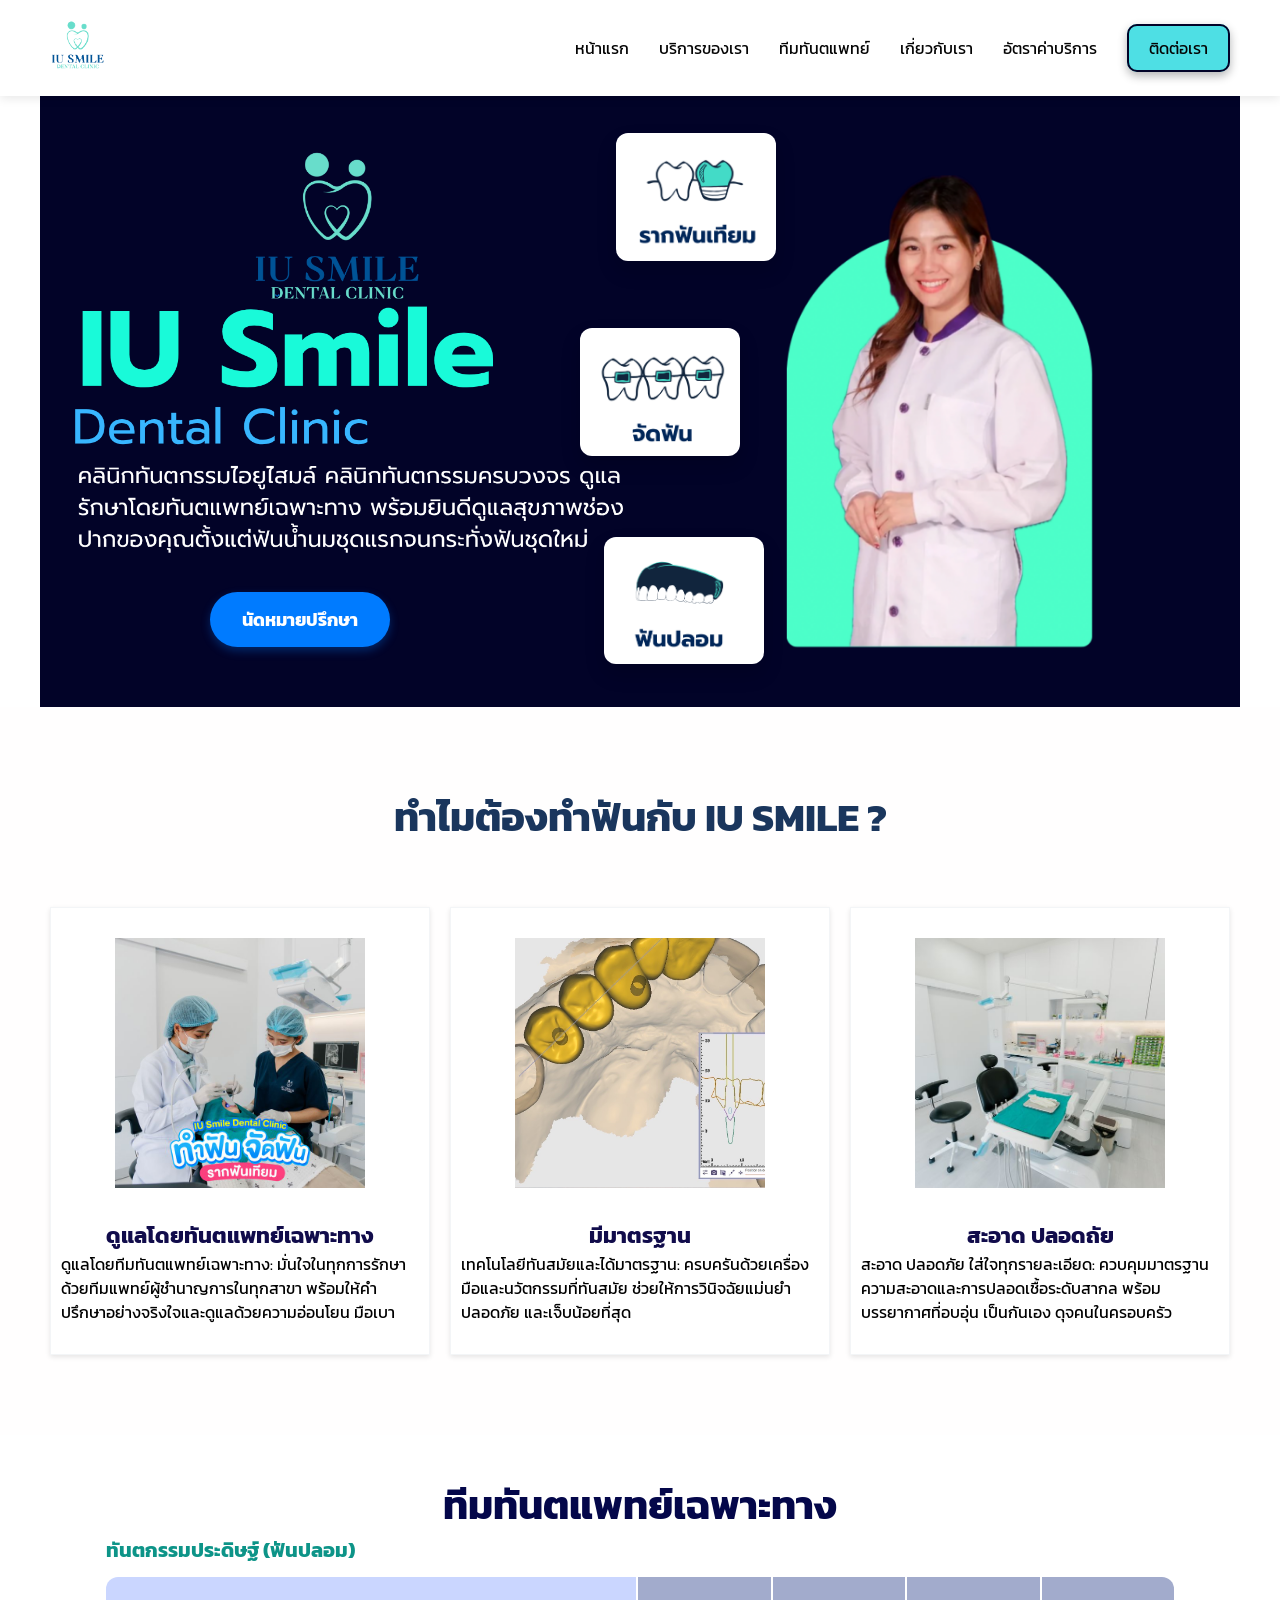
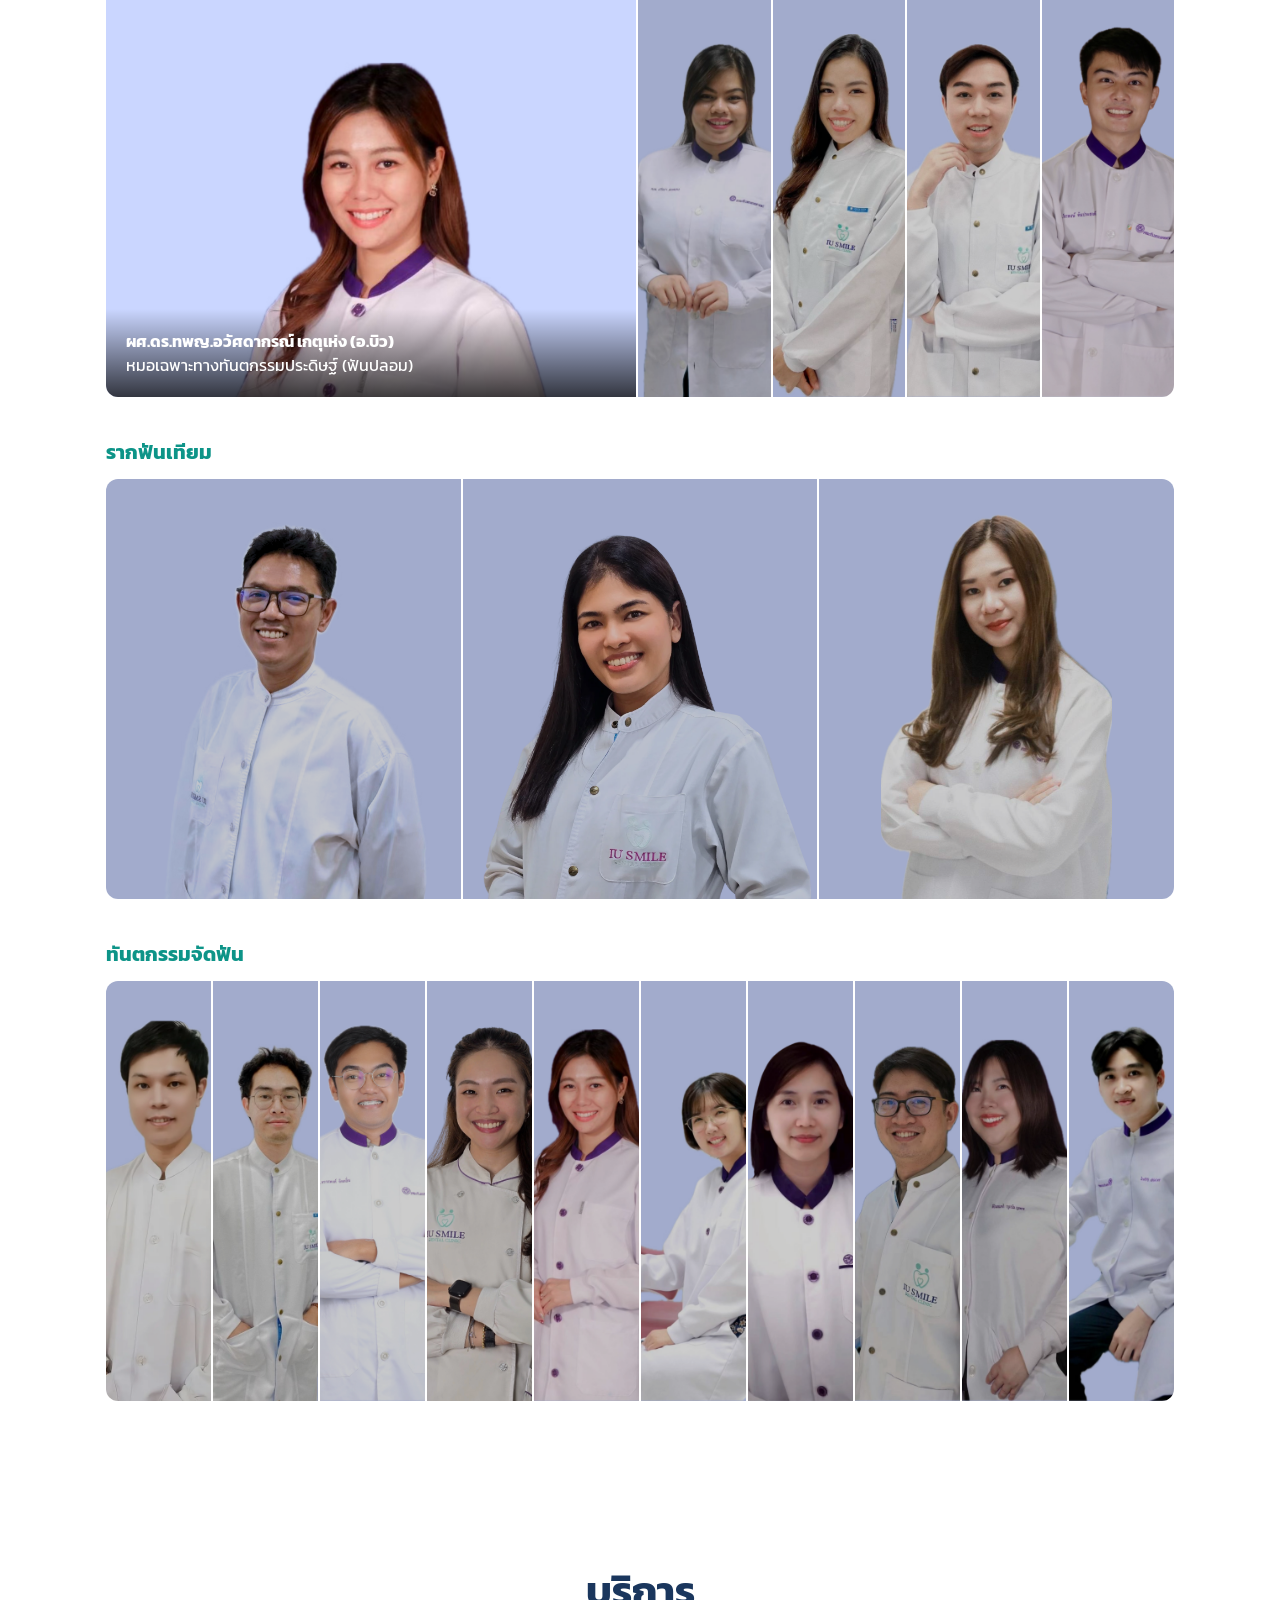
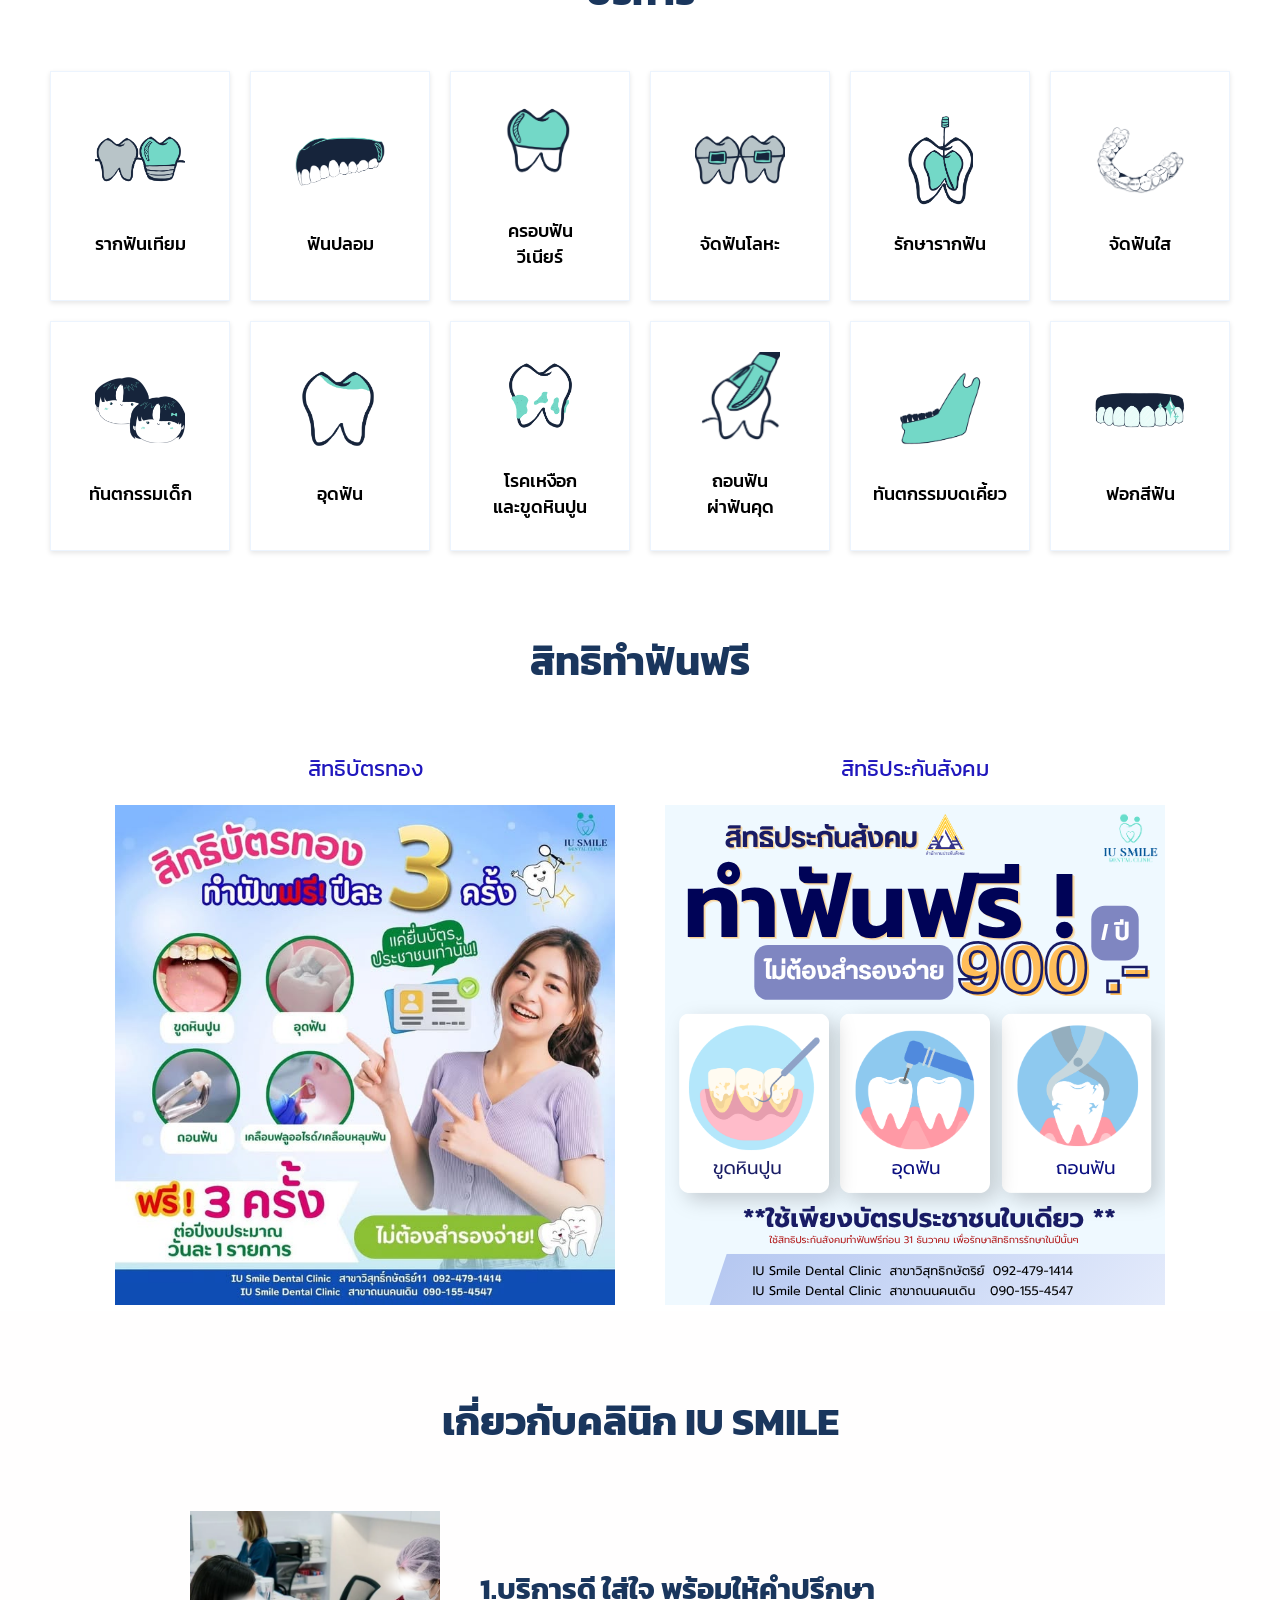
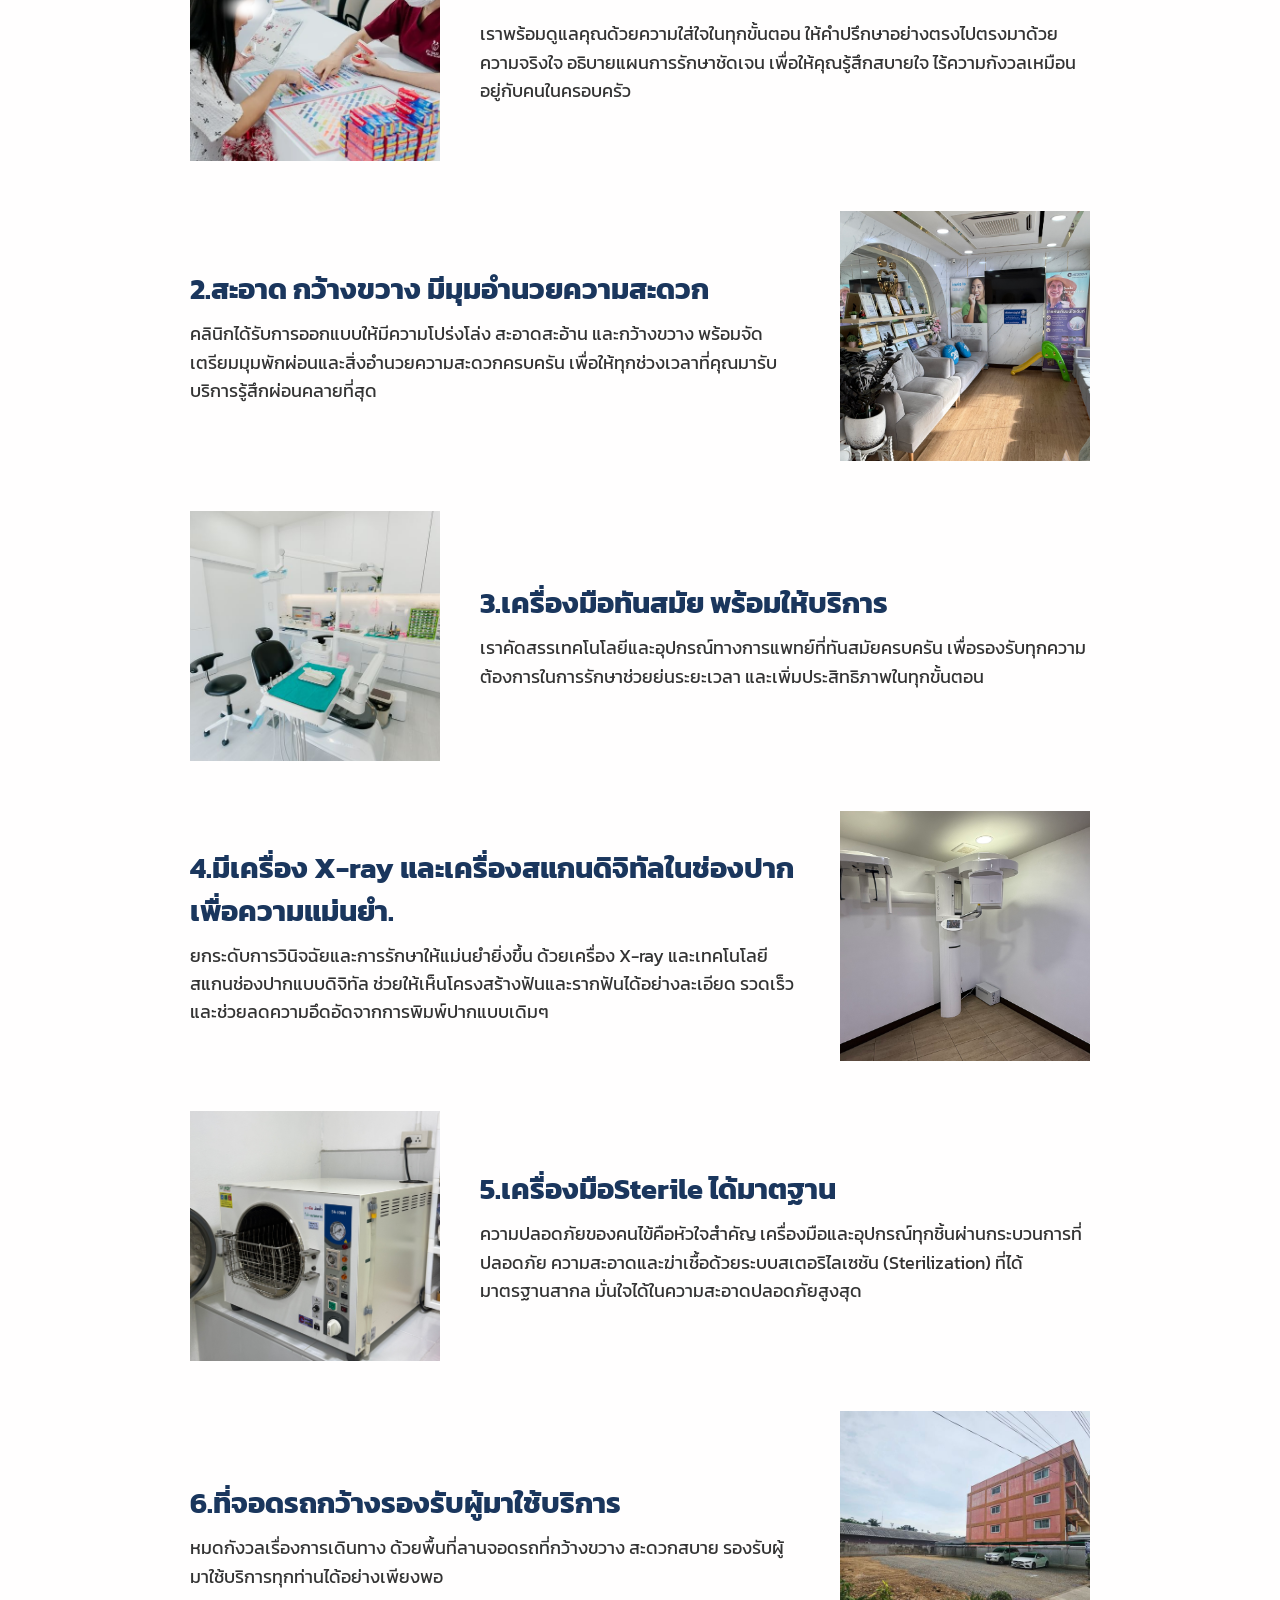
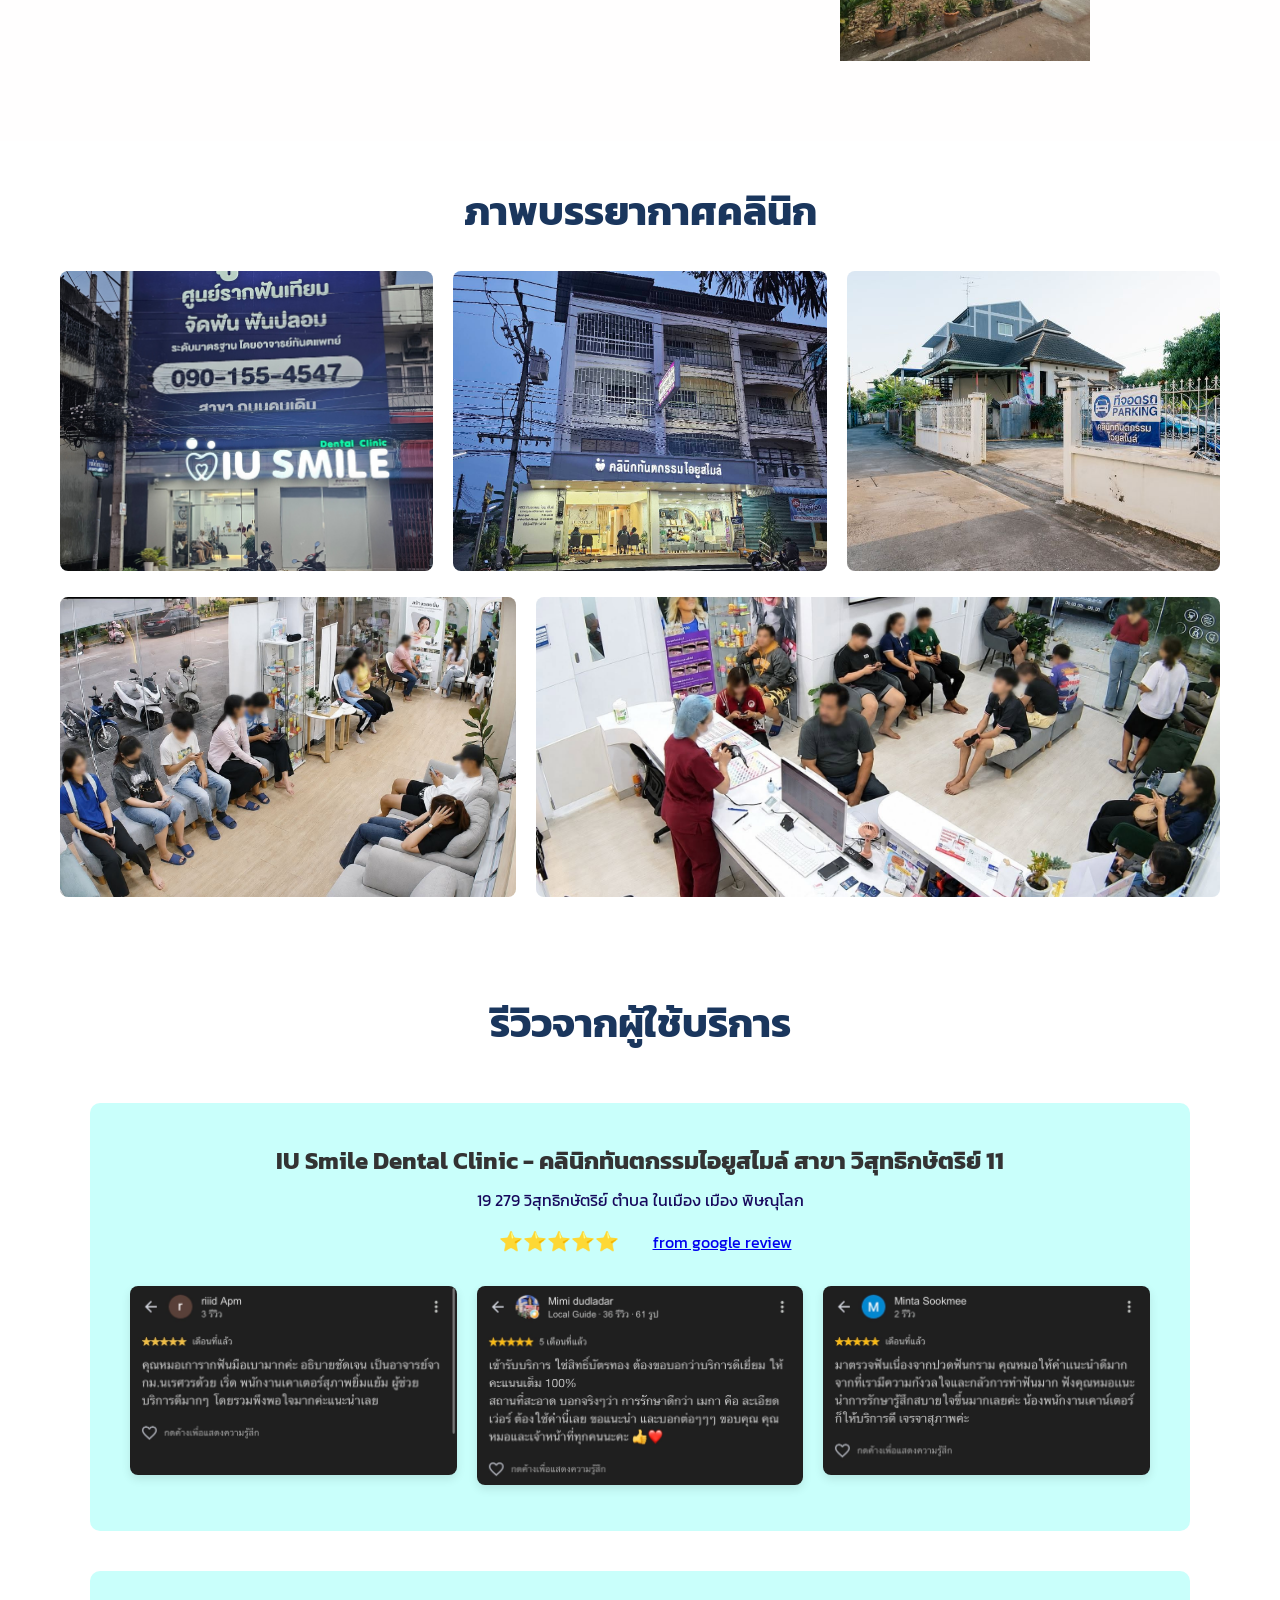
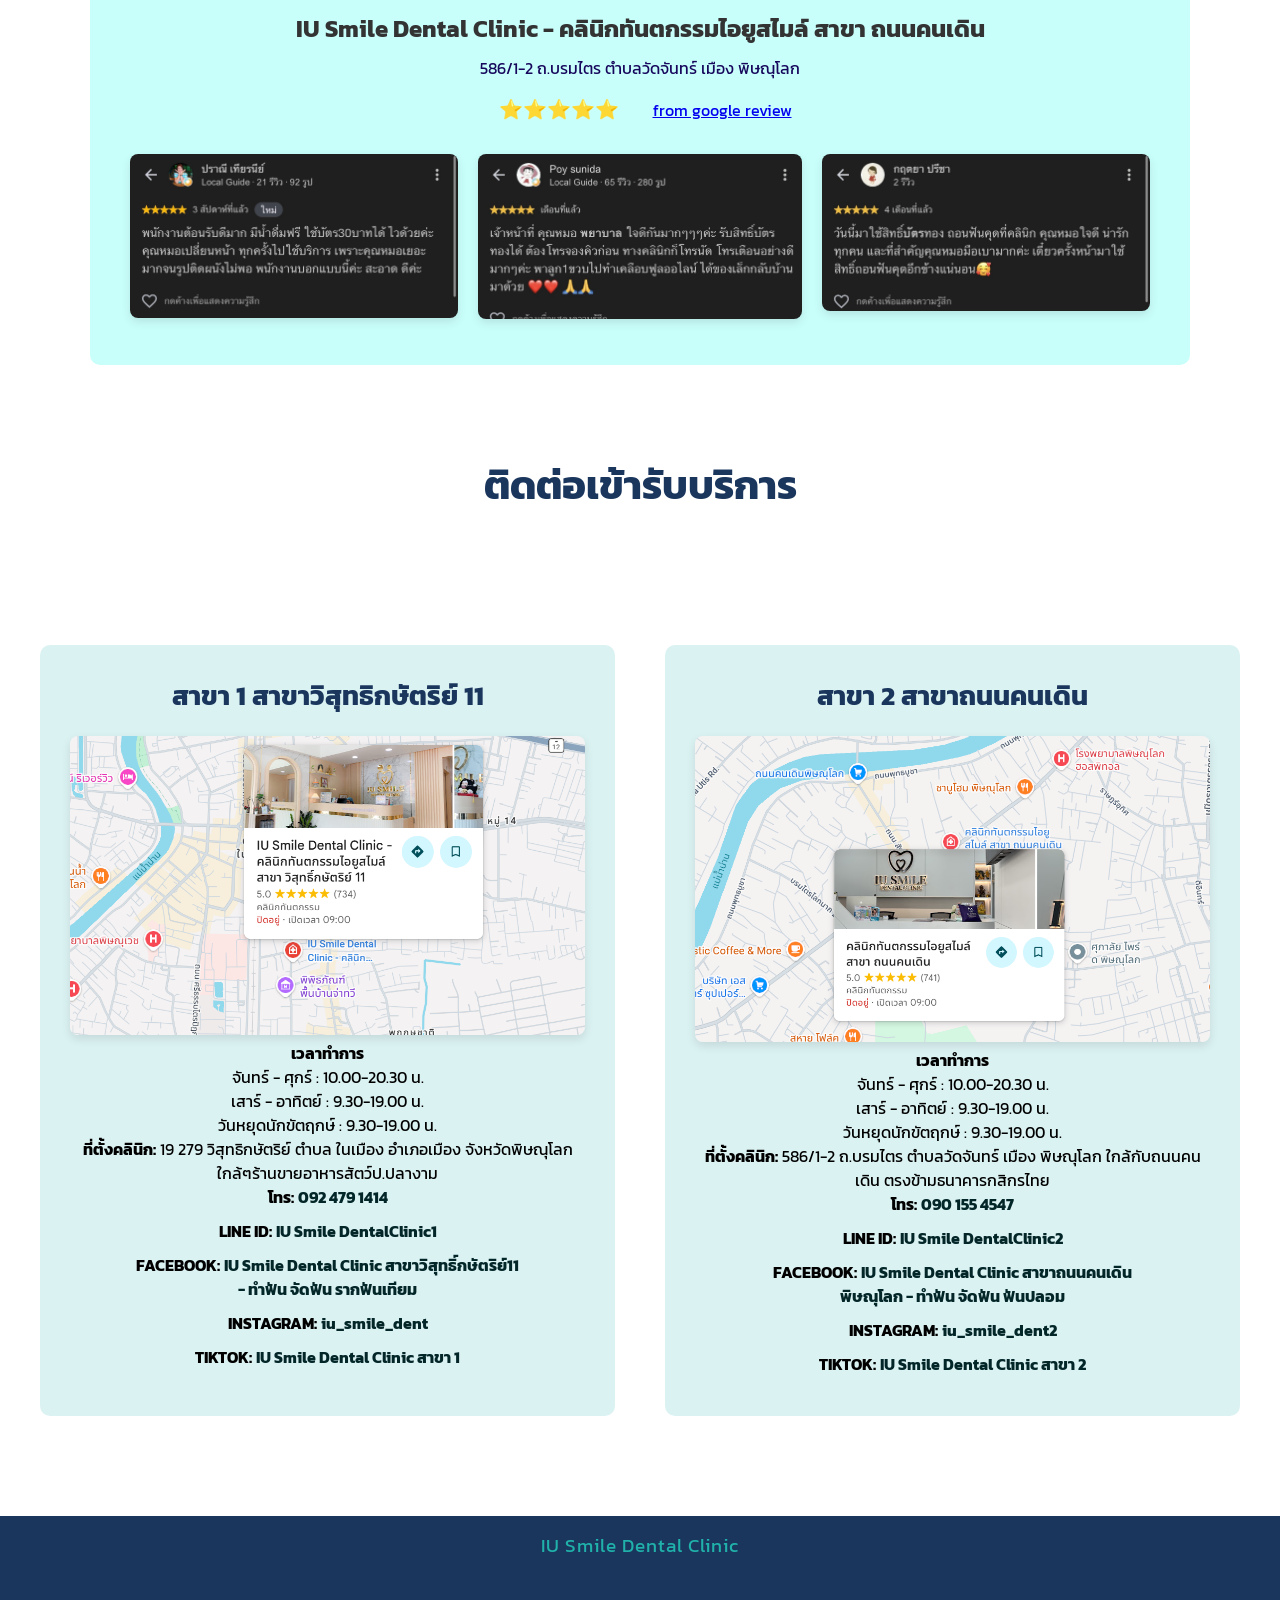
<file: index.html>
<!DOCTYPE html>
<html lang="th">

<head>
    <meta charset="UTF-8">
    <meta name="viewport" content="width=device-width, initial-scale=1.0">
    <title>IU Smile Dental Clinic</title>
    <link rel="preconnect" href="https://fonts.googleapis.com">
    <link rel="preconnect" href="https://fonts.gstatic.com" crossorigin>
    <link href="https://fonts.googleapis.com/css2?family=Kanit:wght@300;400;500;600;700&display=swap" rel="stylesheet">
    <link rel="stylesheet" href="css/style.css">
</head>

<body>
    <header>
        <div class="logo">
            <img src="images/logo.png" alt="โลโก้ IU Smile">
        </div>
        <div class="menu-toggle" id="mobile-menu">
            <span class="bar"></span>
            <span class="bar"></span>
            <span class="bar"></span>
        </div>
        <nav>
            <ul class="nav-list">
                <li><a href="index.html">หน้าแรก</a></li>
                <li class="dropdown">
                    <a href="index.html#services">บริการของเรา</a>
                    <ul class="dropdown-menu">
                        <li><a href="service-implant.html">รากฟันเทียม</a></li>
                        <li><a href="service-denture.html">ฟันปลอม</a></li>
                        <li><a href="service-crown.html">ครอบฟันและวีเนียร์</a></li>
                        <li><a href="service-braces.html">จัดฟันโลหะ</a></li>
                        <li><a href="service-endo.html">รักษารากฟัน</a></li>
                        <li><a href="service-invisalign.html">จัดฟันใส</a></li>
                        <li><a href="service-pedo.html">ทันตกรรมเด็ก</a></li>
                        <li><a href="service-filling.html">อุดฟัน</a></li>
                        <li><a href="service-scaling.html">ขูดหินปูน</a></li>
                        <li><a href="service-sur.html">ถอนฟันผ่าฟันคุด</a></li>
                        <li><a href="service-occ.html">ทันตกรรมบดเคี้ยว</a></li>
                        <li><a href="service-white.html">ฟอกสีฟัน</a></li>

                    </ul>
                </li>

                <li><a href="iu dentist.html">ทีมทันตแพทย์</a></li>
                <li><a href="index.html#about">เกี่ยวกับเรา</a></li>
                <li><a href="iu price.html">อัตราค่าบริการ</a></li>
                <li><a href="index.html#contact" class="contact-btn">ติดต่อเรา</a></li>
            </ul>
        </nav>
    </header>
    <section class="hero-section">
        <div class="hero-left">
            <img src="images/banner.png" alt="IU Smile Banner" class="banner-img">
            <a href="index.html#contact" class="cta-booking-btn">นัดหมายปรึกษา</a>

            <div class="hero-cards-group">
                <img src="images/imp-ele.png" alt="รากฟันเทียม" class="floating-card card-1">
                <img src="images/braces-ele.png" alt="จัดฟัน" class="floating-card card-2">
                <img src="images/denture-ele.png" alt="ฟันปลอม" class="floating-card card-3">
            </div>
        </div>

        <div class="hero-right">
            <img src="images/dr.beau-ele.png" alt="Doctor" class="doctor-img">
        </div>
    </section>

    <section class="function-section">
        <h2>ทำไมต้องทำฟันกับ IU SMILE ?</h2>
        <div grid class="function-grid">
            <div class="function-card">
                <img src="images/dentist.care.jpeg" alt="รูปชั่วคราว 1">
                <div class="function-text">
                    <h3>ดูแลโดยทันตแพทย์เฉพาะทาง</h3>
                    <p>ดูแลโดยทีมทันตแพทย์เฉพาะทาง: มั่นใจในทุกการรักษาด้วยทีมแพทย์ผู้ชำนาญการในทุกสาขา
                        พร้อมให้คำปรึกษาอย่างจริงใจและดูแลด้วยความอ่อนโยน มือเบา</p>
                </div>
            </div>

            <div class="function-card">
                <img src="images/techiu.jpg" alt="รูปชั่วคราว 2">
                <div class="function-text">
                    <h3>มีมาตรฐาน</h3>
                    <p>เทคโนโลยีทันสมัยและได้มาตรฐาน: ครบครันด้วยเครื่องมือและนวัตกรรมที่ทันสมัย
                        ช่วยให้การวินิจฉัยแม่นยำ ปลอดภัย และเจ็บน้อยที่สุด</p>
                </div>
            </div>

            <div class="function-card">
                <img src="images/unit.jpeg" alt="รูปชั่วคราว 3">
                <div class="function-text">
                    <h3>สะอาด ปลอดถัย</h3>
                    <p>สะอาด ปลอดภัย ใส่ใจทุกรายละเอียด: ควบคุมมาตรฐานความสะอาดและการปลอดเชื้อระดับสากล
                        พร้อมบรรยากาศที่อบอุ่น เป็นกันเอง ดุจคนในครอบครัว</p>
                </div>
            </div>
        </div>
    </section>
    <section class="dentist-team-section">
        <h2>ทีมทันตแพทย์เฉพาะทาง</h2>
        <div class="specialty-group">
            <h3 class="specialty-title">ทันตกรรมประดิษฐ์ (ฟันปลอม)</h3>
            <div class="accordion-gallery">
                <div class="doctor-card active">
                    <img src="images/dr.beau.png" alt="ทพ. ชื่อ-นามสกุล">
                    <div class="doctor-info">
                        <h4>ผศ.ดร.ทพญ.อวัศดากรณ์ เกตุเห่ง (อ.บิว)</h4>
                        <p>หมอเฉพาะทางทันตกรรมประดิษฐ์ (ฟันปลอม)</p>
                    </div>
                </div>
                <div class="doctor-card">
                    <img src="images/dr.off.png" alt="ทพญ. ชื่อ-นามสกุล">
                    <div class="doctor-info">
                        <h4>อ.ทพญ.ดร.ปวีนา คงคอน (อ.ออฟ)</h4>
                        <p>หมอเฉพาะทางทันตกรรมประดิษฐ์ (ฟันปลอม)</p>
                    </div>
                </div>

                <div class="doctor-card">
                    <img src="images/dr.ploy.png" alt="ทพญ. ชื่อ-นามสกุล">
                    <div class="doctor-info">
                        <h4>อ.ทพญ.ดร.เพียงขวัญ สายประเสริฐ (อ.พลอย)</h4>
                        <p>หมอเฉพาะทางทันตกรรมประดิษฐ์ (ฟันปลอม)</p>
                    </div>
                </div>
                <div class="doctor-card">
                    <img src="images/dr.prem.png" alt="ทพญ. ชื่อ-นามสกุล">
                    <div class="doctor-info">
                        <h4>อ.ทพ.ดร.สันติภาพ เก่งธัญกิจ (อ.เปรม)</h4>
                        <p>หมอเฉพาะทางทันตกรรมประดิษฐ์ (ฟันปลอม)</p>
                    </div>
                </div>
                <div class="doctor-card">
                    <img src="images/dr.mix.png" alt="ทพญ. ชื่อ-นามสกุล">
                    <div class="doctor-info">
                        <h4>อ.ทพ.ดร.อังกูร เขาเหิน (อ.มิก)</h4>
                        <p>หมอเฉพาะทางทันตกรรมประดิษฐ์ (ฟันปลอม)</p>
                    </div>
                </div>
            </div>
        </div>

        <div class="specialty-group">
            <h3 class="specialty-title">รากฟันเทียม</h3>
            <div class="accordion-gallery">
                <div class="doctor-card">
                    <img src="images/dr.mint.png" alt="ทพญ. ชื่อ-นามสกุล">
                    <div class="doctor-info">
                        <h4>ผศ.ดร.ทพ.ธีรวัฒน์ สุขไผ่ตา (อ.มิ้น)</h4>
                        <p>หมอเฉพาะทางรากฟันเทียม และ ศัลยศาสตร์ช่องปาก</p>
                    </div>
                </div>
                <div class="doctor-card">
                    <img src="images/dr.pum.png" alt="ทพญ. ชื่อ-นามสกุล">
                    <div class="doctor-info">
                        <h4>อ.ทพญ. ชัญญรัช เกียรติตั้ง (อ.ปุ้ม)</h4>
                        <p>หมอเฉพาะทางรากฟันเทียม และ ศัลยศาสตร์ช่องปาก</p>
                    </div>
                </div>
                <div class="doctor-card">
                    <img src="images/dr.feang.png" alt="ทพญ. ชื่อ-นามสกุล">
                    <div class="doctor-info">
                        <h4>อ.ทพญ.กรรณิกา รุ่งแสง (อ.แฟง)</h4>
                        <p>หมอเฉพาะทางรากฟันเทียม และ ศัลยศาสตร์ช่องปาก</p>
                    </div>
                </div>
            </div>
        </div>


        <div class="specialty-group">
            <h3 class="specialty-title">ทันตกรรมจัดฟัน</h3>
            <div class="accordion-gallery">
                <div class="doctor-card">
                    <img src="images/dr.sun.png" alt="ทพญ. ชื่อ-นามสกุล">
                    <div class="doctor-info">
                        <h4>ทพ.อุดม ศศิกรวงศ์ (อ.ซัน)</h4>
                        <p>หมอเฉพาะทางจัดฟัน</p>
                    </div>
                </div>
                 <div class="doctor-card">
                    <img src="images/dr.bank.png" alt="ทพญ. ชื่อ-นามสกุล">
                    <div class="doctor-info">
                        <h4>อ.ทพ.ดร.ชัชชน เสนาวิน (อ.แบงค์)</h4>
                        <p>หมอเฉพาะทางจัดฟัน</p>
                    </div>
                </div>
                 <div class="doctor-card">
                    <img src="images/dr.jake.png" alt="ทพญ. ชื่อ-นามสกุล">
                    <div class="doctor-info">
                        <h4>อ.ทพ.ดร.อรรถพงษ์ ดีดกลิ่น (อ.แจ็ค)</h4>
                        <p>หมอเฉพาะทางจัดฟัน</p>
                    </div>
                </div>
                 <div class="doctor-card">
                    <img src="images/dr.jai.png" alt="ทพญ. ชื่อ-นามสกุล">
                    <div class="doctor-info">
                        <h4>ดร.ทพญ.สิริกร เตชะฤดีวรรณ (อ.จ๋าย)</h4>
                        <p>หมอเฉพาะทางจัดฟัน</p>
                    </div>
                </div>
                 <div class="doctor-card">
                    <img src="images/dr.beau.png" alt="ทพญ. ชื่อ-นามสกุล">
                    <div class="doctor-info">
                        <h4>ผศ.ดร.ทพญ.อวัศดากรณ์ เกตุเห่ง (อ.บิว )</h4>
                        <p>หมอเฉพาะทางจัดฟัน</p>
                    </div>
                </div>
                 <div class="doctor-card">
                    <img src="images/dr.dare.png" alt="ทพญ. ชื่อ-นามสกุล">
                    <div class="doctor-info">
                        <h4>อ.ทพญ.ดร.ชัญญานุช ธรีวงศ์ (อ.แด้)</h4>
                        <p>หมอเฉพาะทางจัดฟัน</p>
                    </div>
                </div>
                 <div class="doctor-card">
                    <img src="images/dr.koi.png" alt="ทพญ. ชื่อ-นามสกุล">
                    <div class="doctor-info">
                        <h4>ผศ.ดร.ทพญ.จุฑามาศ ดีโพธิ์ (อ.ก้อย)</h4>
                        <p>หมอเฉพาะทางจัดฟัน</p>
                    </div>
                </div>
                 <div class="doctor-card">
                    <img src="images/dr.tam.png" alt="ทพญ. ชื่อ-นามสกุล">
                    <div class="doctor-info">
                        <h4>ผศ.ดร.ทพ.อริยะ จันทรมณี (อ.แต๋ม)</h4>
                        <p>หมอเฉพาะทางจัดฟัน</p>
                    </div>
                </div>
                 <div class="doctor-card">
                    <img src="images/dr.jah.png" alt="ทพญ. ชื่อ-นามสกุล">
                    <div class="doctor-info">
                        <h4>อ.ทพญ.ดร.ณิรญา ก้อนสมบัติ (อ.จ้า)</h4>
                        <p>หมอเฉพาะทางจัดฟัน</p>
                    </div>
                </div>
                 <div class="doctor-card">
                    <img src="images/dr.kit.png" alt="ทพญ. ชื่อ-นามสกุล">
                    <div class="doctor-info">
                        <h4>อ.ทพ.ดร.กิตติชัย สิรีรัตน์ (อ.กิต)</h4>
                        <p>หมอเฉพาะทางจัดฟัน</p>
                    </div>
                </div>
            </div>
        </div>
    </section>
    <section id="services" class="services-section">
        <h2>บริการ</h2>
        <div class="services-grid">
            <div class="service-card">
                <a href="service-implant.html">
                    <img src="images/s.imp.png" alt="รากฟันเทียม">
                    <h3>รากฟันเทียม</h3>
                </a>
            </div>
            <div class="service-card">
                <a href="service-denture.html">
                    <img src="images/s.dent.png" alt="ฟันปลอม">
                    <h3>ฟันปลอม</h3>
                </a>
            </div>
            <div class="service-card">
                <a href="service-crown.html">
                    <img src="images/s.crown.png" alt="ครอบฟัน วีเนียร์">
                    <h3>ครอบฟัน<br>วีเนียร์</h3>
                </a>
            </div>
            <div class="service-card">
                <a href="service-braces.html">
                    <img src="images/s.braces.png" alt="จัดฟันโลหะ">
                    <h3>จัดฟันโลหะ</h3>
                </a>
            </div>
            <div class="service-card">
                <a href="service-endo.html">
                    <img src="images/s.endo.png" alt="รักษารากฟัน">
                    <h3>รักษารากฟัน</h3>
                </a>
            </div>
            <div class="service-card">
                <a href="service-invisalign.html">
                    <img src="images/s.invis.png" alt="จัดฟันใส">
                    <h3>จัดฟันใส</h3>
                </a>
            </div>
            <div class="service-card">
                <a href="service-pedo.html">
                    <img src="images/s.kid.png" alt="ทันตกรรมเด็ก">
                    <h3>ทันตกรรมเด็ก</h3>
                </a>
            </div>
            <div class="service-card">
                <a href="service-filling.html">
                    <img src="images/s.fill.png" alt="อุดฟัน">
                    <h3>อุดฟัน</h3>
                </a>
            </div>
            <div class="service-card">
                <a href="service-scaling.html">
                    <img src="images/s.sc.png" alt="โรคเหงือกและขูดหินปูน">
                    <h3>โรคเหงือก<br>และขูดหินปูน</h3>
                </a>
            </div>
            <div class="service-card">
                <a href="service-sur.html">
                    <img src="images/s.sur.png" alt="ถอนฟันและผ่าฟันคุด">
                    <h3>ถอนฟัน <br>ผ่าฟันคุด</h3>
                </a>
            </div>

            <div class="service-card">
                <a href="service-occ.html">
                    <img src="images/s.occ.png" alt="ทันตกรรมบดเคี้ยว">
                    <h3>ทันตกรรมบดเคี้ยว</h3>
                </a>
            </div>

            <div class="service-card">
                <a href="service-white.html">
                    <img src="images/s.white.png" alt="ฟอกสีฟัน">
                    <h3>ฟอกสีฟัน</h3>
                </a>
            </div>
        </div>

        </div>
    </section>

    <section class="free-dental">
        <h2>สิทธิทำฟันฟรี</h2>
        <div class="free-dental-grid">
            <div class="free-dental-card">
                <p>สิทธิบัตรทอง</p>
                <img src="images/nsso.jpg" alt="สิทธิบัตรทอง">
            </div>

            <div class="free-dental-card">
                <p>สิทธิประกันสังคม</p>
                <img src="images/sos.png" alt="สิทธิประกันสังคม">
            </div>

        </div>
    </section>

    <section id="about" class="about-section">
        <h2>เกี่ยวกับคลินิก IU SMILE</h2>
        <div class="about-container">
            <div class="about-card">
                <img src="images/goodservice.png" alt="รูปชั่วคราว 1">
                <div class="about-text">
                    <h3>1.บริการดี ใส่ใจ พร้อมให้คำปรึกษา</h3>
                    <p>เราพร้อมดูแลคุณด้วยความใส่ใจในทุกขั้นตอน ให้คำปรึกษาอย่างตรงไปตรงมาด้วยความจริงใจ
                        อธิบายแผนการรักษาชัดเจน เพื่อให้คุณรู้สึกสบายใจ ไร้ความกังวลเหมือนอยู่กับคนในครอบครัว</p>
                </div>
            </div>
            <div class="about-card">
                <img src="images/clinic.jpg" alt="รูปชั่วคราว 1">
                <div class="about-text">
                    <h3>2.สะอาด กว้างขวาง มีมุมอำนวยความสะดวก</h3>
                    <p> คลินิกได้รับการออกแบบให้มีความโปร่งโล่ง สะอาดสะอ้าน และกว้างขวาง
                        พร้อมจัดเตรียมมุมพักผ่อนและสิ่งอำนวยความสะดวกครบครัน
                        เพื่อให้ทุกช่วงเวลาที่คุณมารับบริการรู้สึกผ่อนคลายที่สุด</p>
                </div>
            </div>
            <div class="about-card">
                <img src="images/unit.jpeg" alt="รูปชั่วคราว 1">
                <div class="about-text">
                    <h3>3.เครื่องมือทันสมัย พร้อมให้บริการ</h3>
                    <p>เราคัดสรรเทคโนโลยีและอุปกรณ์ทางการแพทย์ที่ทันสมัยครบครัน
                        เพื่อรองรับทุกความต้องการในการรักษาช่วยย่นระยะเวลา และเพิ่มประสิทธิภาพในทุกขั้นตอน </p>
                </div>
            </div>
            <div class="about-card">
                <img src="images/x-ray.jpg" alt="รูปชั่วคราว 1">
                <div class="about-text">
                    <h3>4.มีเครื่อง X-ray และเครื่องสแกนดิจิทัลในช่องปากเพื่อความแม่นยำ.</h3>
                    <p>ยกระดับการวินิจฉัยและการรักษาให้แม่นยำยิ่งขึ้น ด้วยเครื่อง X-ray
                        และเทคโนโลยีสแกนช่องปากแบบดิจิทัล ช่วยให้เห็นโครงสร้างฟันและรากฟันได้อย่างละเอียด รวดเร็ว
                        และช่วยลดความอึดอัดจากการพิมพ์ปากแบบเดิมๆ</p>
                </div>
            </div>
            <div class="about-card">
                <img src="images/aurtocave.jpg" alt="รูปชั่วคราว 1">
                <div class="about-text">
                    <h3>5.เครื่องมือSterile ได้มาตฐาน</h3>
                    <p>ความปลอดภัยของคนไข้คือหัวใจสำคัญ เครื่องมือและอุปกรณ์ทุกชิ้นผ่านกระบวนการที่ปลอดภัย
                        ความสะอาดและฆ่าเชื้อด้วยระบบสเตอริไลเซชัน (Sterilization) ที่ได้มาตรฐานสากล
                        มั่นใจได้ในความสะอาดปลอดภัยสูงสุด</p>
                </div>
            </div>
            <div class="about-card">
                <img src="images/carpark.jpeg" alt="รูปชั่วคราว 1">
                <div class="about-text">
                    <h3>6.ที่จอดรถกว้างรองรับผู้มาใช้บริการ</h3>
                    <p>หมดกังวลเรื่องการเดินทาง ด้วยพื้นที่ลานจอดรถที่กว้างขวาง สะดวกสบาย
                        รองรับผู้มาใช้บริการทุกท่านได้อย่างเพียงพอ</p>
                </div>
            </div>
        </div>
    </section>
    <section class="about-gallery">
        <h2>ภาพบรรยากาศคลินิก</h2>
        <div class="gallery-row top-row">
            <div class="gallery-item"><img src="images/font.iu2.jpeg" alt="รูปที่ 1"></div>
            <div class="gallery-item"><img src="images/iuf.jpg" alt="รูปที่ 2"></div>
            <div class="gallery-item"><img src="images/iu2park.jpeg" alt="รูปที่ 3"></div>
        </div>
        <div class="gallery-row bottom-row">
            <div class="gallery-item"><img src="images/patainiu1.jpg" alt="รูปที่ 4"></div>
            <div class="gallery-item"><img src="images/patainiu2.jpg" alt="รูปที่ 5"></div>
        </div>
    </section>

    <section id="reviews" class="reviews-section">
        <h2>รีวิวจากผู้ใช้บริการ</h2>
        <div class="branch-review-container">
            <div class="branch-header">
                <h3>IU Smile Dental Clinic - คลินิกทันตกรรมไอยูสไมล์ สาขา วิสุทธิกษัตริย์ 11</h3>
                <p>19 279 วิสุทธิกษัตริย์ ตำบล ในเมือง เมือง พิษณุโลก</p>
                <div class="rating-info">
                    <span class="rating-stars">⭐⭐⭐⭐⭐</span>
                    <span class="rating-source"><a href="https://maps.app.goo.gl/tGJxSrmq51fggQEE8" target="_blank"
                            title="ดูแผนที่บน Google Maps">from google review</a></span>
                </div>
            </div>

            <div class="review-images">
                <a href="https://maps.app.goo.gl/tGJxSrmq51fggQEE8" target="_blank"><img src="images/review1.jpg"
                        alt="รีวิวสาขา 1 รูป 1"></a>
                <a href="https://maps.app.goo.gl/tGJxSrmq51fggQEE8" target="_blank"><img src="images/review2.jpg"
                        alt="รีวิวสาขา 1 รูป 2"></a>
                <a href="https://maps.app.goo.gl/tGJxSrmq51fggQEE8" target="_blank"><img src="images/review3.jpg"
                        alt="รีวิวสาขา 1 รูป 3"></a>
            </div>
        </div>
        <div class="branch-review-container">
            <div class="branch-header">
                <h3>IU Smile Dental Clinic - คลินิกทันตกรรมไอยูสไมล์ สาขา ถนนคนเดิน</h3>
                <p>586/1-2 ถ.บรมไตร ตำบลวัดจันทร์ เมือง พิษณุโลก</p>
                <div class="rating-info">
                    <span class="rating-stars">⭐⭐⭐⭐⭐</span>
                    <span class="rating-source"><a href="https://maps.app.goo.gl/4VQQU7dG1U3MeZ7V7" target="_blank"
                            title="ดูแผนที่บน Google Maps">from google review</a></span>
                </div>
            </div>

            <div class="review-images">
                <a href="https://maps.app.goo.gl/4VQQU7dG1U3MeZ7V7" target="_blank"><img src="images/review4.jpg"
                        alt="รีวิวสาขา 2 รูป 1"></a>
                <a href="https://maps.app.goo.gl/4VQQU7dG1U3MeZ7V7" target="_blank"><img src="images/review5.jpg"
                        alt="รีวิวสาขา 2 รูป 2"></a>
                <a href="https://maps.app.goo.gl/4VQQU7dG1U3MeZ7V7" target="_blank"><img src="images/review6.jpg"
                        alt="รีวิวสาขา 2 รูป 3"></a>
            </div>
        </div>


    </section>

    <section id="contact" class="contact-section">
        <h2>ติดต่อเข้ารับบริการ</h2>

        <div class="contact-grid">
            <div class="contact-branch">
                <h3>สาขา 1 สาขาวิสุทธิกษัตริย์ 11</h3>
                <a href="https://maps.app.goo.gl/tGJxSrmq51fggQEE8" target="_blank" title="ดูแผนที่บน Google Maps">
                    <img src="images/map.iu1.png" alt="แผนที่สาขาวิสุทธิกษัตริย์ 11" class="map-image">
                </a>

                <div class="contact-info">
                    <p><strong>เวลาทำการ</strong></p>
                    <p>จันทร์ - ศุกร์ : 10.00-20.30 น.</p>
                    <p>เสาร์ - อาทิตย์ : 9.30-19.00 น.</p>
                    <p>วันหยุดนักขัตฤกษ์ : 9.30-19.00 น.</p>

                    <p><strong>ที่ตั้งคลินิก:</strong> 19 279 วิสุทธิกษัตริย์ ตำบล ในเมือง อำเภอเมือง จังหวัดพิษณุโลก
                        ใกล้ๆร้านขายอาหารสัตว์ป.ปลางาม</p>

                    <ul>
                        <li><strong>โทร:</strong> <a href="tel:0924791414">092 479 1414</a></li>
                        <li><strong>LINE ID:</strong> <a href="https://line.me/R/ti/p/@611upybg" target="_blank">IU
                                Smile DentalClinic1</a></li>
                        <li><strong>FACEBOOK:</strong> <a
                                href="Https://www.facebook.com/share/1KWT6v6W7K/?mibextid=wwXIfr" target="_blank">IU
                                Smile Dental Clinic สาขาวิสุทธิ์กษัตริย์11<br> - ทำฟัน จัดฟัน รากฟันเทียม </a></li>
                        <li><strong>INSTAGRAM:</strong> <a
                                href="https://www.instagram.com/iu_smile_dent?psln=djVyOTd5OGhqYjdt"
                                target="_blank">iu_smile_dent</a></li>
                        <li><strong>TIKTOK:</strong> <a
                                href="https://www.tiktok.com/@iu_smile_dent?_r=1&_t=ZS-9BIKVMe1IcK" target="_blank">IU
                                Smile Dental Clinic สาขา 1</a></li>
                    </ul>
                </div>
            </div>
            <div class="contact-branch">
                <h3>สาขา 2 สาขาถนนคนเดิน</h3>

                <a href="https://maps.app.goo.gl/4VQQU7dG1U3MeZ7V7" target="_blank" title="ดูแผนที่บน Google Maps">
                    <img src="images/map.iu2.png" alt="แผนที่สาขาถนนคนเดิน" class="map-image">
                </a>

                <div class="contact-info">
                    <p><strong>เวลาทำการ</strong></p>
                    <p>จันทร์ - ศุกร์ : 10.00-20.30 น.</p>
                    <p>เสาร์ - อาทิตย์ : 9.30-19.00 น.</p>
                    <p>วันหยุดนักขัตฤกษ์ : 9.30-19.00 น.</p>

                    <p><strong>ที่ตั้งคลินิก:</strong> 586/1-2 ถ.บรมไตร ตำบลวัดจันทร์ เมือง พิษณุโลก ใกล้กับถนนคนเดิน
                        ตรงข้ามธนาคารกสิกรไทย</p>

                    <ul>
                        <li><strong>โทร:</strong> <a href="tel:0901554547">090 155 4547</a></li>
                        <li><strong>LINE ID:</strong> <a href="https://line.me/R/ti/p/@156kwmnh" target="_blank">IU
                                Smile DentalClinic2</a></li>
                        <li><strong>FACEBOOK:</strong> <a
                                href="Https://www.facebook.com/share/1M3TLSRSfN/?mibextid=wwXIfr" target="_blank">IU
                                Smile Dental Clinic สาขาถนนคนเดิน<br> พิษณุโลก - ทำฟัน จัดฟัน ฟันปลอม </a></li>
                        <li><strong>INSTAGRAM:</strong> <a
                                href="https://www.instagram.com/iu_smile_dent2?mdxt=YWJmOWs1YjBqNGZn"
                                target="_blank">iu_smile_dent2</a></li>
                        <li><strong>TIKTOK:</strong> <a
                                href="https://www.tiktok.com/@iusmiledent2?_r=1&_t=ZS-9BIKVcyVvUY" target="_blank">IU
                                Smile Dental Clinic สาขา 2</a></li>
                    </ul>
                </div>
            </div>

        </div>
    </section>
    <section class="site-footer">
        <footer class="site-footer">
            <p>IU Smile Dental Clinic</p>
        </footer>
    </section>
    <script src="script.js"></script>
</body>

</html>
</file>
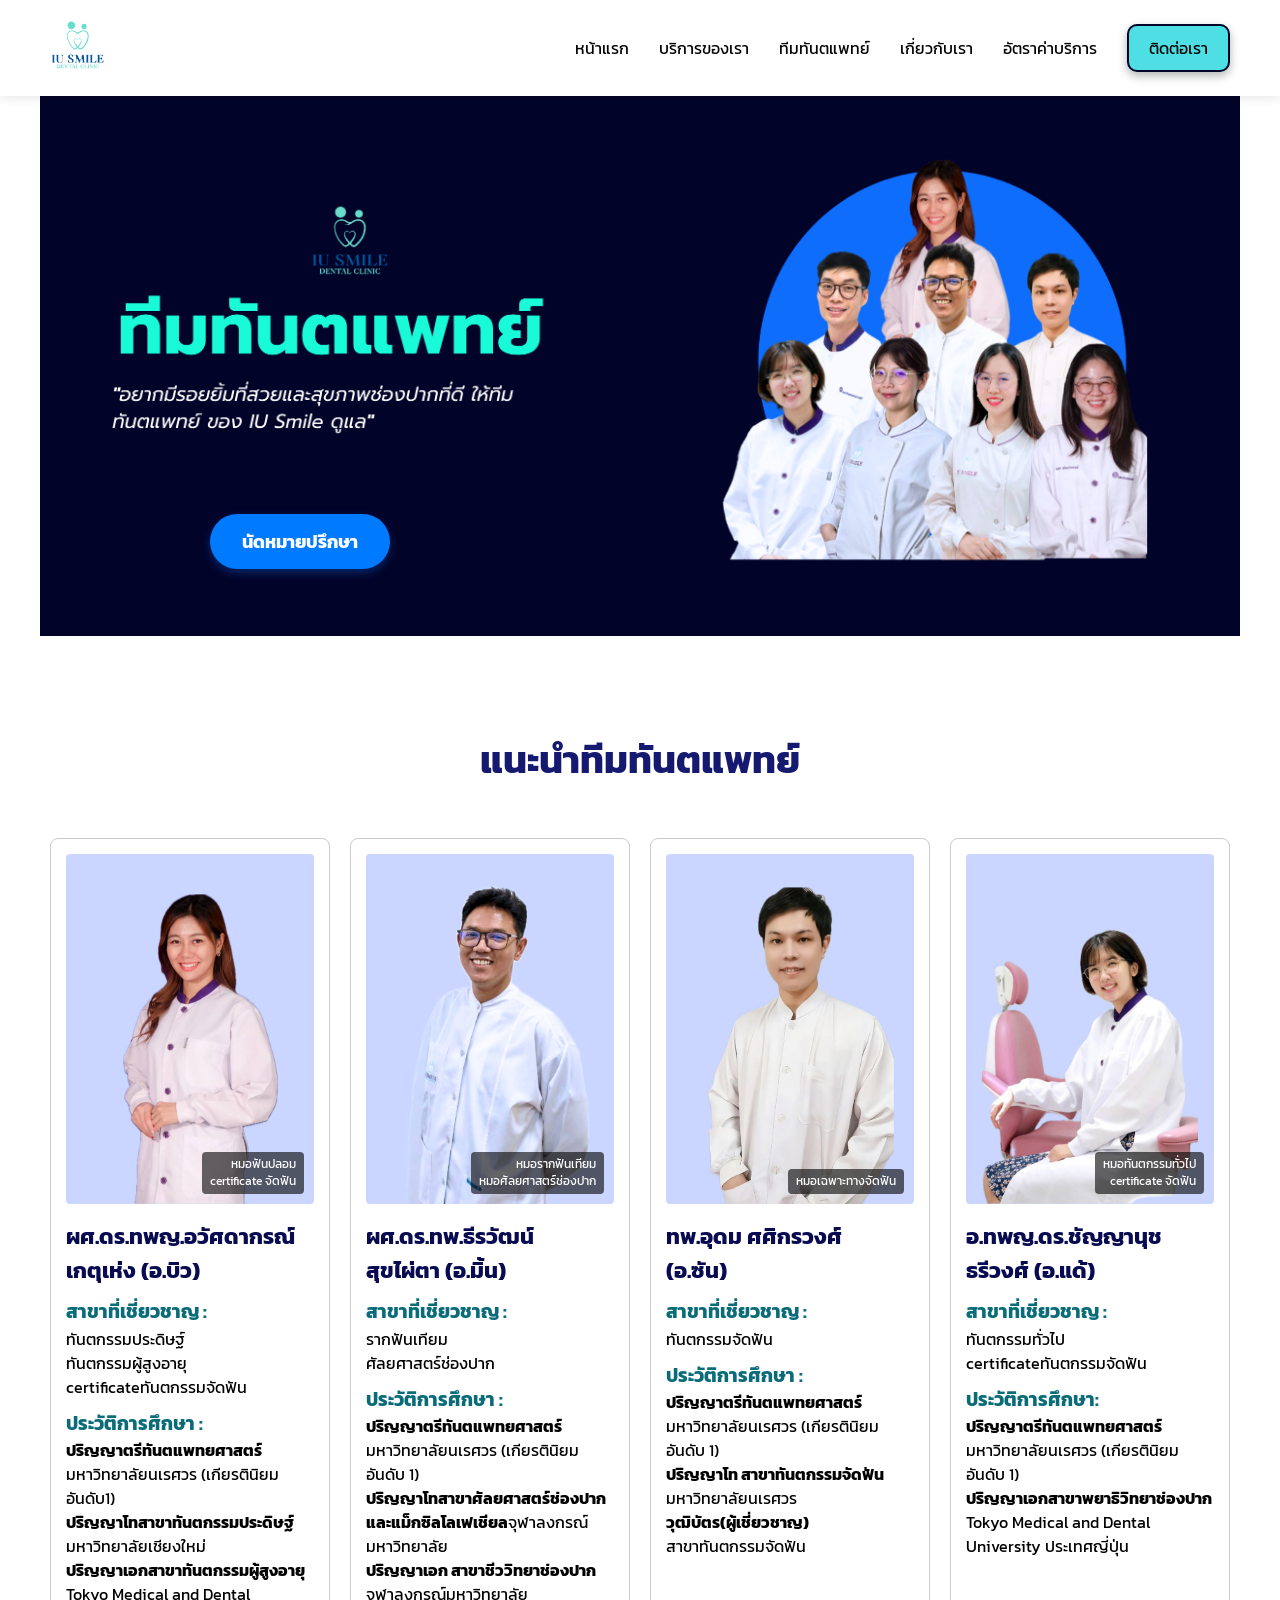
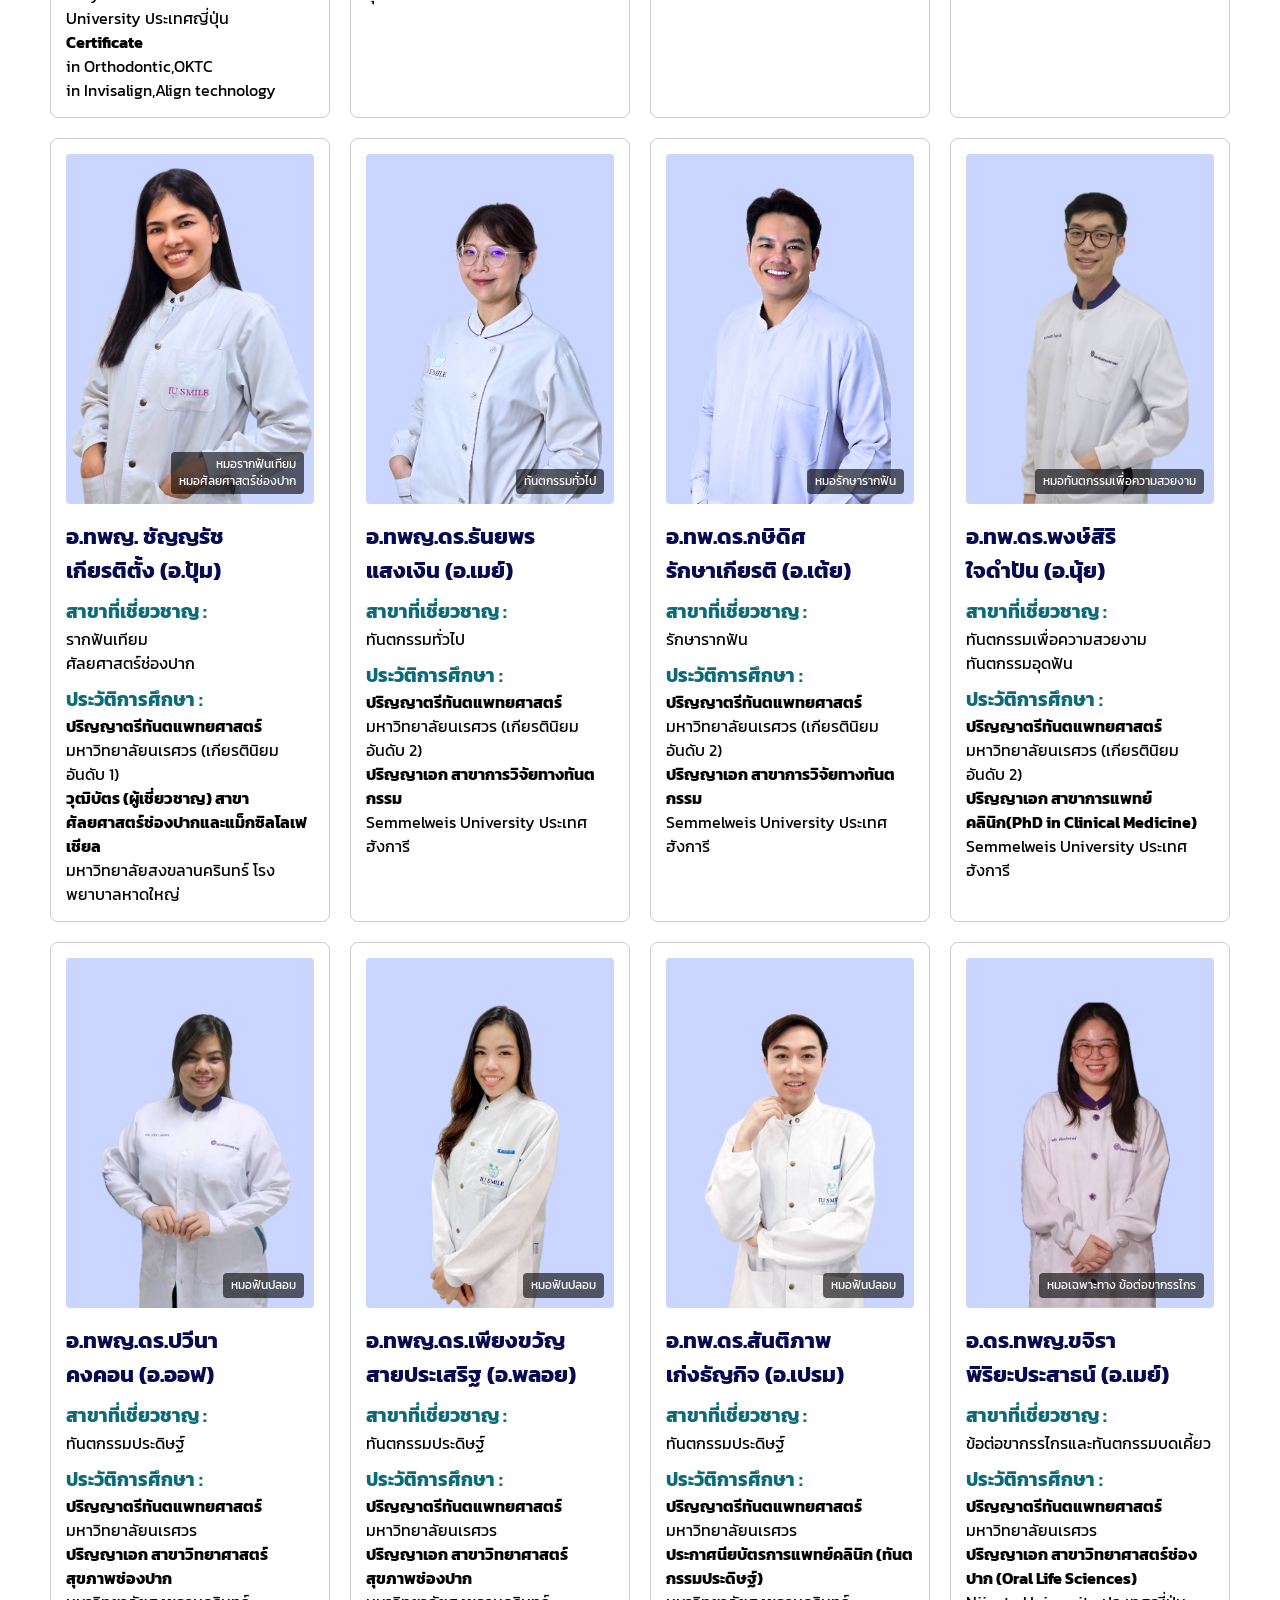
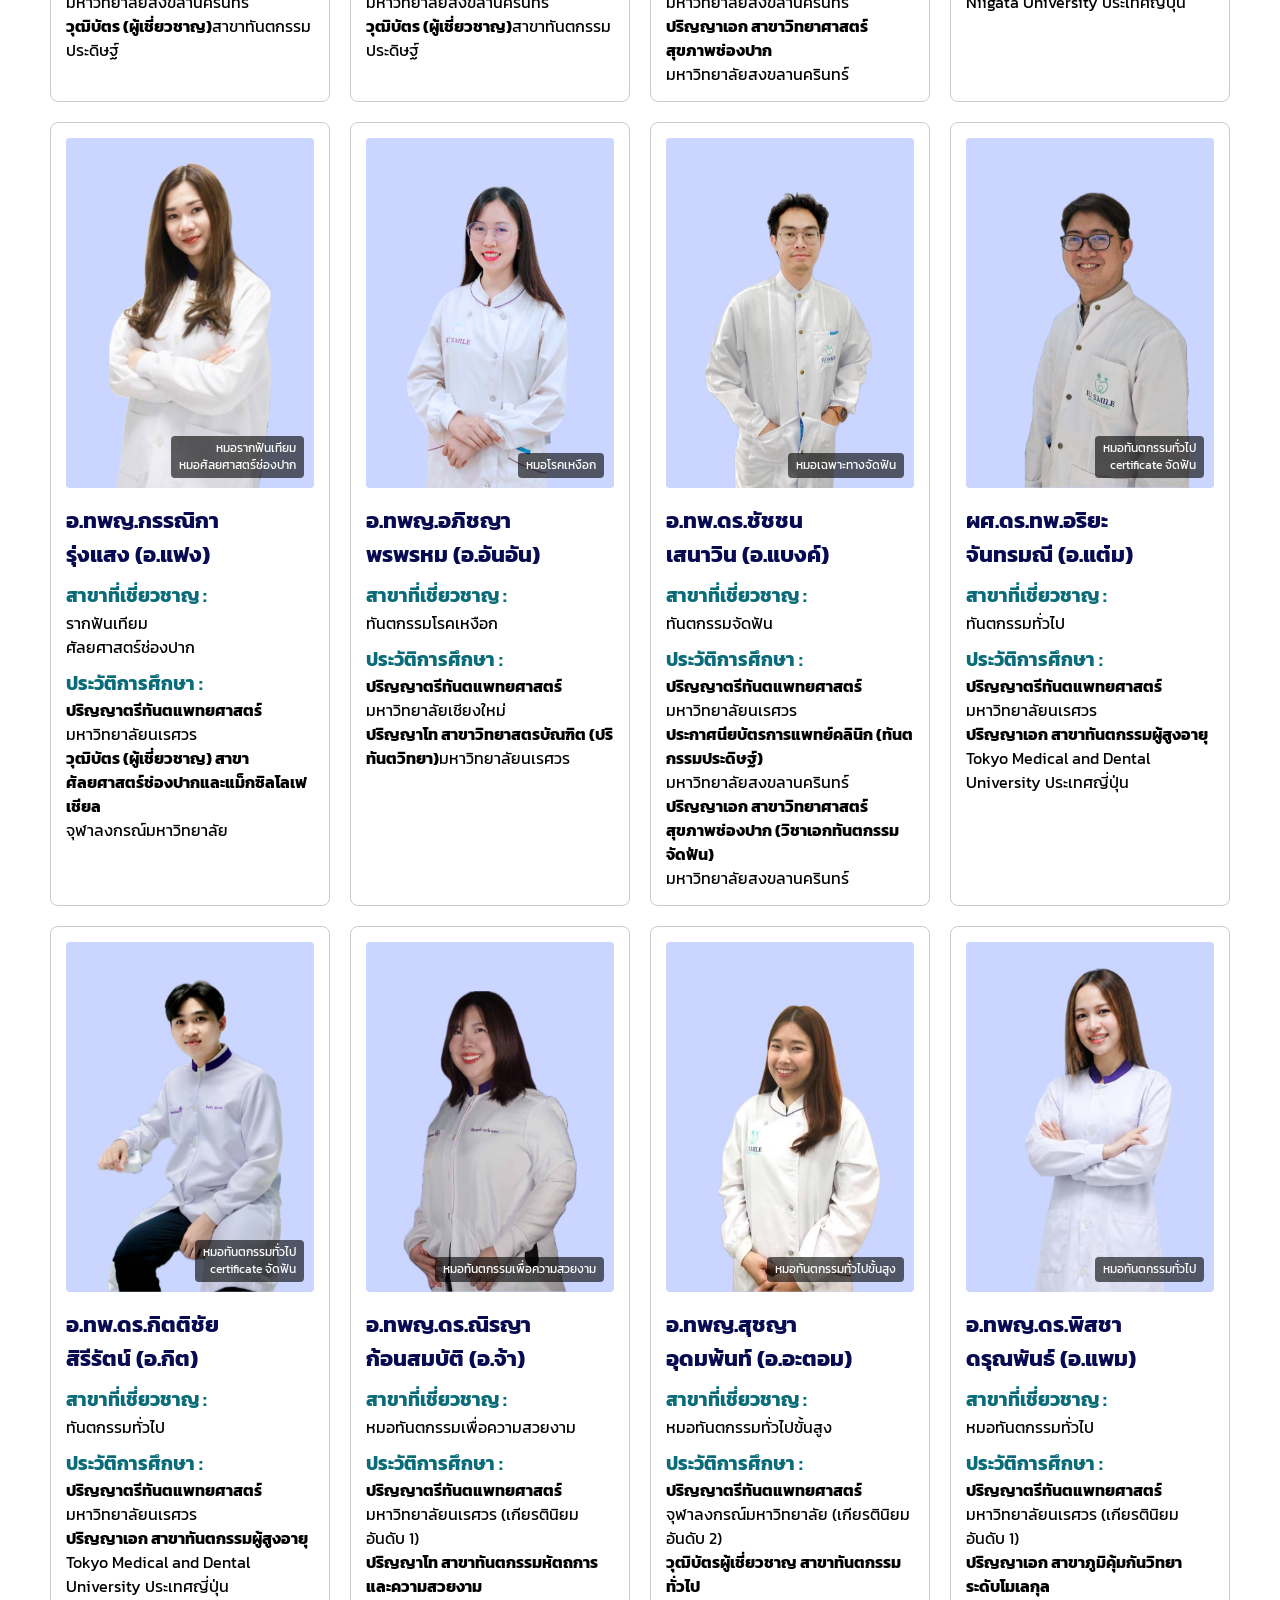
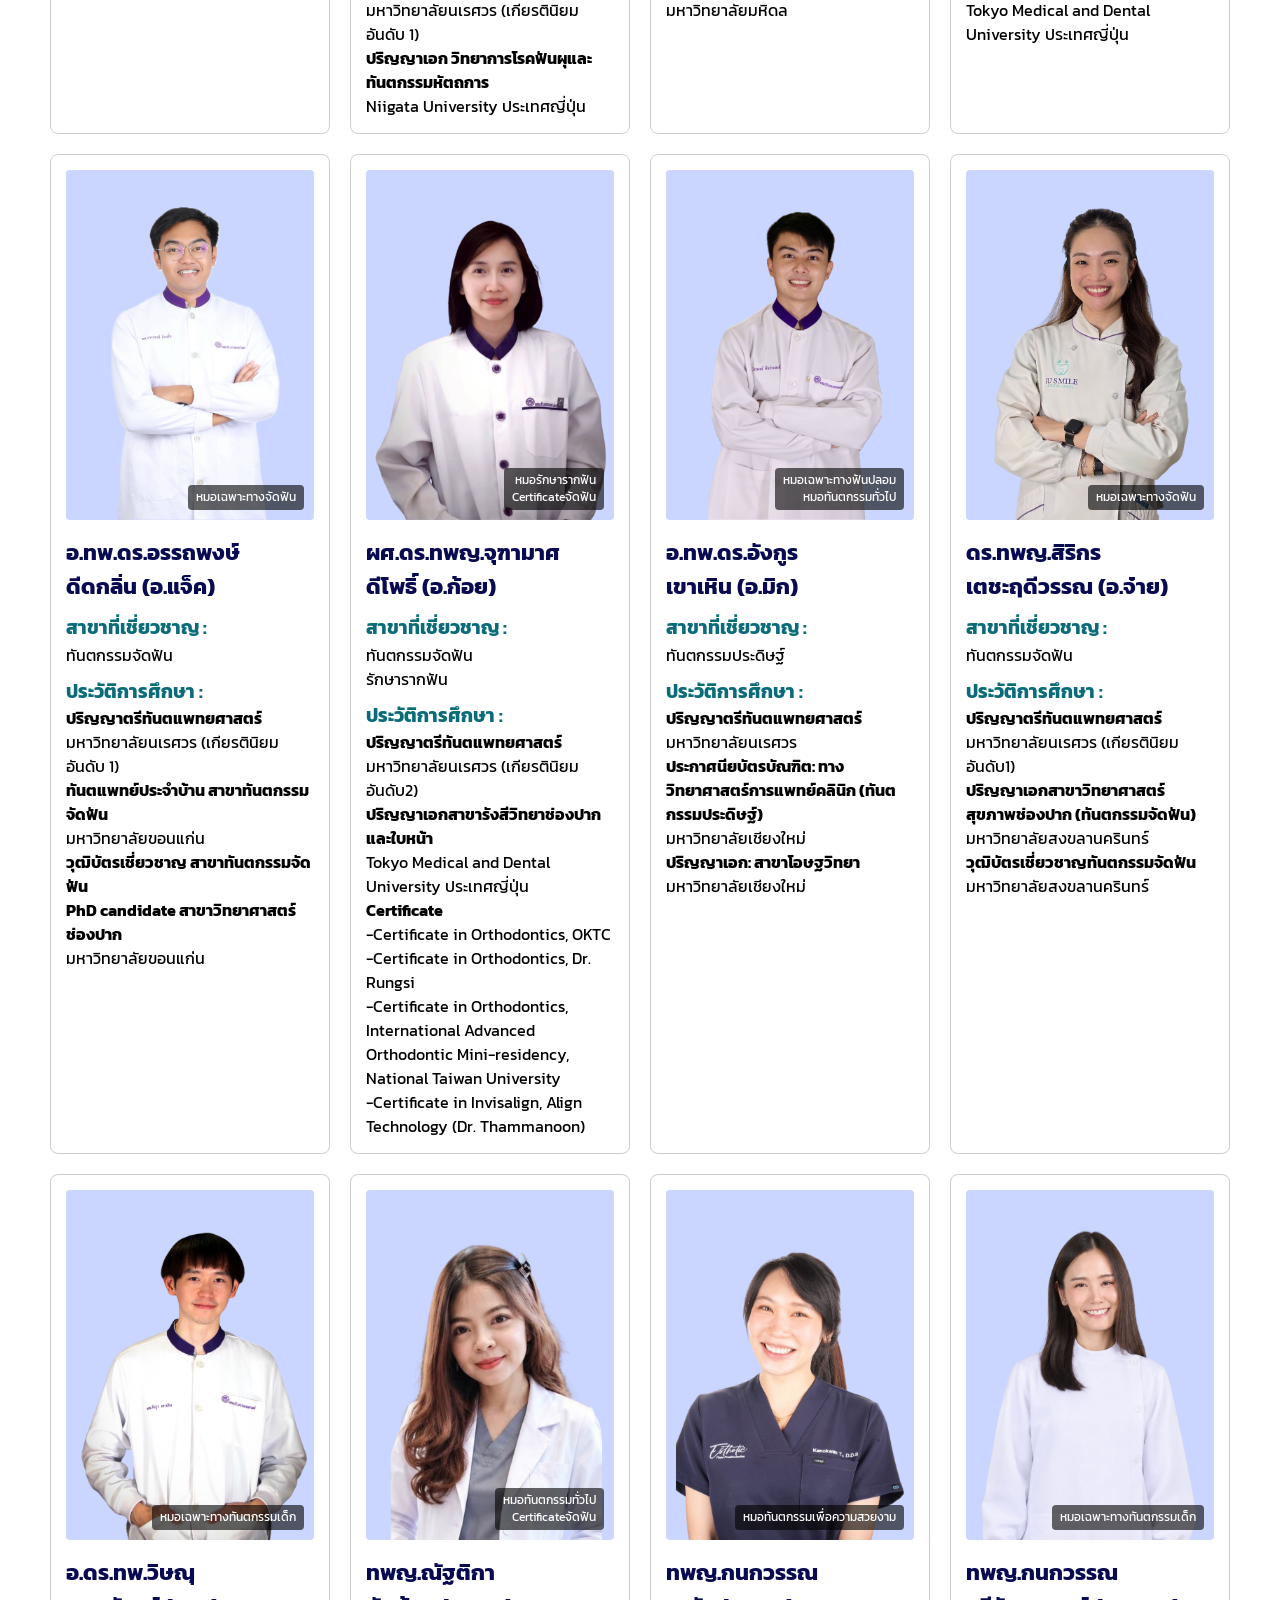
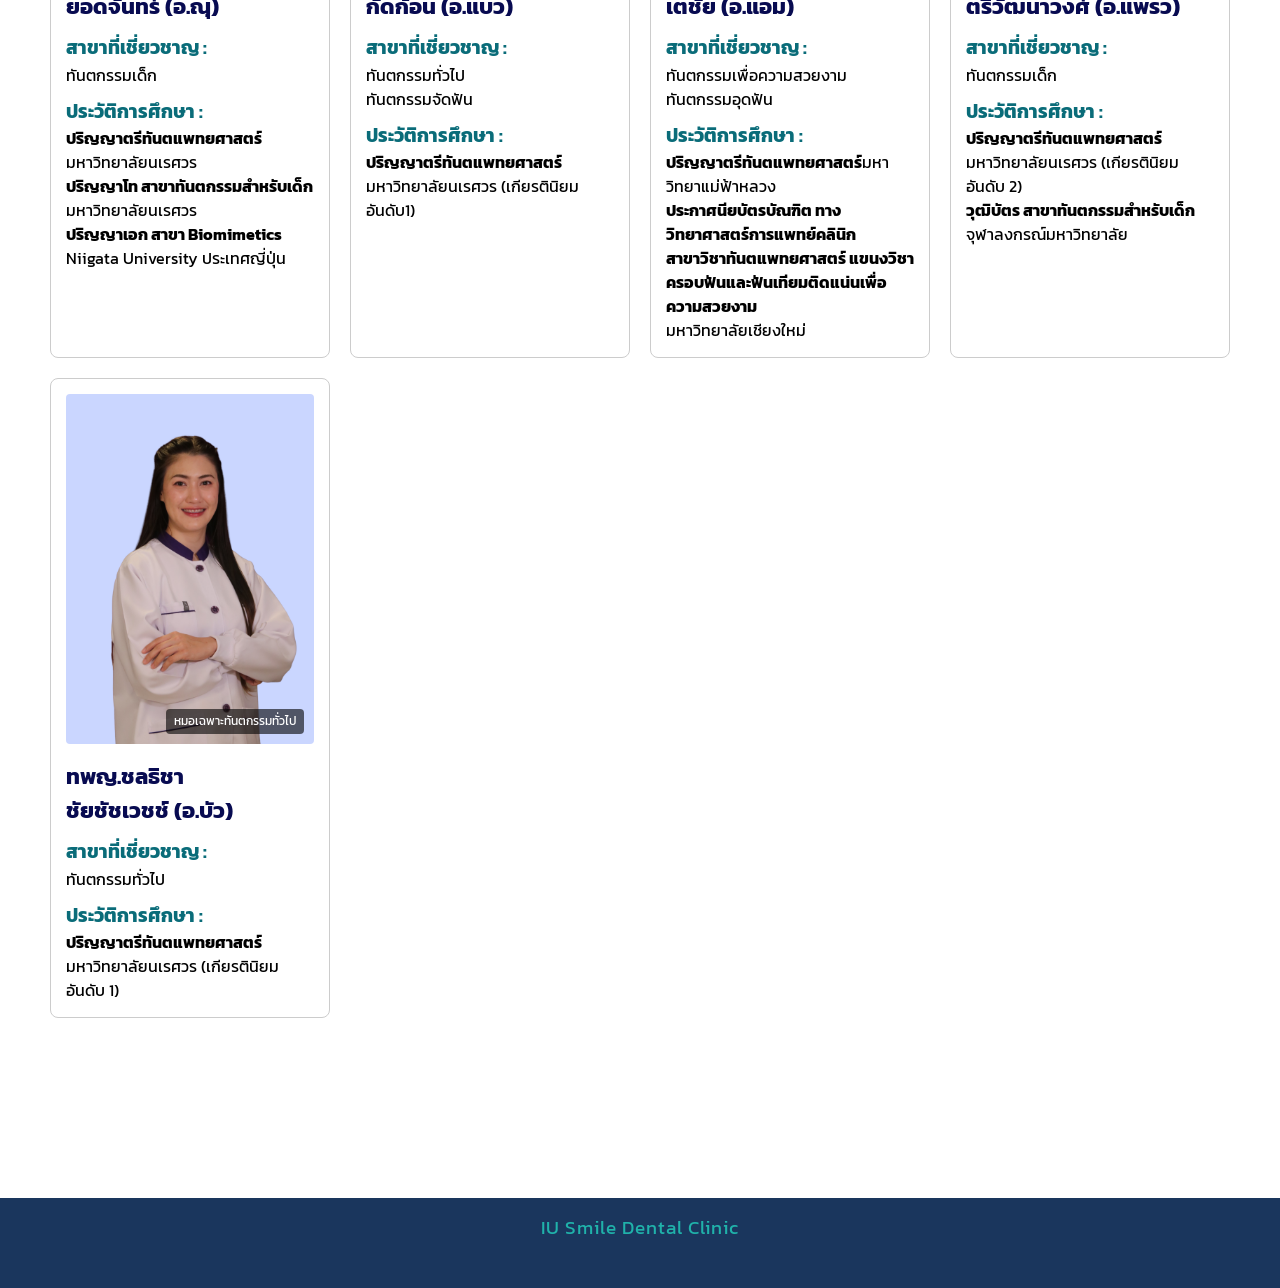
<file: iu dentist.html>
<!DOCTYPE html>
<html lang="th">

<head>
    <meta charset="UTF-8">
    <meta name="viewport" content="width=device-width, initial-scale=1.0">
    <title>ทีมทันตแพทย์</title>
    <link rel="preconnect" href="https://fonts.googleapis.com">
    <link rel="preconnect" href="https://fonts.gstatic.com" crossorigin>
    <link href="https://fonts.googleapis.com/css2?family=Kanit:wght@300;400;500;600;700&display=swap" rel="stylesheet">
    <link rel="stylesheet" href="css/style.css">
</head>

<body>
    <header>
        <div class="logo">
            <img src="images/logo.png" alt="โลโก้ IU Smile">
        </div>
        <div class="menu-toggle" id="mobile-menu">
            <span class="bar"></span>
            <span class="bar"></span>
            <span class="bar"></span>
        </div>
        <nav>
            <ul class="nav-list">
                <li><a href="index.html">หน้าแรก</a></li>
                <li class="dropdown">
                    <a href="index.html#services">บริการของเรา</a>
                    <ul class="dropdown-menu">
                        <li><a href="service-implant.html">รากฟันเทียม</a></li>
                        <li><a href="service-denture.html">ฟันปลอม</a></li>
                        <li><a href="service-crown.html">ครอบฟันและวีเนียร์</a></li>
                        <li><a href="service-braces.html">จัดฟันโลหะ</a></li>
                        <li><a href="service-endo.html">รักษารากฟัน</a></li>
                        <li><a href="service-invisalign.html">จัดฟันใส</a></li>
                        <li><a href="service-pedo.html">ทันตกรรมเด็ก</a></li>
                        <li><a href="service-filling.html">อุดฟัน</a></li>
                        <li><a href="service-scaling.html">ขูดหินปูน</a></li>
                        <li><a href="service-sur.html">ถอนฟันผ่าฟันคุด</a></li>
                        <li><a href="service-occ.html">ทันตกรรมบดเคี้ยว</a></li>
                        <li><a href="service-white.html">ฟอกสีฟัน</a></li>

                    </ul>
                </li>
                <li><a href="iu dentist.html#dentist">ทีมทันตแพทย์</a></li>
                <li><a href="index.html#about">เกี่ยวกับเรา</a></li>
                <li><a href="iu price.html">อัตราค่าบริการ</a></li>
                <li><a href="index.html#contact" class="contact-btn">ติดต่อเรา</a></li>
            </ul>
        </nav>
    </header>
    <section class="hero-section">
        <div class="hero-left">
            <img src="images/banner.dentist.png" alt="IU Smile Banner" class="banner-img">
            <a href="index.html#contact" class="cta-booking-btn"> นัดหมายปรึกษา</a>
        </div>
        <div class="hero-right">
            <img src="images/hero.dentist.png" alt="Doctor" class="doctor-img">
        </div>
    </section>
    <section class="dentist-section">
        <h2>แนะนำทีมทันตแพทย์</h2>
        <div class="dentist-grid">
            <div class="dentist-card">
                <div class="dentist-image">
                    <img src="images/dr.beau.png" alt="หมอบิว">
                    <span class="image-label">หมอฟันปลอม<br>certificate จัดฟัน</span>
                </div>
                <div class="dentist-info">
                    <h3 class="dentist-name">ผศ.ดร.ทพญ.อวัศดากรณ์<br>เกตุเห่ง (อ.บิว)</h3>
                    <div class="dentist-details">
                        <h4 class="dentist-in"><strong>สาขาที่เชี่ยวชาญ :</strong></h4>
                        <p class="dent-in">ทันตกรรมประดิษฐ์<br>ทันตกรรมผู้สูงอายุ<br>certificateทันตกรรมจัดฟัน</p>
                        <h4 class="dentist-in">ประวัติการศึกษา :</h4>
                        <p class="dent-in"><strong>ปริญญาตรีทันตแพทยศาสตร์</strong>มหาวิทยาลัยนเรศวร
                            (เกียรตินิยมอันดับ1)
                            <br><strong>ปริญญาโทสาขาทันตกรรมประดิษฐ์</strong> มหาวิทยาลัยเชียงใหม่
                            <br><strong>ปริญญาเอกสาขาทันตกรรมผู้สูงอายุ</strong><br>Tokyo Medical and Dental University
                            ประเทศญี่ปุ่น
                            <br><strong>Certificate</strong><br>in Orthodontic,OKTC
                            <br>in Invisalign,Align technology
                        </p>
                    </div>
                </div>
                <button type="button" class="toggle-dentist-btn"
                    onclick="toggleDentistInfo(this)">ดูประวัติเพิ่มเติม</button>
            </div>
            <div class="dentist-card">
                <div class="dentist-image">
                    <img src="images/dr.mint.png" alt="หมอมิ้น">
                    <span class="image-label">หมอรากฟันเทียม<br>หมอศัลยศาสตร์ช่องปาก</span>
                </div>
                <div class="dentist-info">
                    <h3 class="dentist-name">ผศ.ดร.ทพ.ธีรวัฒน์ <br>สุขไผ่ตา (อ.มิ้น)</h3>
                    <div class="dentist-details">
                        <h4 class="dentist-in"><strong>สาขาที่เชี่ยวชาญ :</strong></h4>
                        <p class="dent-in">รากฟันเทียม<br>ศัลยศาสตร์ช่องปาก</p>
                        <h4 class="dentist-in">ประวัติการศึกษา :</h4>
                        <p class="dent-in"><strong>ปริญญาตรีทันตแพทยศาสตร์</strong>มหาวิทยาลัยนเรศวร (เกียรตินิยมอันดับ
                            1)
                            <br><strong>ปริญญาโทสาขาศัลยศาสตร์ช่องปากและแม็กซิลโลเฟเชียล</strong>จุฬาลงกรณ์มหาวิทยาลัย
                            <br><strong>ปริญญาเอก สาขาชีววิทยาช่องปาก</strong><br>จุฬาลงกรณ์มหาวิทยาลัย
                        </p>
                    </div>
                </div>
                <button type="button" class="toggle-dentist-btn"
                    onclick="toggleDentistInfo(this)">ดูประวัติเพิ่มเติม</button>
            </div>
            <div class="dentist-card">
                <div class="dentist-image">
                    <img src="images/dr.sun.png" alt="หมอซัน">
                    <span class="image-label">หมอเฉพาะทางจัดฟัน</span>
                </div>
                <div class="dentist-info">
                    <h3 class="dentist-name">ทพ.อุดม ศศิกรวงศ์<br>(อ.ซัน)</h3>
                    <div class="dentist-details">
                        <h4 class="dentist-in"><strong>สาขาที่เชี่ยวชาญ :</strong></h4>
                        <p class="dent-in">ทันตกรรมจัดฟัน</p>
                        <h4 class="dentist-in">ประวัติการศึกษา :</h4>
                        <p class="dent-in"><strong>ปริญญาตรีทันตแพทยศาสตร์</strong>มหาวิทยาลัยนเรศวร (เกียรตินิยมอันดับ
                            1)
                            <br><strong>ปริญญาโท สาขาทันตกรรมจัดฟัน</strong> มหาวิทยาลัยนเรศวร
                            <br><strong>วุฒิบัตร(ผู้เชี่ยวชาญ)</strong><br> สาขาทันตกรรมจัดฟัน
                        </p>
                    </div>
                </div>
                <button type="button" class="toggle-dentist-btn"
                    onclick="toggleDentistInfo(this)">ดูประวัติเพิ่มเติม</button>
            </div>
            <div class="dentist-card">
                <div class="dentist-image">
                    <img src="images/dr.dare.png" alt="หมอแด้">
                    <span class="image-label">หมอทันตกรรมทั่วไป<br>certificate จัดฟัน</span>
                </div>
                <div class="dentist-info">
                    <h3 class="dentist-name">อ.ทพญ.ดร.ชัญญานุช <br>ธรีวงศ์ (อ.แด้)</h3>
                    <div class="dentist-details">
                        <h4 class="dentist-in"><strong>สาขาที่เชี่ยวชาญ :</strong></h4>
                        <p class="dent-in">ทันตกรรมทั่วไป<br>certificateทันตกรรมจัดฟัน</p>
                        <h4 class="dentist-in">ประวัติการศึกษา:</h4>
                        <p class="dent-in"><strong>ปริญญาตรีทันตแพทยศาสตร์</strong>มหาวิทยาลัยนเรศวร (เกียรตินิยมอันดับ
                            1)
                            <br><strong>ปริญญาเอกสาขาพยาธิวิทยาช่องปาก</strong><br>Tokyo Medical and Dental University
                            ประเทศญี่ปุ่น
                        </p>
                    </div>
                </div>
                <button type="button" class="toggle-dentist-btn"
                    onclick="toggleDentistInfo(this)">ดูประวัติเพิ่มเติม</button>
            </div>
            <div class="dentist-card">
                <div class="dentist-image">
                    <img src="images/dr.pum.png" alt="หมอปุ้ม">
                    <span class="image-label">หมอรากฟันเทียม<br>หมอศัลยศาสตร์ช่องปาก</span>
                </div>
                <div class="dentist-info">
                    <h3 class="dentist-name">อ.ทพญ. ชัญญรัช <br>เกียรติตั้ง (อ.ปุ้ม)</h3>
                    <div class="dentist-details">
                        <h4 class="dentist-in"><strong>สาขาที่เชี่ยวชาญ :</strong></h4>
                        <p class="dent-in">รากฟันเทียม<br>ศัลยศาสตร์ช่องปาก</p>
                        <h4 class="dentist-in">ประวัติการศึกษา :</h4>
                        <p class="dent-in"><strong>ปริญญาตรีทันตแพทยศาสตร์</strong>มหาวิทยาลัยนเรศวร (เกียรตินิยมอันดับ
                            1)
                            <br><strong>วุฒิบัตร (ผู้เชี่ยวชาญ)
                                สาขาศัลยศาสตร์ช่องปากและแม็กซิลโลเฟเชียล</strong><br>มหาวิทยาลัยสงขลานครินทร์
                            โรงพยาบาลหาดใหญ่
                        </p>
                    </div>
                </div>
                <button type="button" class="toggle-dentist-btn"
                    onclick="toggleDentistInfo(this)">ดูประวัติเพิ่มเติม</button>
            </div>
            <div class="dentist-card">
                <div class="dentist-image">
                    <img src="images/dr.may.png" alt="หมอเมย์">
                    <span class="image-label">ทันตกรรมทั่วไป</span>
                </div>
                <div class="dentist-info">
                    <h3 class="dentist-name">อ.ทพญ.ดร.ธันยพร<br>แสงเงิน (อ.เมย์)</h3>
                    <div class="dentist-details">
                        <h4 class="dentist-in"><strong>สาขาที่เชี่ยวชาญ :</strong></h4>
                        <p class="dent-in">ทันตกรรมทั่วไป</p>
                        <h4 class="dentist-in">ประวัติการศึกษา :</h4>
                        <p class="dent-in"><strong>ปริญญาตรีทันตแพทยศาสตร์</strong>มหาวิทยาลัยนเรศวร (เกียรตินิยมอันดับ
                            2)
                            <br><strong>ปริญญาเอก สาขาการวิจัยทางทันตกรรม</strong><br>Semmelweis University
                            ประเทศฮังการี
                        </p>
                    </div>
                </div>
                <button type="button" class="toggle-dentist-btn"
                    onclick="toggleDentistInfo(this)">ดูประวัติเพิ่มเติม</button>
            </div>
            <div class="dentist-card">
                <div class="dentist-image">
                    <img src="images/dr.toey.png" alt="หมอเต้ย">
                    <span class="image-label">หมอรักษารากฟัน</span>
                </div>
                <div class="dentist-info">
                    <h3 class="dentist-name">อ.ทพ.ดร.กษิดิศ<br>รักษาเกียรติ (อ.เต้ย)</h3>
                    <div class="dentist-details">
                        <h4 class="dentist-in"><strong>สาขาที่เชี่ยวชาญ :</strong></h4>
                        <p class="dent-in">รักษารากฟัน</p>
                        <h4 class="dentist-in">ประวัติการศึกษา :</h4>
                        <p class="dent-in"><strong>ปริญญาตรีทันตแพทยศาสตร์</strong>มหาวิทยาลัยนเรศวร (เกียรตินิยมอันดับ
                            2)
                            <br><strong>ปริญญาเอก สาขาการวิจัยทางทันตกรรม</strong><br>Semmelweis University
                            ประเทศฮังการี
                        </p>
                    </div>
                </div>
                <button type="button" class="toggle-dentist-btn"
                    onclick="toggleDentistInfo(this)">ดูประวัติเพิ่มเติม</button>
            </div>
            <div class="dentist-card">
                <div class="dentist-image">
                    <img src="images/dr.nui.png" alt="หมอนุ้ย">
                    <span class="image-label">หมอทันตกรรมเพื่อความสวยงาม</span>
                </div>
                <div class="dentist-info">
                    <h3 class="dentist-name">อ.ทพ.ดร.พงษ์สิริ<br>ใจดำปัน (อ.นุ้ย)</h3>
                    <div class="dentist-details">
                        <h4 class="dentist-in"><strong>สาขาที่เชี่ยวชาญ :</strong></h4>
                        <p class="dent-in">ทันตกรรมเพื่อความสวยงาม<br>ทันตกรรมอุดฟัน</p>
                        <h4 class="dentist-in">ประวัติการศึกษา :</h4>
                        <p class="dent-in"><strong>ปริญญาตรีทันตแพทยศาสตร์</strong>มหาวิทยาลัยนเรศวร (เกียรตินิยมอันดับ
                            2)
                            <br><strong>ปริญญาเอก สาขาการแพทย์คลินิก(PhD in Clinical Medicine)</strong><br>Semmelweis
                            University ประเทศฮังการี
                        </p>
                    </div>
                </div>
                <button type="button" class="toggle-dentist-btn"
                    onclick="toggleDentistInfo(this)">ดูประวัติเพิ่มเติม</button>
            </div>
            <div class="dentist-card">
                <div class="dentist-image">
                    <img src="images/dr.off.png" alt="หมอออฟ">
                    <span class="image-label">หมอฟันปลอม</span>
                </div>
                <div class="dentist-info">
                    <h3 class="dentist-name">อ.ทพญ.ดร.ปวีนา<br>คงคอน (อ.ออฟ)</h3>
                    <div class="dentist-details">
                        <h4 class="dentist-in"><strong>สาขาที่เชี่ยวชาญ :</strong></h4>
                        <p class="dent-in">ทันตกรรมประดิษฐ์</p>
                        <h4 class="dentist-in">ประวัติการศึกษา :</h4>
                        <p class="dent-in"><strong>ปริญญาตรีทันตแพทยศาสตร์</strong>มหาวิทยาลัยนเรศวร
                            <br><strong>ปริญญาเอก สาขาวิทยาศาสตร์สุขภาพช่องปาก</strong><br>มหาวิทยาลัยสงขลานครินทร์
                            <br><strong>วุฒิบัตร (ผู้เชี่ยวชาญ)</strong>สาขาทันตกรรมประดิษฐ์
                        </p>
                    </div>
                </div>
                <button type="button" class="toggle-dentist-btn"
                    onclick="toggleDentistInfo(this)">ดูประวัติเพิ่มเติม</button>
            </div>
            <div class="dentist-card">
                <div class="dentist-image">
                    <img src="images/dr.ploy.png" alt="หมอพลอย">
                    <span class="image-label">หมอฟันปลอม</span>
                </div>
                <div class="dentist-info">
                    <h3 class="dentist-name">อ.ทพญ.ดร.เพียงขวัญ<br>สายประเสริฐ (อ.พลอย)</h3>
                    <div class="dentist-details">
                        <h4 class="dentist-in"><strong>สาขาที่เชี่ยวชาญ :</strong></h4>
                        <p class="dent-in">ทันตกรรมประดิษฐ์</p>
                        <h4 class="dentist-in">ประวัติการศึกษา :</h4>
                        <p class="dent-in"><strong>ปริญญาตรีทันตแพทยศาสตร์</strong>มหาวิทยาลัยนเรศวร
                            <br><strong>ปริญญาเอก สาขาวิทยาศาสตร์สุขภาพช่องปาก</strong><br>มหาวิทยาลัยสงขลานครินทร์
                            <br><strong>วุฒิบัตร (ผู้เชี่ยวชาญ)</strong>สาขาทันตกรรมประดิษฐ์
                        </p>
                    </div>
                </div>
                <button type="button" class="toggle-dentist-btn"
                    onclick="toggleDentistInfo(this)">ดูประวัติเพิ่มเติม</button>
            </div>
            <div class="dentist-card">
                <div class="dentist-image">
                    <img src="images/dr.prem.png" alt="หมอเปรม">
                    <span class="image-label">หมอฟันปลอม</span>
                </div>
                <div class="dentist-info">
                    <h3 class="dentist-name">อ.ทพ.ดร.สันติภาพ<br>เก่งธัญกิจ (อ.เปรม)</h3>
                    <div class="dentist-details">
                        <h4 class="dentist-in"><strong>สาขาที่เชี่ยวชาญ :</strong></h4>
                        <p class="dent-in">ทันตกรรมประดิษฐ์</p>
                        <h4 class="dentist-in">ประวัติการศึกษา :</h4>
                        <p class="dent-in"><strong>ปริญญาตรีทันตแพทยศาสตร์</strong>มหาวิทยาลัยนเรศวร
                            <br><strong>ประกาศนียบัตรการแพทย์คลินิก
                                (ทันตกรรมประดิษฐ์)</strong><br>มหาวิทยาลัยสงขลานครินทร์
                            <br><strong>ปริญญาเอก สาขาวิทยาศาสตร์สุขภาพช่องปาก</strong><br>มหาวิทยาลัยสงขลานครินทร์
                        </p>
                    </div>
                </div>
                <button type="button" class="toggle-dentist-btn"
                    onclick="toggleDentistInfo(this)">ดูประวัติเพิ่มเติม</button>
            </div>

            <div class="dentist-card">
                <div class="dentist-image">
                    <img src="images/dr.yam.png" alt="หมอแยม">
                    <span class="image-label">หมอเฉพาะทาง ข้อต่อขากรรไกร</span>
                </div>
                <div class="dentist-info">
                    <h3 class="dentist-name">อ.ดร.ทพญ.ขจิรา<br>พิริยะประสาธน์ (อ.เมย์)</h3>
                    <div class="dentist-details">
                        <h4 class="dentist-in"><strong>สาขาที่เชี่ยวชาญ :</strong></h4>
                        <p class="dent-in">ข้อต่อขากรรไกรและทันตกรรมบดเคี้ยว</p>
                        <h4 class="dentist-in">ประวัติการศึกษา :</h4>
                        <p class="dent-in"><strong>ปริญญาตรีทันตแพทยศาสตร์</strong>มหาวิทยาลัยนเรศวร
                            <br><strong>ปริญญาเอก สาขาวิทยาศาสตร์ช่องปาก (Oral Life Sciences)</strong><br>Niigata
                            University
                            ประเทศญี่ปุ่น
                        </p>
                    </div>
                </div>
                <button type="button" class="toggle-dentist-btn"
                    onclick="toggleDentistInfo(this)">ดูประวัติเพิ่มเติม</button>
            </div>
            <div class="dentist-card">
                <div class="dentist-image">
                    <img src="images/dr.feang.png" alt="หมอแฟง">
                    <span class="image-label">หมอรากฟันเทียม<br>หมอศัลยศาสตร์ช่องปาก</span>
                </div>
                <div class="dentist-info">
                    <h3 class="dentist-name">อ.ทพญ.กรรณิกา<br>รุ่งแสง (อ.แฟง)</h3>
                    <div class="dentist-details">
                        <h4 class="dentist-in"><strong>สาขาที่เชี่ยวชาญ :</strong></h4>
                        <p class="dent-in">รากฟันเทียม<br>ศัลยศาสตร์ช่องปาก</p>
                        <h4 class="dentist-in">ประวัติการศึกษา :</h4>
                        <p class="dent-in"><strong>ปริญญาตรีทันตแพทยศาสตร์</strong>มหาวิทยาลัยนเรศวร
                            <br><strong>วุฒิบัตร (ผู้เชี่ยวชาญ)
                                สาขาศัลยศาสตร์ช่องปากและแม็กซิลโลเฟเชียล</strong><br>จุฬาลงกรณ์มหาวิทยาลัย
                        </p>
                    </div>
                </div>
                <button type="button" class="toggle-dentist-btn"
                    onclick="toggleDentistInfo(this)">ดูประวัติเพิ่มเติม</button>
            </div>
            <div class="dentist-card">
                <div class="dentist-image">
                    <img src="images/dr.aunaun.png" alt="หมออันอัน">
                    <span class="image-label">หมอโรคเหงือก</span>
                </div>
                <div class="dentist-info">
                    <h3 class="dentist-name">อ.ทพญ.อภิชญา<br>พรพรหม (อ.อันอัน)</h3>
                    <div class="dentist-details">
                        <h4 class="dentist-in"><strong>สาขาที่เชี่ยวชาญ :</strong></h4>
                        <p class="dent-in">ทันตกรรมโรคเหงือก</p>
                        <h4 class="dentist-in">ประวัติการศึกษา :</h4>
                        <p class="dent-in"><strong>ปริญญาตรีทันตแพทยศาสตร์</strong>มหาวิทยาลัยเชียงใหม่
                            <br><strong>ปริญญาโท สาขาวิทยาสตรบัณฑิต (ปริทันตวิทยา)</strong>มหาวิทยาลัยนเรศวร
                        </p>
                    </div>
                </div>
                <button type="button" class="toggle-dentist-btn"
                    onclick="toggleDentistInfo(this)">ดูประวัติเพิ่มเติม</button>
            </div>
            <div class="dentist-card">
                <div class="dentist-image">
                    <img src="images/dr.bank.png" alt="หมอแบงค์">
                    <span class="image-label">หมอเฉพาะทางจัดฟัน</span>
                </div>
                <div class="dentist-info">
                    <h3 class="dentist-name">อ.ทพ.ดร.ชัชชน<br>เสนาวิน (อ.แบงค์)</h3>
                    <div class="dentist-details">
                        <h4 class="dentist-in"><strong>สาขาที่เชี่ยวชาญ :</strong></h4>
                        <p class="dent-in">ทันตกรรมจัดฟัน</p>
                        <h4 class="dentist-in">ประวัติการศึกษา :</h4>
                        <p class="dent-in"><strong>ปริญญาตรีทันตแพทยศาสตร์</strong>มหาวิทยาลัยนเรศวร
                            <br><strong>ประกาศนียบัตรการแพทย์คลินิก
                                (ทันตกรรมประดิษฐ์)</strong><br>มหาวิทยาลัยสงขลานครินทร์
                            <br><strong>ปริญญาเอก สาขาวิทยาศาสตร์สุขภาพช่องปาก
                                (วิชาเอกทันตกรรมจัดฟัน)</strong><br>มหาวิทยาลัยสงขลานครินทร์
                        </p>
                    </div>
                </div>
                <button type="button" class="toggle-dentist-btn"
                    onclick="toggleDentistInfo(this)">ดูประวัติเพิ่มเติม</button>
            </div>
            <div class="dentist-card">
                <div class="dentist-image">
                    <img src="images/dr.tam.png" alt="หมอแต๋ม">
                    <span class="image-label">หมอทันตกรรมทั่วไป <br>certificate จัดฟัน</span>
                </div>
                <div class="dentist-info">
                    <h3 class="dentist-name">ผศ.ดร.ทพ.อริยะ<br>จันทรมณี (อ.แต๋ม)</h3>
                    <div class="dentist-details">
                        <h4 class="dentist-in"><strong>สาขาที่เชี่ยวชาญ :</strong></h4>
                        <p class="dent-in">ทันตกรรมทั่วไป</p>
                        <h4 class="dentist-in">ประวัติการศึกษา :</h4>
                        <p class="dent-in"><strong>ปริญญาตรีทันตแพทยศาสตร์</strong>มหาวิทยาลัยนเรศวร
                            <br><strong>ปริญญาเอก สาขาทันตกรรมผู้สูงอายุ</strong><br>Tokyo Medical and Dental University
                            ประเทศญี่ปุ่น
                        </p>
                    </div>
                </div>
                <button type="button" class="toggle-dentist-btn"
                    onclick="toggleDentistInfo(this)">ดูประวัติเพิ่มเติม</button>
            </div>
            <div class="dentist-card">
                <div class="dentist-image">
                    <img src="images/dr.kit.png" alt="หมอกิต">
                    <span class="image-label">หมอทันตกรรมทั่วไป<br>certificate จัดฟัน</span>
                </div>
                <div class="dentist-info">
                    <h3 class="dentist-name">อ.ทพ.ดร.กิตติชัย<br>สิรีรัตน์ (อ.กิต)</h3>
                    <div class="dentist-details">
                        <h4 class="dentist-in"><strong>สาขาที่เชี่ยวชาญ :</strong></h4>
                        <p class="dent-in">ทันตกรรมทั่วไป</p>
                        <h4 class="dentist-in">ประวัติการศึกษา :</h4>
                        <p class="dent-in"><strong>ปริญญาตรีทันตแพทยศาสตร์</strong>มหาวิทยาลัยนเรศวร
                            <br><strong>ปริญญาเอก สาขาทันตกรรมผู้สูงอายุ</strong><br>Tokyo Medical and Dental University
                            ประเทศญี่ปุ่น
                        </p>
                    </div>
                </div>
                <button type="button" class="toggle-dentist-btn"
                    onclick="toggleDentistInfo(this)">ดูประวัติเพิ่มเติม</button>
            </div>
            <div class="dentist-card">
                <div class="dentist-image">
                    <img src="images/dr.jah.png" alt="หมอจ้า">
                    <span class="image-label">หมอทันตกรรมเพื่อความสวยงาม</span>
                </div>
                <div class="dentist-info">
                    <h3 class="dentist-name">อ.ทพญ.ดร.ณิรญา<br>ก้อนสมบัติ (อ.จ้า)</h3>
                    <div class="dentist-details">
                        <h4 class="dentist-in"><strong>สาขาที่เชี่ยวชาญ :</strong></h4>
                        <p class="dent-in">หมอทันตกรรมเพื่อความสวยงาม</p>
                        <h4 class="dentist-in">ประวัติการศึกษา :</h4>
                        <p class="dent-in"><strong>ปริญญาตรีทันตแพทยศาสตร์</strong>มหาวิทยาลัยนเรศวร (เกียรตินิยมอันดับ
                            1)
                            <br><strong>ปริญญาโท สาขาทันตกรรมหัตถการและความสวยงาม</strong><br>มหาวิทยาลัยนเรศวร
                            (เกียรตินิยมอันดับ 1)
                            <br><strong>ปริญญาเอก วิทยาการโรคฟันผุและทันตกรรมหัตถการ</strong><br>Niigata University
                            ประเทศญี่ปุ่น
                        </p>
                    </div>
                </div>
                <button type="button" class="toggle-dentist-btn"
                    onclick="toggleDentistInfo(this)">ดูประวัติเพิ่มเติม</button>
            </div>
            <div class="dentist-card">
                <div class="dentist-image">
                    <img src="images/dr.atom.png" alt="หมออะตอม">
                    <span class="image-label">หมอทันตกรรมทั่วไปขั้นสูง</span>
                </div>
                <div class="dentist-info">
                    <h3 class="dentist-name">อ.ทพญ.สุชญา<br>อุดมพ้นท์ (อ.อะตอม)</h3>
                    <div class="dentist-details">
                        <h4 class="dentist-in"><strong>สาขาที่เชี่ยวชาญ :</strong></h4>
                        <p class="dent-in">หมอทันตกรรมทั่วไปขั้นสูง</p>
                        <h4 class="dentist-in">ประวัติการศึกษา :</h4>
                        <p class="dent-in"><strong>ปริญญาตรีทันตแพทยศาสตร์</strong>จุฬาลงกรณ์มหาวิทยาลัย
                            (เกียรตินิยมอันดับ
                            2)
                            <br><strong>วุฒิบัตรผู้เชี่ยวชาญ สาขาทันตกรรมทั่วไป</strong><br>มหาวิทยาลัยมหิดล
                        </p>
                    </div>
                </div>
                <button type="button" class="toggle-dentist-btn"
                    onclick="toggleDentistInfo(this)">ดูประวัติเพิ่มเติม</button>
            </div>
            <div class="dentist-card">
                <div class="dentist-image">
                    <img src="images/dr.pam.png" alt="หมอแพม">
                    <span class="image-label">หมอทันตกรรมทั่วไป</span>
                </div>
                <div class="dentist-info">
                    <h3 class="dentist-name">อ.ทพญ.ดร.พิสชา<br>ดรุณพันธ์ (อ.แพม)</h3>
                    <div class="dentist-details">
                        <h4 class="dentist-in"><strong>สาขาที่เชี่ยวชาญ :</strong></h4>
                        <p class="dent-in">หมอทันตกรรมทั่วไป</p>
                        <h4 class="dentist-in">ประวัติการศึกษา :</h4>
                        <p class="dent-in"><strong>ปริญญาตรีทันตแพทยศาสตร์</strong>มหาวิทยาลัยนเรศวร (เกียรตินิยมอันดับ
                            1)
                            <br><strong>ปริญญาเอก สาขาภูมิคุ้มกันวิทยาระดับโมเลกุล</strong><br>Tokyo Medical and Dental
                            University ประเทศญี่ปุ่น
                        </p>
                    </div>
                </div>
                <button type="button" class="toggle-dentist-btn"
                    onclick="toggleDentistInfo(this)">ดูประวัติเพิ่มเติม</button>
            </div>
            <div class="dentist-card">
                <div class="dentist-image">
                    <img src="images/dr.jake.png" alt="หมอแจ็ค">
                    <span class="image-label">หมอเฉพาะทางจัดฟัน</span>
                </div>
                <div class="dentist-info">
                    <h3 class="dentist-name">อ.ทพ.ดร.อรรถพงษ์<br>ดีดกลิ่น (อ.แจ็ค)</h3>
                    <div class="dentist-details">
                        <h4 class="dentist-in"><strong>สาขาที่เชี่ยวชาญ :</strong></h4>
                        <p class="dent-in">ทันตกรรมจัดฟัน</p>
                        <h4 class="dentist-in">ประวัติการศึกษา :</h4>
                        <p class="dent-in"><strong>ปริญญาตรีทันตแพทยศาสตร์</strong>มหาวิทยาลัยนเรศวร (เกียรตินิยมอันดับ
                            1)
                            <br><strong>ทันตแพทย์ประจำบ้าน สาขาทันตกรรมจัดฟัน</strong><br>มหาวิทยาลัยขอนแก่น
                            <br><strong>วุฒิบัตรเชี่ยวชาญ สาขาทันตกรรมจัดฟัน</strong>
                            <br><strong>PhD candidate สาขาวิทยาศาสตร์ช่องปาก</strong><br>มหาวิทยาลัยขอนแก่น
                        </p>
                    </div>
                </div>
                <button type="button" class="toggle-dentist-btn"
                    onclick="toggleDentistInfo(this)">ดูประวัติเพิ่มเติม</button>
            </div>
            <div class="dentist-card">
                <div class="dentist-image">
                    <img src="images/dr.koi.png" alt="อ.ก้อย">
                    <span class="image-label">หมอรักษารากฟัน<br>Certificateจัดฟัน</span>
                </div>
                <div class="dentist-info">
                    <h3 class="dentist-name">ผศ.ดร.ทพญ.จุฑามาศ<br>ดีโพธิ์ (อ.ก้อย)</h3>
                    <div class="dentist-details">
                        <h4 class="dentist-in"><strong>สาขาที่เชี่ยวชาญ :</strong></h4>
                        <p class="dent-in">ทันตกรรมจัดฟัน<br>รักษารากฟัน</p>
                        <h4 class="dentist-in">ประวัติการศึกษา :</h4>
                        <p class="dent-in"><strong>ปริญญาตรีทันตแพทยศาสตร์</strong>มหาวิทยาลัยนเรศวร (เกียรตินิยมอันดับ2)
                            <br><strong>ปริญญาเอกสาขารังสีวิทยาช่องปากและใบหน้า</strong><br>Tokyo Medical and Dental University ประเทศญี่ปุ่น
                            <br><strong>Certificate</strong><br>-Certificate in Orthodontics, OKTC<br>-Certificate in Orthodontics, Dr. Rungsi
                            <br>-Certificate in Orthodontics, International Advanced Orthodontic Mini-residency, National Taiwan University
                            <br>-Certificate in Invisalign, Align Technology (Dr. Thammanoon)
                        </p>
                    </div>
                </div>
                <button type="button" class="toggle-dentist-btn"
                    onclick="toggleDentistInfo(this)">ดูประวัติเพิ่มเติม</button>
            </div>
            <div class="dentist-card">
                <div class="dentist-image">
                    <img src="images/dr.mix.png" alt="อ.มิก">
                    <span class="image-label">หมอเฉพาะทางฟันปลอม<br>หมอทันตกรรมทั่วไป</span>
                </div>
                <div class="dentist-info">
                    <h3 class="dentist-name">อ.ทพ.ดร.อังกูร<br>เขาเหิน (อ.มิก)</h3>
                    <div class="dentist-details">
                        <h4 class="dentist-in"><strong>สาขาที่เชี่ยวชาญ :</strong></h4>
                        <p class="dent-in">ทันตกรรมประดิษฐ์</p>
                        <h4 class="dentist-in">ประวัติการศึกษา :</h4>
                        <p class="dent-in"><strong>ปริญญาตรีทันตแพทยศาสตร์</strong>มหาวิทยาลัยนเรศวร 
                            <br><strong>ประกาศนียบัตรบัณฑิต: ทางวิทยาศาสตร์การแพทย์คลินิก (ทันตกรรมประดิษฐ์)</strong><br>มหาวิทยาลัยเชียงใหม่
                            <br><strong>ปริญญาเอก: สาขาโอษฐวิทยา</strong>มหาวิทยาลัยเชียงใหม่
                        </p>
                    </div>
                </div>
                <button type="button" class="toggle-dentist-btn"
                    onclick="toggleDentistInfo(this)">ดูประวัติเพิ่มเติม</button>
            </div>
            <div class="dentist-card">
                <div class="dentist-image">
                    <img src="images/dr.jai.png" alt="อ.จ๋าย">
                    <span class="image-label">หมอเฉพาะทางจัดฟัน</span>
                </div>
                <div class="dentist-info">
                    <h3 class="dentist-name">ดร.ทพญ.สิริกร<br> เตชะฤดีวรรณ (อ.จ๋าย)</h3>
                    <div class="dentist-details">
                        <h4 class="dentist-in"><strong>สาขาที่เชี่ยวชาญ :</strong></h4>
                        <p class="dent-in">ทันตกรรมจัดฟัน</p>
                        <h4 class="dentist-in">ประวัติการศึกษา :</h4>
                        <p class="dent-in"><strong>ปริญญาตรีทันตแพทยศาสตร์</strong>มหาวิทยาลัยนเรศวร (เกียรตินิยมอันดับ1)
                            <br><strong>ปริญญาเอกสาขาวิทยาศาสตร์สุขภาพช่องปาก (ทันตกรรมจัดฟัน)</strong><br>มหาวิทยาลัยสงขลานครินทร์
                            <br><strong>วุฒิบัตรเชี่ยวชาญทันตกรรมจัดฟัน</strong><br>มหาวิทยาลัยสงขลานครินทร์
                        </p>
                    </div>
                </div>
                <button type="button" class="toggle-dentist-btn"
                    onclick="toggleDentistInfo(this)">ดูประวัติเพิ่มเติม</button>
            </div>
            <div class="dentist-card">
                <div class="dentist-image">
                    <img src="images/dr.nu.png" alt="อ.นุ">
                    <span class="image-label">หมอเฉพาะทางทันตกรรมเด็ก</span>
                </div>
                <div class="dentist-info">
                    <h3 class="dentist-name">อ.ดร.ทพ.วิษณุ<br>ยอดจันทร์ (อ.ณุ)</h3>
                    <div class="dentist-details">
                        <h4 class="dentist-in"><strong>สาขาที่เชี่ยวชาญ :</strong></h4>
                        <p class="dent-in">ทันตกรรมเด็ก</p>
                        <h4 class="dentist-in">ประวัติการศึกษา :</h4>
                        <p class="dent-in"><strong>ปริญญาตรีทันตแพทยศาสตร์</strong>มหาวิทยาลัยนเรศวร 
                            <br><strong>ปริญญาโท สาขาทันตกรรมสำหรับเด็ก</strong><br>มหาวิทยาลัยนเรศวร
                            <br><strong>ปริญญาเอก สาขา Biomimetics</strong><br>Niigata University ประเทศญี่ปุ่น
                        </p>
                    </div>
                </div>
                <button type="button" class="toggle-dentist-btn"
                    onclick="toggleDentistInfo(this)">ดูประวัติเพิ่มเติม</button>
            </div>
            <div class="dentist-card">
                <div class="dentist-image">
                    <img src="images/dr.balle.png" alt="อ.แบว">
                    <span class="image-label">หมอทันตกรรมทั่วไป<br>Certificateจัดฟัน</span>
                </div>
                <div class="dentist-info">
                    <h3 class="dentist-name">ทพญ.ณัฐติกา<br>กัดก้อน (อ.แบว)</h3>
                    <div class="dentist-details">
                        <h4 class="dentist-in"><strong>สาขาที่เชี่ยวชาญ :</strong></h4>
                        <p class="dent-in">ทันตกรรมทั่วไป<br>ทันตกรรมจัดฟัน</p>
                        <h4 class="dentist-in">ประวัติการศึกษา :</h4>
                        <p class="dent-in"><strong>ปริญญาตรีทันตแพทยศาสตร์</strong>มหาวิทยาลัยนเรศวร (เกียรตินิยมอันดับ1)
                        </p>
                    </div>
                </div>
                <button type="button" class="toggle-dentist-btn"
                    onclick="toggleDentistInfo(this)">ดูประวัติเพิ่มเติม</button>
            </div>
            <div class="dentist-card">
                <div class="dentist-image">
                    <img src="images/dr.amm.png" alt="อ.แอม">
                    <span class="image-label">หมอทันตกรรมเพื่อความสวยงาม</span>
                </div>
                <div class="dentist-info">
                    <h3 class="dentist-name">ทพญ.กนกวรรณ<br>เตชัย (อ.แอม)</h3>
                    <div class="dentist-details">
                        <h4 class="dentist-in"><strong>สาขาที่เชี่ยวชาญ :</strong></h4>
                        <p class="dent-in">ทันตกรรมเพื่อความสวยงาม<br>ทันตกรรมอุดฟัน</p>
                        <h4 class="dentist-in">ประวัติการศึกษา :</h4>
                        <p class="dent-in"><strong>ปริญญาตรีทันตแพทยศาสตร์</strong>มหาวิทยาแม่ฟ้าหลวง
                            <br><strong>ประกาศนียบัตรบัณฑิต ทางวิทยาศาสตร์การแพทย์คลินิก 
                            <br>สาขาวิชาทันตแพทยศาสตร์ แขนงวิชาครอบฟันและฟันเทียมติดแน่นเพื่อความสวยงาม</strong><br>มหาวิทยาลัยเชียงใหม่
                        </p>
                    </div>
                </div>
                <button type="button" class="toggle-dentist-btn"
                    onclick="toggleDentistInfo(this)">ดูประวัติเพิ่มเติม</button>
            </div>
            <div class="dentist-card">
                <div class="dentist-image">
                    <img src="images/dr.preaw.png" alt="อ.แพรว">
                    <span class="image-label">หมอเฉพาะทางทันตกรรมเด็ก</span>
                </div>
                <div class="dentist-info">
                    <h3 class="dentist-name">ทพญ.กนกวรรณ<br>ตรีวัฒนาวงศ์ (อ.แพรว)</h3>
                    <div class="dentist-details">
                        <h4 class="dentist-in"><strong>สาขาที่เชี่ยวชาญ :</strong></h4>
                        <p class="dent-in">ทันตกรรมเด็ก</p>
                        <h4 class="dentist-in">ประวัติการศึกษา :</h4>
                        <p class="dent-in"><strong>ปริญญาตรีทันตแพทยศาสตร์</strong>มหาวิทยาลัยนเรศวร (เกียรตินิยมอันดับ 2)
                            <br><strong>วุฒิบัตร สาขาทันตกรรมสำหรับเด็ก</strong><br>จุฬาลงกรณ์มหาวิทยาลัย
                        </p>
                    </div>
                </div>
                <button type="button" class="toggle-dentist-btn"
                    onclick="toggleDentistInfo(this)">ดูประวัติเพิ่มเติม</button>
            </div> 
             <div class="dentist-card">
                <div class="dentist-image">
                    <img src="images/dr.bua.png" alt="อ.บัว">
                    <span class="image-label">หมอเฉพาะทันตกรรมทั่วไป</span>
                </div>
                <div class="dentist-info">
                    <h3 class="dentist-name">ทพญ.ชลธิชา<br>ชัยชัชเวชช์ (อ.บัว)</h3>
                    <div class="dentist-details">
                        <h4 class="dentist-in"><strong>สาขาที่เชี่ยวชาญ :</strong></h4>
                        <p class="dent-in">ทันตกรรมทั่วไป</p>
                        <h4 class="dentist-in">ประวัติการศึกษา :</h4>
                        <p class="dent-in"><strong>ปริญญาตรีทันตแพทยศาสตร์</strong>มหาวิทยาลัยนเรศวร (เกียรตินิยมอันดับ 1)

                        </p>
                    </div>
                </div>
                <button type="button" class="toggle-dentist-btn"
                    onclick="toggleDentistInfo(this)">ดูประวัติเพิ่มเติม</button>
            </div>   
        </div>
    </section>
    <section class="site-footer">
        <footer class="site-footer">
            <p>IU Smile Dental Clinic</p>
        </footer>
    </section>
    <script src="script.js"></script>
</body>

</html>
</file>
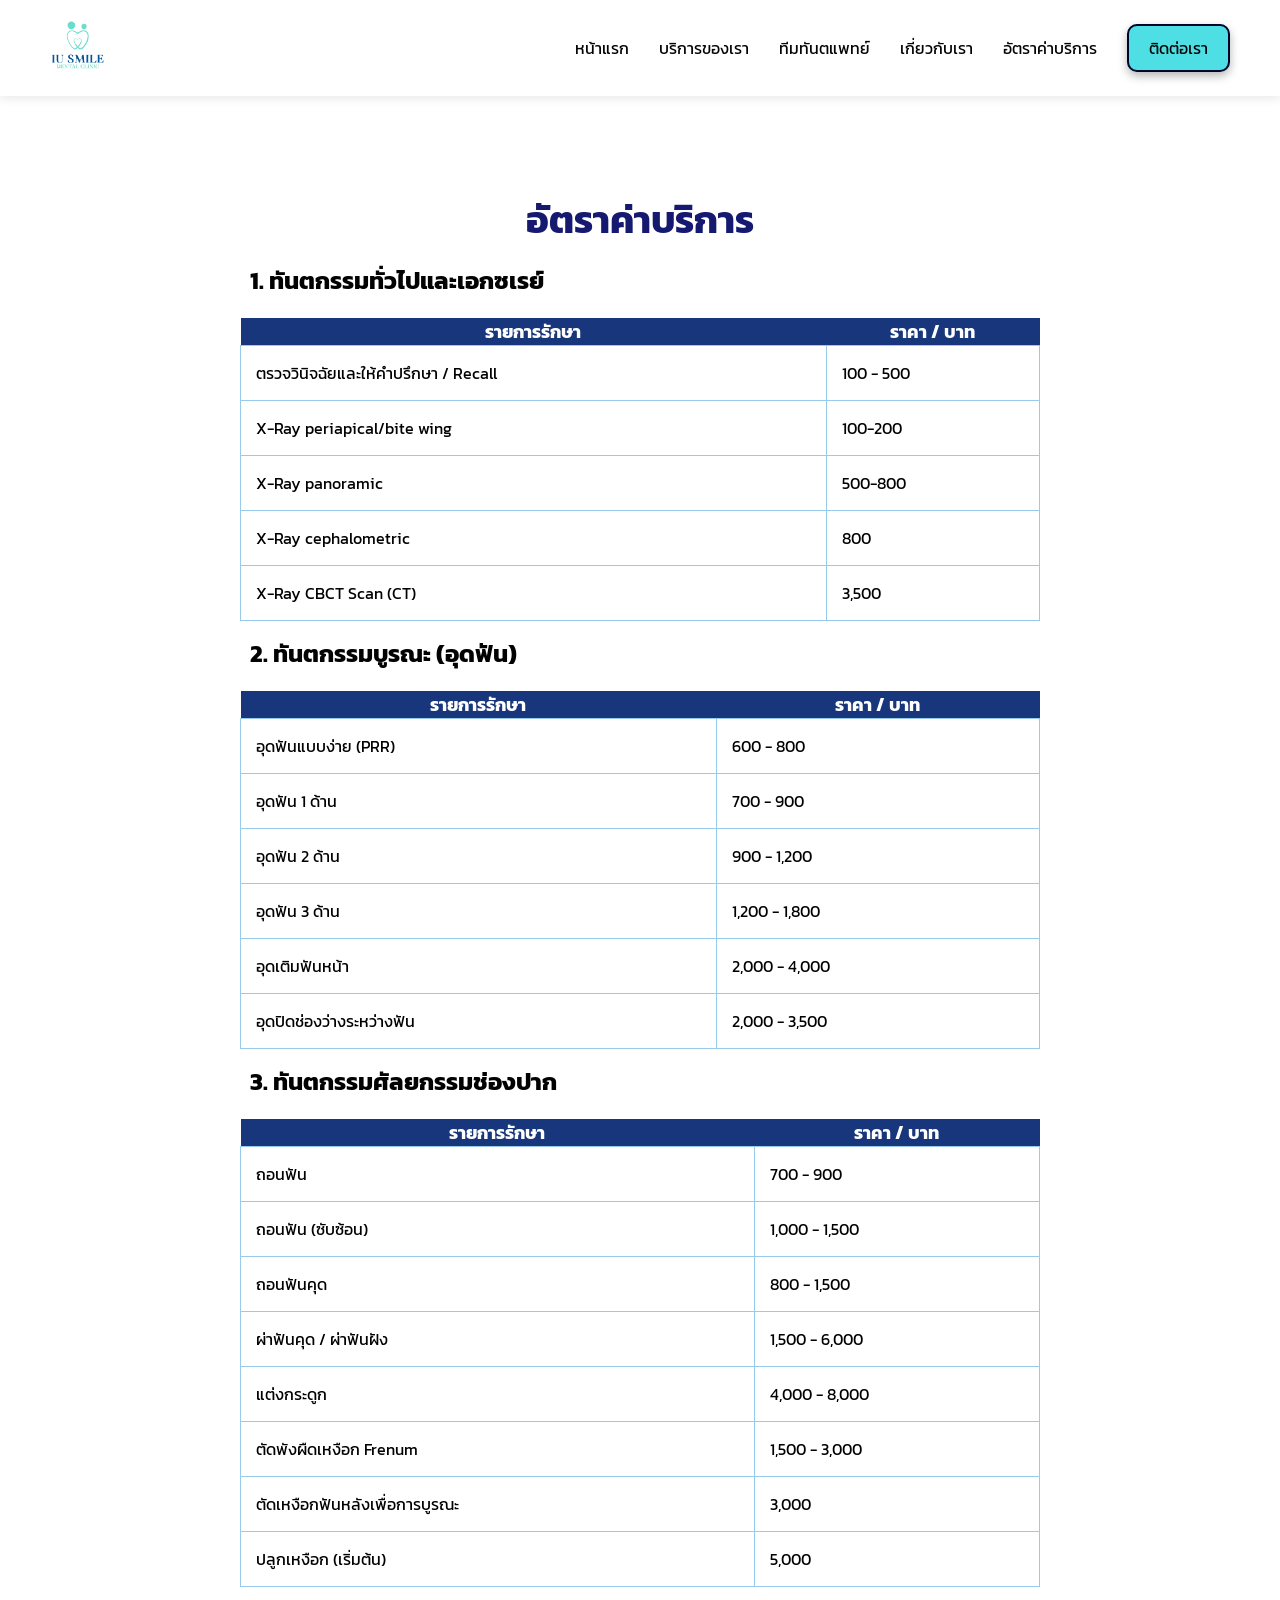
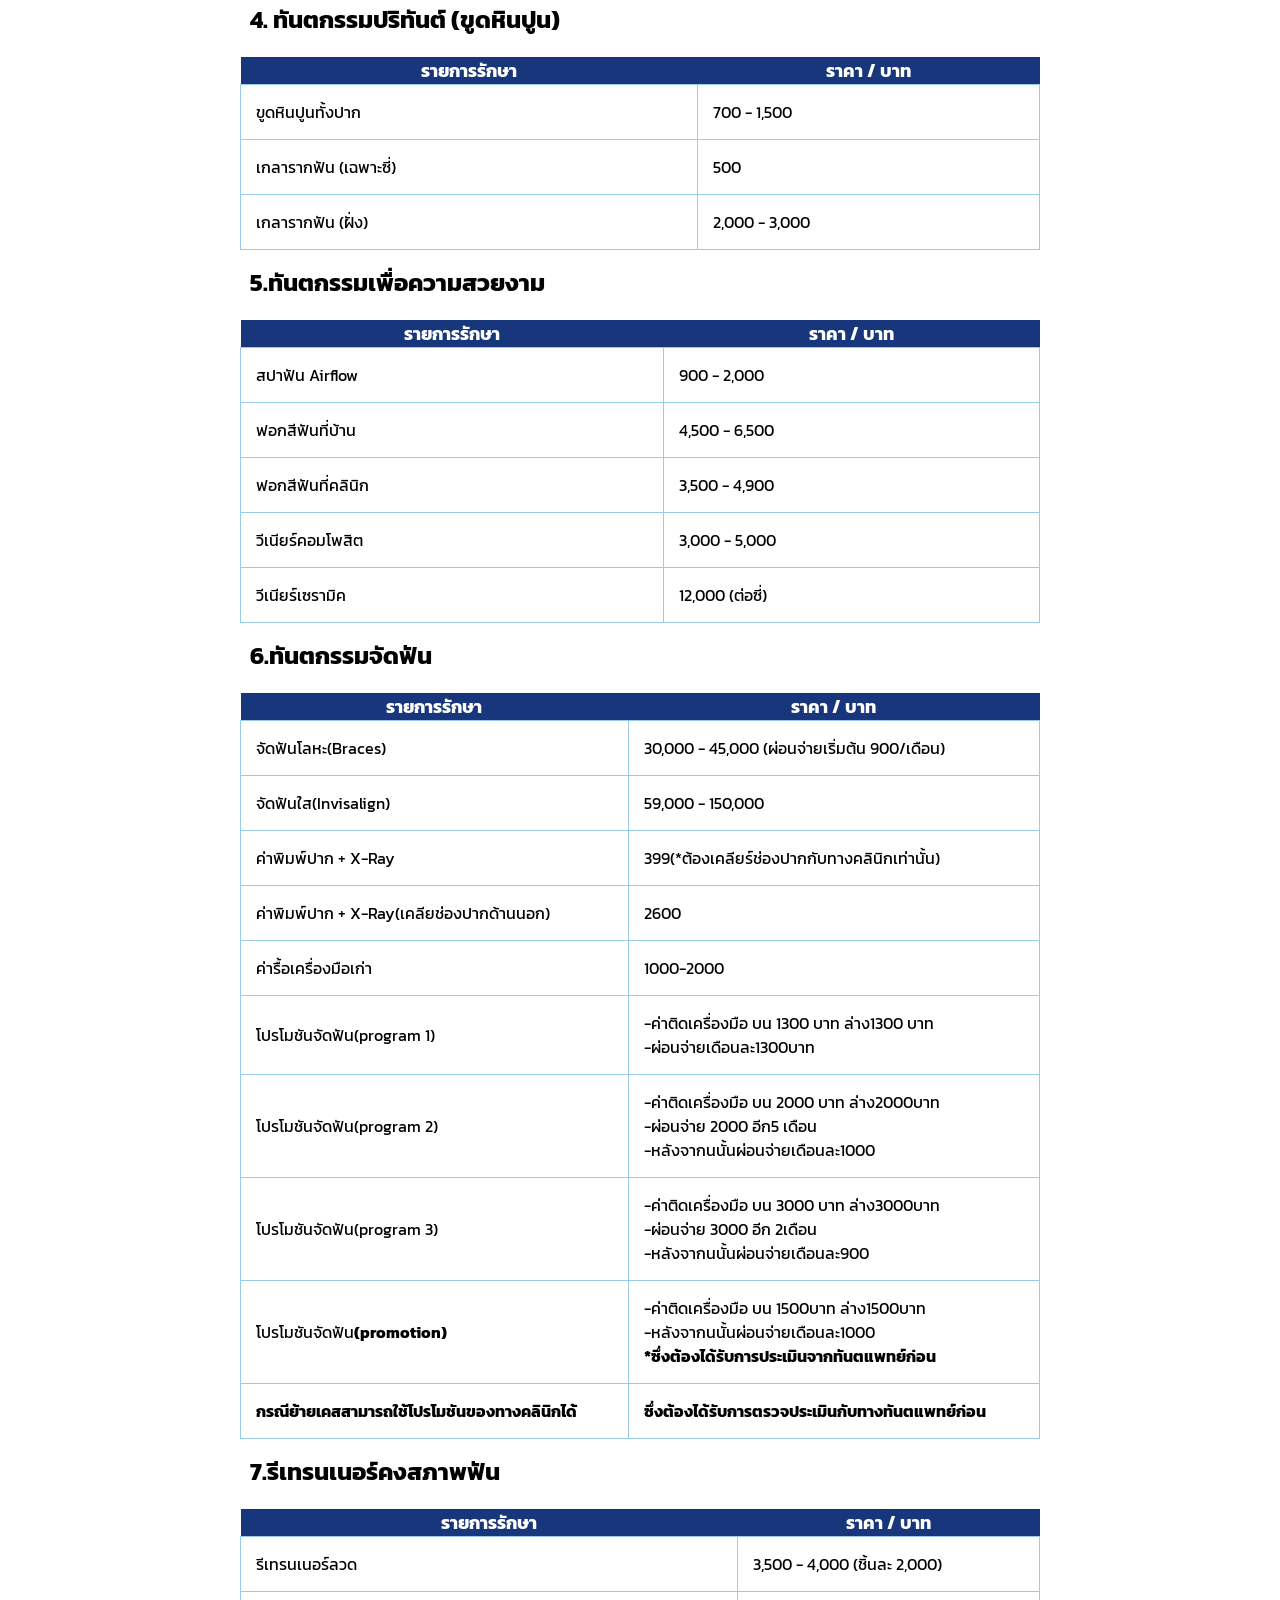
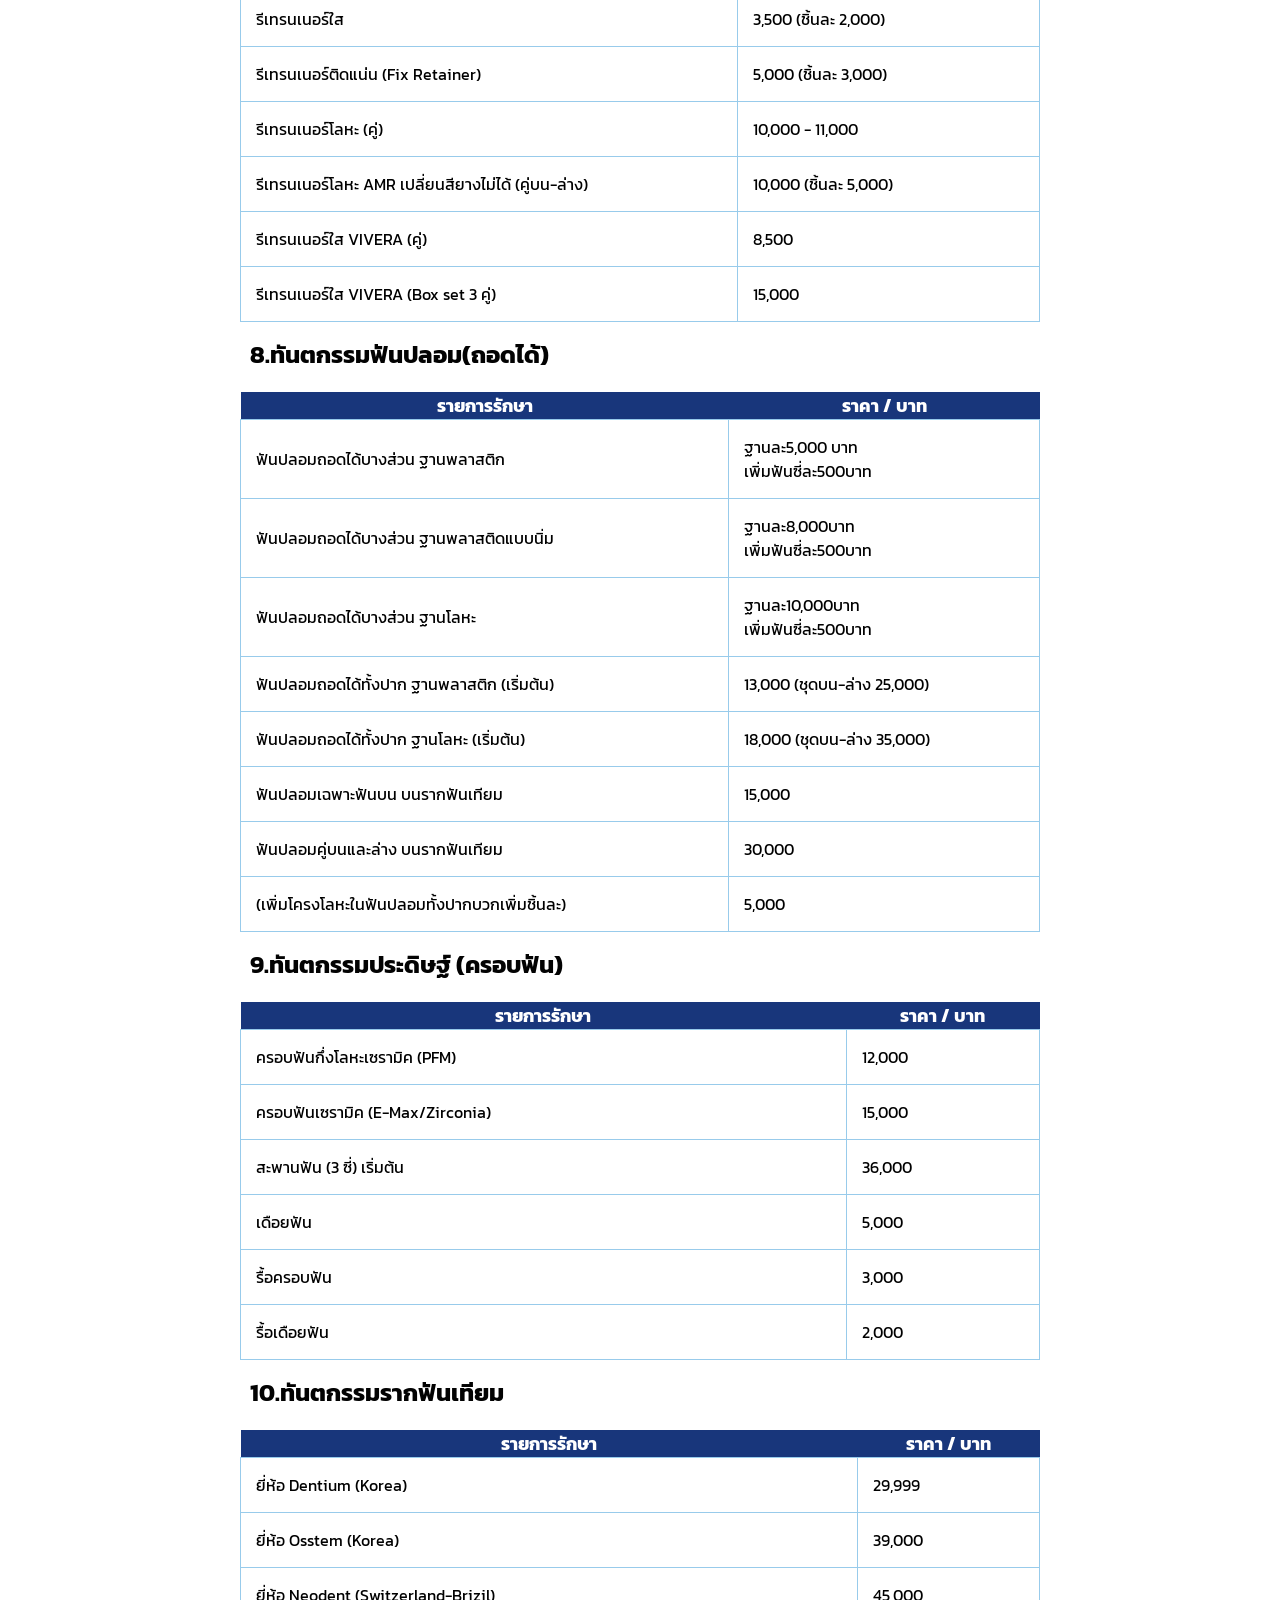
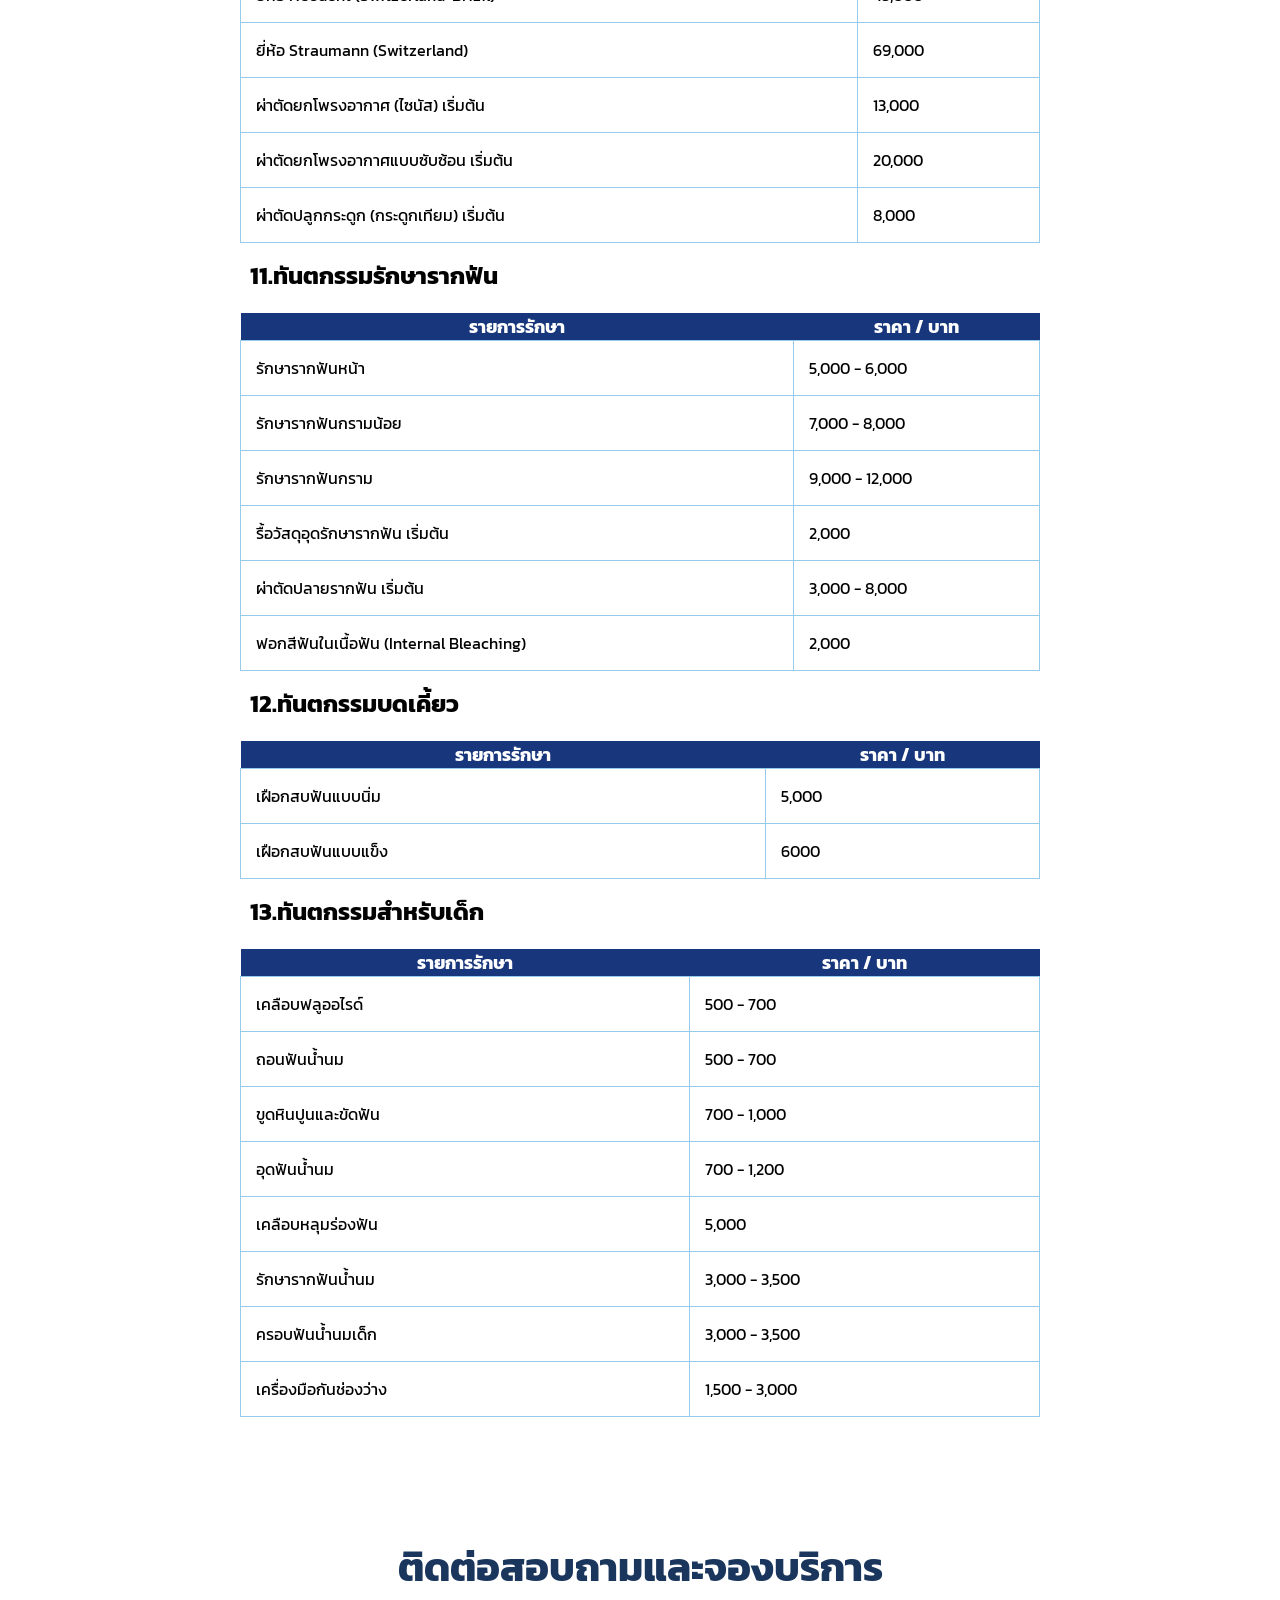
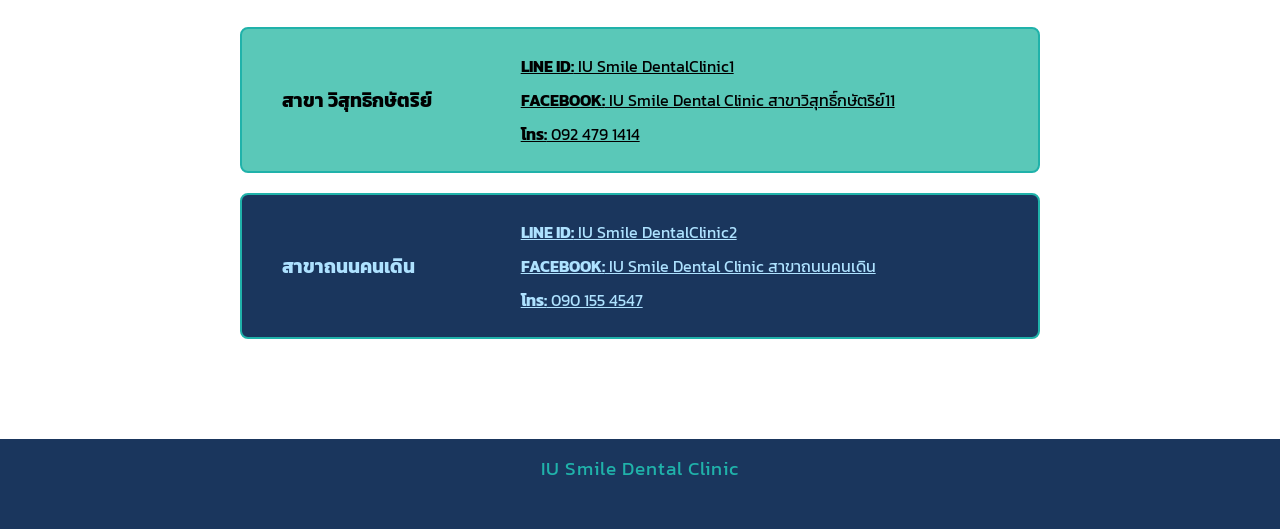
<file: iu price.html>
<!DOCTYPE html>
<html lang="th">

<head>
   <meta charset="UTF-8">
   <meta name="viewport" content="width=device-width, initial-scale=1.0">
   <title>อัตราค่าบริการ</title>
   <link rel="preconnect" href="https://fonts.googleapis.com">
   <link rel="preconnect" href="https://fonts.gstatic.com" crossorigin>
   <link href="https://fonts.googleapis.com/css2?family=Kanit:wght@300;400;500;600;700&display=swap" rel="stylesheet">
   <link rel="stylesheet" href="css/style.css">
</head>

<body>
   <header>
      <div class="logo">
         <img src="images/logo.png" alt="โลโก้ IU Smile">
      </div>
      <div class="menu-toggle" id="mobile-menu">
         <span class="bar"></span>
         <span class="bar"></span>
         <span class="bar"></span>
      </div>
      <nav>
         <ul class="nav-list">
            <li><a href="index.html">หน้าแรก</a></li>
            <li class="dropdown">
               <a href="index.html#services">บริการของเรา</a>
               <ul class="dropdown-menu">
                  <li><a href="service-implant.html">รากฟันเทียม</a></li>
                  <li><a href="service-denture.html">ฟันปลอม</a></li>
                  <li><a href="service-crown.html">ครอบฟันและวีเนียร์</a></li>
                  <li><a href="service-braces.html">จัดฟันโลหะ</a></li>
                  <li><a href="service-endo.html">รักษารากฟัน</a></li>
                  <li><a href="service-invisalign.html">จัดฟันใส</a></li>
                  <li><a href="service-pedo.html">ทันตกรรมเด็ก</a></li>
                  <li><a href="service-filling.html">อุดฟัน</a></li>
                  <li><a href="service-scaling.html">ขูดหินปูน</a></li>
                  <li><a href="service-sur.html">ถอนฟันผ่าฟันคุด</a></li>
                  <li><a href="service-occ.html">ทันตกรรมบดเคี้ยว</a></li>
                  <li><a href="service-white.html">ฟอกสีฟัน</a></li>
               </ul>
            </li>
            <li><a href="iu dentist.html#dentist">ทีมทันตแพทย์</a></li>
            <li><a href="index.html#about">เกี่ยวกับเรา</a></li>
            <li><a href="iu price.html">อัตราค่าบริการ</a></li>
            <li><a href="index.html#contact" class="contact-btn">ติดต่อเรา</a></li>
         </ul>
      </nav>
   </header>
   <section class="price-table-section">
      <h2 class="price-h2">อัตราค่าบริการ</h2>
      <h3 class="price-h3">1. ทันตกรรมทั่วไปและเอกซเรย์</h3>
      <table class="price-table">
         <thead>
            <tr>
               <th>รายการรักษา</th>
               <th>ราคา / บาท </th>
            </tr>
         </thead>
         <tbody>
            <tr>
               <td>ตรวจวินิจฉัยและให้คำปรึกษา / Recall</td>
               <td>100 - 500</td>
            </tr>
            <tr>
               <td>X-Ray periapical/bite wing</td>
               <td>100-200</td>
            </tr>
            <tr>
               <td>X-Ray panoramic</td>
               <td>500-800</td>
            </tr>
            <tr>
               <td>X-Ray cephalometric</td>
               <td>800</td>
            </tr>
            <tr>
               <td>X-Ray CBCT Scan (CT)</td>
               <td>3,500</td>
            </tr>
         </tbody>
      </table>
      <h3 class="price-h3">2. ทันตกรรมบูรณะ (อุดฟัน)</h3>
      <table class="price-table">
         <thead>
            <tr>
               <th>รายการรักษา</th>
               <th>ราคา / บาท </th>
            </tr>
         </thead>
         <tbody>
            <tr>
               <td>อุดฟันแบบง่าย (PRR)</td>
               <td>600 - 800</td>
            </tr>
            <tr>
               <td>อุดฟัน 1 ด้าน</td>
               <td>700 - 900</td>
            </tr>
            <tr>
               <td>อุดฟัน 2 ด้าน </td>
               <td>900 - 1,200</td>
            </tr>
            <tr>
               <td>อุดฟัน 3 ด้าน</td>
               <td>1,200 - 1,800</td>
            </tr>
            <tr>
               <td>อุดเติมฟันหน้า</td>
               <td>2,000 - 4,000</td>
            </tr>
            <tr>
               <td>อุดปิดช่องว่างระหว่างฟัน</td>
               <td>2,000 - 3,500</td>
            </tr>
         </tbody>
      </table>
      <h3 class="price-h3">3. ทันตกรรมศัลยกรรมช่องปาก</h3>
      <table class="price-table">
         <thead>
            <tr>
               <th>รายการรักษา</th>
               <th>ราคา / บาท </th>
            </tr>
         </thead>
         <tbody>
            <tr>
               <td>ถอนฟัน</td>
               <td>700 - 900</td>
            </tr>
            <tr>
               <td>ถอนฟัน (ซับซ้อน)</td>
               <td>1,000 - 1,500</td>
            </tr>
            <tr>
               <td>ถอนฟันคุด </td>
               <td>800 - 1,500</td>
            </tr>
            <tr>
               <td>ผ่าฟันคุด / ผ่าฟันฝัง</td>
               <td>1,500 - 6,000</td>
            </tr>
            <tr>
               <td>แต่งกระดูก</td>
               <td>4,000 - 8,000</td>
            </tr>
            <tr>
               <td>ตัดพังผืดเหงือก Frenum</td>
               <td>1,500 - 3,000</td>
            </tr>
            <tr>
               <td>ตัดเหงือกฟันหลังเพื่อการบูรณะ</td>
               <td>3,000</td>
            </tr>
            <tr>
               <td>ปลูกเหงือก (เริ่มต้น)</td>
               <td>5,000</td>
            </tr>
         </tbody>
      </table>
      <h3 class="price-h3">4. ทันตกรรมปริทันต์ (ขูดหินปูน)</h3>
      <table class="price-table">
         <thead>
            <tr>
               <th>รายการรักษา</th>
               <th>ราคา / บาท </th>
            </tr>
         </thead>
         <tbody>
            <tr>
               <td>ขูดหินปูนทั้งปาก</td>
               <td>700 - 1,500</td>
            </tr>
            <tr>
               <td>เกลารากฟัน (เฉพาะซี่)</td>
               <td>500</td>
            </tr>
            <tr>
               <td>เกลารากฟัน (ฝั่ง)</td>
               <td>2,000 - 3,000</td>
            </tr>
         </tbody>
      </table>
      <h3 class="price-h3">5.ทันตกรรมเพื่อความสวยงาม</h3>
      <table class="price-table">
         <thead>
            <tr>
               <th>รายการรักษา</th>
               <th>ราคา / บาท </th>
            </tr>
         </thead>
         <tbody>
            <tr>
               <td>สปาฟัน Airflow </td>
               <td>900 - 2,000</td>
            </tr>
            <tr>
               <td>ฟอกสีฟันที่บ้าน</td>
               <td>4,500 - 6,500</td>
            </tr>
            <tr>
               <td>ฟอกสีฟันที่คลินิก</td>
               <td>3,500 - 4,900</td>
            </tr>
            <tr>
               <td>วีเนียร์คอมโพสิต</td>
               <td>3,000 - 5,000</td>
            </tr>
            <tr>
               <td>วีเนียร์เซรามิค</td>
               <td>12,000 (ต่อซี่)</td>
            </tr>
         </tbody>
      </table>
      <h3 class="price-h3">6.ทันตกรรมจัดฟัน</h3>
      <table class="price-table">
         <thead>
            <tr>
               <th>รายการรักษา</th>
               <th>ราคา / บาท </th>
            </tr>
         </thead>
         <tbody>
            <tr>
               <td>จัดฟันโลหะ(Braces)</td>
               <td>30,000 - 45,000 (ผ่อนจ่ายเริ่มต้น 900/เดือน)</td>
            </tr>
            <tr>
               <td>จัดฟันใส(Invisalign)</td>
               <td>59,000 - 150,000</td>
            </tr>
            <tr>
               <td>ค่าพิมพ์ปาก + X-Ray</td>
               <td>399(*ต้องเคลียร์ช่องปากกับทางคลินิกเท่านั้น)</td>
            </tr>
            <tr>
               <td>ค่าพิมพ์ปาก + X-Ray(เคลียช่องปากด้านนอก)</td>
               <td>2600</td>
            </tr>
            <tr>
               <td>ค่ารื้อเครื่องมือเก่า</td>
               <td>1000-2000</td>
            </tr>
            <tr>
               <td>โปรโมชันจัดฟัน(program 1)</td>
               <td>-ค่าติดเครื่องมือ บน 1300 บาท ล่าง1300 บาท<br>-ผ่อนจ่ายเดือนละ1300บาท</td>
            </tr>
            <tr>
               <td>โปรโมชันจัดฟัน(program 2)</td>
               <td>-ค่าติดเครื่องมือ บน 2000 บาท ล่าง2000บาท<br>-ผ่อนจ่าย 2000 อีก5
                  เดือน<br>-หลังจากนนั้นผ่อนจ่ายเดือนละ1000</td>
            </tr>
            <tr>
               <td>โปรโมชันจัดฟัน(program 3)</td>
               <td>-ค่าติดเครื่องมือ บน 3000 บาท ล่าง3000บาท<br>-ผ่อนจ่าย 3000 อีก
                  2เดือน<br>-หลังจากนนั้นผ่อนจ่ายเดือนละ900</td>
            </tr>
            <tr>
               <td>โปรโมชันจัดฟัน<strong>(promotion)</strong></td>
               <td>-ค่าติดเครื่องมือ บน 1500บาท
                  ล่าง1500บาท<br>-หลังจากนนั้นผ่อนจ่ายเดือนละ1000<br><strong>*ซึ่งต้องได้รับการประเมินจากทันตแพทย์ก่อน</strong>
               </td>
            </tr>
            <tr>
               <td><strong>กรณีย้ายเคสสามารถใช้โปรโมชันของทางคลินิกได้</strong></td>
               <td><strong>ซึ่งต้องได้รับการตรวจประเมินกับทางทันตแพทย์ก่อน</strong></td>
         </tbody>
      </table>
      <h3 class="price-h3">7.รีเทรนเนอร์คงสภาพฟัน</h3>
      <table class="price-table">
         <thead>
            <tr>
               <th>รายการรักษา</th>
               <th>ราคา / บาท </th>
            </tr>
         </thead>
         <tbody>
            <tr>
               <td>รีเทรนเนอร์ลวด </td>
               <td>3,500 - 4,000 (ชิ้นละ 2,000)</td>
            </tr>
            <tr>
               <td>รีเทรนเนอร์ใส</td>
               <td>3,500 (ชิ้นละ 2,000)</td>
            </tr>
            <tr>
               <td>รีเทรนเนอร์ติดแน่น (Fix Retainer)</td>
               <td>5,000 (ชิ้นละ 3,000) </td>
            </tr>
            <tr>
               <td>รีเทรนเนอร์โลหะ (คู่)</td>
               <td>10,000 - 11,000 </td>
            </tr>
            <tr>
               <td>รีเทรนเนอร์โลหะ AMR เปลี่ยนสียางไม่ได้ (คู่บน-ล่าง)</td>
               <td>10,000 (ชิ้นละ 5,000)</td>
            </tr>
            <tr>
               <td>รีเทรนเนอร์ใส VIVERA (คู่)</td>
               <td>8,500 </td>
            </tr>
            <tr>
               <td>รีเทรนเนอร์ใส VIVERA (Box set 3 คู่)</td>
               <td>15,000 </td>
            </tr>
         </tbody>
      </table>
      <h3 class="price-h3">8.ทันตกรรมฟันปลอม(ถอดได้)</h3>
      <table class="price-table">
         <thead>
            <tr>
               <th>รายการรักษา</th>
               <th>ราคา / บาท </th>
            </tr>
         </thead>
         <tbody>
            <tr>
               <td>ฟันปลอมถอดได้บางส่วน ฐานพลาสติก</td>
               <td>ฐานละ5,000 บาท<br>เพิ่มฟันซี่ละ500บาท</td>
            </tr>
            <tr>
               <td>ฟันปลอมถอดได้บางส่วน ฐานพลาสติดแบบนิ่ม </td>
               <td>ฐานละ8,000บาท<br>เพิ่มฟันซี่ละ500บาท</td>

            </tr>
            <tr>
               <td>ฟันปลอมถอดได้บางส่วน ฐานโลหะ</td>
               <td>ฐานละ10,000บาท<br>เพิ่มฟันซี่ละ500บาท</td>
            </tr>
            <tr>
               <td>ฟันปลอมถอดได้ทั้งปาก ฐานพลาสติก (เริ่มต้น)</td>
               <td>13,000 (ชุดบน-ล่าง 25,000)</td>
            </tr>
            <tr>
               <td>ฟันปลอมถอดได้ทั้งปาก ฐานโลหะ (เริ่มต้น)</td>
               <td>18,000 (ชุดบน-ล่าง 35,000)</td>
            </tr>
            <tr>
               <td>ฟันปลอมเฉพาะฟันบน บนรากฟันเทียม</td>
               <td>15,000</td>
            </tr>
            <tr>
               <td>ฟันปลอมคู่บนและล่าง บนรากฟันเทียม</td>
               <td>30,000</td>
            </tr>
            <tr>
               <td>(เพิ่มโครงโลหะในฟันปลอมทั้งปากบวกเพิ่มชิ้นละ)</td>
               <td>5,000 </td>
            </tr>
         </tbody>
      </table>

      <h3 class="price-h3">9.ทันตกรรมประดิษฐ์ (ครอบฟัน)</h3>
      <table class="price-table">
         <thead>
            <tr>
               <th>รายการรักษา</th>
               <th>ราคา / บาท </th>
            </tr>
         </thead>
         <tbody>
            <tr>
               <td>ครอบฟันกึ่งโลหะเซรามิค (PFM)</td>
               <td>12,000 </td>
            </tr>
            <tr>
               <td>ครอบฟันเซรามิค (E-Max/Zirconia)</td>
               <td>15,000</td>
            </tr>
            <tr>
               <td>สะพานฟัน (3 ซี่) เริ่มต้น</td>
               <td>36,000</td>
            </tr>
            <tr>
               <td>เดือยฟัน</td>
               <td>5,000</td>
            </tr>
            <tr>
               <td>รื้อครอบฟัน</td>
               <td>3,000</td>
            </tr>
            <tr>
               <td>รื้อเดือยฟัน</td>
               <td>2,000</td>
            </tr>
         </tbody>
      </table>
      <h3 class="price-h3">10.ทันตกรรมรากฟันเทียม</h3>
      <table class="price-table">
         <thead>
            <tr>
               <th>รายการรักษา</th>
               <th>ราคา / บาท </th>
            </tr>
         </thead>
         <tbody>
            <tr>
               <td>ยี่ห้อ Dentium (Korea)</td>
               <td>29,999</td>
            </tr>
            <tr>
               <td>ยี่ห้อ Osstem (Korea)</td>
               <td>39,000 </td>

            </tr>
            <tr>
               <td>ยี่ห้อ Neodent (Switzerland-Brizil)</td>
               <td>45,000 </td>
            </tr>
            <tr>
               <td>ยี่ห้อ Straumann (Switzerland) </td>
               <td>69,000</td>
            </tr>
            <tr>
               <td>ผ่าตัดยกโพรงอากาศ (ไซนัส) เริ่มต้น </td>
               <td>13,000</td>
            </tr>
            <tr>
               <td>ผ่าตัดยกโพรงอากาศแบบซับซ้อน เริ่มต้น</td>
               <td>20,000</td>
            </tr>
            <tr>
               <td>ผ่าตัดปลูกกระดูก (กระดูกเทียม) เริ่มต้น</td>
               <td>8,000</td>
            </tr>
         </tbody>
      </table>
      </table>
      <h3 class="price-h3">11.ทันตกรรมรักษารากฟัน</h3>
      <table class="price-table">
         <thead>
            <tr>
               <th>รายการรักษา</th>
               <th>ราคา / บาท </th>
            </tr>
         </thead>
         <tbody>
            <tr>
               <td>รักษารากฟันหน้า</td>
               <td>5,000 - 6,000</td>
            </tr>
            <tr>
               <td>รักษารากฟันกรามน้อย</td>
               <td>7,000 - 8,000</td>
            </tr>
            <tr>
               <td>รักษารากฟันกราม</td>
               <td>9,000 - 12,000</td>
            </tr>
            <tr>
               <td>รื้อวัสดุอุดรักษารากฟัน เริ่มต้น</td>
               <td>2,000</td>
            </tr>
            <tr>
               <td>ผ่าตัดปลายรากฟัน เริ่มต้น</td>
               <td>3,000 - 8,000</td>
            </tr>
            <tr>
               <td>ฟอกสีฟันในเนื้อฟัน (Internal Bleaching)</td>
               <td>2,000 </td>
            </tr>
         </tbody>
      </table>
      <h3 class="price-h3">12.ทันตกรรมบดเคี้ยว</h3>
      <table class="price-table">
         <thead>
            <tr>
               <th>รายการรักษา</th>
               <th>ราคา / บาท </th>
            </tr>
         </thead>
         <tbody>
            <tr>
               <td>เฝือกสบฟันแบบนิ่ม</td>
               <td>5,000</td>
            </tr>
            <tr>
               <td>เฝือกสบฟันแบบแข็ง</td>
               <td>6000</td>
            </tr>
         </tbody>
      </table>
      <h3 class="price-h3">13.ทันตกรรมสำหรับเด็ก</h3>
      <table class="price-table">
         <thead>
            <tr>
               <th>รายการรักษา</th>
               <th>ราคา / บาท </th>
            </tr>
         </thead>
         <tbody>
            <tr>
               <td>เคลือบฟลูออไรด์</td>
               <td>500 - 700</td>
            </tr>
            <tr>
               <td>ถอนฟันน้ำนม</td>
               <td>500 - 700</td>
            </tr>
            <tr>
               <td>ขูดหินปูนและขัดฟัน</td>
               <td>700 - 1,000</td>
            </tr>
            <tr>
               <td>อุดฟันน้ำนม</td>
               <td>700 - 1,200 </td>
            </tr>
            <tr>
               <td>เคลือบหลุมร่องฟัน</td>
               <td>5,000</td>
            </tr>
            <tr>
               <td>รักษารากฟันน้ำนม</td>
               <td>3,000 - 3,500 </td>
            </tr>
            <tr>
               <td>ครอบฟันน้ำนมเด็ก</td>
               <td>3,000 - 3,500</td>
            </tr>
            <tr>
               <td>เครื่องมือกันช่องว่าง</td>
               <td>1,500 - 3,000 </td>
            </tr>
         </tbody>
      </table>
   </section>
   <section class="booking-section">
      <h2>ติดต่อสอบถามและจองบริการ</h2>
      <div class="branch-card branch-light">
         <div class="branch-name">
            <h3>สาขา วิสุทธิกษัตริย์</h3>
         </div>
         <div class="branch-contact">
            <p><a href="https://line.me/R/ti/p/@611upybg" target="_blank"><strong>LINE ID:</strong> IU Smile
                  DentalClinic1</a></p>
            <p><a href="https://www.facebook.com/share/18nAfB6ELZ/?mibextid=wwXIfr"
                  target="_blank"><strong>FACEBOOK:</strong> IU Smile Dental Clinic สาขาวิสุทธิ์กษัตริย์11</a></p>
            <p><a href="tel:0924791414"><strong>โทร:</strong> 092 479 1414</a></p>
         </div>
      </div>

      <div class="branch-card branch-dark">
         <div class="branch-name">
            <h3>สาขาถนนคนเดิน</h3>
         </div>
         <div class="branch-contact">
            <p><a href="https://line.me/R/ti/p/@156kwmnh" target="_blank"><strong>LINE ID:</strong> IU Smile
                  DentalClinic2</a></p>
            <p><a href="https://www.facebook.com/share/1AUFNBjcYp/?mibextid=wwXIfr"
                  target="_blank"><strong>FACEBOOK:</strong> IU Smile Dental Clinic สาขาถนนคนเดิน</a></p>
            <p><a href="tel:0901554547"><strong>โทร:</strong> 090 155 4547</a></p>
         </div>
      </div>
      </div>
   </section>
   <section class="site-footer">
      <footer class="site-footer">
         <p>IU Smile Dental Clinic</p>
      </footer>
   </section>
   <script src="script.js"></script>
</body>

</html>
</file>
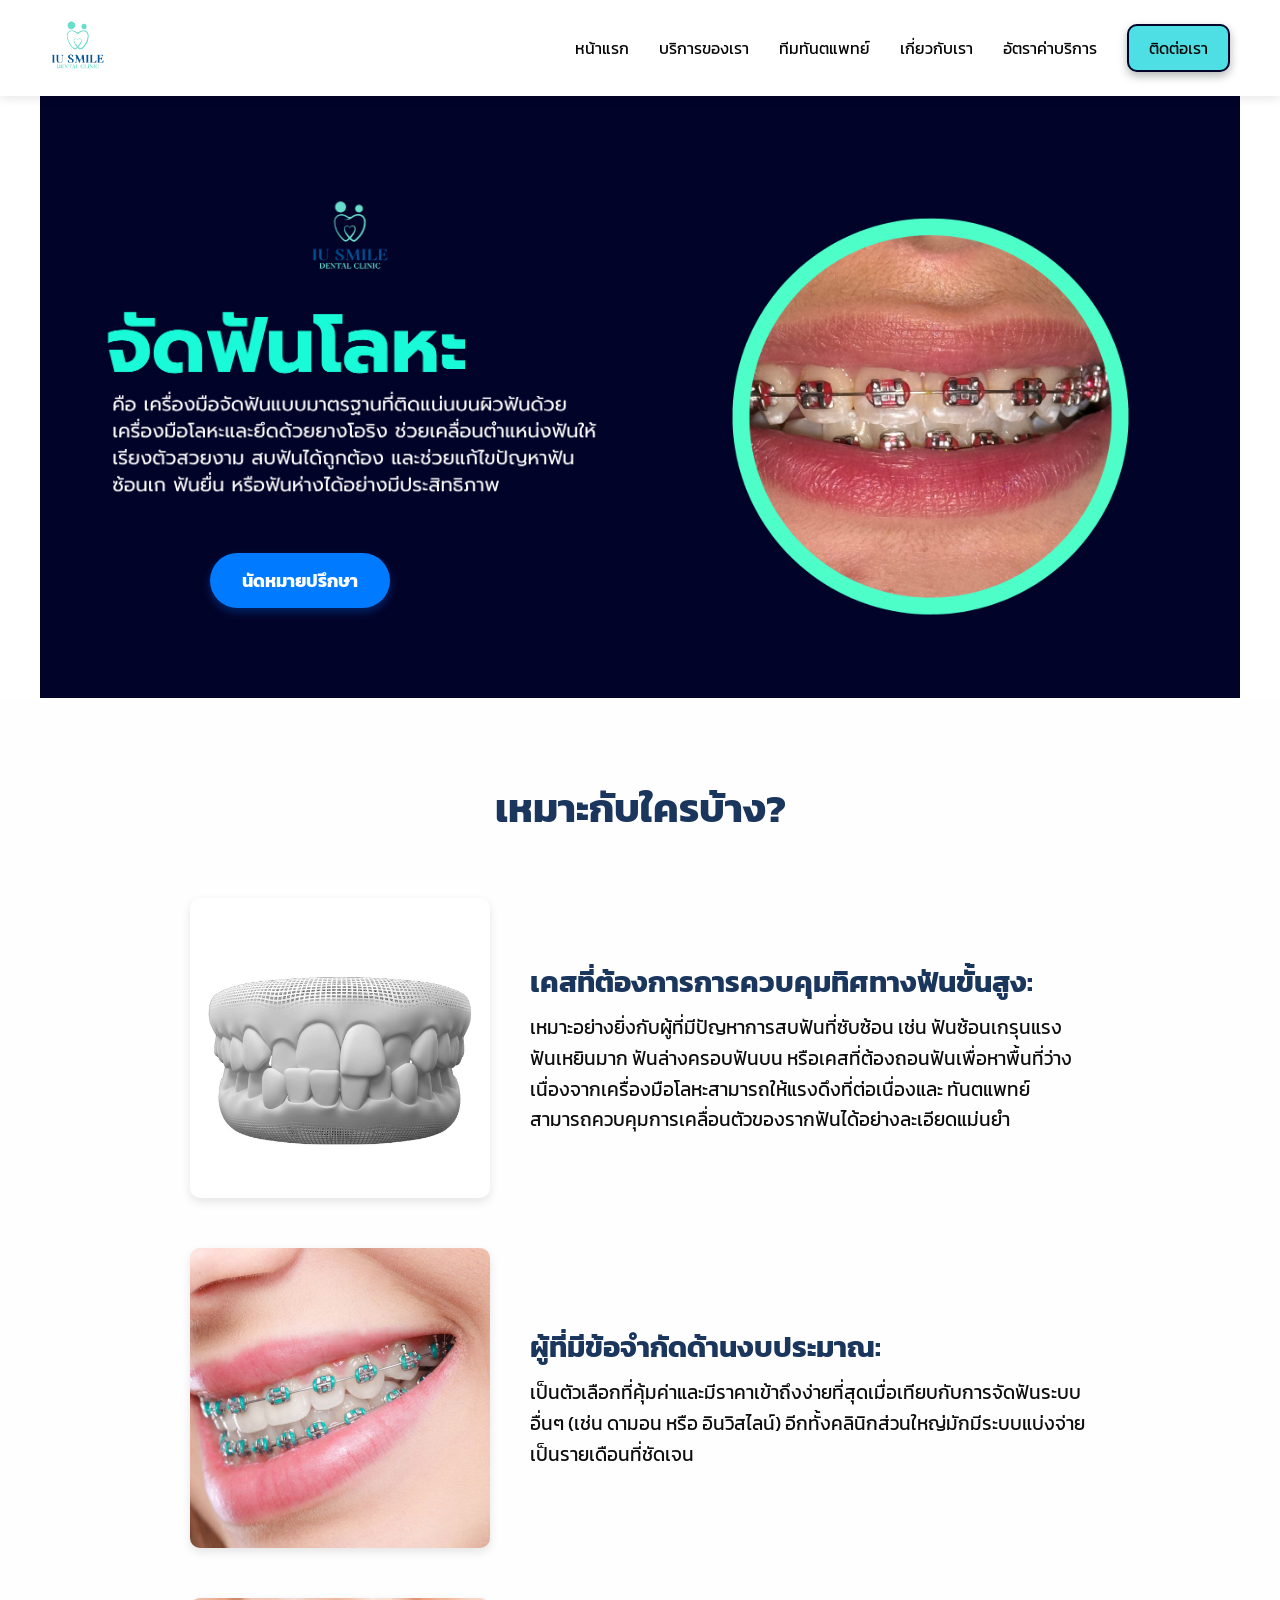
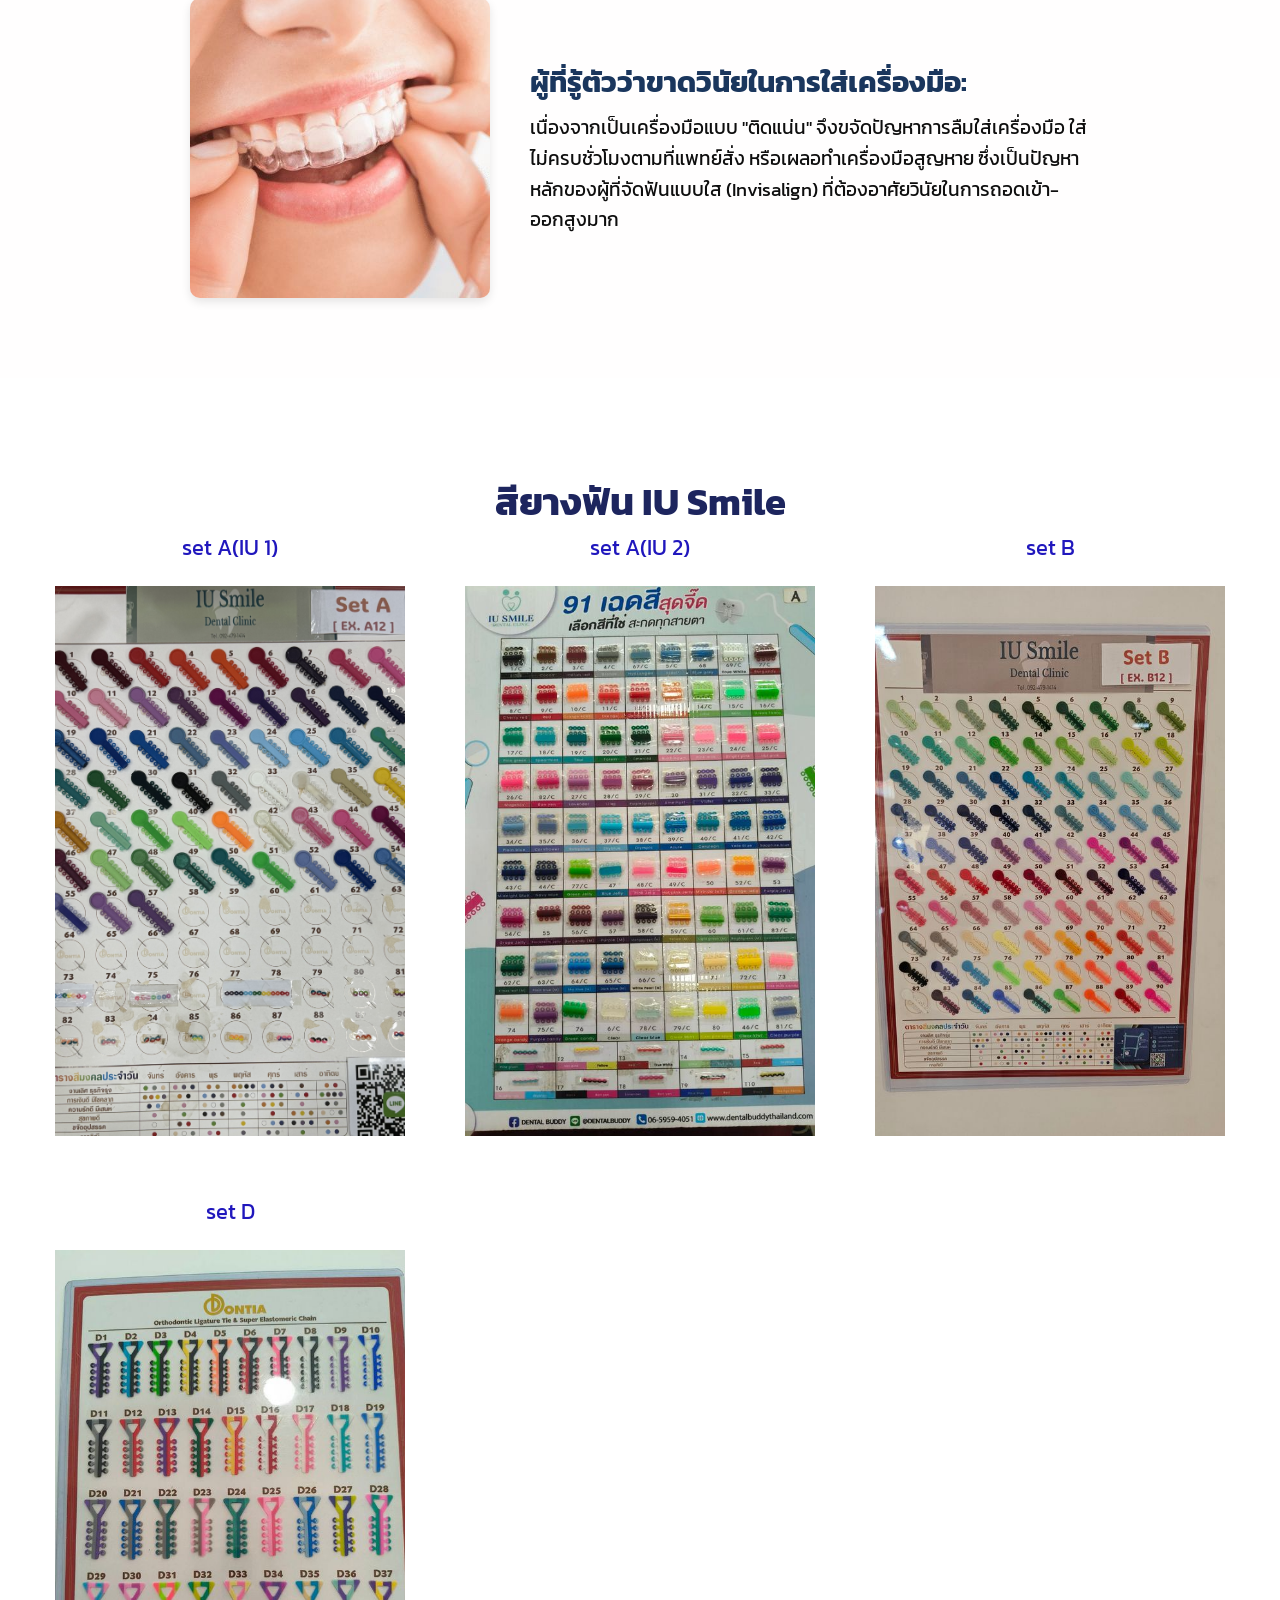
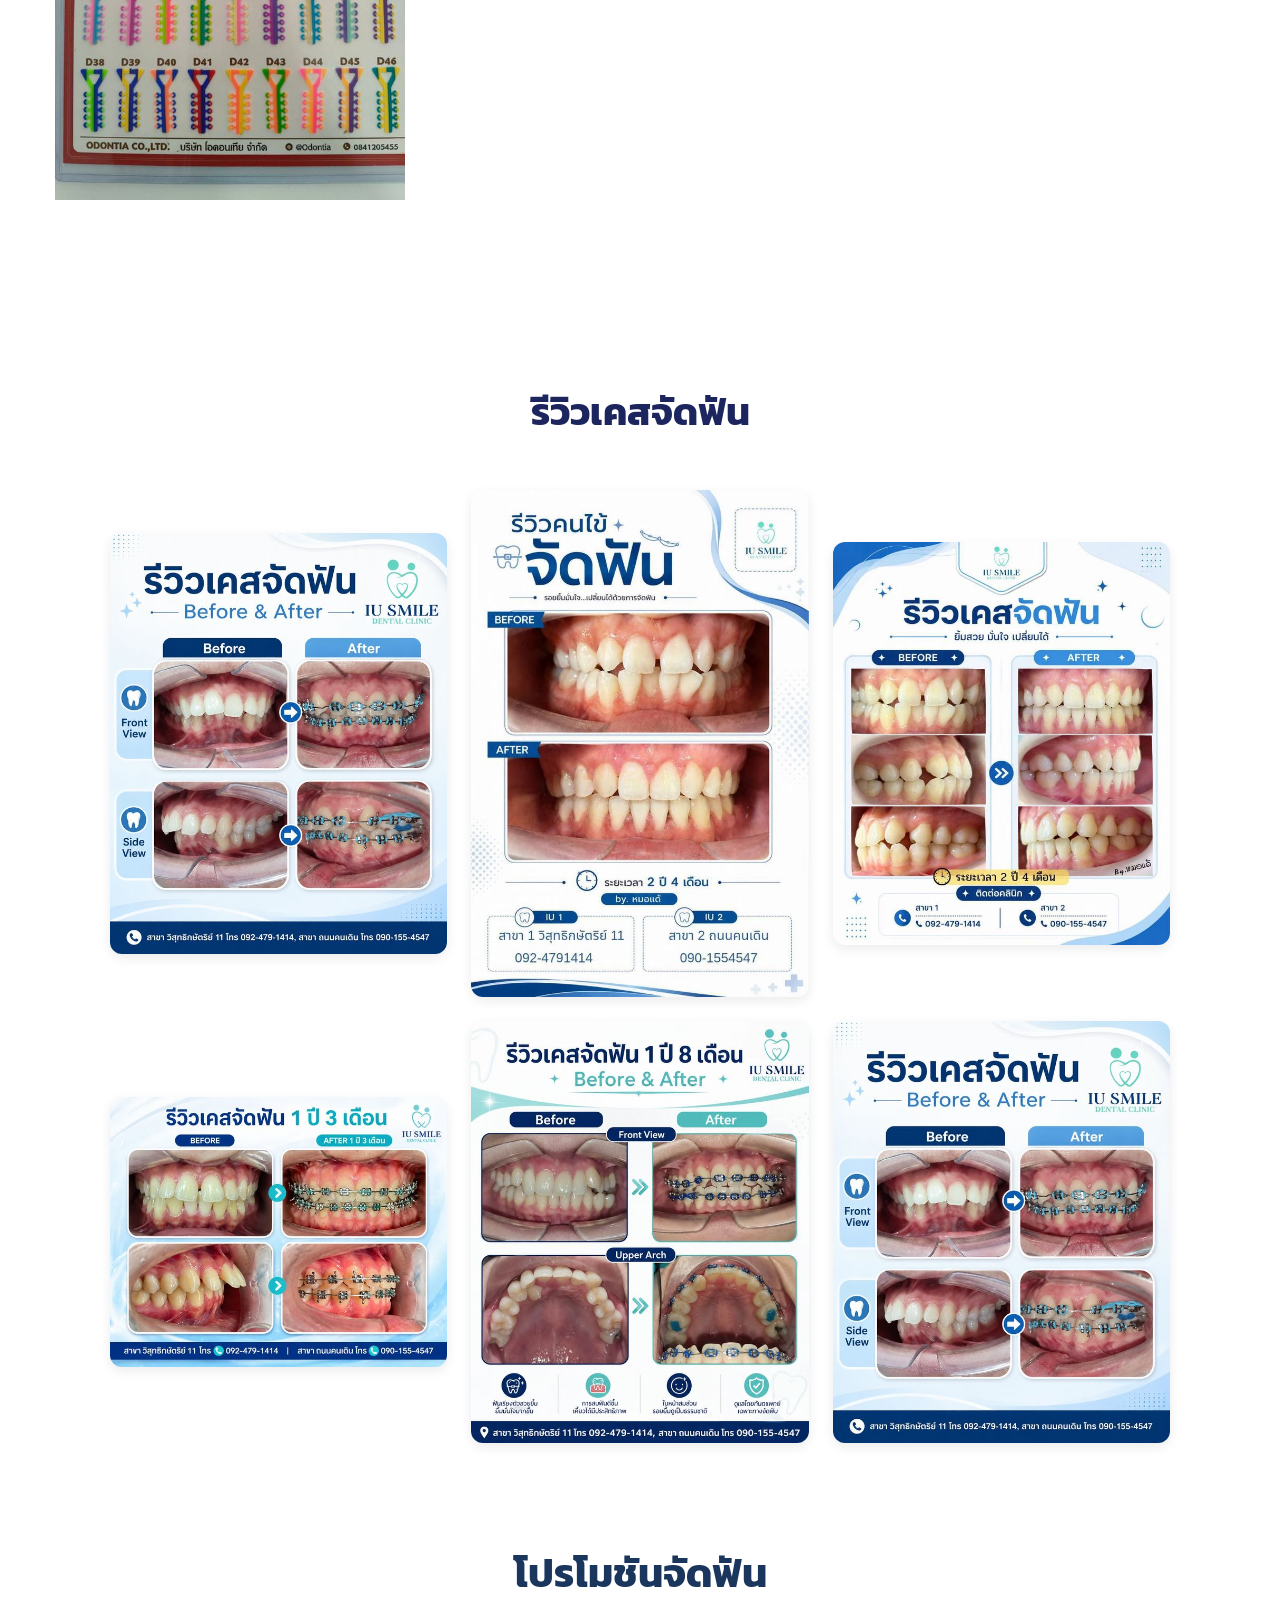
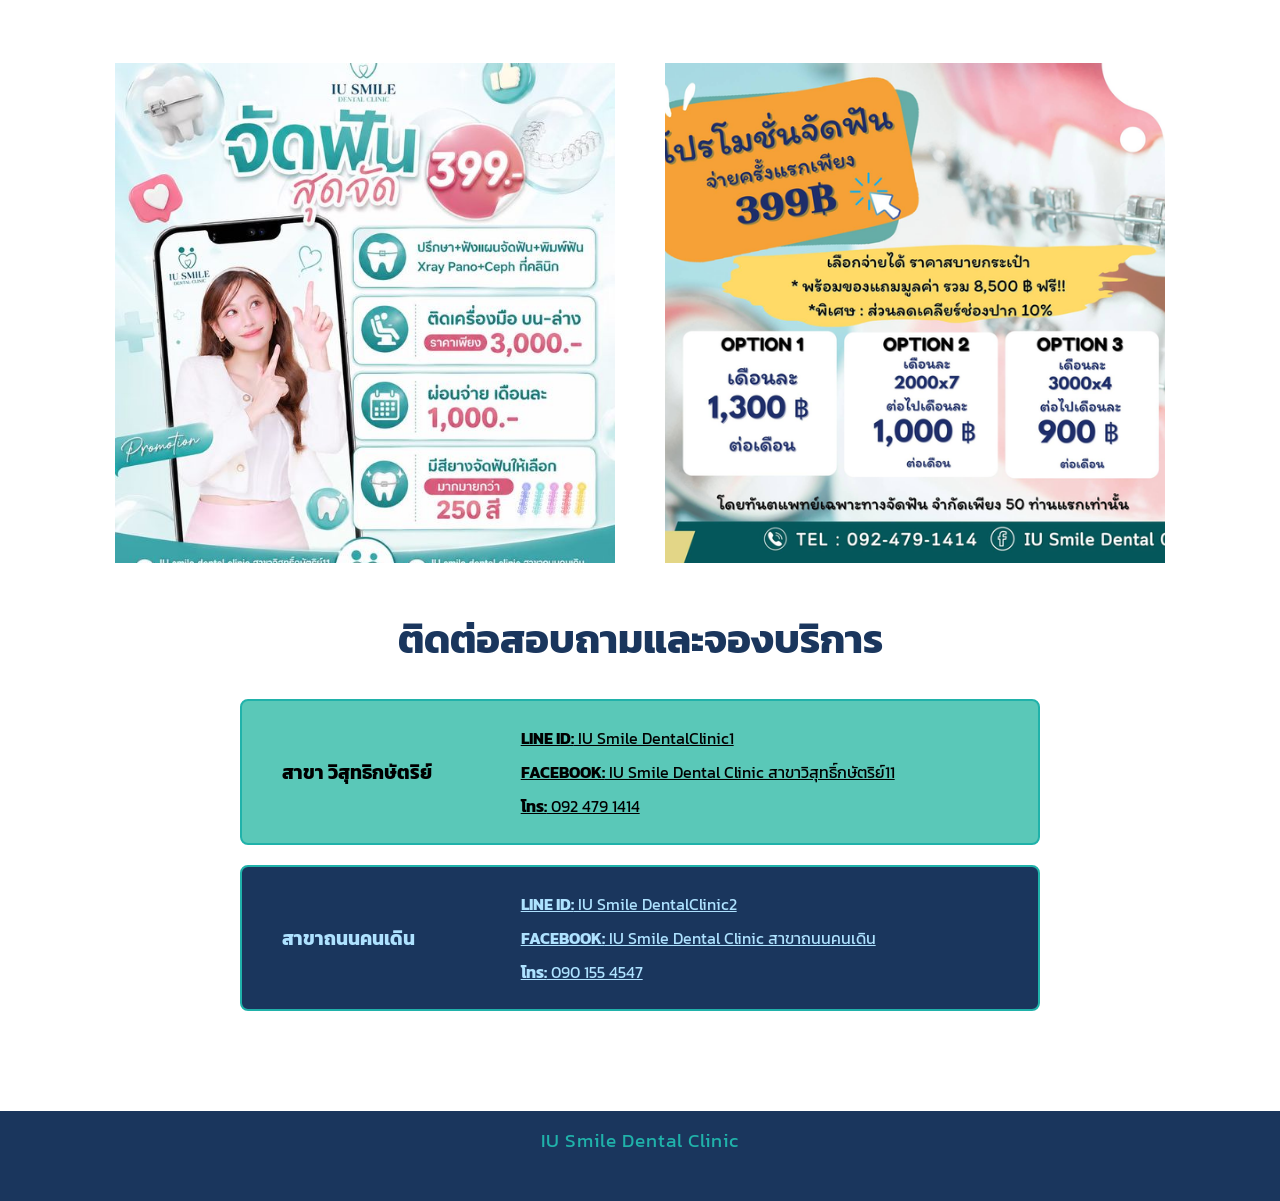
<file: service-braces.html>
<!DOCTYPE html>
<html lang="th">

<head>
    <meta charset="UTF-8">
    <meta name="viewport" content="width=device-width, initial-scale=1.0">
    <title>จัดฟันโลหะ</title>
    <link rel="preconnect" href="https://fonts.googleapis.com">
    <link rel="preconnect" href="https://fonts.gstatic.com" crossorigin>
    <link href="https://fonts.googleapis.com/css2?family=Kanit:wght@300;400;500;600;700&display=swap" rel="stylesheet">
    <link rel="stylesheet" href="css/style.css">
</head>

<body>
    <header>
        <div class="logo">
            <img src="images/logo.png" alt="โลโก้ IU Smile">
        </div>
         <div class="menu-toggle" id="mobile-menu">
            <span class="bar"></span>
            <span class="bar"></span>
            <span class="bar"></span>
        </div>
        <nav>
            <ul class="nav-list">
                <li><a href="index.html">หน้าแรก</a></li>
                <li class="dropdown">
                    <a href="index.html#services">บริการของเรา</a>
                    <ul class="dropdown-menu">
                        <li><a href="service-implant.html">รากฟันเทียม</a></li>
                        <li><a href="service-denture.html">ฟันปลอม</a></li>
                        <li><a href="service-crown.html">ครอบฟันและวีเนียร์</a></li>
                        <li><a href="service-braces.html">จัดฟันโลหะ</a></li>
                        <li><a href="service-endo.html">รักษารากฟัน</a></li>
                        <li><a href="service-invisalign.html">จัดฟันใส</a></li>
                        <li><a href="service-pedo.html">ทันตกรรมเด็ก</a></li>
                        <li><a href="service-filling.html">อุดฟัน</a></li>
                        <li><a href="service-scaling.html">ขูดหินปูน</a></li>
                        <li><a href="service-sur.html">ถอนฟันผ่าฟันคุด</a></li>
                        <li><a href="service-occ.html">ทันตกรรมบดเคี้ยว</a></li>
                        <li><a href="service-white.html">ฟอกสีฟัน</a></li>
                    </ul>
                </li>
                <li><a href="iu dentist.html">ทีมทันตแพทย์</a></li>
                <li><a href="index.html#about">เกี่ยวกับเรา</a></li>
                <li><a href="iu price.html">อัตราค่าบริการ</a></li>
                <li><a href="index.html#contact" class="contact-btn">ติดต่อเรา</a></li>
            </ul>
        </nav>
    </header>
    <section class="hero-section">
        <div class="hero-left">
            <img src="images/banner.braces.png" alt="IU Smile Banner" class="banner-img">
            <a href="index.html#contact" class="cta-booking-btn"> นัดหมายปรึกษา</a>
        </div>
        <div class="hero-right">
            <img src="images/hero.brk.png" alt="Doctor" class="doctor-img">
        </div>
    </section>
    <section class="feature-section">
        <h2>เหมาะกับใครบ้าง?</h2>
        <div class="feature-container">
            <div class="feature-card">
                <img src="images/brk.case1.jpg" alt="รูปชั่วคราว 1">
                <div class="feature-text">
                    <h3>เคสที่ต้องการการควบคุมทิศทางฟันขั้นสูง:</h3>
                    <p>เหมาะอย่างยิ่งกับผู้ที่มีปัญหาการสบฟันที่ซับซ้อน เช่น ฟันซ้อนเกรุนแรง ฟันเหยินมาก
                        ฟันล่างครอบฟันบน หรือเคสที่ต้องถอนฟันเพื่อหาพื้นที่ว่าง
                        เนื่องจากเครื่องมือโลหะสามารถให้แรงดึงที่ต่อเนื่องและ
                        ทันตแพทย์สามารถควบคุมการเคลื่อนตัวของรากฟันได้อย่างละเอียดแม่นยำ</p>
                </div>
            </div>
            <div class="feature-card">
                <img src="images/brk.case2.jpg" alt="รูปชั่วคราว 1">
                <div class="feature-text">
                    <h3>ผู้ที่มีข้อจำกัดด้านงบประมาณ:</h3>
                    <p>เป็นตัวเลือกที่คุ้มค่าและมีราคาเข้าถึงง่ายที่สุดเมื่อเทียบกับการจัดฟันระบบอื่นๆ
                        (เช่น ดามอน หรือ อินวิสไลน์) อีกทั้งคลินิกส่วนใหญ่มักมีระบบแบ่งจ่ายเป็นรายเดือนที่ชัดเจน</p>
                </div>
            </div>
            <div class="feature-card">
                <img src="images/invis.care.jpg" alt="รูปชั่วคราว 1">
                <div class="feature-text">
                    <h3>ผู้ที่รู้ตัวว่าขาดวินัยในการใส่เครื่องมือ:</h3>
                    <p>เนื่องจากเป็นเครื่องมือแบบ "ติดแน่น" จึงขจัดปัญหาการลืมใส่เครื่องมือ
                        ใส่ไม่ครบชั่วโมงตามที่แพทย์สั่ง หรือเผลอทำเครื่องมือสูญหาย
                        ซึ่งเป็นปัญหาหลักของผู้ที่จัดฟันแบบใส (Invisalign)
                        ที่ต้องอาศัยวินัยในการถอดเข้า-ออกสูงมาก </p>
                </div>
            </div>
        </div>
    </section>
    <section class="o-ring-section">
        <h2>สียางฟัน IU Smile</h2>
        <div class="o-ring-grid">
            <div class="o-ring-crad">
                <p>set A(IU 1)</p>
                <img src="images/o-ring a.jpg" alt="สิทธิบัตรทอง">
            </div>
            <div class="o-ring-crad">
                <p>set A(IU 2)</p>
                <img src="images/o-ring.iu2.jpeg" alt="สิทธิประกันสังคม">
            </div>
            <div class="o-ring-crad">
                <p>set B</p>
                <img src="images/o-ring.setb.jpeg" alt="สิทธิประกันสังคม">
            </div>
            <div class="o-ring-crad">
                <p>set D</p>
                <img src="images/o-ring.setd.jpeg" alt="สิทธิประกันสังคม">
            </div>
        </div>
    </section>
    <section class="review2-section">
        <h2>รีวิวเคสจัดฟัน</h2>
        <div class="review2-grid">
            <div class="review2-crad">
                <img src="images/braces.re.jpeg" alt="สิทธิบัตรทอง">
            </div>
            <div class="review2-crad">
                <img src="images/braces.re2.jpeg" alt="สิทธิประกันสังคม">
            </div>
            <div class="review2-crad">
                <img src="images/braces.re3.jpeg" alt="สิทธิประกันสังคม">
            </div>
            <div class="review2-crad">
                <img src="images/braces.re4.jpeg" alt="สิทธิประกันสังคม">
            </div>
            <div class="review2-crad">
                <img src="images/braces.re5.jpeg" alt="สิทธิประกันสังคม">
            </div>
            <div class="review2-crad">
                <img src="images/braces.re6.jpeg" alt="สิทธิประกันสังคม">
            </div>
        </div>
    </section>
    <section class="free-dental">
        <h2>โปรโมชันจัดฟัน</h2>
        <div class="free-dental-grid">
            <div class="free-dental-card">
                <img src="images/probraces.jpeg" alt="สิทธิบัตรทอง">
            </div>
            <div class="free-dental-card">
                <img src="images/probraces2.png" alt="สิทธิประกันสังคม">
            </div>
        </div>
    </section>

    <section class="booking-section">
        <h2>ติดต่อสอบถามและจองบริการ</h2>
        <div class="branch-card branch-light">
            <div class="branch-name">
                <h3>สาขา วิสุทธิกษัตริย์</h3>
            </div>
            <div class="branch-contact">
                <p><a href="https://line.me/R/ti/p/@611upybg" target="_blank"><strong>LINE ID:</strong> IU Smile DentalClinic1</a></p>
                <p><a href="https://www.facebook.com/share/18nAfB6ELZ/?mibextid=wwXIfr" target="_blank"><strong>FACEBOOK:</strong> IU Smile Dental Clinic สาขาวิสุทธิ์กษัตริย์11</a></p>
                <p><a href="tel:0924791414"><strong>โทร:</strong> 092 479 1414</a></p>
            </div>
        </div>

        <div class="branch-card branch-dark">
            <div class="branch-name">
                <h3>สาขาถนนคนเดิน</h3>
            </div>
            <div class="branch-contact">
                <p><a href="https://line.me/R/ti/p/@156kwmnh" target="_blank"><strong>LINE ID:</strong> IU Smile DentalClinic2</a></p>
                <p><a href="https://www.facebook.com/share/1AUFNBjcYp/?mibextid=wwXIfr" target="_blank"><strong>FACEBOOK:</strong> IU Smile Dental Clinic สาขาถนนคนเดิน</a></p>
                <p><a href="tel:0901554547"><strong>โทร:</strong> 090 155 4547</a></p>
            </div>
        </div>
        </div>
    </section>

    <section class="site-footer">
        <footer class="site-footer">
            <p>IU Smile Dental Clinic</p>
        </footer>
    </section>
    <script src="script.js"></script>
</body>

</html>
</file>
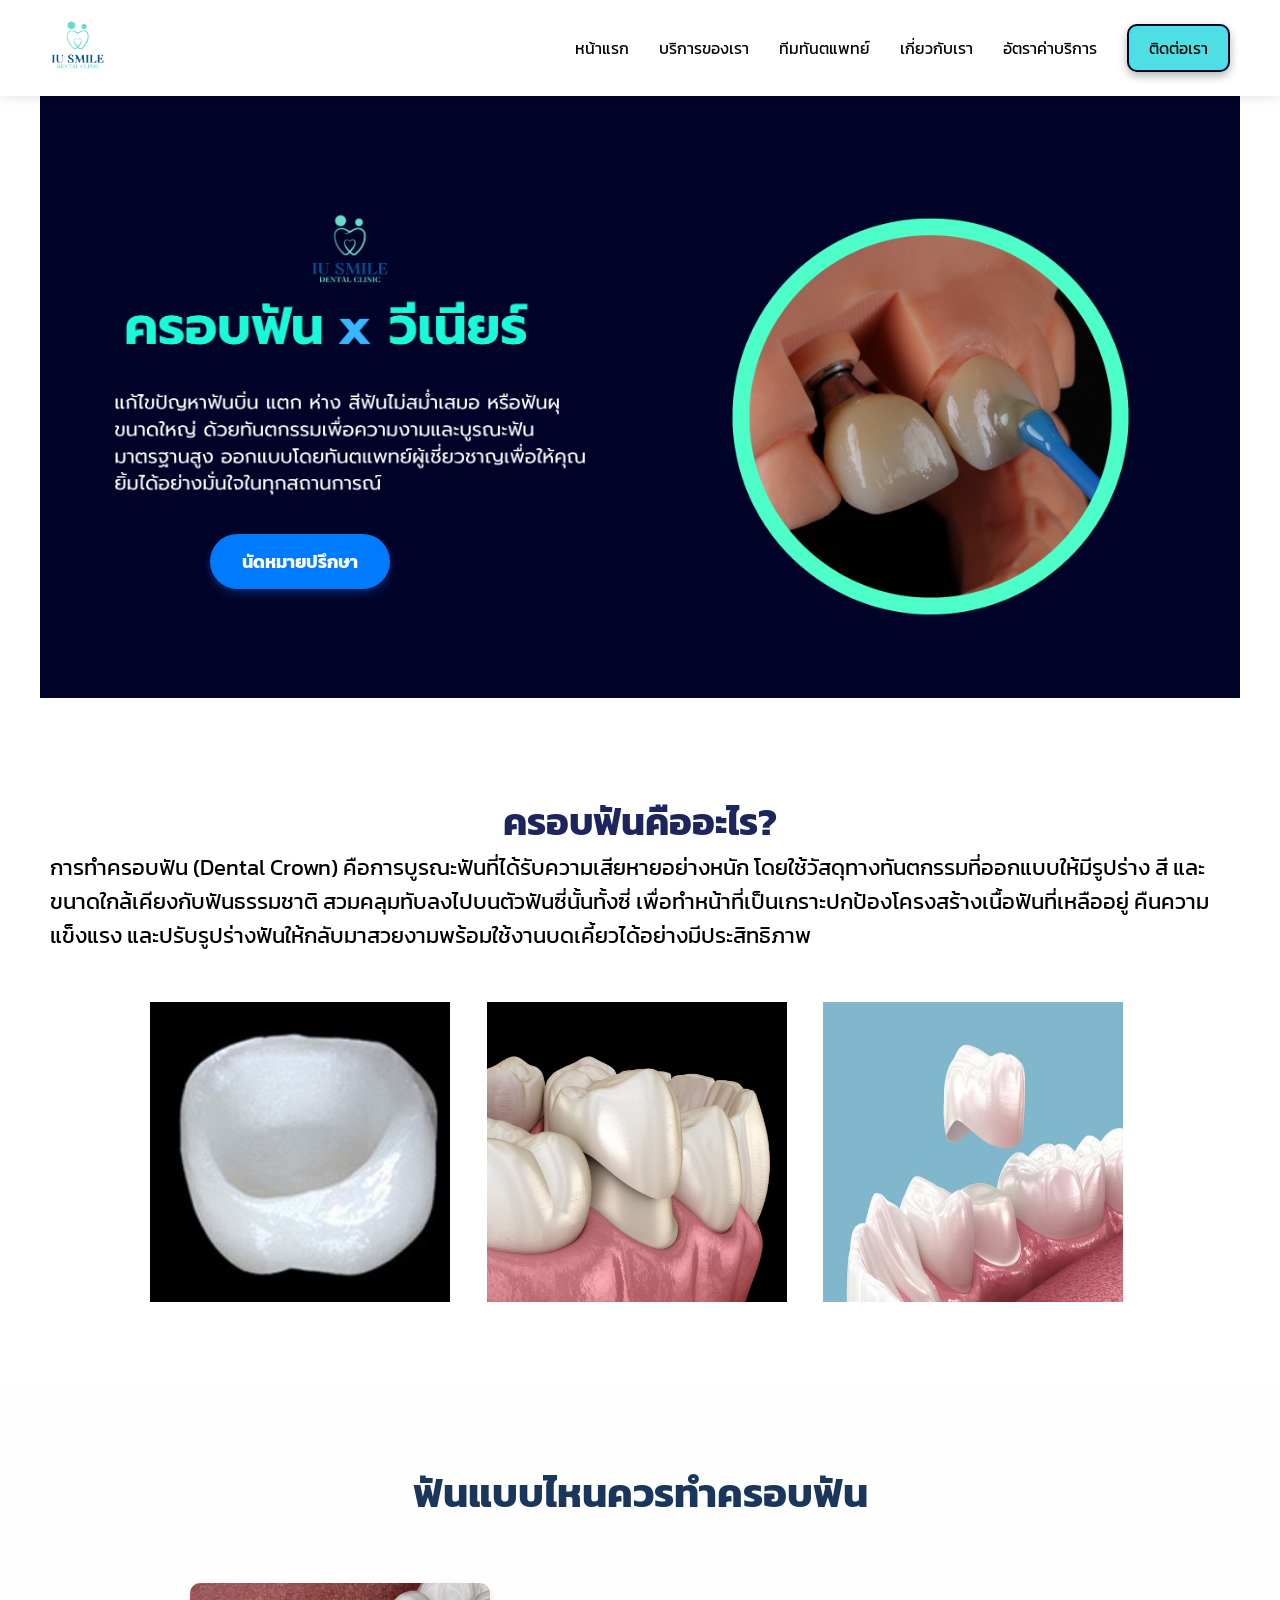
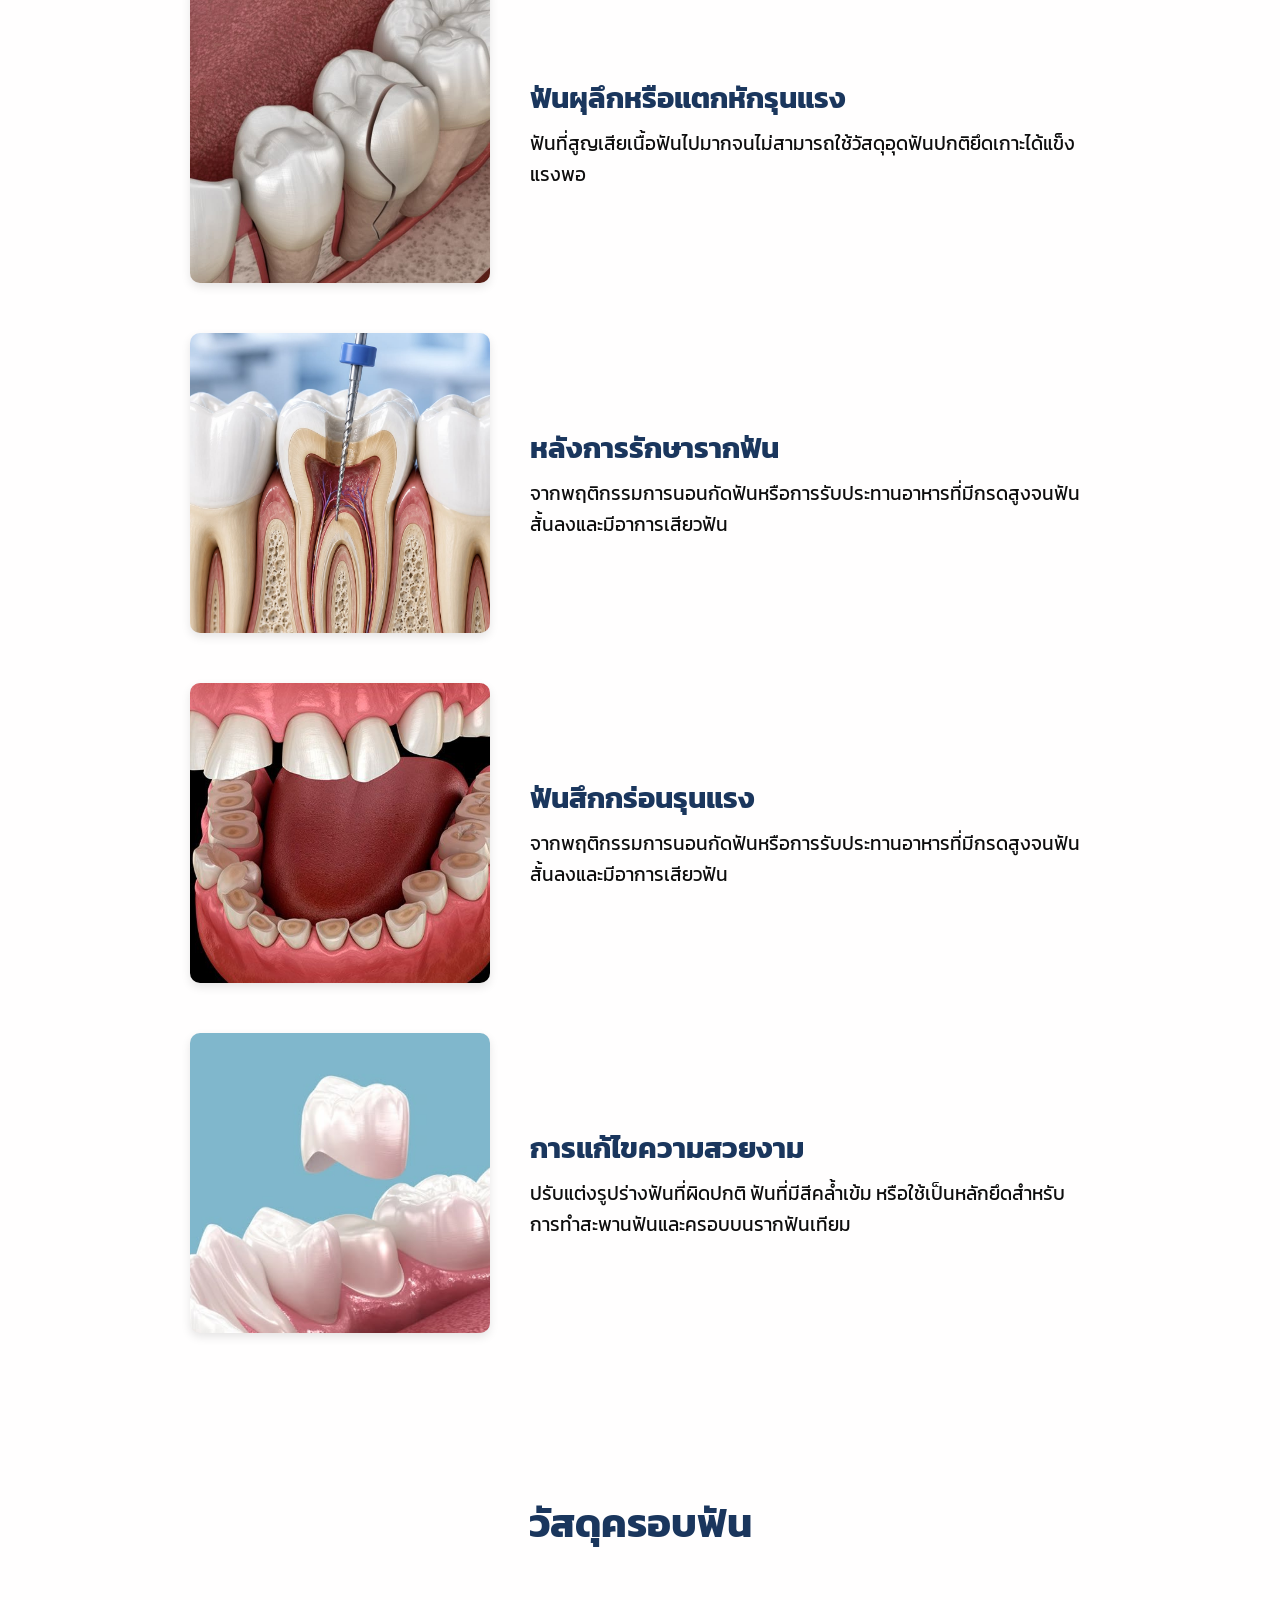
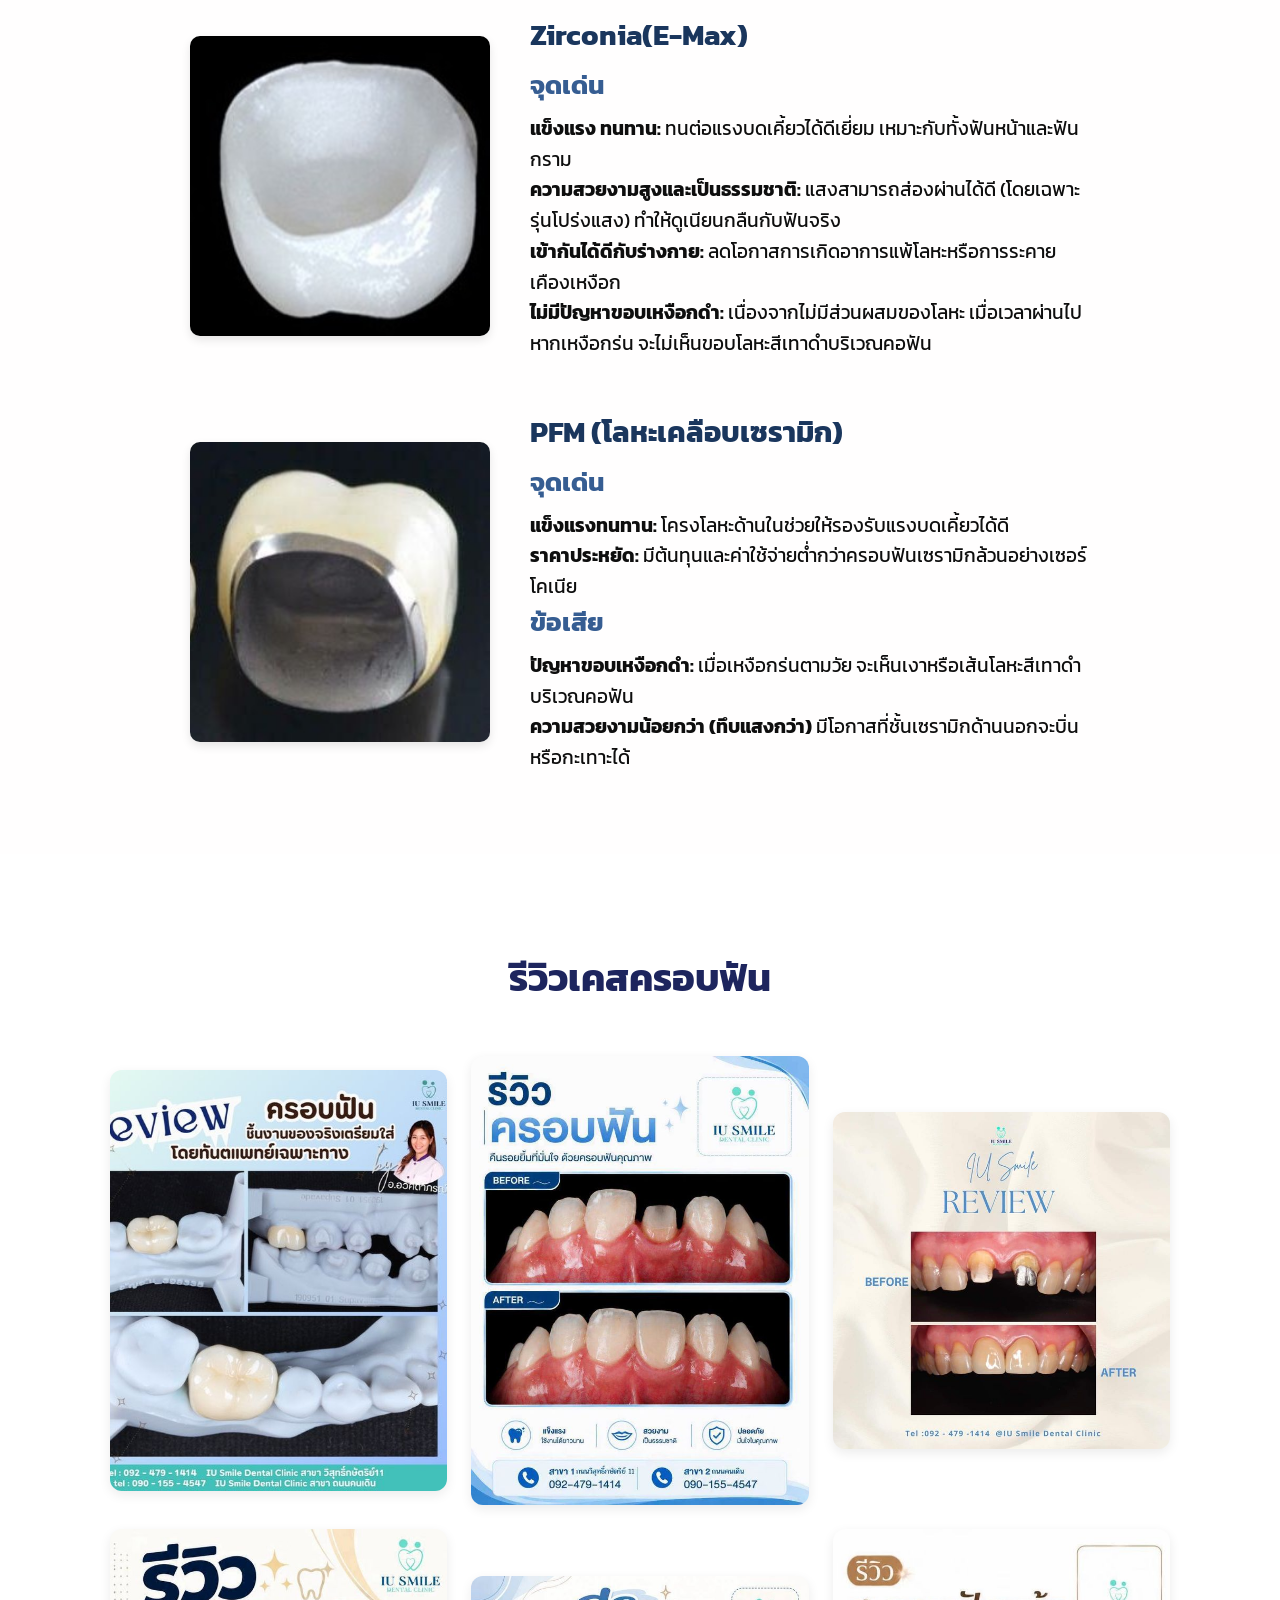
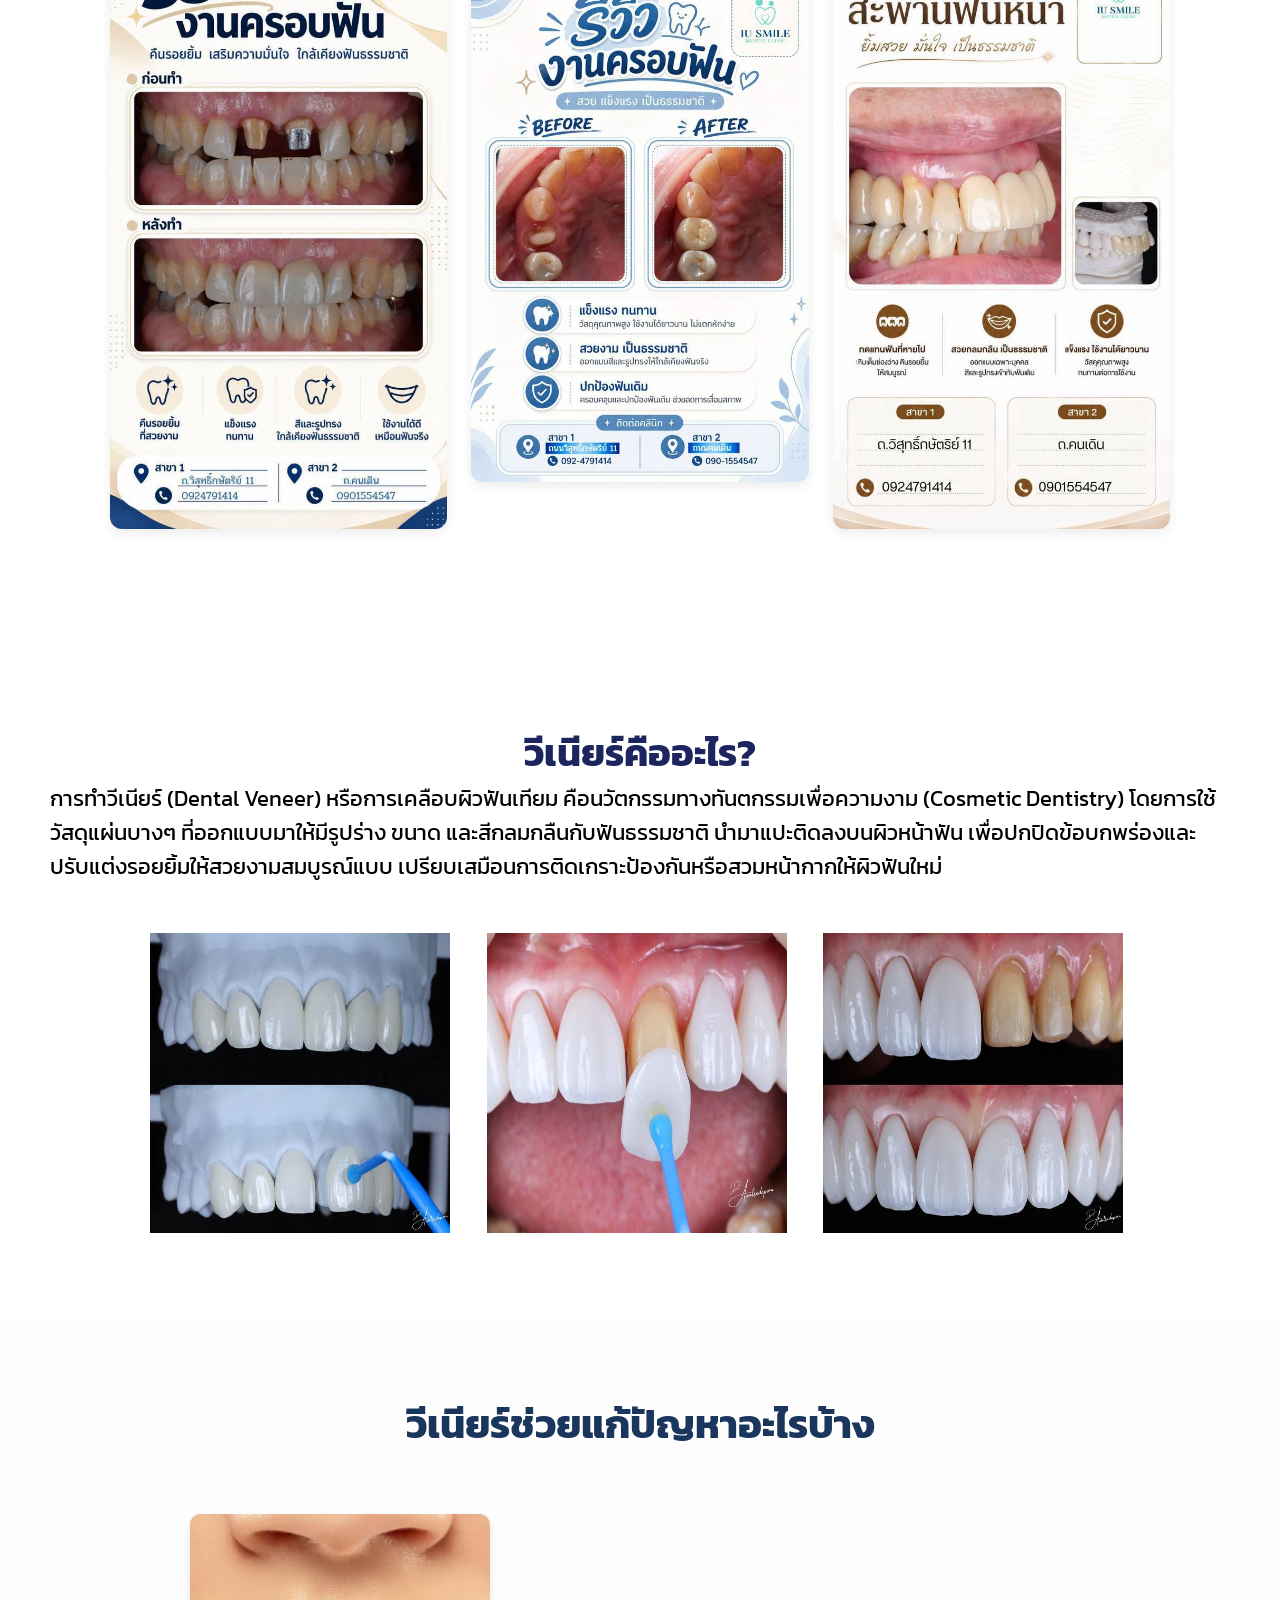
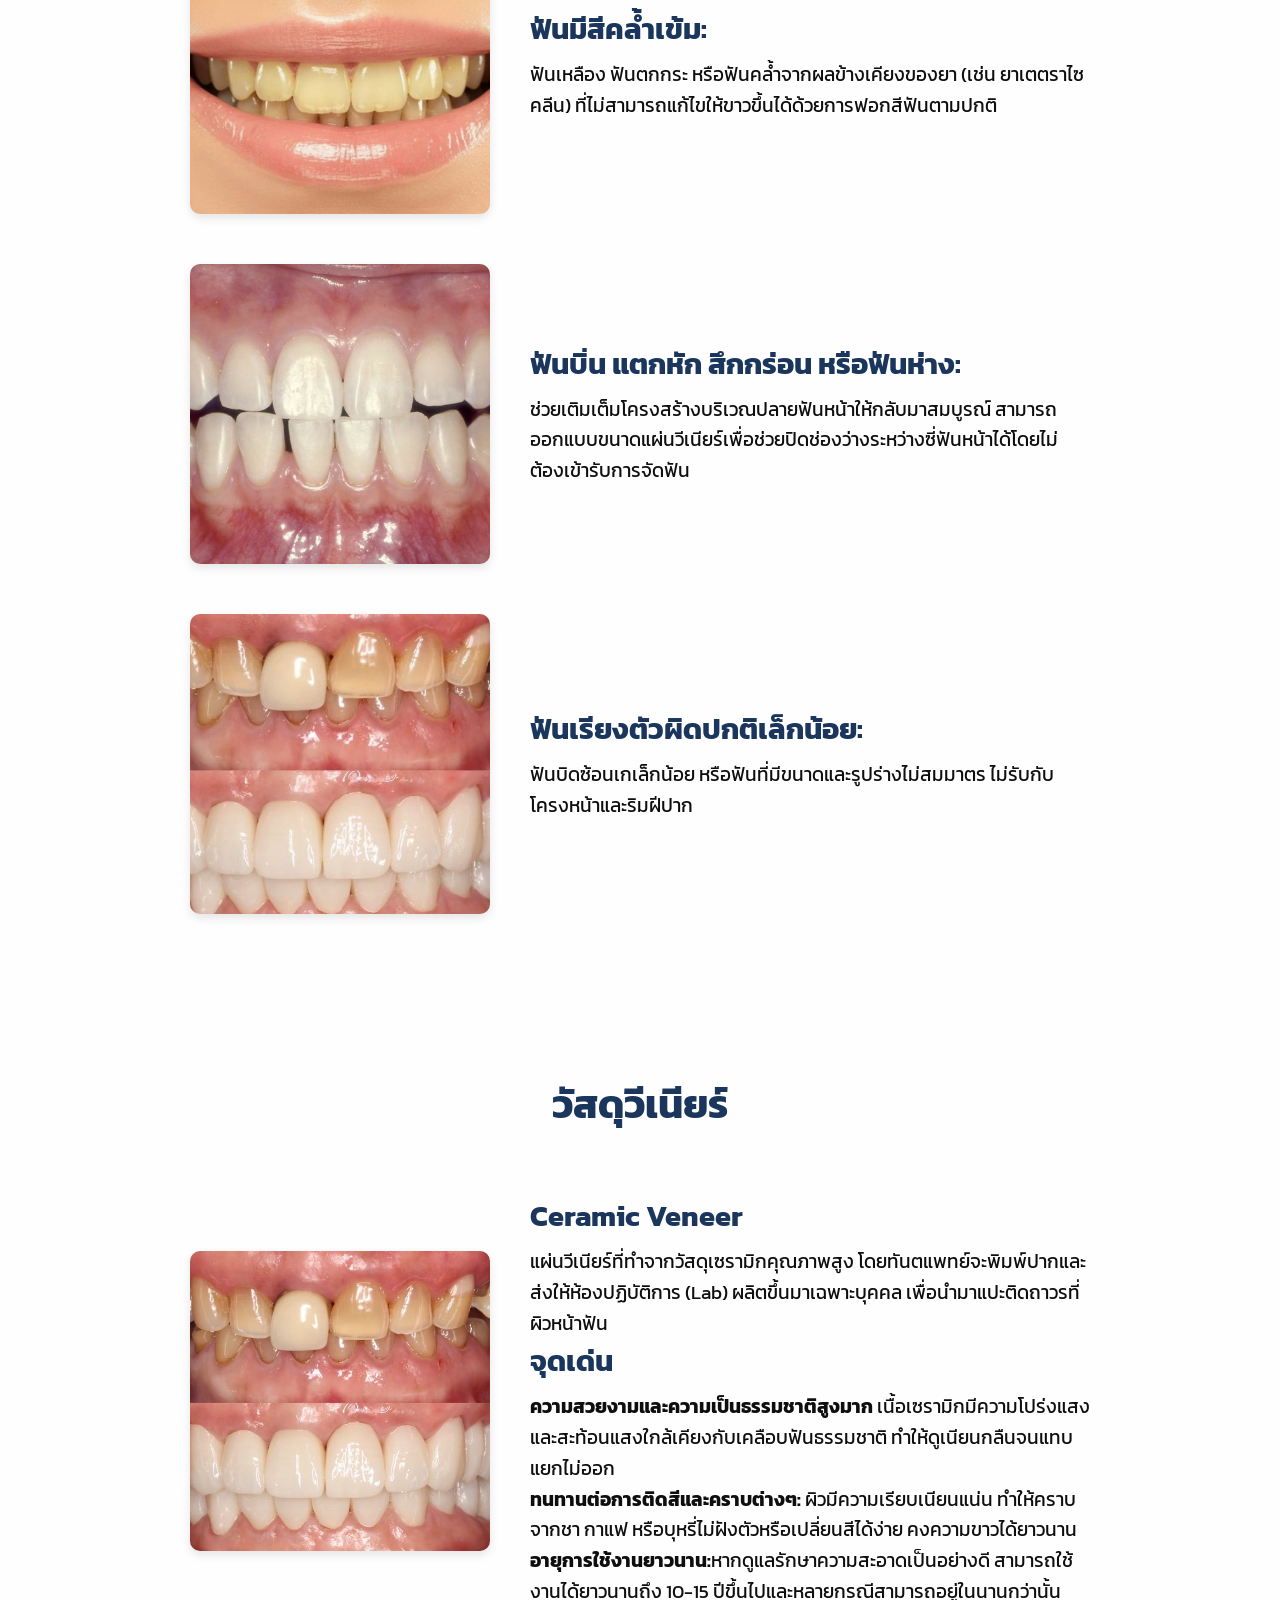
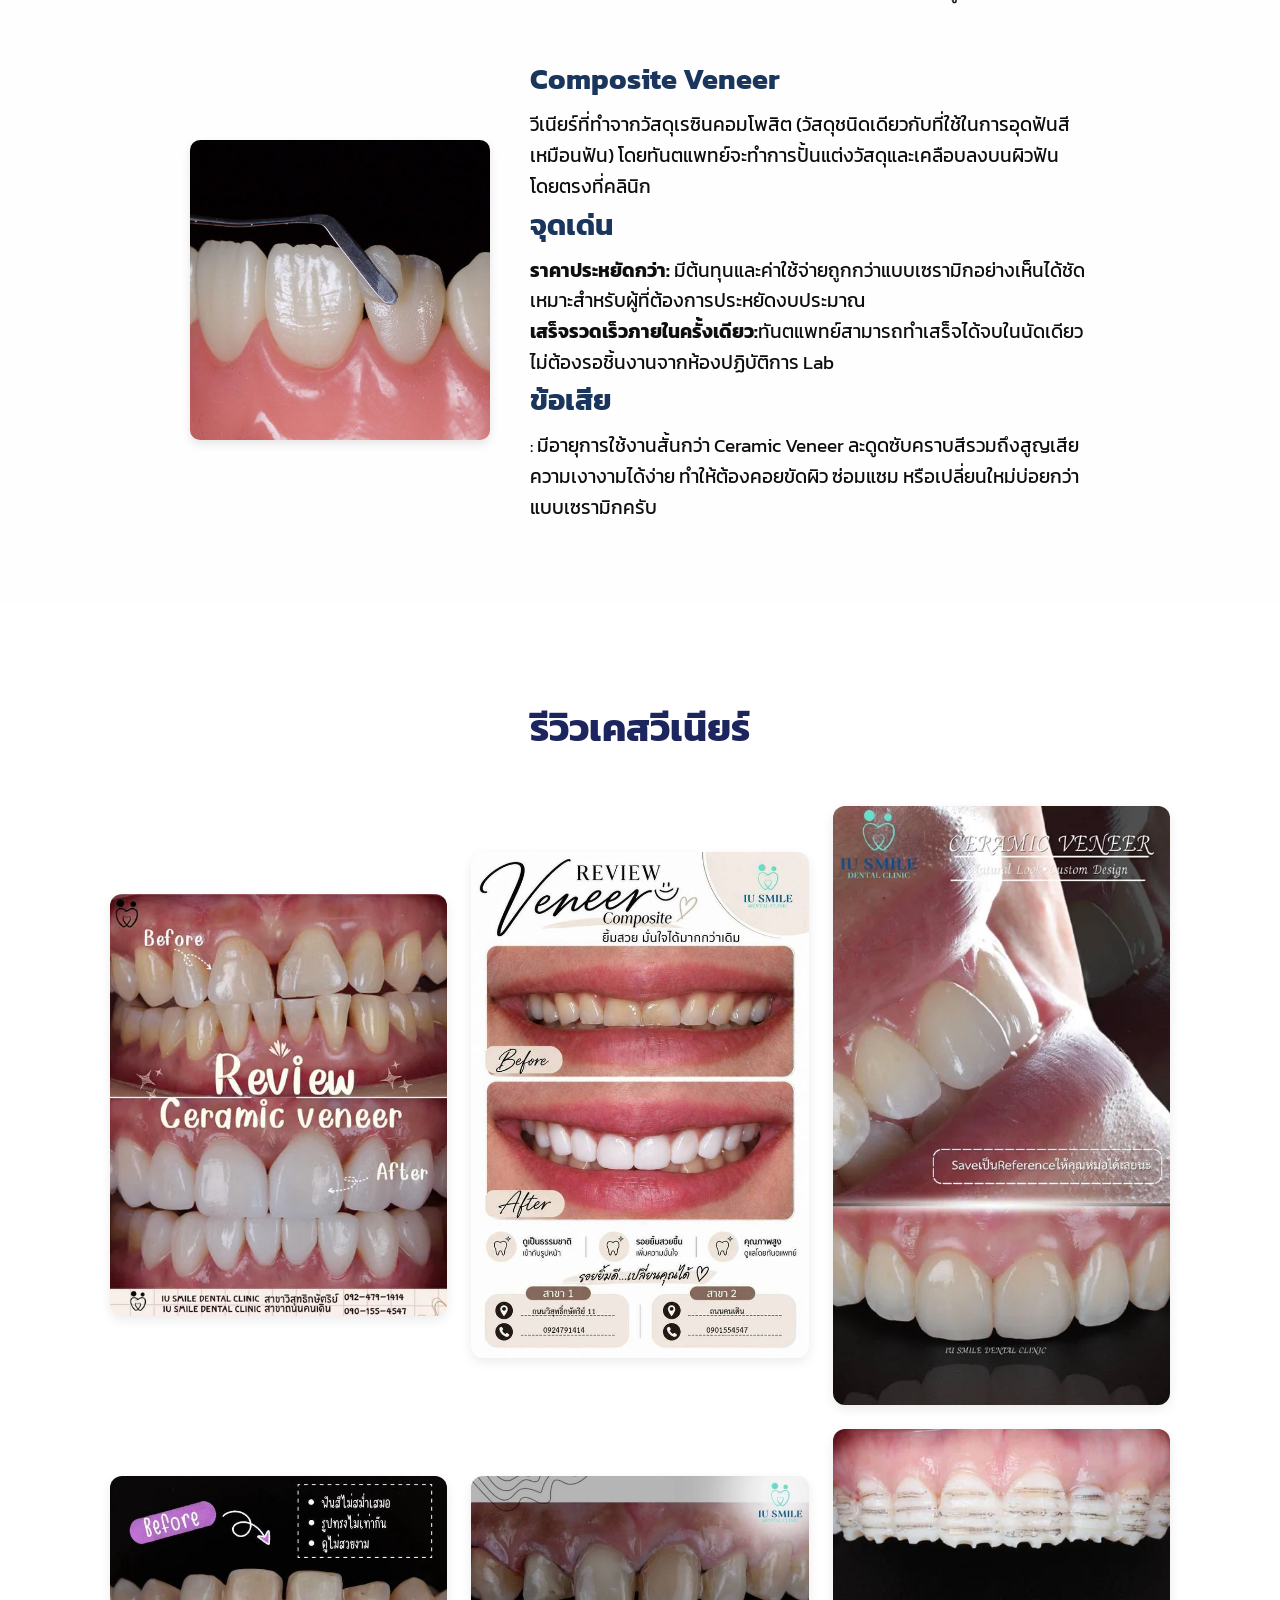
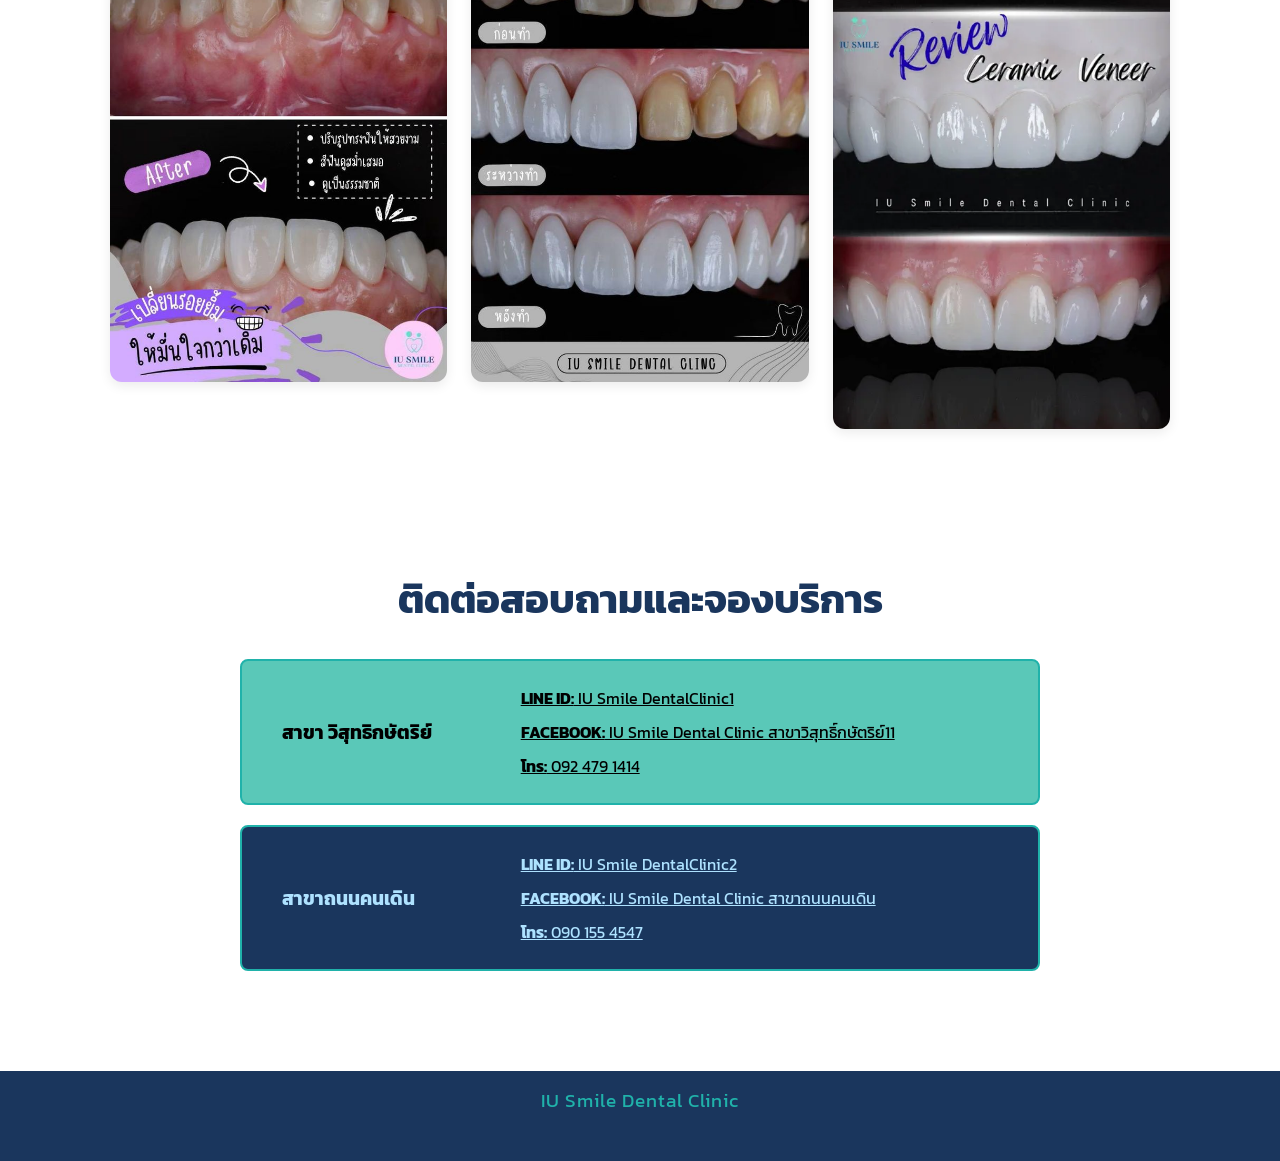
<file: service-crown.html>
<!DOCTYPE html>
<html lang="th">

<head>
    <meta charset="UTF-8">
    <meta name="viewport" content="width=device-width, initial-scale=1.0">
    <title>ครอบฟันและวีเนียร์</title>
    <meta charset="UTF-8">
    <meta name="viewport" content="width=device-width, initial-scale=1.0">
    <link rel="preconnect" href="https://fonts.googleapis.com">
    <link rel="preconnect" href="https://fonts.gstatic.com" crossorigin>
    <link href="https://fonts.googleapis.com/css2?family=Kanit:wght@300;400;500;600;700&display=swap" rel="stylesheet">
    <link rel="stylesheet" href="css/style.css">
</head>

<header>
    <div class="logo">
        <img src="images/logo.png" alt="โลโก้ IU Smile">
    </div>
     <div class="menu-toggle" id="mobile-menu">
            <span class="bar"></span>
            <span class="bar"></span>
            <span class="bar"></span>
        </div>
    <nav>
        <ul class="nav-list">
            <li><a href="index.html">หน้าแรก</a></li>
            <li class="dropdown">
                <a href="index.html#services">บริการของเรา</a>
                <ul class="dropdown-menu">
                    <li><a href="service-implant.html">รากฟันเทียม</a></li>
                    <li><a href="service-denture.html">ฟันปลอม</a></li>
                    <li><a href="service-crown.html">ครอบฟันและวีเนียร์</a></li>
                    <li><a href="service-braces.html">จัดฟันโลหะ</a></li>
                    <li><a href="service-endo.html">รักษารากฟัน</a></li>
                    <li><a href="service-invisalign.html">จัดฟันใส</a></li>
                    <li><a href="service-pedo.html">ทันตกรรมเด็ก</a></li>
                    <li><a href="service-filling.html">อุดฟัน</a></li>
                    <li><a href="service-scaling.html">ขูดหินปูน</a></li>
                    <li><a href="service-sur.html">ถอนฟันผ่าฟันคุด</a></li>
                    <li><a href="service-occ.html">ทันตกรรมบดเคี้ยว</a></li>
                    <li><a href="service-white.html">ฟอกสีฟัน</a></li>
                </ul>
            </li>
            <li><a href="iu dentist.html">ทีมทันตแพทย์</a></li>
            <li><a href="index.html#about">เกี่ยวกับเรา</a></li>
            <li><a href="iu price.html">อัตราค่าบริการ</a></li>
            <li><a href="index.html#contact" class="contact-btn">ติดต่อเรา</a></li>
        </ul>
    </nav>
</header>
<section class="hero-section">
    <div class="hero-left">
        <img src="images/banner.crown.png" alt="IU Smile Banner" class="banner-img">
        <a href="index.html#contact" class="cta-booking-btn"> นัดหมายปรึกษา</a>
    </div>
    <div class="hero-right">
        <img src="images/hero.crown.png" alt="Doctor" class="doctor-img">
    </div>
</section>
<section class="crown-section">
    <h2>ครอบฟันคืออะไร?</h2>
    <p>การทำครอบฟัน (Dental Crown) คือการบูรณะฟันที่ได้รับความเสียหายอย่างหนัก
        โดยใช้วัสดุทางทันตกรรมที่ออกแบบให้มีรูปร่าง สี และขนาดใกล้เคียงกับฟันธรรมชาติ
        สวมคลุมทับลงไปบนตัวฟันซี่นั้นทั้งซี่ เพื่อทำหน้าที่เป็นเกราะปกป้องโครงสร้างเนื้อฟันที่เหลืออยู่
        คืนความแข็งแรง และปรับรูปร่างฟันให้กลับมาสวยงามพร้อมใช้งานบดเคี้ยวได้อย่างมีประสิทธิภาพ</p>
    <div class="crown-grid">
        <img src="images/zirconia.jpg" alt="รูปชั่วคราว 1">
        <img src="images/crown2.jpg" alt="รูปชั่วคราว 1">
        <img src="images/crown5.jpg" alt="รูปชั่วคราว 1">
    </div>
</section>
<section class="feature-section">
    <h2>ฟันแบบไหนควรทำครอบฟัน</h2>
    <div class="feature-container">
        <div class="feature-card">
            <img src="images/crown1.jpg " alt="รูปชั่วคราว 1">
            <div class="feature-text">
                <h3>ฟันผุลึกหรือแตกหักรุนแรง</h3>
                <p>ฟันที่สูญเสียเนื้อฟันไปมากจนไม่สามารถใช้วัสดุอุดฟันปกติยึดเกาะได้แข็งแรงพอ</p>
            </div>
        </div>
        <div class="feature-card">
            <img src="images/crown3.jpg" alt="รูปชั่วคราว 1">
            <div class="feature-text">
                <h3>หลังการรักษารากฟัน</h3>
                <p>จากพฤติกรรมการนอนกัดฟันหรือการรับประทานอาหารที่มีกรดสูงจนฟันสั้นลงและมีอาการเสียวฟัน</p>
            </div>
        </div>
        <div class="feature-card">
            <img src="images/crown4.jpg" alt="รูปชั่วคราว 1">
            <div class="feature-text">
                <h3>ฟันสึกกร่อนรุนแรง</h3>
                <p>จากพฤติกรรมการนอนกัดฟันหรือการรับประทานอาหารที่มีกรดสูงจนฟันสั้นลงและมีอาการเสียวฟัน</p>
            </div>
        </div>
        <div class="feature-card">
            <img src="images/crown5.jpg" alt="รูปชั่วคราว 1">
            <div class="feature-text">
                <h3>การแก้ไขความสวยงาม</h3>
                <p>ปรับแต่งรูปร่างฟันที่ผิดปกติ ฟันที่มีสีคล้ำเข้ม
                    หรือใช้เป็นหลักยึดสำหรับการทำสะพานฟันและครอบบนรากฟันเทียม</p>
            </div>
        </div>
    </div>
</section>
<section class="feature-section">
    <h2>วัสดุครอบฟัน</h2>
    <div class="feature-container">
        <div class="feature-card">
            <img src="images/zirconia.jpg" alt="รูปชั่วคราว 1">
            <div class="feature-text">
                <h3>Zirconia(E-Max)</h3>
                <h4>จุดเด่น</h4>
                <p><strong>แข็งแรง ทนทาน:</strong> ทนต่อแรงบดเคี้ยวได้ดีเยี่ยม เหมาะกับทั้งฟันหน้าและฟันกราม</p>
                <p><strong>ความสวยงามสูงและเป็นธรรมชาติ:</strong> แสงสามารถส่องผ่านได้ดี (โดยเฉพาะรุ่นโปร่งแสง)
                    ทำให้ดูเนียนกลืนกับฟันจริง</p>
                <p><strong>เข้ากันได้ดีกับร่างกาย:</strong> ลดโอกาสการเกิดอาการแพ้โลหะหรือการระคายเคืองเหงือก</p>
                <p><strong>ไม่มีปัญหาขอบเหงือกดำ:</strong> เนื่องจากไม่มีส่วนผสมของโลหะ เมื่อเวลาผ่านไปหากเหงือกร่น
                    จะไม่เห็นขอบโลหะสีเทาดำบริเวณคอฟัน</p>
            </div>
        </div>

        <div class="feature-card">
            <img src="images/pfm.jpg" alt="รูปชั่วคราว 2">
            <div class="feature-text">
                <h3>PFM (โลหะเคลือบเซรามิก)</h3>
                <h4>จุดเด่น</h4>
                <p><strong>แข็งแรงทนทาน:</strong> โครงโลหะด้านในช่วยให้รองรับแรงบดเคี้ยวได้ดี</p>
                <p><strong>ราคาประหยัด:</strong> มีต้นทุนและค่าใช้จ่ายต่ำกว่าครอบฟันเซรามิกล้วนอย่างเซอร์โคเนีย</p>
                <h4>ข้อเสีย</h4>
                <p><strong>ปัญหาขอบเหงือกดำ:</strong> เมื่อเหงือกร่นตามวัย จะเห็นเงาหรือเส้นโลหะสีเทาดำบริเวณคอฟัน</p>
                <p><strong>ความสวยงามน้อยกว่า (ทึบแสงกว่า)</strong> มีโอกาสที่ชั้นเซรามิกด้านนอกจะบิ่นหรือกะเทาะได้</p>
            </div>
        </div>
</section>

<section class="review2-section">
    <h2>รีวิวเคสครอบฟัน</h2>
    <div class="review2-grid">
        <div class="review2-crad">
            <img src="images/crown.re5.jpeg">
        </div>
        <div class="review2-crad">
            <img src="images/crown.re.jpeg" alt="รีวิว">
        </div>
        <div class="review2-crad">
            <img src="images/crown.re2.jpeg" alt="รีวิว">
        </div>
        <div class="review2-crad">
            <img src="images/crown.re3.jpeg" alt="รีวิว">
        </div>
        <div class="review2-crad">
            <img src="images/crown.re4.jpeg" alt="รีวิว">
        </div>
        <div class="review2-crad">
            <img src="images/crown.re6.jpeg" alt="รีวิว">
        </div>
    </div>
</section>
<section class="crown-section">
    <h2>วีเนียร์คืออะไร?</h2>
    <p>การทำวีเนียร์ (Dental Veneer) หรือการเคลือบผิวฟันเทียม คือนวัตกรรมทางทันตกรรมเพื่อความงาม
        (Cosmetic Dentistry) โดยการใช้วัสดุแผ่นบางๆ ที่ออกแบบมาให้มีรูปร่าง ขนาด และสีกลมกลืนกับฟันธรรมชาติ
        นำมาแปะติดลงบนผิวหน้าฟัน เพื่อปกปิดข้อบกพร่องและปรับแต่งรอยยิ้มให้สวยงามสมบูรณ์แบบ
        เปรียบเสมือนการติดเกราะป้องกันหรือสวมหน้ากากให้ผิวฟันใหม่</p>
    <div class="crown-grid">
        <img src="images/veneer1.jpeg" alt="รูปชั่วคราว 1">
        <img src="images/veneer2.jpeg" alt="รูปชั่วคราว 1">
        <img src="images/veneer3.jpeg" alt="รูปชั่วคราว 1">
    </div>
</section>
<section class="feature-section">
    <h2>วีเนียร์ช่วยแก้ปัญหาอะไรบ้าง</h2>
    <div class="feature-container">
        <div class="feature-card">
            <img src="images/yellowtheet.jpg" alt="รูปชั่วคราว 1">
            <div class="feature-text">
                <h3>ฟันมีสีคล้ำเข้ม:</h3>
                <p>ฟันเหลือง ฟันตกกระ หรือฟันคล้ำจากผลข้างเคียงของยา (เช่น ยาเตตราไซคลีน)
                    ที่ไม่สามารถแก้ไขให้ขาวขึ้นได้ด้วยการฟอกสีฟันตามปกติ</p>
            </div>
        </div>
        <div class="feature-card">
            <img src="images/vn3.jpg" alt="รูปชั่วคราว 1">
            <div class="feature-text">
                <h3>ฟันบิ่น แตกหัก สึกกร่อน หรือฟันห่าง:</h3>
                <p>ช่วยเติมเต็มโครงสร้างบริเวณปลายฟันหน้าให้กลับมาสมบูรณ์
                    สามารถออกแบบขนาดแผ่นวีเนียร์เพื่อช่วยปิดช่องว่างระหว่างซี่ฟันหน้าได้โดยไม่ต้องเข้ารับการจัดฟัน</p>
            </div>
        </div>
        <div class="feature-card">
            <img src="images/vn67.jpeg" alt="รูปชั่วคราว 1">
            <div class="feature-text">
                <h3>ฟันเรียงตัวผิดปกติเล็กน้อย:</h3>
                <p>ฟันบิดซ้อนเกเล็กน้อย หรือฟันที่มีขนาดและรูปร่างไม่สมมาตร ไม่รับกับโครงหน้าและริมฝีปาก</p>
            </div>
        </div>
    </div>
</section>
<section class="feature-section">
    <h2>วัสดุวีเนียร์</h2>
    <div class="feature-container">
        <div class="feature-card">
            <img src="images/ceramic.vn.jpeg" alt="รูปชั่วคราว 1">
            <div class="feature-text">
                <h3>Ceramic Veneer</h3>
                <p>แผ่นวีเนียร์ที่ทำจากวัสดุเซรามิกคุณภาพสูง โดยทันตแพทย์จะพิมพ์ปากและส่งให้ห้องปฏิบัติการ (Lab)
                    ผลิตขึ้นมาเฉพาะบุคคล เพื่อนำมาแปะติดถาวรที่ผิวหน้าฟัน</p>
                <h3>จุดเด่น</h3>
                <p><strong>ความสวยงามและความเป็นธรรมชาติสูงมาก</strong>
                    เนื้อเซรามิกมีความโปร่งแสงและสะท้อนแสงใกล้เคียงกับเคลือบฟันธรรมชาติ ทำให้ดูเนียนกลืนจนแทบแยกไม่ออก
                </p>
                <p><strong>ทนทานต่อการติดสีและคราบต่างๆ:</strong> ผิวมีความเรียบเนียนแน่น ทำให้คราบจากชา กาแฟ
                    หรือบุหรี่ไม่ฝังตัวหรือเปลี่ยนสีได้ง่าย คงความขาวได้ยาวนาน</p>
                <p><strong>อายุการใช้งานยาวนาน:</strong>หากดูแลรักษาความสะอาดเป็นอย่างดี สามารถใช้งานได้ยาวนานถึง 10-15
                    ปีขึ้นไปและหลายกรณีสามารถอยู่ในนานกว่านั้น</p>

            </div>
        </div>

        <div class="feature-card">
            <img src="images/fill7.jpg" alt="รูปชั่วคราว 2">
            <div class="feature-text">
                <h3>Composite Veneer</h3>
                <p>วีเนียร์ที่ทำจากวัสดุเรซินคอมโพสิต (วัสดุชนิดเดียวกับที่ใช้ในการอุดฟันสีเหมือนฟัน)
                    โดยทันตแพทย์จะทำการปั้นแต่งวัสดุและเคลือบลงบนผิวฟันโดยตรงที่คลินิก</p>
                <h3>จุดเด่น</h3>
                <p><strong>ราคาประหยัดกว่า:</strong> มีต้นทุนและค่าใช้จ่ายถูกกว่าแบบเซรามิกอย่างเห็นได้ชัด
                    เหมาะสำหรับผู้ที่ต้องการประหยัดงบประมาณ</p>
                <p><strong>เสร็จรวดเร็วภายในครั้งเดียว:</strong>ทันตแพทย์สามารถทำเสร็จได้จบในนัดเดียว
                    ไม่ต้องรอชิ้นงานจากห้องปฏิบัติการ Lab</p>
                <h3>ข้อเสีย</h3>
                <p>: มีอายุการใช้งานสั้นกว่า Ceramic Veneer ละดูดซับคราบสีรวมถึงสูญเสียความเงางามได้ง่าย
                    ทำให้ต้องคอยขัดผิว ซ่อมแซม หรือเปลี่ยนใหม่บ่อยกว่าแบบเซรามิกครับ</p>
            </div>
        </div>
</section>

<section class="review2-section">
    <h2>รีวิวเคสวีเนียร์</h2>
    <div class="review2-grid">
        <div class="review2-crad">
            <img src="images/veneer.re.png" alt="สิทธิบัตรทอง">
        </div>
        <div class="review2-crad">
            <img src="images/veneer.re2.jpeg" alt="สิทธิประกันสังคม">
        </div>
        <div class="review2-crad">
            <img src="images/veneer.re3.png" alt="สิทธิประกันสังคม">
        </div>
        <div class="review2-crad">
            <img src="images/veneer.re4.jpeg" alt="สิทธิประกันสังคม">
        </div>
        <div class="review2-crad">
            <img src="images/veneer.re5.jpeg" alt="สิทธิประกันสังคม">
        </div>
        <div class="review2-crad">
            <img src="images/veneer.re6.png" alt="สิทธิประกันสังคม">
        </div>
    </div>
</section>
<section class="booking-section">
        <h2>ติดต่อสอบถามและจองบริการ</h2>
        <div class="branch-card branch-light">
            <div class="branch-name">
                <h3>สาขา วิสุทธิกษัตริย์</h3>
            </div>
            <div class="branch-contact">
                <p><a href="https://line.me/R/ti/p/@611upybg" target="_blank"><strong>LINE ID:</strong> IU Smile DentalClinic1</a></p>
                <p><a href="https://www.facebook.com/share/18nAfB6ELZ/?mibextid=wwXIfr" target="_blank"><strong>FACEBOOK:</strong> IU Smile Dental Clinic สาขาวิสุทธิ์กษัตริย์11</a></p>
                <p><a href="tel:0924791414"><strong>โทร:</strong> 092 479 1414</a></p>
            </div>
        </div>

        <div class="branch-card branch-dark">
            <div class="branch-name">
                <h3>สาขาถนนคนเดิน</h3>
            </div>
            <div class="branch-contact">
                <p><a href="https://line.me/R/ti/p/@156kwmnh" target="_blank"><strong>LINE ID:</strong> IU Smile DentalClinic2</a></p>
                <p><a href="https://www.facebook.com/share/1AUFNBjcYp/?mibextid=wwXIfr" target="_blank"><strong>FACEBOOK:</strong> IU Smile Dental Clinic สาขาถนนคนเดิน</a></p>
                <p><a href="tel:0901554547"><strong>โทร:</strong> 090 155 4547</a></p>
            </div>
        </div>
        </div>
    </section>
<section class="site-footer">
    <footer class="site-footer">
        <p>IU Smile Dental Clinic</p>
    </footer>
</section>
<script src="script.js"></script>
</body>

</html>
</file>
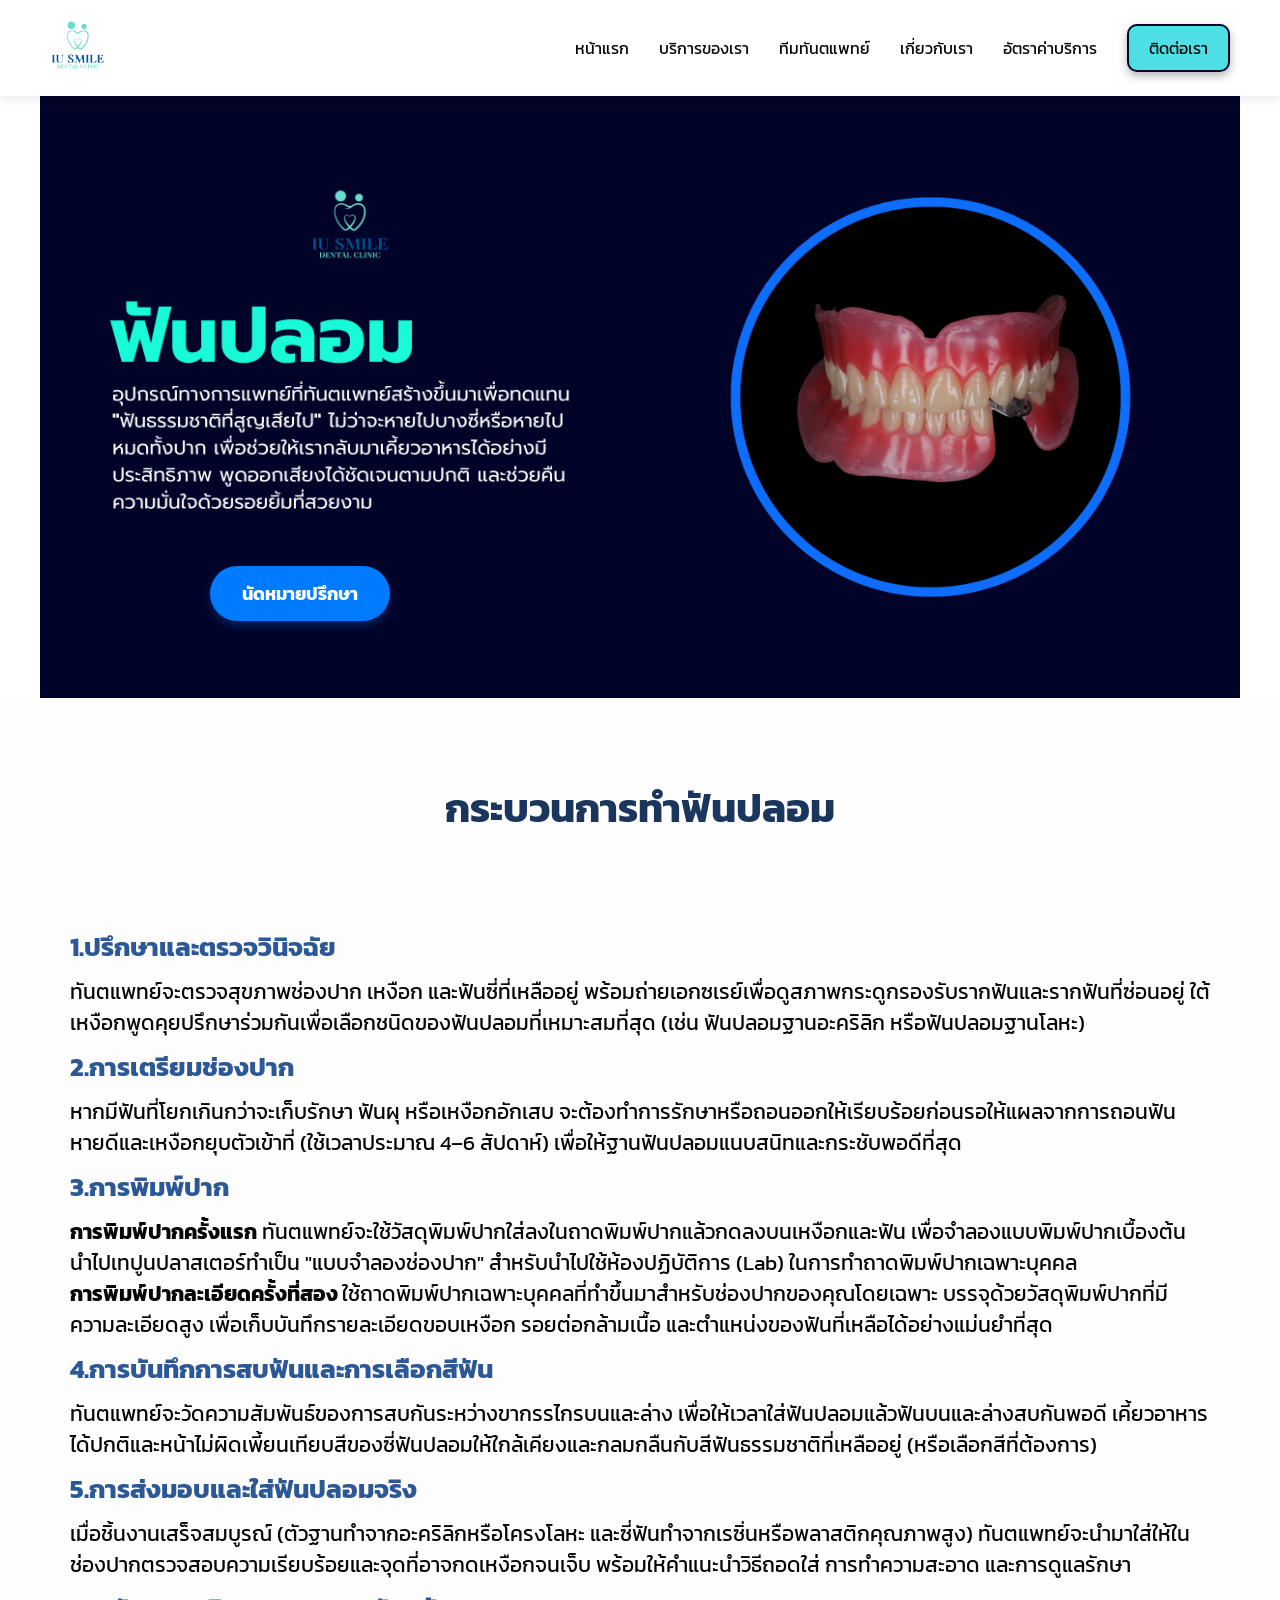
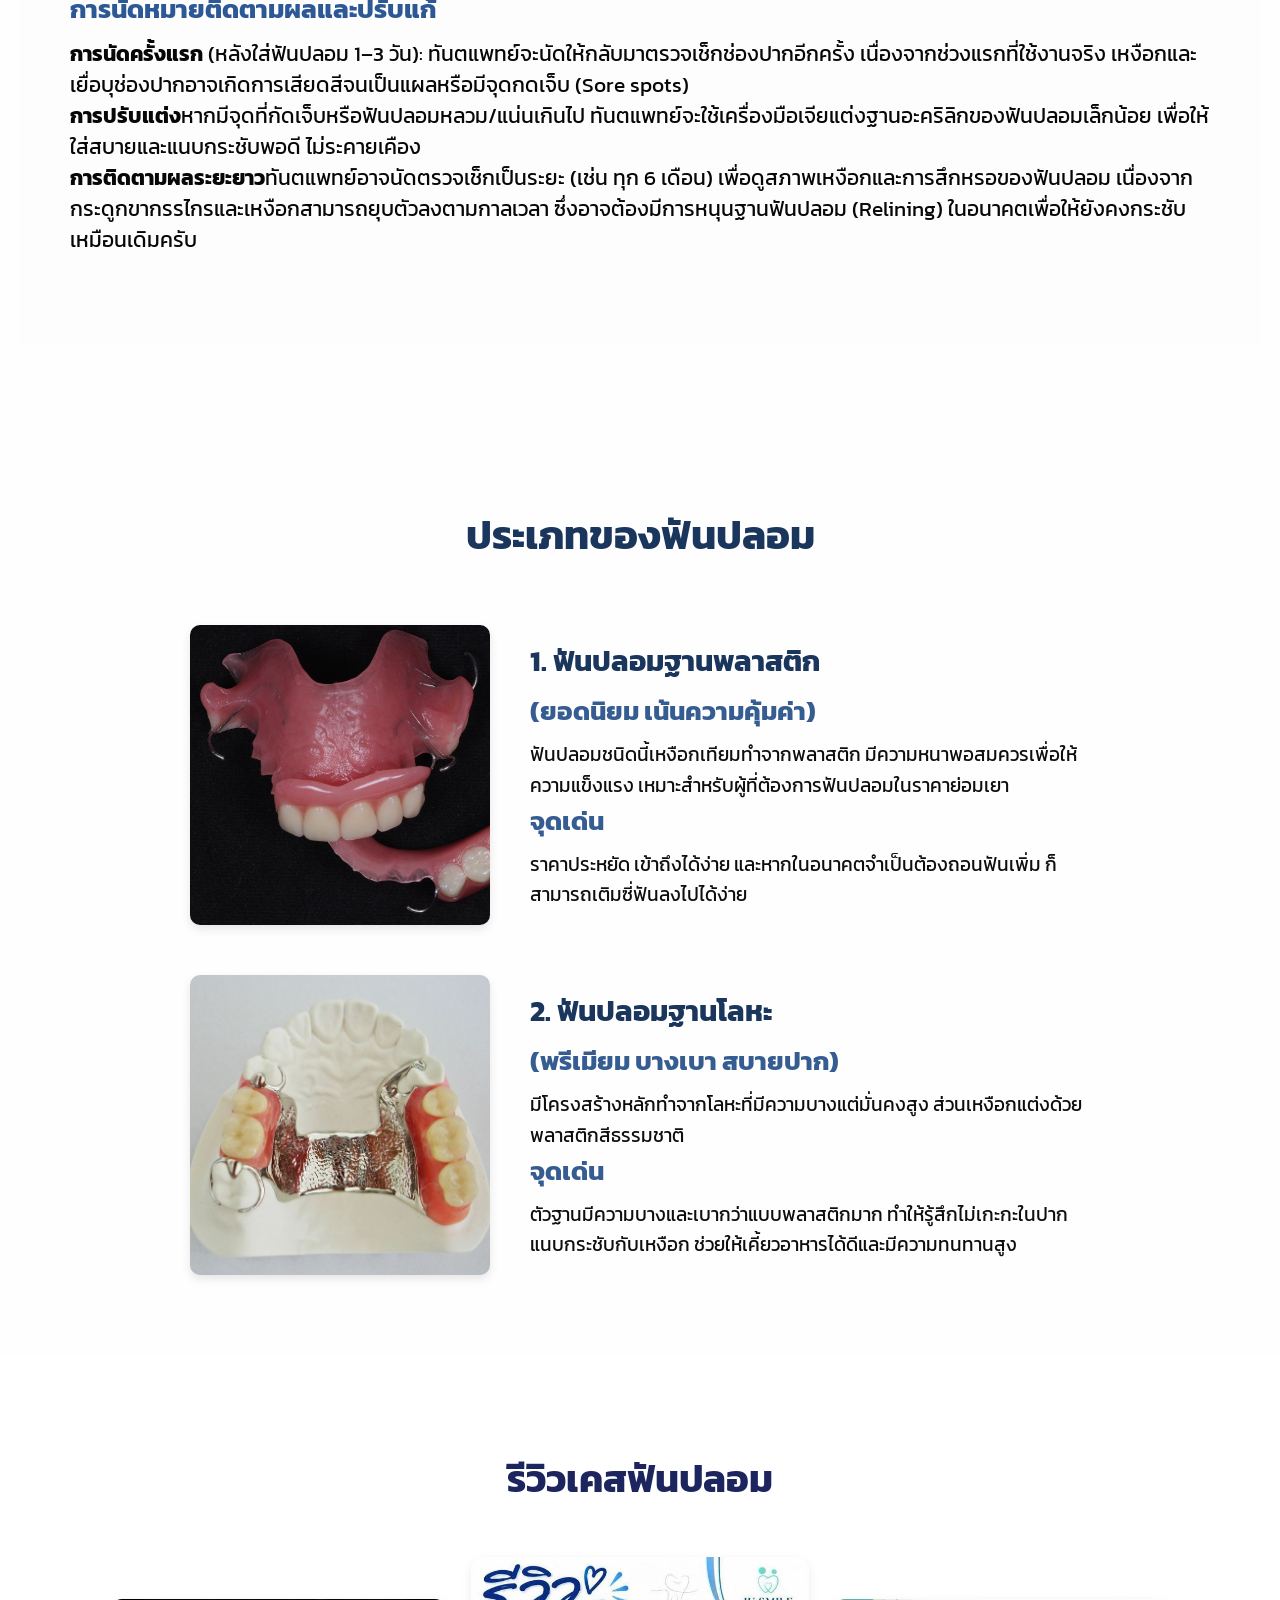
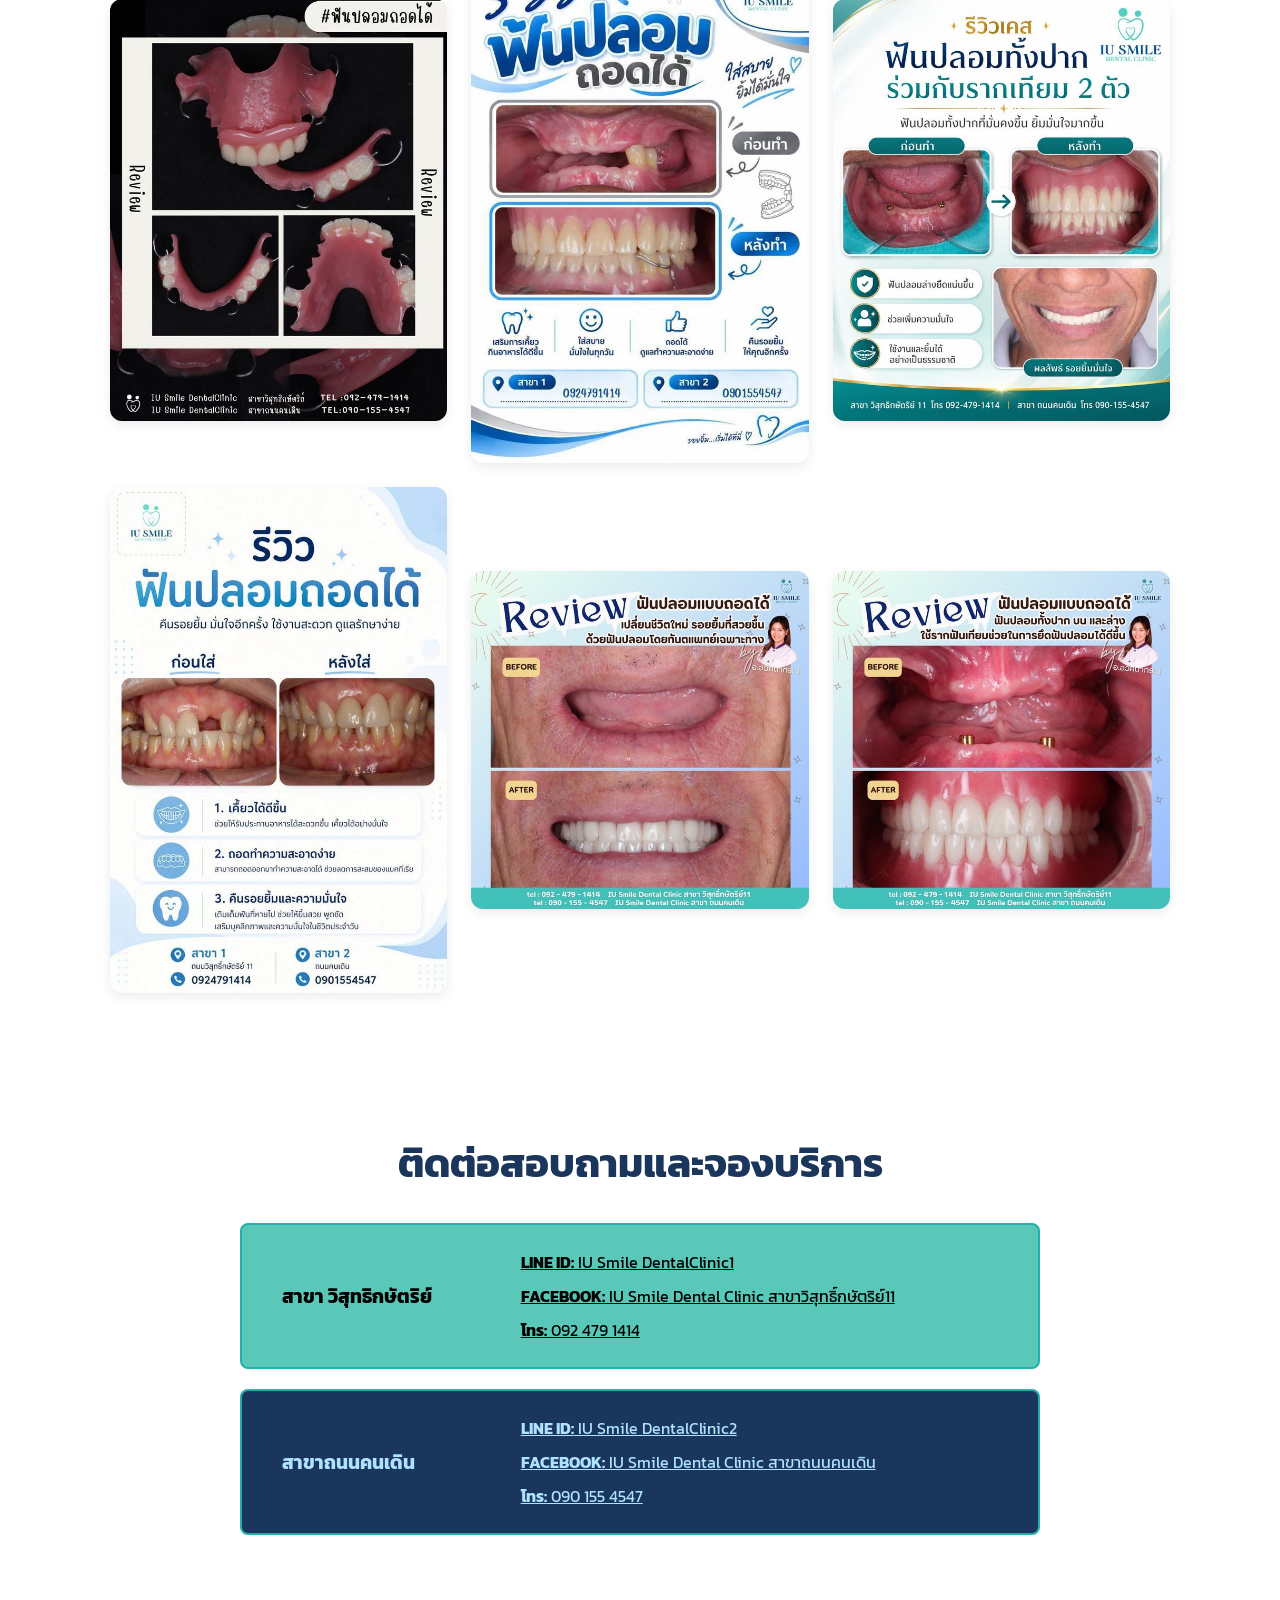
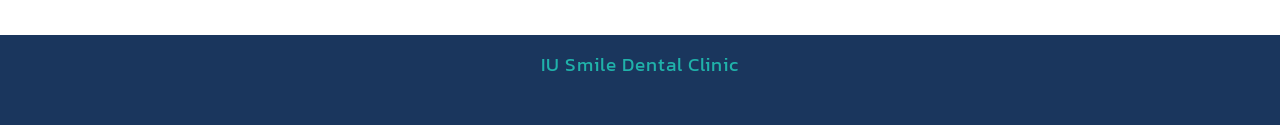
<file: service-denture.html>
<!DOCTYPE html>
<html lang="th">

<head>
    <meta charset="UTF-8">
    <meta name="viewport" content="width=device-width, initial-scale=1.0">
    <title>ฟันปลอม</title>
    <link rel="preconnect" href="https://fonts.googleapis.com">
    <link rel="preconnect" href="https://fonts.gstatic.com" crossorigin>
    <link href="https://fonts.googleapis.com/css2?family=Kanit:wght@300;400;500;600;700&display=swap" rel="stylesheet">
    <link rel="stylesheet" href="css/style.css">
</head>

<body>


    <header>
        <div class="logo">
            <img src="images/logo.png" alt="โลโก้ IU Smile">
        </div>
         <div class="menu-toggle" id="mobile-menu">
            <span class="bar"></span>
            <span class="bar"></span>
            <span class="bar"></span>
        </div>
        <nav>
            <ul class="nav-list">
                <li><a href="index.html">หน้าแรก</a></li>
                <li class="dropdown">
                    <a href="index.html#services">บริการของเรา</a>
                    <ul class="dropdown-menu">
                        <li><a href="service-implant.html">รากฟันเทียม</a></li>
                        <li><a href="service-denture.html">ฟันปลอม</a></li>
                        <li><a href="service-crown.html">ครอบฟันและวีเนียร์</a></li>
                        <li><a href="service-braces.html">จัดฟันโลหะ</a></li>
                        <li><a href="service-endo.html">รักษารากฟัน</a></li>
                        <li><a href="service-invisalign.html">จัดฟันใส</a></li>
                        <li><a href="service-pedo.html">ทันตกรรมเด็ก</a></li>
                        <li><a href="service-filling.html">อุดฟัน</a></li>
                        <li><a href="service-scaling.html">ขูดหินปูน</a></li>
                        <li><a href="service-sur.html">ถอนฟันผ่าฟันคุด</a></li>
                        <li><a href="service-occ.html">ทันตกรรมบดเคี้ยว</a></li>
                        <li><a href="service-white.html">ฟอกสีฟัน</a></li>
                    </ul>
                </li>
                <li><a href="iu dentist.html#">ทีมทันตแพทย์</a></li>
                <li><a href="index.html#about">เกี่ยวกับเรา</a></li>
                <li><a href="iu price.html">อัตราค่าบริการ</a></li>
                <li><a href="index.html#contact" class="contact-btn">ติดต่อเรา</a></li>
            </ul>
        </nav>
    </header>
    <section class="hero-section">
        <div class="hero-left">
            <img src="images/banner.denture.png" alt="IU Smile Banner" class="banner-img">
            <a href="index.html#contact" class="cta-booking-btn"> นัดหมายปรึกษา</a>
        </div>
        <div class="hero-right">
            <img src="images/hero.denture.png" alt="Doctor" class="doctor-img">
        </div>
    </section>
    <section class="pocess-imp-section">
        <h2>กระบวนการทำฟันปลอม</h2>
        <div class="pocess-imp-container">
            <div class="pocess-imp-text">
                <h3>1.ปรึกษาและตรวจวินิจฉัย</h3>
                <p>ทันตแพทย์จะตรวจสุขภาพช่องปาก เหงือก และฟันซี่ที่เหลืออยู่
                    พร้อมถ่ายเอกซเรย์เพื่อดูสภาพกระดูกรองรับรากฟันและรากฟันที่ซ่อนอยู่
                    ใต้เหงือกพูดคุยปรึกษาร่วมกันเพื่อเลือกชนิดของฟันปลอมที่เหมาะสมที่สุด
                    (เช่น ฟันปลอมฐานอะคริลิก หรือฟันปลอมฐานโลหะ)</p>
            </div>

            <div class="pocess-imp-text">
                <h3>2.การเตรียมช่องปาก </h3>
                <p>หากมีฟันที่โยกเกินกว่าจะเก็บรักษา ฟันผุ หรือเหงือกอักเสบ
                    จะต้องทำการรักษาหรือถอนออกให้เรียบร้อยก่อนรอให้แผลจากการถอนฟันหายดีและเหงือกยุบตัวเข้าที่
                    (ใช้เวลาประมาณ 4–6 สัปดาห์) เพื่อให้ฐานฟันปลอมแนบสนิทและกระชับพอดีที่สุด</p>
            </div>

            <div class="pocess-imp-text">
                <h3>3.การพิมพ์ปาก </h3>
                <p><strong>การพิมพ์ปากครั้งแรก</strong>
                    ทันตแพทย์จะใช้วัสดุพิมพ์ปากใส่ลงในถาดพิมพ์ปากแล้วกดลงบนเหงือกและฟัน
                    เพื่อจำลองแบบพิมพ์ปากเบื้องต้น นำไปเทปูนปลาสเตอร์ทำเป็น "แบบจำลองช่องปาก"
                    สำหรับนำไปใช้ห้องปฏิบัติการ (Lab) ในการทำถาดพิมพ์ปากเฉพาะบุคคล
                    <br><strong>การพิมพ์ปากละเอียดครั้งที่สอง </strong>
                    ใช้ถาดพิมพ์ปากเฉพาะบุคคลที่ทำขึ้นมาสำหรับช่องปากของคุณโดยเฉพาะ
                    บรรจุด้วยวัสดุพิมพ์ปากที่มีความละเอียดสูง
                    เพื่อเก็บบันทึกรายละเอียดขอบเหงือก รอยต่อกล้ามเนื้อ และตำแหน่งของฟันที่เหลือได้อย่างแม่นยำที่สุด
                </p>
            </div>

            <div class="pocess-imp-text">
                <h3>4.การบันทึกการสบฟันและการเลือกสีฟัน </h3>
                <p>ทันตแพทย์จะวัดความสัมพันธ์ของการสบกันระหว่างขากรรไกรบนและล่าง
                    เพื่อให้เวลาใส่ฟันปลอมแล้วฟันบนและล่างสบกันพอดี
                    เคี้ยวอาหารได้ปกติและหน้าไม่ผิดเพี้ยนเทียบสีของซี่ฟันปลอมให้ใกล้เคียงและกลมกลืนกับสีฟันธรรมชาติที่เหลืออยู่
                    (หรือเลือกสีที่ต้องการ)</p>
            </div>
            <div class="pocess-imp-text">
                <h3>5.การส่งมอบและใส่ฟันปลอมจริง </h3>
                <p>เมื่อชิ้นงานเสร็จสมบูรณ์ (ตัวฐานทำจากอะคริลิกหรือโครงโลหะ และซี่ฟันทำจากเรซิ่นหรือพลาสติกคุณภาพสูง)
                    ทันตแพทย์จะนำมาใส่ให้ในช่องปากตรวจสอบความเรียบร้อยและจุดที่อาจกดเหงือกจนเจ็บ
                    พร้อมให้คำแนะนำวิธีถอดใส่ การทำความสะอาด และการดูแลรักษา</p>
            </div>
            <div class="pocess-imp-text">
                <h3>การนัดหมายติดตามผลและปรับแก้</h3>
                <p><strong>การนัดครั้งแรก</strong> (หลังใส่ฟันปลอม 1–3 วัน):
                    ทันตแพทย์จะนัดให้กลับมาตรวจเช็กช่องปากอีกครั้ง
                    เนื่องจากช่วงแรกที่ใช้งานจริง เหงือกและเยื่อบุช่องปากอาจเกิดการเสียดสีจนเป็นแผลหรือมีจุดกดเจ็บ (Sore
                    spots)
                    <br><strong>การปรับแต่ง</strong>หากมีจุดที่กัดเจ็บหรือฟันปลอมหลวม/แน่นเกินไป
                    ทันตแพทย์จะใช้เครื่องมือเจียแต่งฐานอะคริลิกของฟันปลอมเล็กน้อย เพื่อให้ใส่สบายและแนบกระชับพอดี
                    ไม่ระคายเคือง
                    <br><strong>การติดตามผลระยะยาว</strong>ทันตแพทย์อาจนัดตรวจเช็กเป็นระยะ (เช่น ทุก 6 เดือน)
                    เพื่อดูสภาพเหงือกและการสึกหรอของฟันปลอม
                    เนื่องจากกระดูกขากรรไกรและเหงือกสามารถยุบตัวลงตามกาลเวลา
                    ซึ่งอาจต้องมีการหนุนฐานฟันปลอม (Relining) ในอนาคตเพื่อให้ยังคงกระชับเหมือนเดิมครับ
                </p>
            </div>
        </div>
    </section>
    <section class="feature-section">
        <h2>ประเภทของฟันปลอม</h2>
        <div class="feature-container">
            <div class="feature-card">
                <img src="images/arpd.JPG" alt="รูปชั่วคราว 1">
                <div class="feature-text">
                    <h3>1. ฟันปลอมฐานพลาสติก</h3>
                    <h4> (ยอดนิยม เน้นความคุ้มค่า)</h4>
                    <p> ฟันปลอมชนิดนี้เหงือกเทียมทำจากพลาสติก มีความหนาพอสมควรเพื่อให้ความแข็งแรง
                        เหมาะสำหรับผู้ที่ต้องการฟันปลอมในราคาย่อมเยา</p>
                    <h4>จุดเด่น</h4>
                    <p>ราคาประหยัด เข้าถึงได้ง่าย และหากในอนาคตจำเป็นต้องถอนฟันเพิ่ม ก็สามารถเติมซี่ฟันลงไปได้ง่าย</p>
                </div>
            </div>
            <div class="feature-card">
                <img src="images/rpd1.jpg" alt="รูปชั่วคราว 2">
                <div class="feature-text">
                    <h3>2. ฟันปลอมฐานโลหะ</h3>
                    <h4> (พรีเมียม บางเบา สบายปาก)</h4>
                    <p> มีโครงสร้างหลักทำจากโลหะที่มีความบางแต่มั่นคงสูง ส่วนเหงือกแต่งด้วยพลาสติกสีธรรมชาติ</p>
                    <h4>จุดเด่น</h4>
                    <p>ตัวฐานมีความบางและเบากว่าแบบพลาสติกมาก ทำให้รู้สึกไม่เกะกะในปาก แนบกระชับกับเหงือก
                        ช่วยให้เคี้ยวอาหารได้ดีและมีความทนทานสูง</p>

                </div>
            </div>
        </div>
    </section>
    <section class="review2-section">
        <h2>รีวิวเคสฟันปลอม</h2>
        <div class="review2-grid">
            <div class="review2-crad">
                <img src="images/denture.re.jpeg" alt="สิทธิบัตรทอง">
            </div>
            <div class="review2-crad">
                <img src="images/denture.re2.jpeg" alt="สิทธิประกันสังคม">
            </div>
            <div class="review2-crad">
                <img src="images/denture.re3.jpeg" alt="สิทธิประกันสังคม">
            </div>
            <div class="review2-crad">
                <img src="images/denture.re4.jpeg" alt="สิทธิประกันสังคม">
            </div>
            <div class="review2-crad">
                <img src="images/denture.re5.jpeg" alt="สิทธิประกันสังคม">
            </div>
            <div class="review2-crad">
                <img src="images/denture.re6.jpeg" alt="สิทธิประกันสังคม">
            </div>
        </div>
    </section>
      <section class="booking-section">
        <h2>ติดต่อสอบถามและจองบริการ</h2>
        <div class="branch-card branch-light">
            <div class="branch-name">
                <h3>สาขา วิสุทธิกษัตริย์</h3>
            </div>
            <div class="branch-contact">
                <p><a href="https://line.me/R/ti/p/@611upybg" target="_blank"><strong>LINE ID:</strong> IU Smile DentalClinic1</a></p>
                <p><a href="https://www.facebook.com/share/18nAfB6ELZ/?mibextid=wwXIfr" target="_blank"><strong>FACEBOOK:</strong> IU Smile Dental Clinic สาขาวิสุทธิ์กษัตริย์11</a></p>
                <p><a href="tel:0924791414"><strong>โทร:</strong> 092 479 1414</a></p>
            </div>
        </div>

        <div class="branch-card branch-dark">
            <div class="branch-name">
                <h3>สาขาถนนคนเดิน</h3>
            </div>
            <div class="branch-contact">
                <p><a href="https://line.me/R/ti/p/@156kwmnh" target="_blank"><strong>LINE ID:</strong> IU Smile DentalClinic2</a></p>
                <p><a href="https://www.facebook.com/share/1AUFNBjcYp/?mibextid=wwXIfr" target="_blank"><strong>FACEBOOK:</strong> IU Smile Dental Clinic สาขาถนนคนเดิน</a></p>
                <p><a href="tel:0901554547"><strong>โทร:</strong> 090 155 4547</a></p>
            </div>
        </div>
        </div>
    </section>
    <section class="site-footer">
        <footer class="site-footer">
            <p>IU Smile Dental Clinic</p>
        </footer>
    </section>
    <script src="script.js"></script>
</body>

</html>
</file>
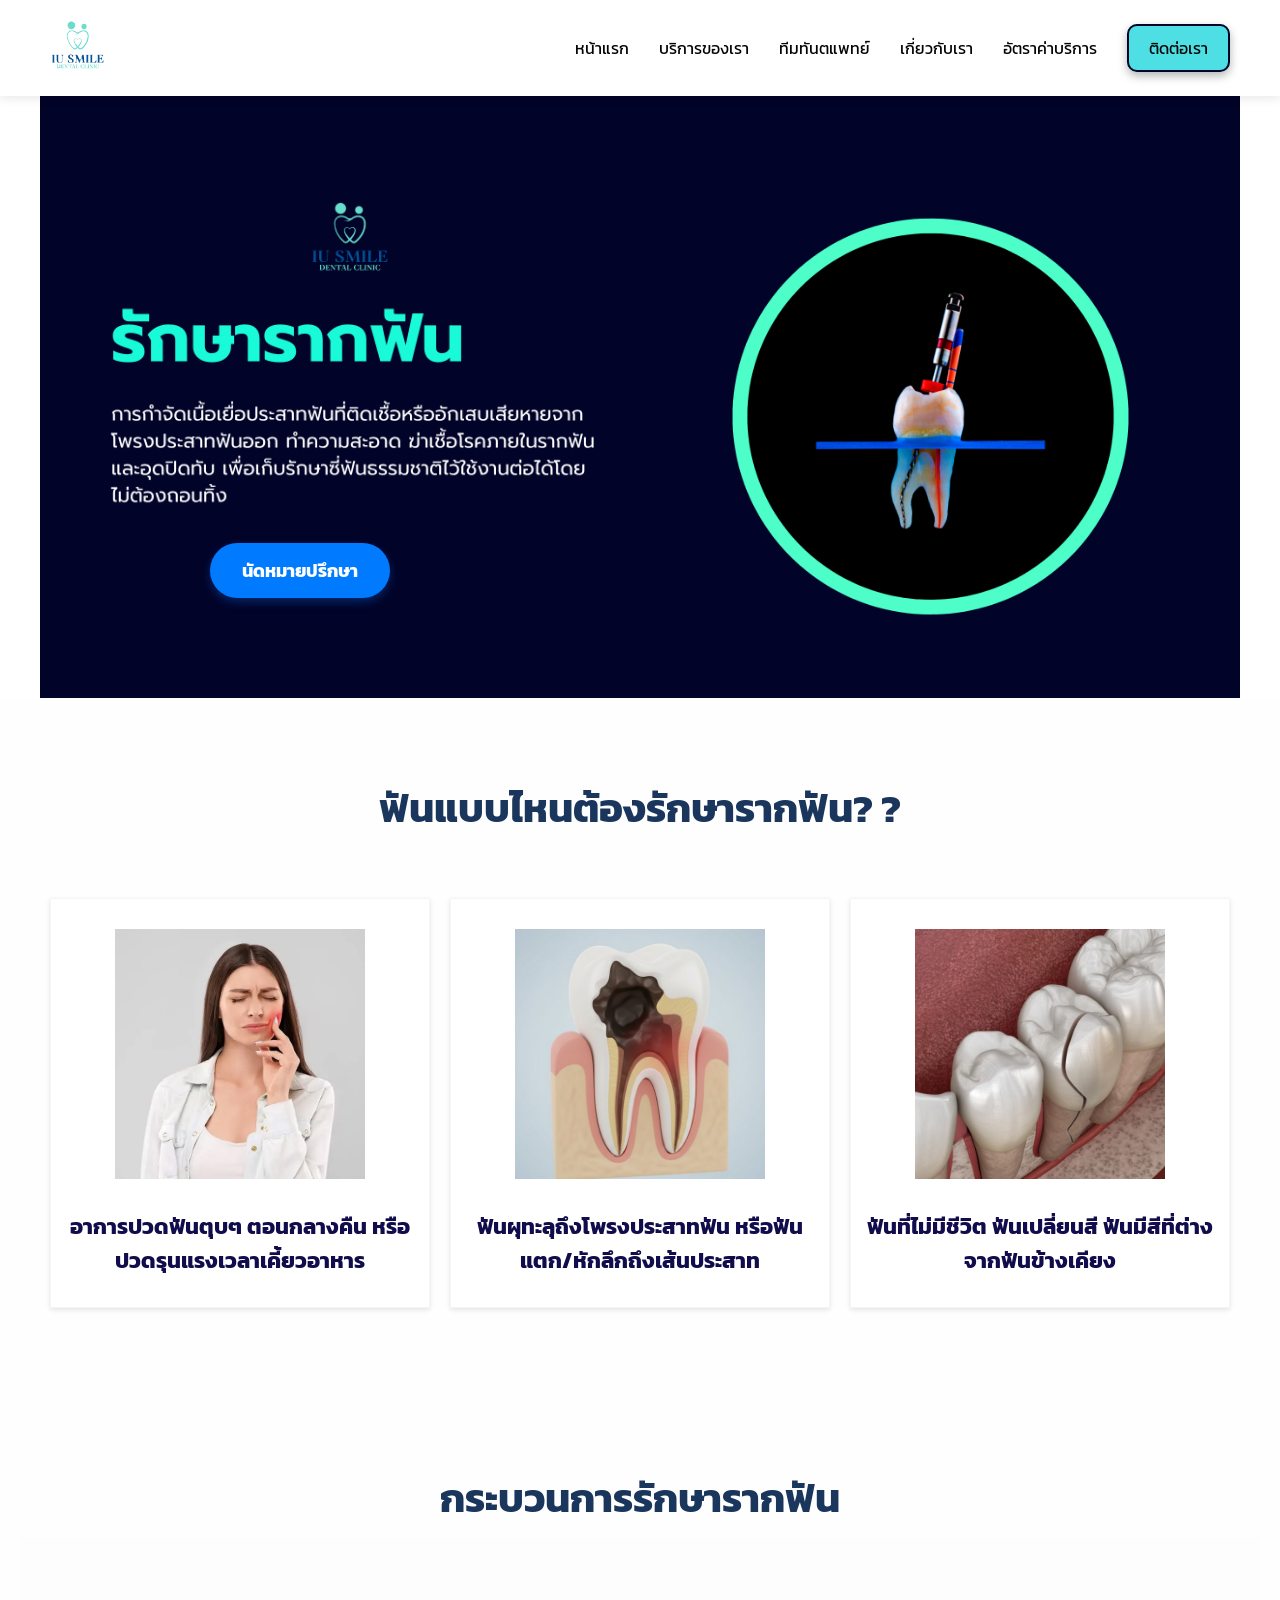
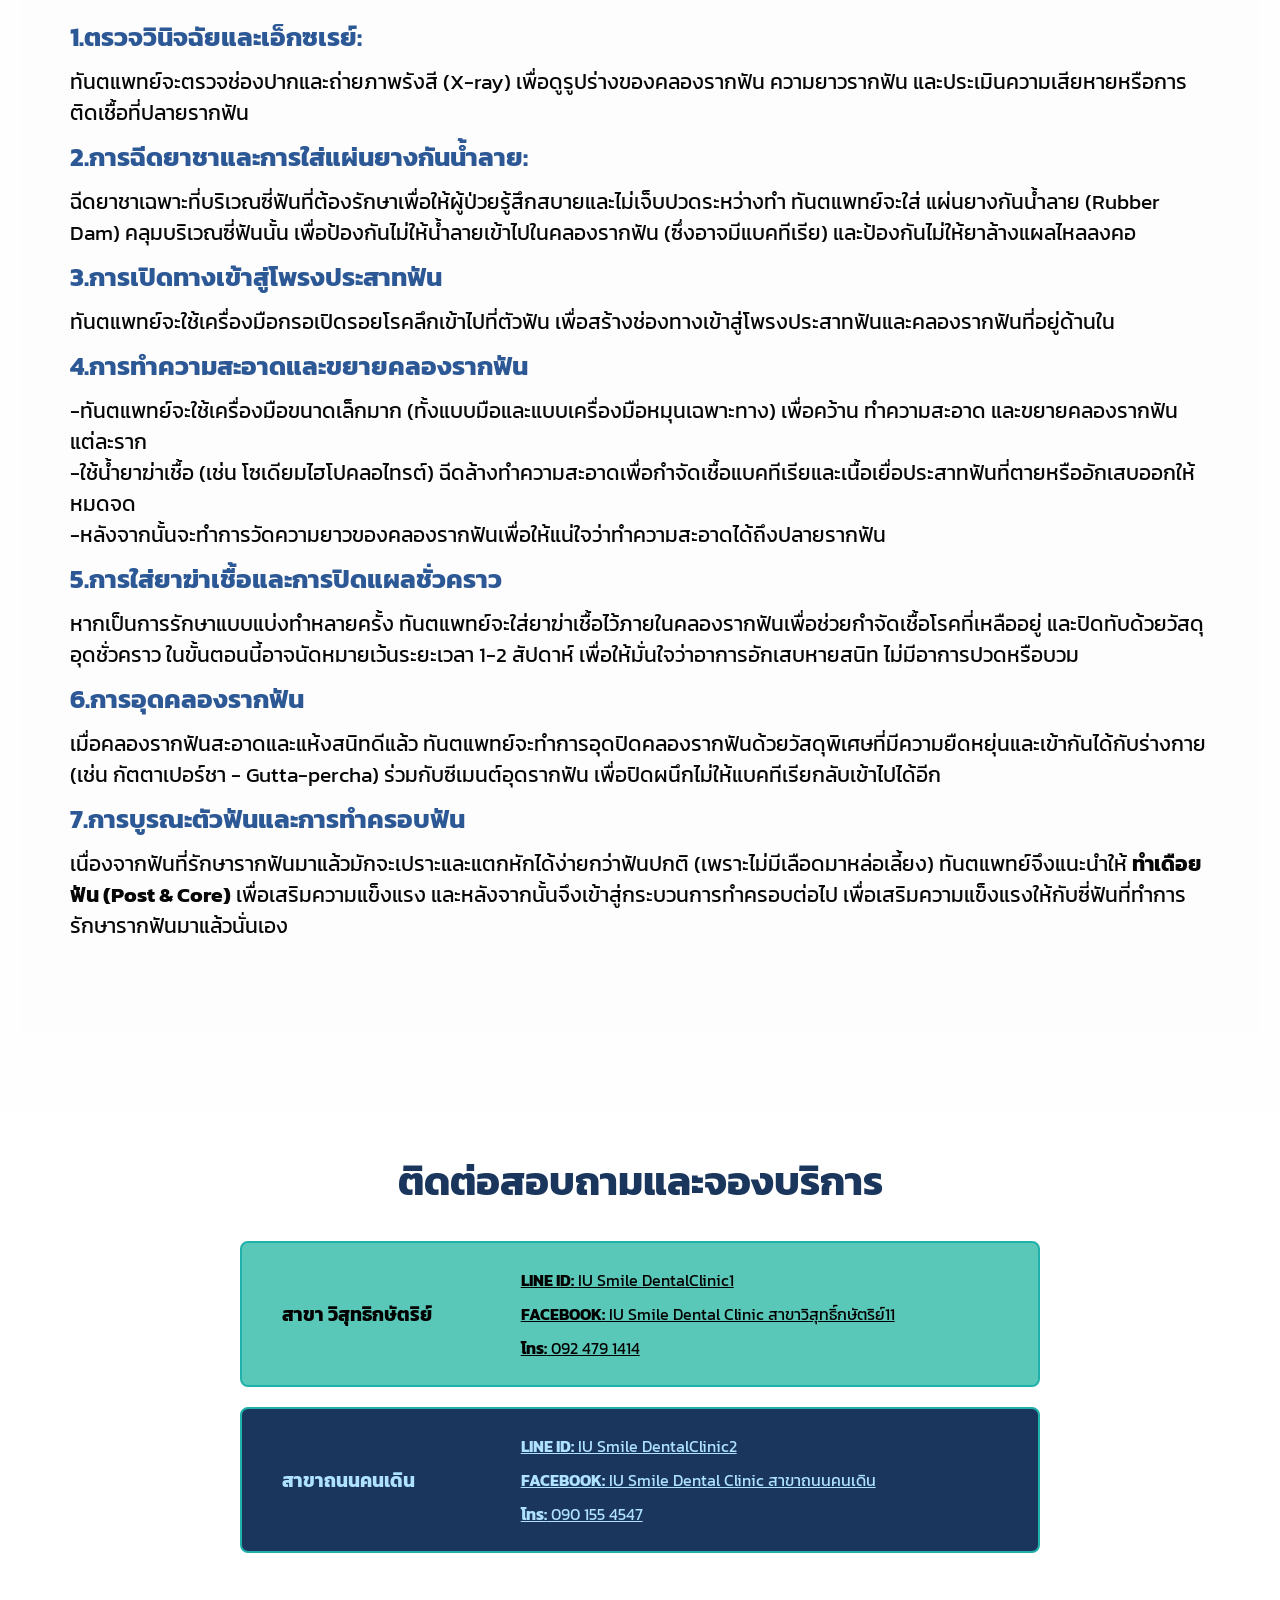
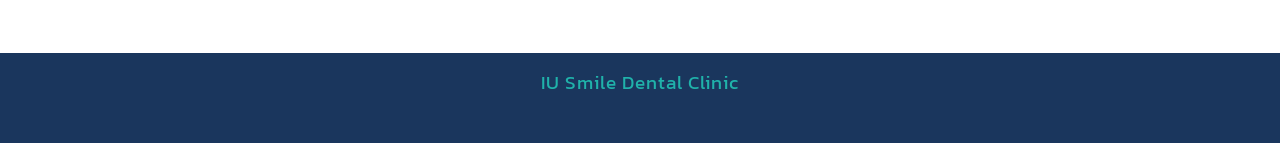
<file: service-endo.html>
<!DOCTYPE html>
<html lang="th">

<head>
    <meta charset="UTF-8">
    <meta name="viewport" content="width=device-width, initial-scale=1.0">
    <title>รักษารากฟัน</title>
    <link rel="preconnect" href="https://fonts.googleapis.com">
    <link rel="preconnect" href="https://fonts.gstatic.com" crossorigin>
    <link href="https://fonts.googleapis.com/css2?family=Kanit:wght@300;400;500;600;700&display=swap" rel="stylesheet">
    <link rel="stylesheet" href="css/style.css">
</head>

<body>
    <header>
        <div class="logo">
            <img src="images/logo.png" alt="โลโก้ IU Smile">
        </div>
         <div class="menu-toggle" id="mobile-menu">
            <span class="bar"></span>
            <span class="bar"></span>
            <span class="bar"></span>
        </div>
        <nav>
            <ul class="nav-list">
                <li><a href="index.html">หน้าแรก</a></li>
                <li class="dropdown">
                    <a href="index.html#services">บริการของเรา</a>
                    <ul class="dropdown-menu">
                        <li><a href="service-implant.html">รากฟันเทียม</a></li>
                        <li><a href="service-denture.html">ฟันปลอม</a></li>
                        <li><a href="service-crown.html">ครอบฟันและวีเนียร์</a></li>
                        <li><a href="service-braces.html">จัดฟันโลหะ</a></li>
                        <li><a href="service-endo.html">รักษารากฟัน</a></li>
                        <li><a href="service-invisalign.html">จัดฟันใส</a></li>
                        <li><a href="service-pedo.html">ทันตกรรมเด็ก</a></li>
                        <li><a href="service-filling.html">อุดฟัน</a></li>
                        <li><a href="service-scaling.html">ขูดหินปูน</a></li>
                        <li><a href="service-sur.html">ถอนฟันผ่าฟันคุด</a></li>
                        <li><a href="service-occ.html">ทันตกรรมบดเคี้ยว</a></li>
                        <li><a href="service-white.html">ฟอกสีฟัน</a></li>
                    </ul>
                </li>
                <li><a href="iu dentist.html#">ทีมทันตแพทย์</a></li>
                <li><a href="index.html#about">เกี่ยวกับเรา</a></li>
                <li><a href="iu price.html">อัตราค่าบริการ</a></li>
                <li><a href="index.html#contact" class="contact-btn">ติดต่อเรา</a></li>
            </ul>
        </nav>
    </header>
    <section class="hero-section">
        <div class="hero-left">
            <img src="images/banner.endo.png" alt="IU Smile Banner" class="banner-img">
            <a href="index.html#contact" class="cta-booking-btn"> นัดหมายปรึกษา</a>
        </div>
        <div class="hero-right">
            <img src="images/hero.endo.png" alt="Doctor" class="doctor-img">

        </div>
    </section>
    <section class="function-section">
        <h2>ฟันแบบไหนต้องรักษารากฟัน? ?</h2>
        <div grid class="function-grid">
            <div class="function-card">
                <img src="images/endo1.jpg" alt="รูปชั่วคราว 1">
                <div class="function-text">
                    <h3>อาการปวดฟันตุบๆ ตอนกลางคืน หรือปวดรุนแรงเวลาเคี้ยวอาหาร</h3>
                </div>
            </div>

            <div class="function-card">
                <img src="images/dentalcaries.jpg" alt="รูปชั่วคราว 2">
                <div class="function-text">
                    <h3>ฟันผุทะลุถึงโพรงประสาทฟัน หรือฟันแตก/หักลึกถึงเส้นประสาท</h3>
                </div>
            </div>
            <div class="function-card">
                <img src="images/endo3.jpg" alt="รูปชั่วคราว 3">
                <div class="function-text">
                    <h3>ฟันที่ไม่มีชีวิต ฟันเปลี่ยนสี ฟันมีสีที่ต่างจากฟันข้างเคียง</h3>
                </div>
            </div>
        </div>
    </section>
    <section class="pocess-imp-section">
        <h2>กระบวนการรักษารากฟัน</h2>
        <div class="pocess-imp-container">
            <div class="pocess-imp-text">
                <h3>1.ตรวจวินิจฉัยและเอ็กซเรย์:</h3>
                <p> ทันตแพทย์จะตรวจช่องปากและถ่ายภาพรังสี (X-ray) เพื่อดูรูปร่างของคลองรากฟัน
                    ความยาวรากฟัน และประเมินความเสียหายหรือการติดเชื้อที่ปลายรากฟัน</p>
            </div>

            <div class="pocess-imp-text">
                <h3>2.การฉีดยาชาและการใส่แผ่นยางกันน้ำลาย:</h3>
                <p>ฉีดยาชาเฉพาะที่บริเวณซี่ฟันที่ต้องรักษาเพื่อให้ผู้ป่วยรู้สึกสบายและไม่เจ็บปวดระหว่างทำ
                    ทันตแพทย์จะใส่ แผ่นยางกันน้ำลาย (Rubber Dam) คลุมบริเวณซี่ฟันนั้น
                    เพื่อป้องกันไม่ให้น้ำลายเข้าไปในคลองรากฟัน (ซึ่งอาจมีแบคทีเรีย)
                    และป้องกันไม่ให้ยาล้างแผลไหลลงคอ
                </p>
            </div>

            <div class="pocess-imp-text">
                <h3>3.การเปิดทางเข้าสู่โพรงประสาทฟัน </h3>
                <p> ทันตแพทย์จะใช้เครื่องมือกรอเปิดรอยโรคลึกเข้าไปที่ตัวฟัน
                    เพื่อสร้างช่องทางเข้าสู่โพรงประสาทฟันและคลองรากฟันที่อยู่ด้านใน</p>
            </div>
            <div class="pocess-imp-text">
                <h3>4.การทำความสะอาดและขยายคลองรากฟัน </h3>
                <p> -ทันตแพทย์จะใช้เครื่องมือขนาดเล็กมาก (ทั้งแบบมือและแบบเครื่องมือหมุนเฉพาะทาง)
                    เพื่อคว้าน ทำความสะอาด และขยายคลองรากฟันแต่ละราก
                    <br>-ใช้น้ำยาฆ่าเชื้อ (เช่น โซเดียมไฮโปคลอไทรต์) ฉีดล้างทำความสะอาดเพื่อกำจัดเชื้อแบคทีเรียและเนื้อเยื่อประสาทฟันที่ตายหรืออักเสบออกให้หมดจด
                    <br>-หลังจากนั้นจะทำการวัดความยาวของคลองรากฟันเพื่อให้แน่ใจว่าทำความสะอาดได้ถึงปลายรากฟัน</p>
            </div>

            <div class="pocess-imp-text">
                <h3>5.การใส่ยาฆ่าเชื้อและการปิดแผลชั่วคราว</h3>
                <p>หากเป็นการรักษาแบบแบ่งทำหลายครั้ง ทันตแพทย์จะใส่ยาฆ่าเชื้อไว้ภายในคลองรากฟันเพื่อช่วยกำจัดเชื้อโรคที่เหลืออยู่ 
                    และปิดทับด้วยวัสดุอุดชั่วคราว ในขั้นตอนนี้อาจนัดหมายเว้นระยะเวลา 1-2 สัปดาห์ เพื่อให้มั่นใจว่าอาการอักเสบหายสนิท ไม่มีอาการปวดหรือบวม</p>
            </div>
            <div class="pocess-imp-text">
                <h3>6.การอุดคลองรากฟัน</h3>
                <p>เมื่อคลองรากฟันสะอาดและแห้งสนิทดีแล้ว ทันตแพทย์จะทำการอุดปิดคลองรากฟันด้วยวัสดุพิเศษที่มีความยืดหยุ่นและเข้ากันได้กับร่างกาย
                     (เช่น กัตตาเปอร์ชา - Gutta-percha) ร่วมกับซีเมนต์อุดรากฟัน เพื่อปิดผนึกไม่ให้แบคทีเรียกลับเข้าไปได้อีก</p>
            </div>
             <div class="pocess-imp-text">
                <h3>7.การบูรณะตัวฟันและการทำครอบฟัน</h3>
                <p>เนื่องจากฟันที่รักษารากฟันมาแล้วมักจะเปราะและแตกหักได้ง่ายกว่าฟันปกติ
                     (เพราะไม่มีเลือดมาหล่อเลี้ยง) ทันตแพทย์จึงแนะนำให้ <strong>ทำเดือยฟัน
                      (Post & Core)</strong> เพื่อเสริมความแข็งแรง และหลังจากนั้นจึงเข้าสู่กระบวนการทำครอบต่อไป
                       เพื่อเสริมความแข็งแรงให้กับซี่ฟันที่ทำการรักษารากฟันมาแล้วนั่นเอง</p>
            </div>
        </div>
    </section>
    <section class="booking-section">
        <h2>ติดต่อสอบถามและจองบริการ</h2>
        <div class="branch-card branch-light">
            <div class="branch-name">
                <h3>สาขา วิสุทธิกษัตริย์</h3>
            </div>
            <div class="branch-contact">
                <p><a href="https://line.me/R/ti/p/@611upybg" target="_blank"><strong>LINE ID:</strong> IU Smile
                        DentalClinic1</a></p>
                <p><a href="https://www.facebook.com/share/18nAfB6ELZ/?mibextid=wwXIfr"
                        target="_blank"><strong>FACEBOOK:</strong> IU Smile Dental Clinic สาขาวิสุทธิ์กษัตริย์11</a></p>
                <p><a href="tel:0924791414"><strong>โทร:</strong> 092 479 1414</a></p>
            </div>
        </div>

        <div class="branch-card branch-dark">
            <div class="branch-name">
                <h3>สาขาถนนคนเดิน</h3>
            </div>
            <div class="branch-contact">
                <p><a href="https://line.me/R/ti/p/@156kwmnh" target="_blank"><strong>LINE ID:</strong> IU Smile
                        DentalClinic2</a></p>
                <p><a href="https://www.facebook.com/share/1AUFNBjcYp/?mibextid=wwXIfr"
                        target="_blank"><strong>FACEBOOK:</strong> IU Smile Dental Clinic สาขาถนนคนเดิน</a></p>
                <p><a href="tel:0901554547"><strong>โทร:</strong> 090 155 4547</a></p>
            </div>
        </div>
        </div>
    </section>
    <section class="site-footer">
        <footer class="site-footer">
            <p>IU Smile Dental Clinic</p>
        </footer>
    </section>
    <script src="script.js"></script>
</body>

</html>
</file>
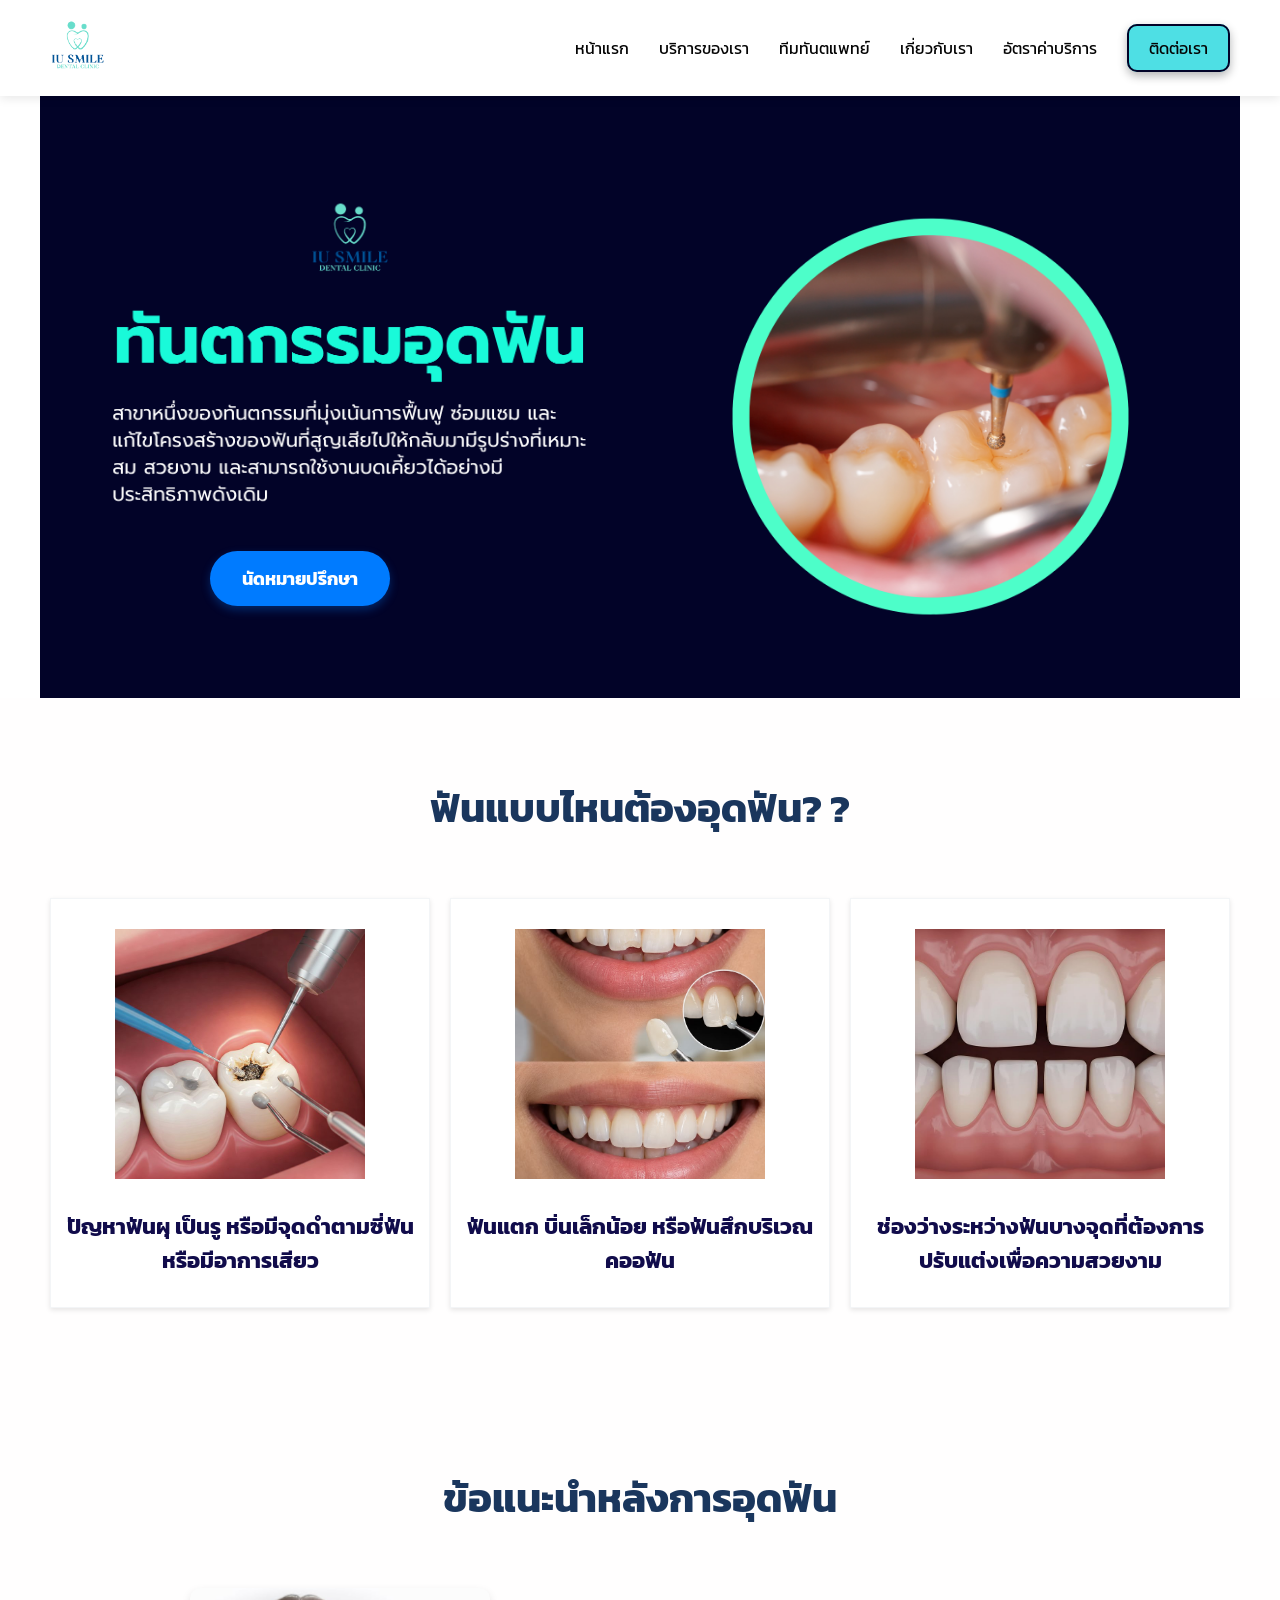
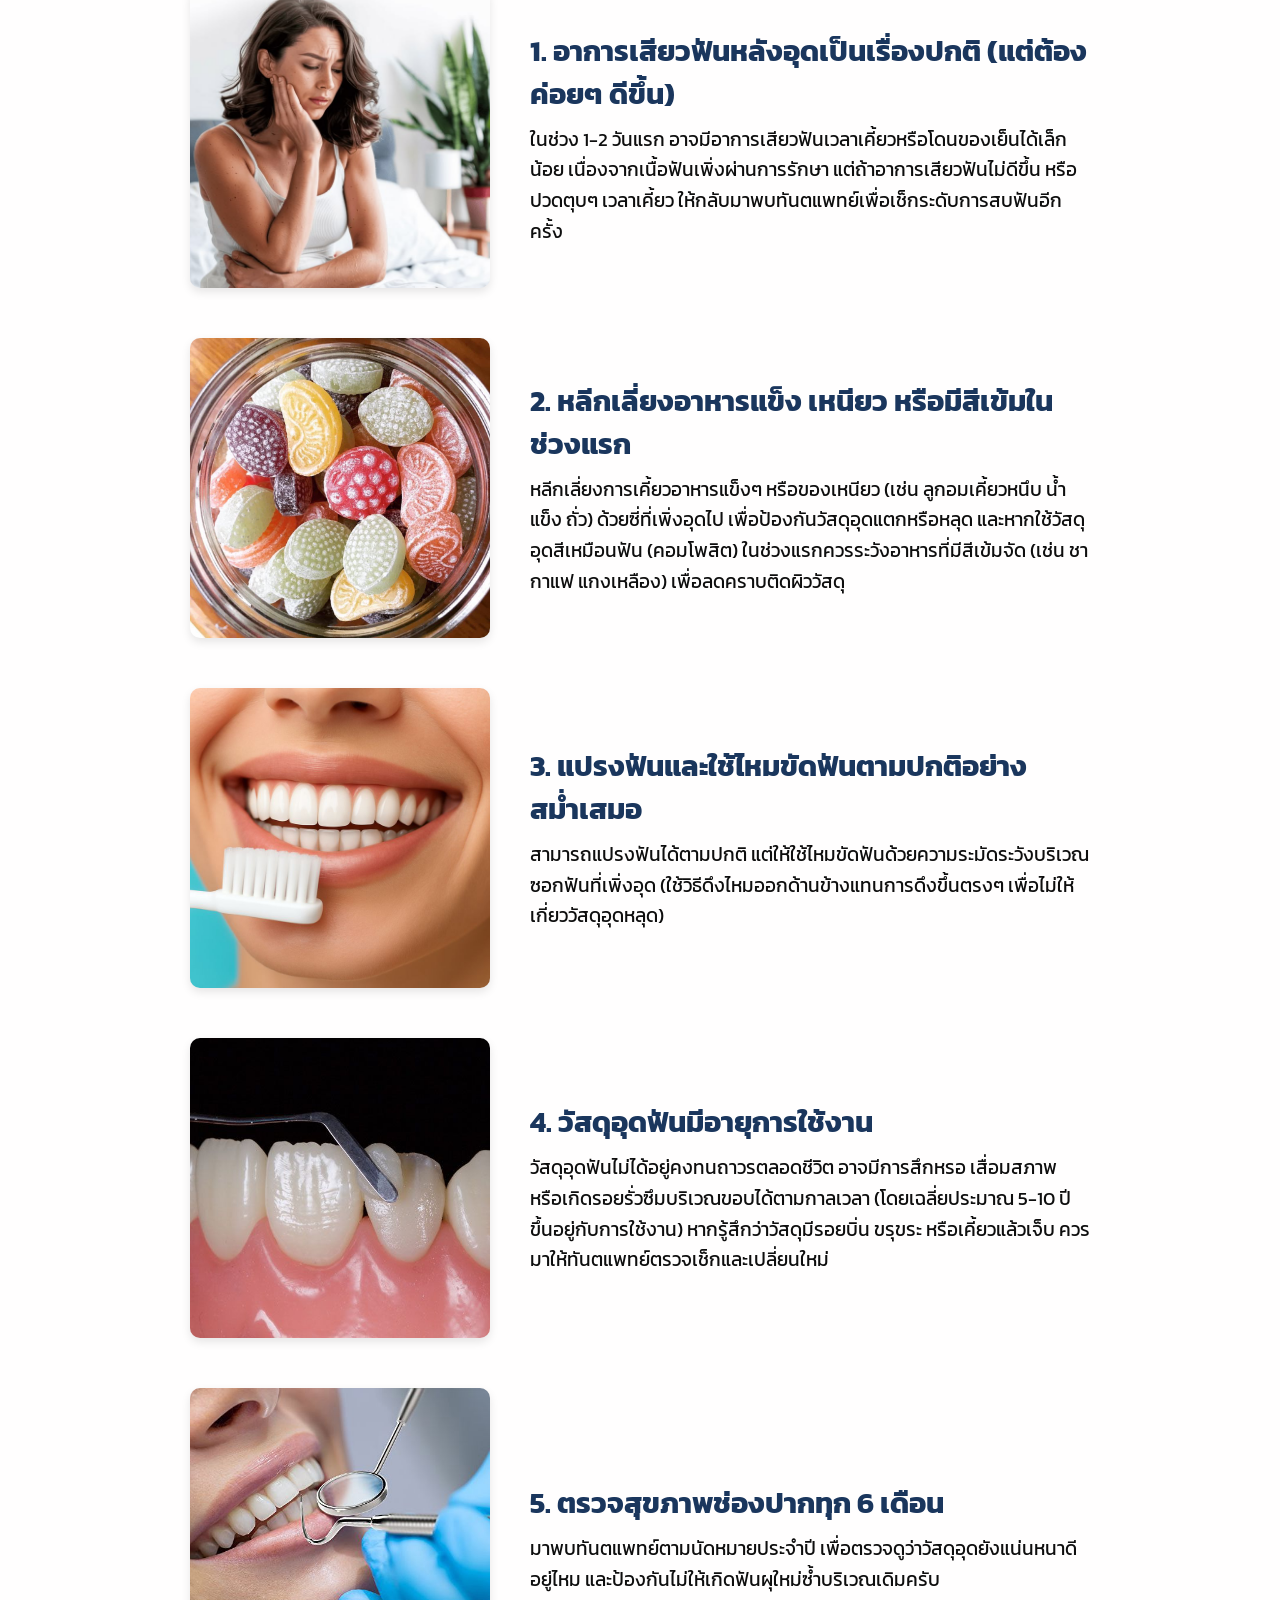
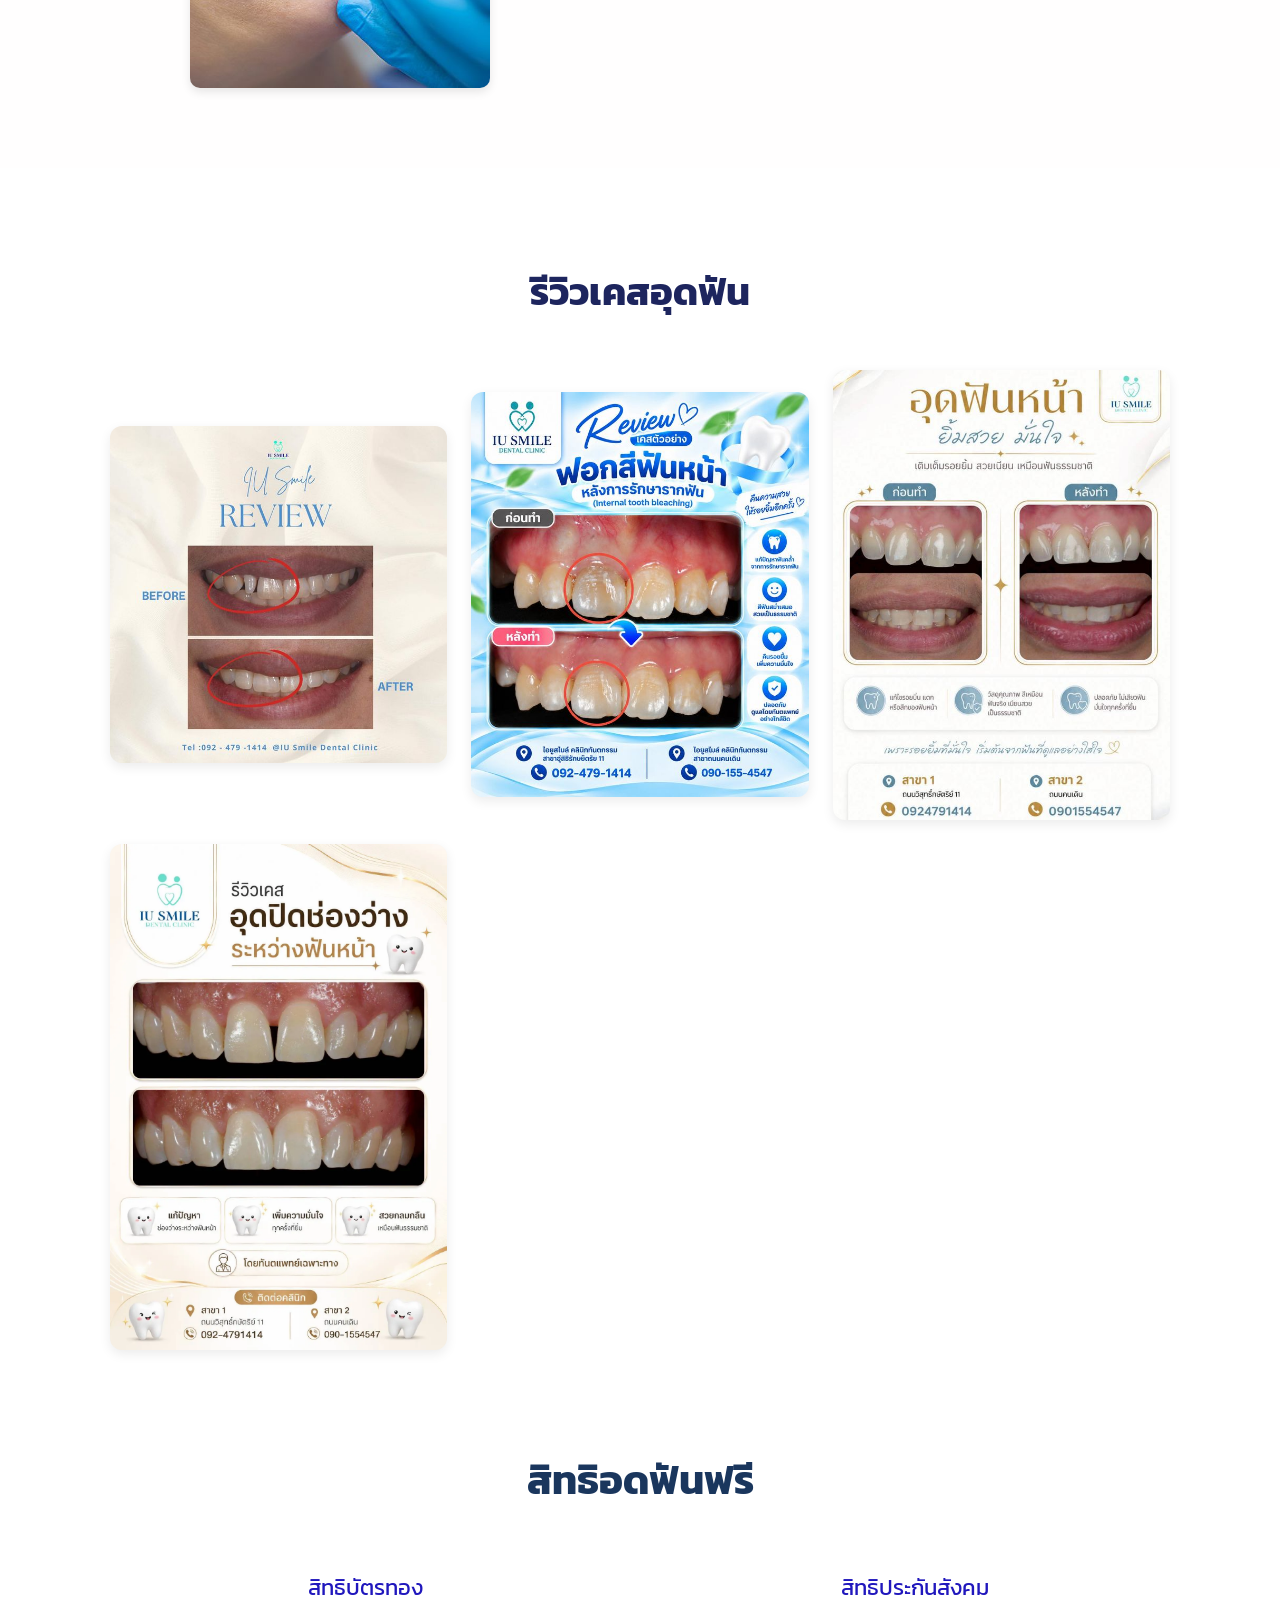
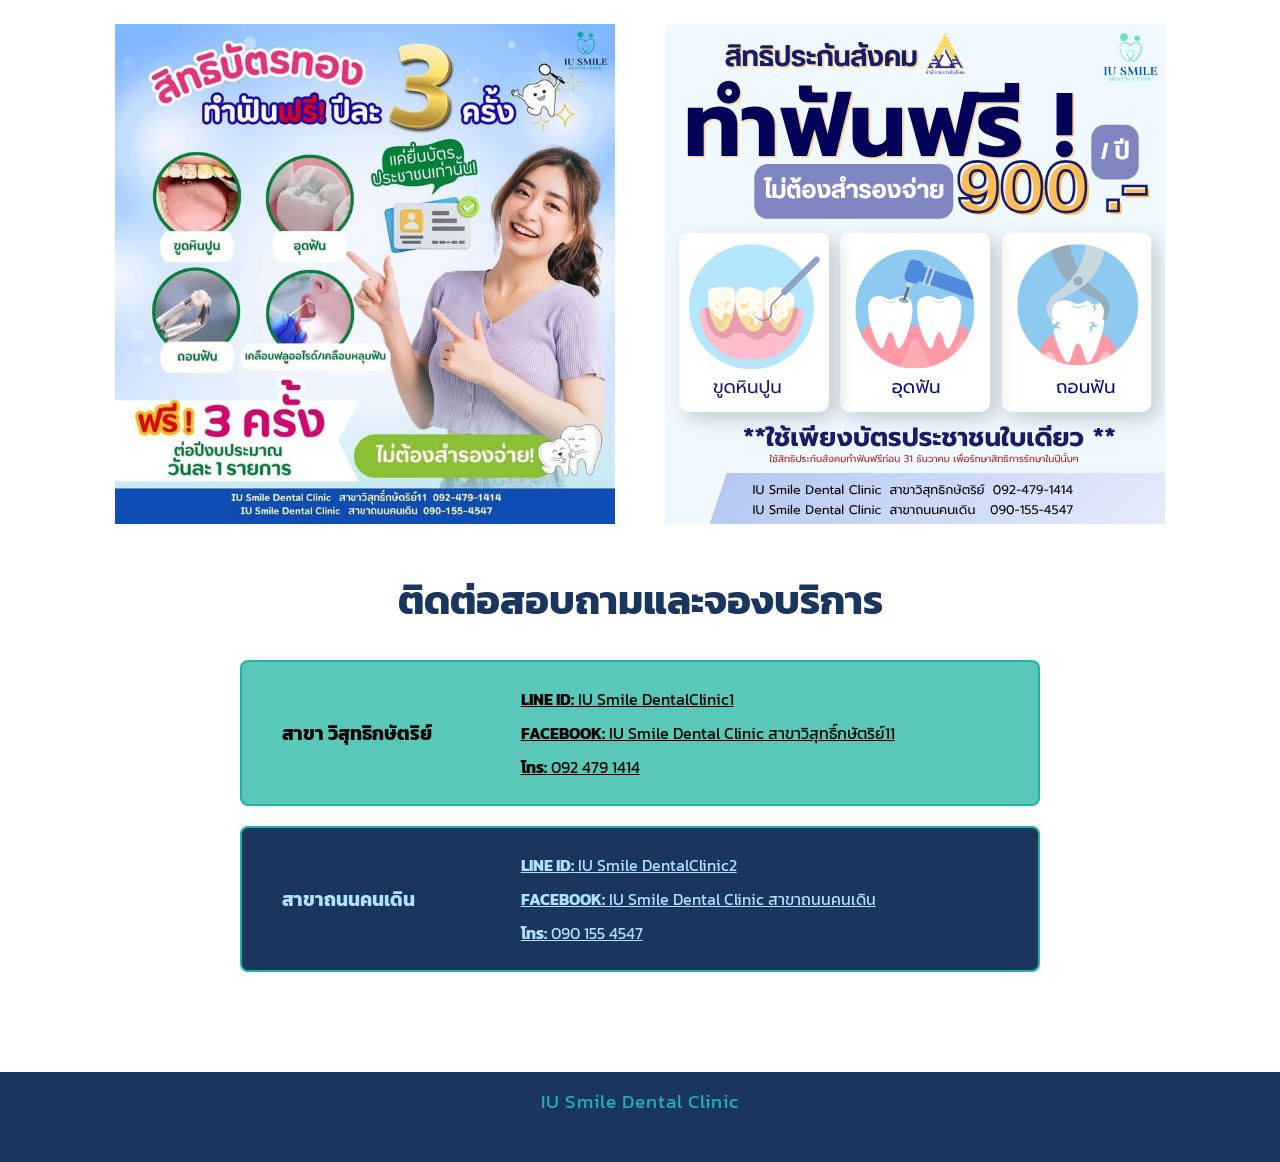
<file: service-filling.html>
<!DOCTYPE html>
<html lang="th">

<head>
    <meta charset="UTF-8">
    <meta name="viewport" content="width=device-width, initial-scale=1.0">
    <title>ทันตกรรมบูรณะ</title>
    <link rel="preconnect" href="https://fonts.googleapis.com">
    <link rel="preconnect" href="https://fonts.gstatic.com" crossorigin>
    <link href="https://fonts.googleapis.com/css2?family=Kanit:wght@300;400;500;600;700&display=swap" rel="stylesheet">
    <link rel="stylesheet" href="css/style.css">
</head>

<body>
    <header>
        <div class="logo">
            <img src="images/logo.png" alt="โลโก้ IU Smile">
        </div>
        <div class="menu-toggle" id="mobile-menu">
            <span class="bar"></span>
            <span class="bar"></span>
            <span class="bar"></span>
        </div>
        <nav>
            <ul class="nav-list">
                <li><a href="index.html">หน้าแรก</a></li>
                <li class="dropdown">
                    <a href="index.html#services">บริการของเรา</a>
                    <ul class="dropdown-menu">
                        <li><a href="service-implant.html">รากฟันเทียม</a></li>
                        <li><a href="service-denture.html">ฟันปลอม</a></li>
                        <li><a href="service-crown.html">ครอบฟันและวีเนียร์</a></li>
                        <li><a href="service-braces.html">จัดฟันโลหะ</a></li>
                        <li><a href="service-endo.html">รักษารากฟัน</a></li>
                        <li><a href="service-invisalign.html">จัดฟันใส</a></li>
                        <li><a href="service-pedo.html">ทันตกรรมเด็ก</a></li>
                        <li><a href="service-filling.html">อุดฟัน</a></li>
                        <li><a href="service-scaling.html">ขูดหินปูน</a></li>
                        <li><a href="service-sur.html">ถอนฟันผ่าฟันคุด</a></li>
                        <li><a href="service-occ.html">ทันตกรรมบดเคี้ยว</a></li>
                        <li><a href="service-white.html">ฟอกสีฟัน</a></li>
                    </ul>
                </li>
                <li><a href="iu dentist.html#">ทีมทันตแพทย์</a></li>
                <li><a href="index.html#about">เกี่ยวกับเรา</a></li>
                <li><a href="iu price.html">อัตราค่าบริการ</a></li>
                <li><a href="index.html#contact" class="contact-btn">ติดต่อเรา</a></li>
            </ul>
        </nav>
    </header>
    </header>
    <section class="hero-section">
        <div class="hero-left">
            <img src="images/banner.filling.png" alt="IU Smile Banner" class="banner-img">
            <a href="index.html#contact" class="cta-booking-btn"> นัดหมายปรึกษา</a>
        </div>
        <div class="hero-right">
            <img src="images/hero.filling.png" alt="Doctor" class="doctor-img">
        </div>
    </section>
    <section class="function-section">
        <h2>ฟันแบบไหนต้องอุดฟัน? ?</h2>
        <div grid class="function-grid">
            <div class="function-card">
                <img src="images/fill1.jpg" alt="รูปชั่วคราว 1">
                <div class="function-text">
                    <h3>ปัญหาฟันผุ เป็นรู หรือมีจุดดำตามซี่ฟัน หรือมีอาการเสียว</h3>
                </div>
            </div>

            <div class="function-card">
                <img src="images/fill2.jpg" alt="รูปชั่วคราว 2">
                <div class="function-text">
                    <h3>ฟันแตก บิ่นเล็กน้อย หรือฟันสึกบริเวณคออฟัน</h3>
                </div>
            </div>
            <div class="function-card">
                <img src="images/veneer4.jpg" alt="รูปชั่วคราว 3">
                <div class="function-text">
                    <h3>ช่องว่างระหว่างฟันบางจุดที่ต้องการปรับแต่งเพื่อความสวยงาม</h3>
                </div>
            </div>
        </div>
    </section>
    <section class="feature-section">
        <h2>ข้อแนะนำหลังการอุดฟัน</h2>
        <div class="feature-container">
            <div class="feature-card">
                <img src="images/fill4.jpg" alt="รูปชั่วคราว 1">
                <div class="feature-text">
                    <h3>1. อาการเสียวฟันหลังอุดเป็นเรื่องปกติ (แต่ต้องค่อยๆ ดีขึ้น)</h3>
                    <p>ในช่วง 1-2 วันแรก อาจมีอาการเสียวฟันเวลาเคี้ยวหรือโดนของเย็นได้เล็กน้อย
                        เนื่องจากเนื้อฟันเพิ่งผ่านการรักษา
                        แต่ถ้าอาการเสียวฟันไม่ดีขึ้น หรือปวดตุบๆ เวลาเคี้ยว
                        ให้กลับมาพบทันตแพทย์เพื่อเช็กระดับการสบฟันอีกครั้ง</p>
                </div>
            </div>
            <div class="feature-card">
                <img src="images/fill5.jpg" alt="รูปชั่วคราว 1">
                <div class="feature-text">
                    <h3>2. หลีกเลี่ยงอาหารแข็ง เหนียว หรือมีสีเข้มในช่วงแรก</h3>
                    <p>หลีกเลี่ยงการเคี้ยวอาหารแข็งๆ หรือของเหนียว (เช่น ลูกอมเคี้ยวหนึบ น้ำแข็ง ถั่ว)
                        ด้วยซี่ที่เพิ่งอุดไป เพื่อป้องกันวัสดุอุดแตกหรือหลุด และหากใช้วัสดุอุดสีเหมือนฟัน
                        (คอมโพสิต) ในช่วงแรกควรระวังอาหารที่มีสีเข้มจัด (เช่น ชา กาแฟ แกงเหลือง) เพื่อลดคราบติดผิววัสดุ
                    </p>
                </div>
            </div>
            <div class="feature-card">
                <img src="images/fill6.jpg" alt="รูปชั่วคราว 1">
                <div class="feature-text">
                    <h3>3. แปรงฟันและใช้ไหมขัดฟันตามปกติอย่างสม่ำเสมอ</h3>
                    <p>สามารถแปรงฟันได้ตามปกติ แต่ให้ใช้ไหมขัดฟันด้วยความระมัดระวังบริเวณซอกฟันที่เพิ่งอุด
                        (ใช้วิธีดึงไหมออกด้านข้างแทนการดึงขึ้นตรงๆ เพื่อไม่ให้เกี่ยววัสดุอุดหลุด)</p>
                </div>
            </div>
            <div class="feature-card">
                <img src="images/fill7.jpg" alt="รูปชั่วคราว 1">
                <div class="feature-text">
                    <h3>4. วัสดุอุดฟันมีอายุการใช้งาน</h3>
                    <p>วัสดุอุดฟันไม่ได้อยู่คงทนถาวรตลอดชีวิต อาจมีการสึกหรอ เสื่อมสภาพ
                        หรือเกิดรอยรั่วซึมบริเวณขอบได้ตามกาลเวลา (โดยเฉลี่ยประมาณ 5-10 ปีขึ้นอยู่กับการใช้งาน)
                        หากรู้สึกว่าวัสดุมีรอยบิ่น ขรุขระ หรือเคี้ยวแล้วเจ็บ ควรมาให้ทันตแพทย์ตรวจเช็กและเปลี่ยนใหม่</p>
                </div>
            </div>
            <div class="feature-card">
                <img src="images/fill8.jpg" alt="รูปชั่วคราว 1">
                <div class="feature-text">
                    <h3>5. ตรวจสุขภาพช่องปากทุก 6 เดือน</h3>
                    <p>มาพบทันตแพทย์ตามนัดหมายประจำปี
                        เพื่อตรวจดูว่าวัสดุอุดยังแน่นหนาดีอยู่ไหม และป้องกันไม่ให้เกิดฟันผุใหม่ซ้ำบริเวณเดิมครับ</p>
                </div>
            </div>
        </div>
    </section>


    <section class="review2-section">
        <h2>รีวิวเคสอุดฟัน</h2>
        <div class="review2-grid">
            <div class="review2-crad">
                <img src="images/fill.re3.jpeg" alt="สิทธิประกันสังคม">
            </div>
            <div class="review2-crad">
                <img src="images/fill.re4.jpeg" alt="สิทธิประกันสังคม">
            </div>
            <div class="review2-crad">
                <img src="images/fill.re6.jpeg" alt="สิทธิประกันสังคม">
            </div>
            <div class="review2-crad">
                <img src="images/fill.re1.jpeg" alt="สิทธิประกันสังคม">
            </div>
        </div>
    </section>
    <section class="free-dental">
        <h2>สิทธิอดฟันฟรี</h2>
        <div class="free-dental-grid">
            <div class="free-dental-card">
                <p>สิทธิบัตรทอง</p>
                <img src="images/nsso.jpg" alt="สิทธิบัตรทอง">
            </div>

            <div class="free-dental-card">
                <p>สิทธิประกันสังคม</p>
                <img src="images/sos.png" alt="สิทธิประกันสังคม">
            </div>

        </div>
    </section>

    <section class="booking-section">
        <h2>ติดต่อสอบถามและจองบริการ</h2>
        <div class="branch-card branch-light">
            <div class="branch-name">
                <h3>สาขา วิสุทธิกษัตริย์</h3>
            </div>
            <div class="branch-contact">
                <p><a href="https://line.me/R/ti/p/@611upybg" target="_blank"><strong>LINE ID:</strong> IU Smile
                        DentalClinic1</a></p>
                <p><a href="https://www.facebook.com/share/18nAfB6ELZ/?mibextid=wwXIfr"
                        target="_blank"><strong>FACEBOOK:</strong> IU Smile Dental Clinic สาขาวิสุทธิ์กษัตริย์11</a></p>
                <p><a href="tel:0924791414"><strong>โทร:</strong> 092 479 1414</a></p>
            </div>
        </div>

        <div class="branch-card branch-dark">
            <div class="branch-name">
                <h3>สาขาถนนคนเดิน</h3>
            </div>
            <div class="branch-contact">
                <p><a href="https://line.me/R/ti/p/@156kwmnh" target="_blank"><strong>LINE ID:</strong> IU Smile
                        DentalClinic2</a></p>
                <p><a href="https://www.facebook.com/share/1AUFNBjcYp/?mibextid=wwXIfr"
                        target="_blank"><strong>FACEBOOK:</strong> IU Smile Dental Clinic สาขาถนนคนเดิน</a></p>
                <p><a href="tel:0901554547"><strong>โทร:</strong> 090 155 4547</a></p>
            </div>
        </div>
        </div>
    </section>
    </section>
    <section class="site-footer">
        <footer class="site-footer">
            <p>IU Smile Dental Clinic</p>
        </footer>
    </section>
    <script src="script.js"></script>
</body>

</html>
</file>
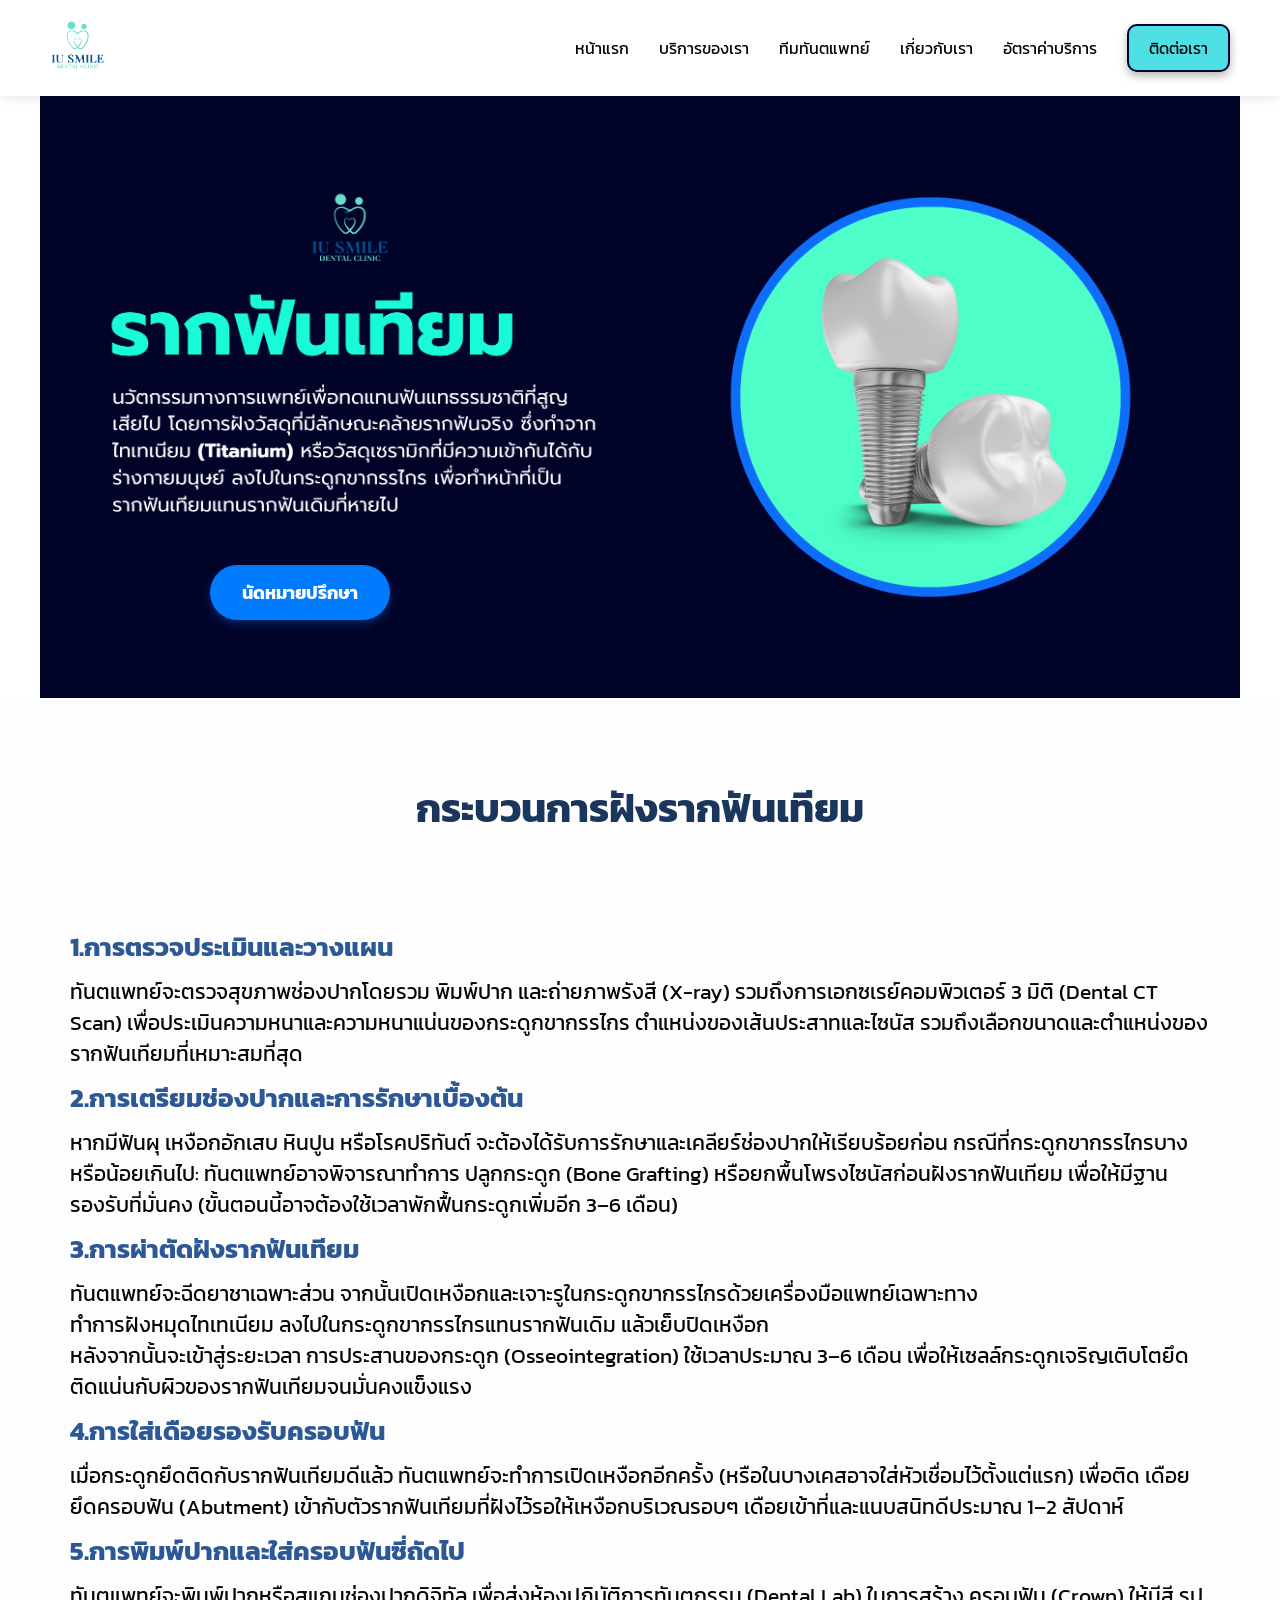
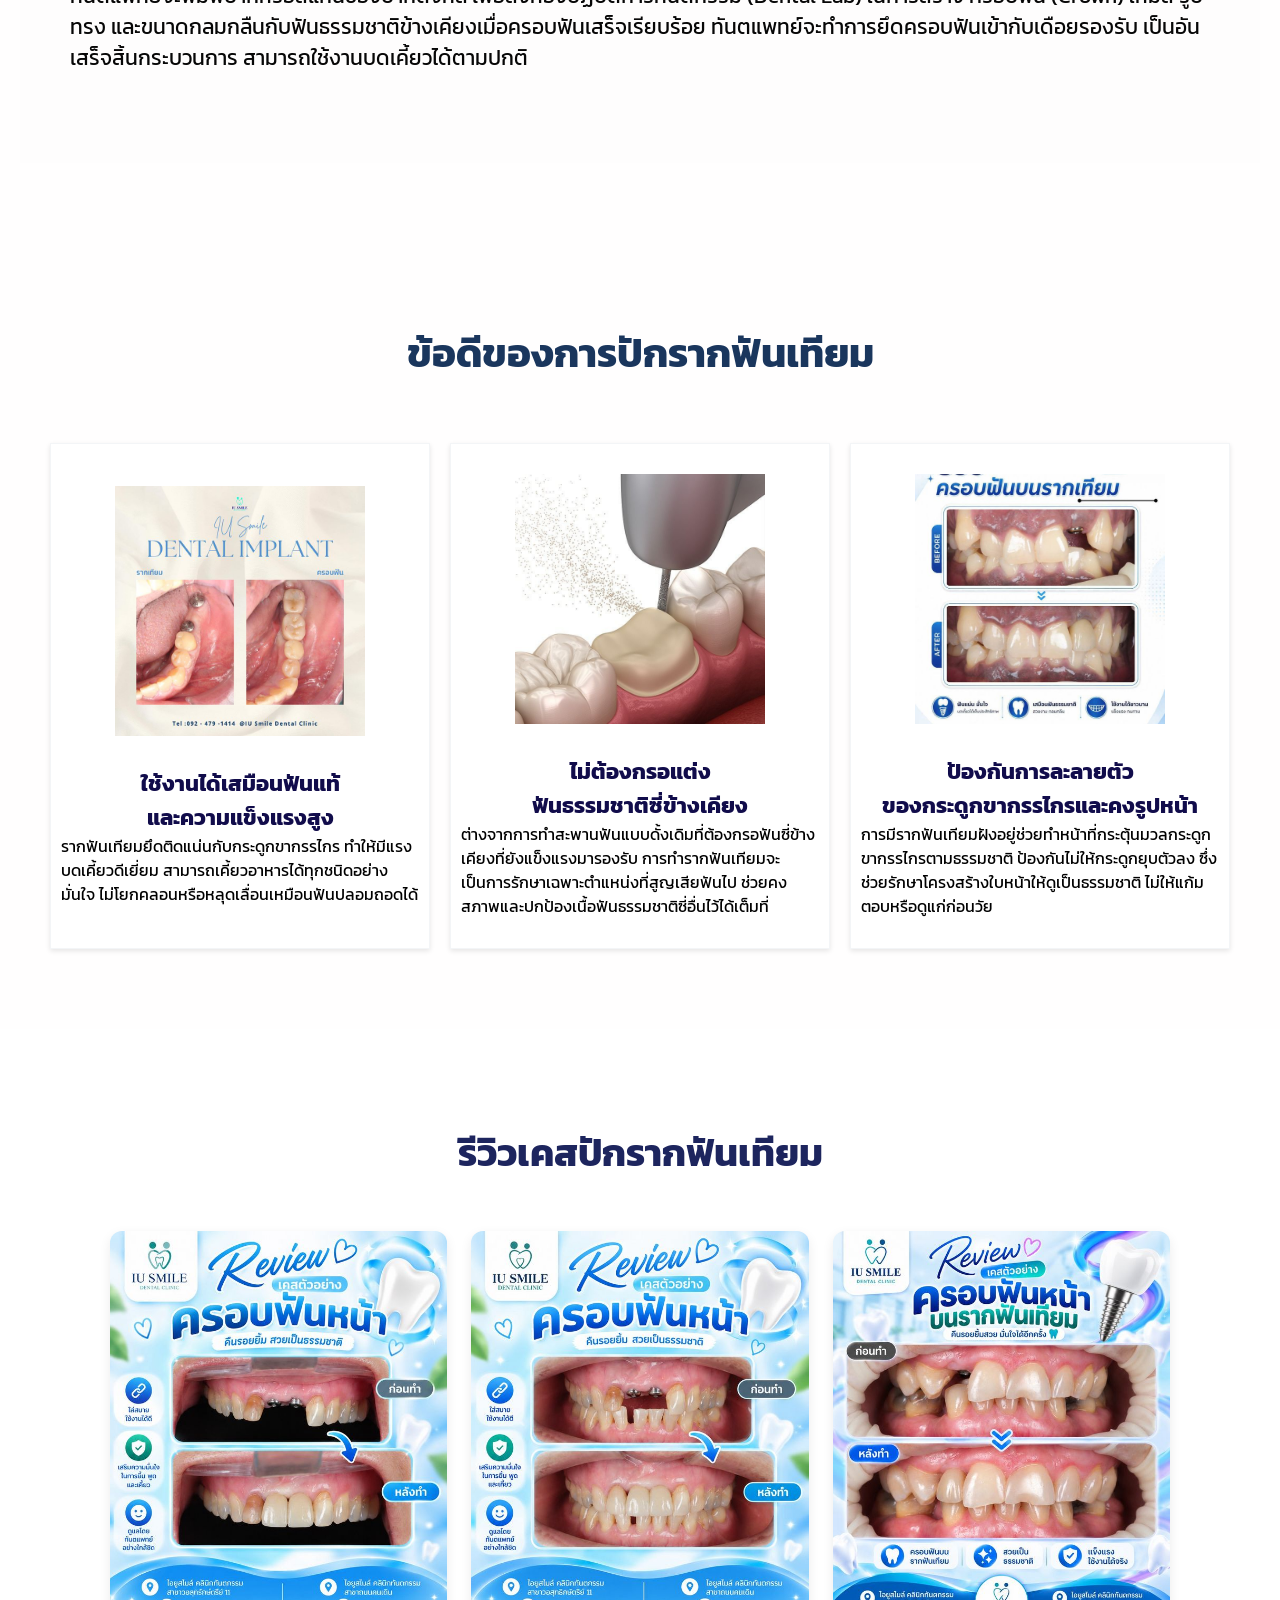
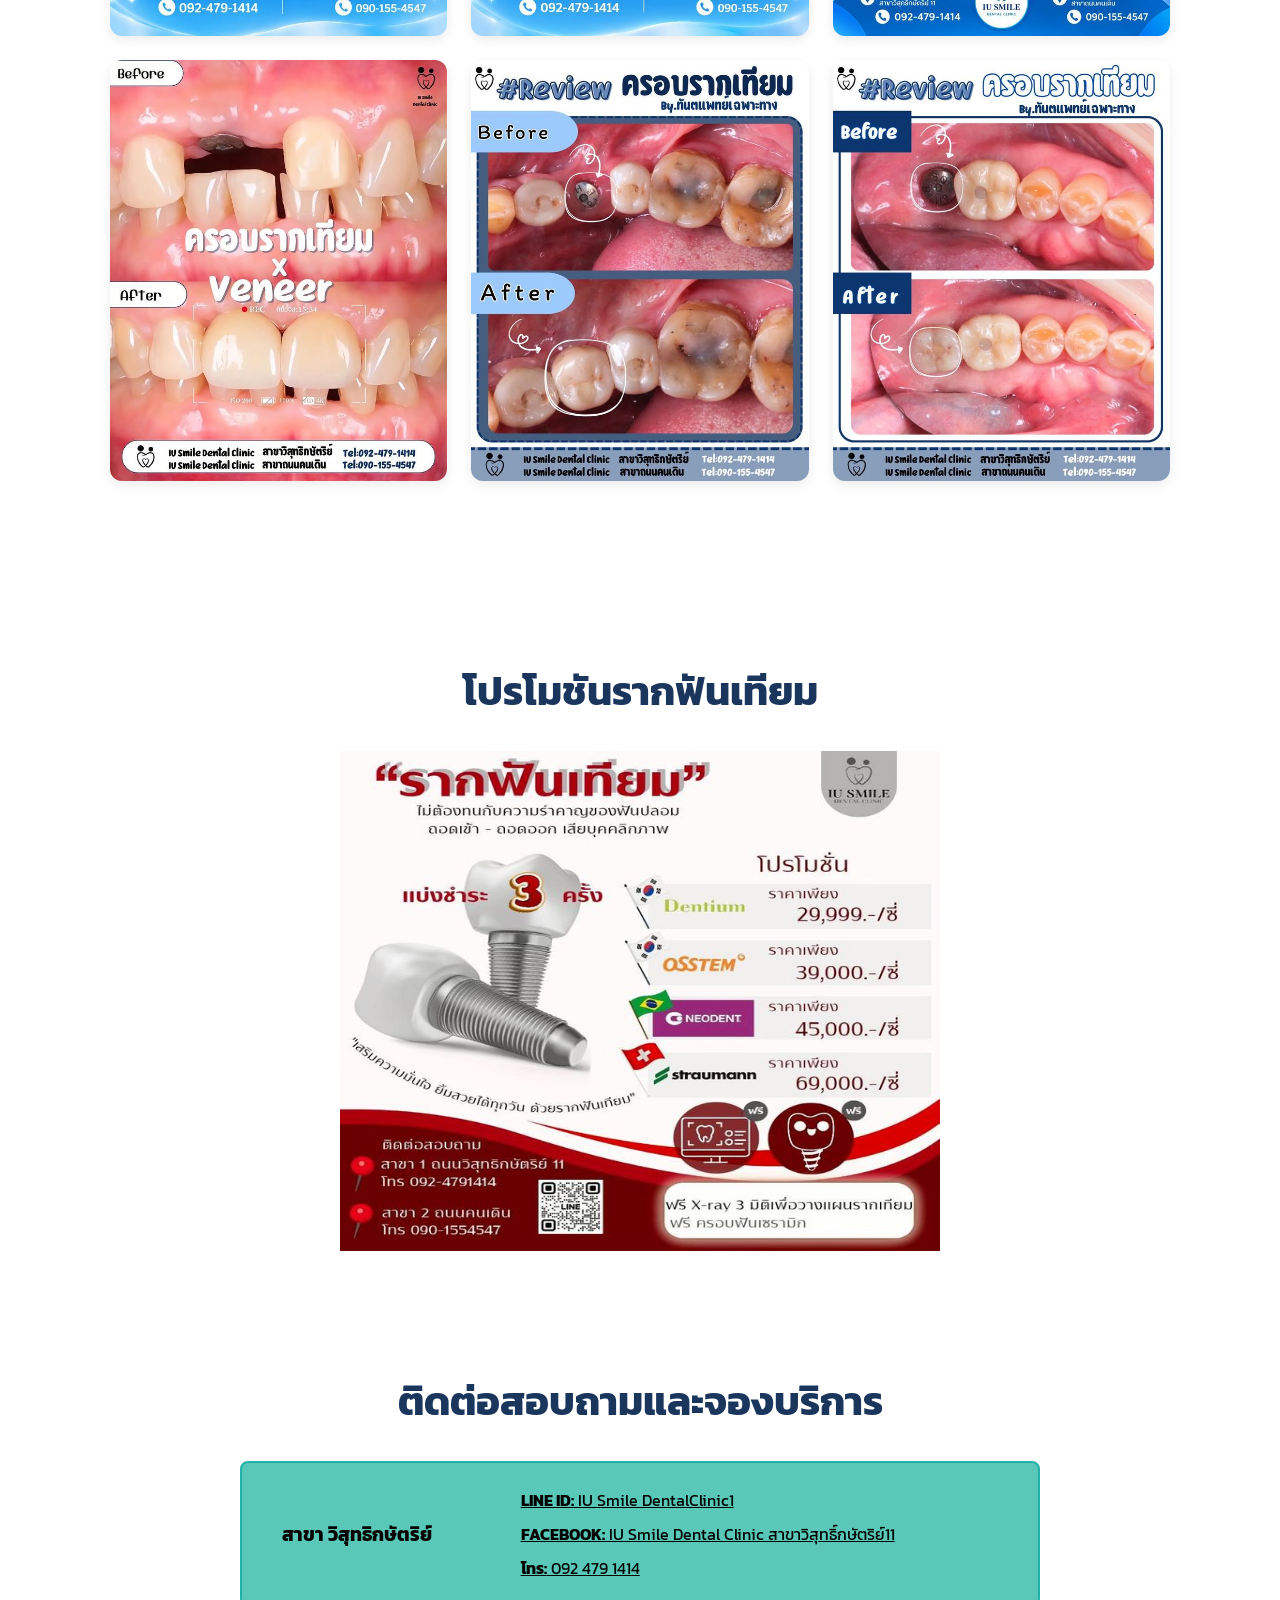
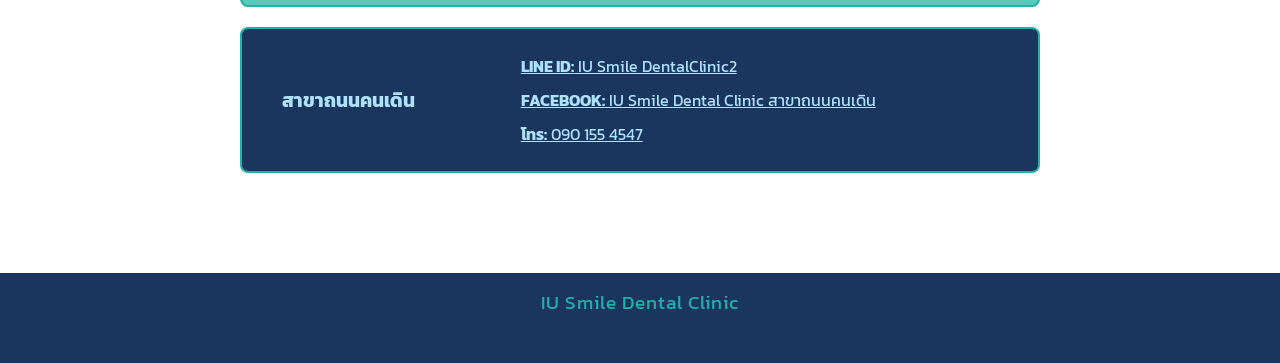
<file: service-implant.html>
<!DOCTYPE html>
<html lang="th">

<head>
    <meta charset="UTF-8">
    <meta name="viewport" content="width=device-width, initial-scale=1.0">
    <title>รากฟันเทียม</title>
    <link rel="preconnect" href="https://fonts.googleapis.com">
    <link rel="preconnect" href="https://fonts.gstatic.com" crossorigin>
    <link href="https://fonts.googleapis.com/css2?family=Kanit:wght@300;400;500;600;700&display=swap" rel="stylesheet">
    <link rel="stylesheet" href="css/style.css">
</head>

<body>
    <header>
        <div class="logo">
            <img src="images/logo.png" alt="โลโก้ IU Smile">
        </div>
         <div class="menu-toggle" id="mobile-menu">
            <span class="bar"></span>
            <span class="bar"></span>
            <span class="bar"></span>
        </div>
        <nav>
            <ul class="nav-list">
                <li><a href="index.html">หน้าแรก</a></li>
                <li class="dropdown">
                    <a href="index.html#services">บริการของเรา</a>
                    <ul class="dropdown-menu">
                        <li><a href="service-implant.html">รากฟันเทียม</a></li>
                        <li><a href="service-denture.html">ฟันปลอม</a></li>
                        <li><a href="service-crown.html">ครอบฟันและวีเนียร์</a></li>
                        <li><a href="service-braces.html">จัดฟันโลหะ</a></li>
                        <li><a href="service-endo.html">รักษารากฟัน</a></li>
                        <li><a href="service-invisalign.html">จัดฟันใส</a></li>
                        <li><a href="service-pedo.html">ทันตกรรมเด็ก</a></li>
                        <li><a href="service-filling.html">อุดฟัน</a></li>
                        <li><a href="service-scaling.html">ขูดหินปูน</a></li>
                        <li><a href="service-sur.html">ถอนฟันผ่าฟันคุด</a></li>
                        <li><a href="service-occ.html">ทันตกรรมบดเคี้ยว</a></li>
                        <li><a href="service-white.html">ฟอกสีฟัน</a></li>
                    </ul>
                </li>
                <li><a href="iu dentist.html">ทีมทันตแพทย์</a></li>
                <li><a href="index.html#about">เกี่ยวกับเรา</a></li>
                <li><a href="iu price.html">อัตราค่าบริการ</a></li>
                <li><a href="index.html#contact" class="contact-btn">ติดต่อเรา</a></li>
            </ul>
        </nav>
    </header>
    <section class="hero-section">
        <div class="hero-left">
            <img src="images/banner.implant.png" alt="IU Smile Banner" class="banner-img">
            <a href="index.html#contact" class="cta-booking-btn"> นัดหมายปรึกษา</a>
        </div>
        <div class="hero-right">
            <img src="images/hero.implant.png" alt="Doctor" class="doctor-img">
        </div>
    </section>

    <section class="pocess-imp-section">
        <h2>กระบวนการฝังรากฟันเทียม</h2>
        <div class="pocess-imp-container">
            <div class="pocess-imp-text">
                <h3>1.การตรวจประเมินและวางแผน</h3>
                <p>ทันตแพทย์จะตรวจสุขภาพช่องปากโดยรวม พิมพ์ปาก และถ่ายภาพรังสี (X-ray) รวมถึงการเอกซเรย์คอมพิวเตอร์ 3
                    มิติ (Dental CT Scan) เพื่อประเมินความหนาและความหนาแน่นของกระดูกขากรรไกร
                    ตำแหน่งของเส้นประสาทและไซนัส
                    รวมถึงเลือกขนาดและตำแหน่งของรากฟันเทียมที่เหมาะสมที่สุด</p>
            </div>

            <div class="pocess-imp-text">
                <h3>2.การเตรียมช่องปากและการรักษาเบื้องต้น</h3>
                <p>หากมีฟันผุ เหงือกอักเสบ หินปูน หรือโรคปริทันต์ จะต้องได้รับการรักษาและเคลียร์ช่องปากให้เรียบร้อยก่อน
                    กรณีที่กระดูกขากรรไกรบางหรือน้อยเกินไป: ทันตแพทย์อาจพิจารณาทำการ ปลูกกระดูก (Bone Grafting)
                    หรือยกพื้นโพรงไซนัสก่อนฝังรากฟันเทียม เพื่อให้มีฐานรองรับที่มั่นคง
                    (ขั้นตอนนี้อาจต้องใช้เวลาพักฟื้นกระดูกเพิ่มอีก 3–6 เดือน)</p>
            </div>

            <div class="pocess-imp-text">
                <h3>3.การผ่าตัดฝังรากฟันเทียม</h3>
                <p> ทันตแพทย์จะฉีดยาชาเฉพาะส่วน จากนั้นเปิดเหงือกและเจาะรูในกระดูกขากรรไกรด้วยเครื่องมือแพทย์เฉพาะทาง
                    <br>ทำการฝังหมุดไทเทเนียม ลงไปในกระดูกขากรรไกรแทนรากฟันเดิม แล้วเย็บปิดเหงือก
                    <br>หลังจากนั้นจะเข้าสู่ระยะเวลา การประสานของกระดูก (Osseointegration) ใช้เวลาประมาณ 3–6 เดือน
                    เพื่อให้เซลล์กระดูกเจริญเติบโตยึดติดแน่นกับผิวของรากฟันเทียมจนมั่นคงแข็งแรง
                </p>

            </div>

            <div class="pocess-imp-text">
                <h3>4.การใส่เดือยรองรับครอบฟัน</h3>
                <p>เมื่อกระดูกยึดติดกับรากฟันเทียมดีแล้ว ทันตแพทย์จะทำการเปิดเหงือกอีกครั้ง
                    (หรือในบางเคสอาจใส่หัวเชื่อมไว้ตั้งแต่แรก) เพื่อติด เดือยยึดครอบฟัน
                    (Abutment) เข้ากับตัวรากฟันเทียมที่ฝังไว้รอให้เหงือกบริเวณรอบๆ
                    เดือยเข้าที่และแนบสนิทดีประมาณ 1–2 สัปดาห์</p>
            </div>
            <div class="pocess-imp-text">
                <h3>5.การพิมพ์ปากและใส่ครอบฟันซี่ถัดไป </h3>
                <p>ทันตแพทย์จะพิมพ์ปากหรือสแกนช่องปากดิจิทัล เพื่อส่งห้องปฏิบัติการทันตกรรม (Dental Lab)
                    ในการสร้าง ครอบฟัน (Crown) ให้มีสี รูปทรง
                    และขนาดกลมกลืนกับฟันธรรมชาติข้างเคียงเมื่อครอบฟันเสร็จเรียบร้อย
                    ทันตแพทย์จะทำการยึดครอบฟันเข้ากับเดือยรองรับ เป็นอันเสร็จสิ้นกระบวนการ
                    สามารถใช้งานบดเคี้ยวได้ตามปกติ</p>
            </div>
        </div>
    </section>
    <section class="function-section">
        <h2>ข้อดีของการปักรากฟันเทียม</h2>
        <div grid class="function-grid">
            <div class="function-card">
                <img src="images/imp2.jpeg" alt="รูปชั่วคราว 1">
                <div class="function-text">
                    <h3>ใช้งานได้เสมือนฟันแท้<br>และความแข็งแรงสูง</h3>
                    <p>รากฟันเทียมยึดติดแน่นกับกระดูกขากรรไกร ทำให้มีแรงบดเคี้ยวดีเยี่ยม
                        สามารถเคี้ยวอาหารได้ทุกชนิดอย่างมั่นใจ ไม่โยกคลอนหรือหลุดเลื่อนเหมือนฟันปลอมถอดได้</p>
                </div>
            </div>

            <div class="function-card">
                <img src="images/prep.jpg" alt="รูปชั่วคราว 2">
                <div class="function-text">
                    <h3>ไม่ต้องกรอแต่ง<br>ฟันธรรมชาติซี่ข้างเคียง</h3>
                    <p>ต่างจากการทำสะพานฟันแบบดั้งเดิมที่ต้องกรอฟันซี่ข้างเคียงที่ยังแข็งแรงมารองรับ
                        การทำรากฟันเทียมจะเป็นการรักษาเฉพาะตำแหน่งที่สูญเสียฟันไป
                        ช่วยคงสภาพและปกป้องเนื้อฟันธรรมชาติซี่อื่นไว้ได้เต็มที่</p>
                </div>
            </div>
            <div class="function-card">
                <img src="images/imp3.jpeg" alt="รูปชั่วคราว 2">
                <div class="function-text">
                    <h3>ป้องกันการละลายตัว<br>ของกระดูกขากรรไกรและคงรูปหน้า</h3>
                    <p>การมีรากฟันเทียมฝังอยู่ช่วยทำหน้าที่กระตุ้นมวลกระดูกขากรรไกรตามธรรมชาติ
                        ป้องกันไม่ให้กระดูกยุบตัวลง ซึ่งช่วยรักษาโครงสร้างใบหน้าให้ดูเป็นธรรมชาติ
                        ไม่ให้แก้มตอบหรือดูแก่ก่อนวัย</p>
                </div>
            </div>

        </div>
    </section>
    <section class="review2-section">
        <h2>รีวิวเคสปักรากฟันเทียม</h2>
        <div class="review2-grid">
            <div class="review2-crad">
                <img src="images/imp.re1.jpeg" alt="สิทธิบัตรทอง">
            </div>
            <div class="review2-crad">
                <img src="images/imp.re2.jpeg" alt="สิทธิประกันสังคม">
            </div>
            <div class="review2-crad">
                <img src="images/imp.re3.jpeg" alt="สิทธิประกันสังคม">
            </div>
            <div class="review2-crad">
                <img src="images/imp.re4.jpeg" alt="สิทธิประกันสังคม">
            </div>
            <div class="review2-crad">
                <img src="images/imp.re5.jpeg" alt="สิทธิประกันสังคม">
            </div>
            <div class="review2-crad">
                <img src="images/imp.re6.jpeg" alt="สิทธิประกันสังคม">
            </div>
        </div>
    </section>

    <section class="promotionimp-section">
        <h2>โปรโมชันรากฟันเทียม</h2>
        <div class="promotionimp-card">
            <img src="images/imp.pro.jpeg" alt="รูปชั่วคราว 1">
        </div>
    </section>

    <section class="booking-section">
        <h2>ติดต่อสอบถามและจองบริการ</h2>
        <div class="branch-card branch-light">
            <div class="branch-name">
                <h3>สาขา วิสุทธิกษัตริย์</h3>
            </div>
            <div class="branch-contact">
                <p><a href="https://line.me/R/ti/p/@611upybg" target="_blank"><strong>LINE ID:</strong> IU Smile DentalClinic1</a></p>
                <p><a href="https://www.facebook.com/share/18nAfB6ELZ/?mibextid=wwXIfr" target="_blank"><strong>FACEBOOK:</strong> IU Smile Dental Clinic สาขาวิสุทธิ์กษัตริย์11</a></p>
                <p><a href="tel:0924791414"><strong>โทร:</strong> 092 479 1414</a></p>
            </div>
        </div>

        <div class="branch-card branch-dark">
            <div class="branch-name">
                <h3>สาขาถนนคนเดิน</h3>
            </div>
            <div class="branch-contact">
                <p><a href="https://line.me/R/ti/p/@156kwmnh" target="_blank"><strong>LINE ID:</strong> IU Smile DentalClinic2</a></p>
                <p><a href="https://www.facebook.com/share/1AUFNBjcYp/?mibextid=wwXIfr" target="_blank"><strong>FACEBOOK:</strong> IU Smile Dental Clinic สาขาถนนคนเดิน</a></p>
                <p><a href="tel:0901554547"><strong>โทร:</strong> 090 155 4547</a></p>
            </div>
        </div>
        </div>
    </section>
    <section class="site-footer">
        <footer class="site-footer">
            <p>IU Smile Dental Clinic</p>
        </footer>
    </section>
    <script src="script.js"></script>
</body>

</html>
</file>
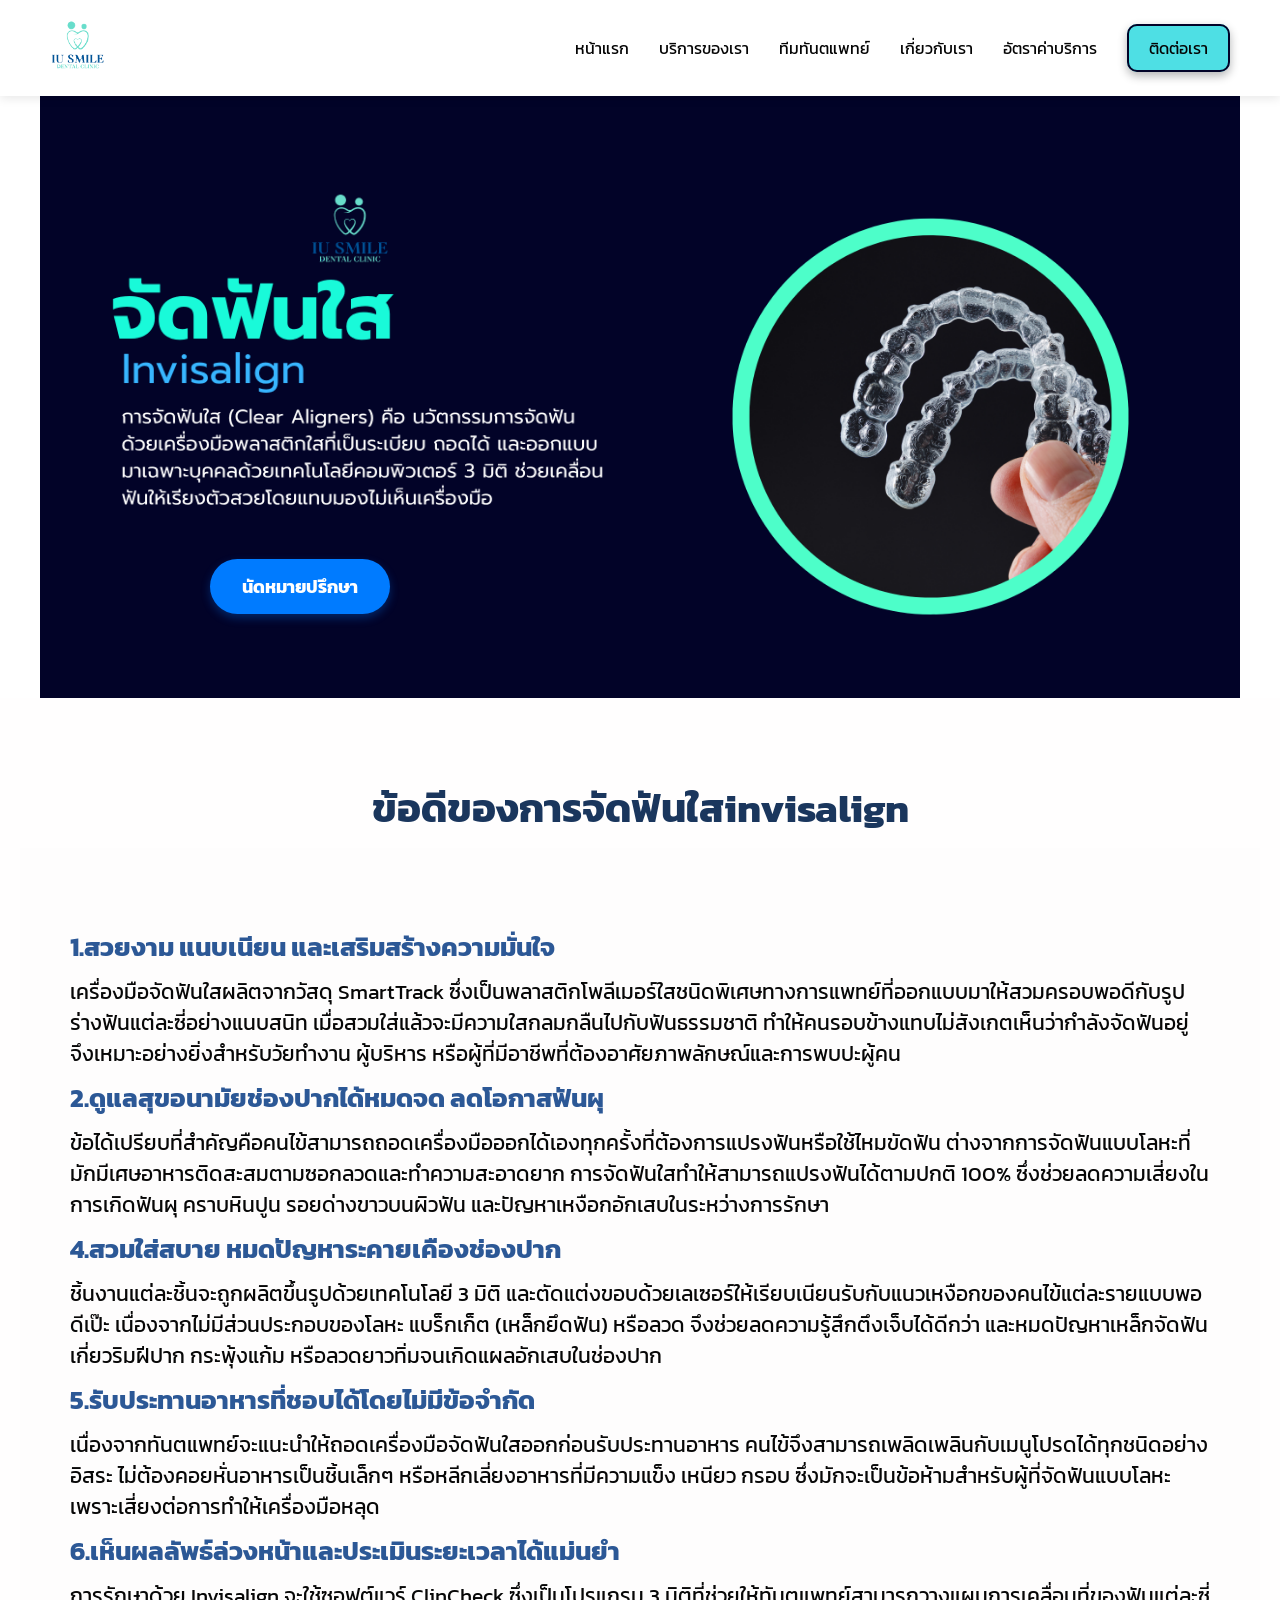
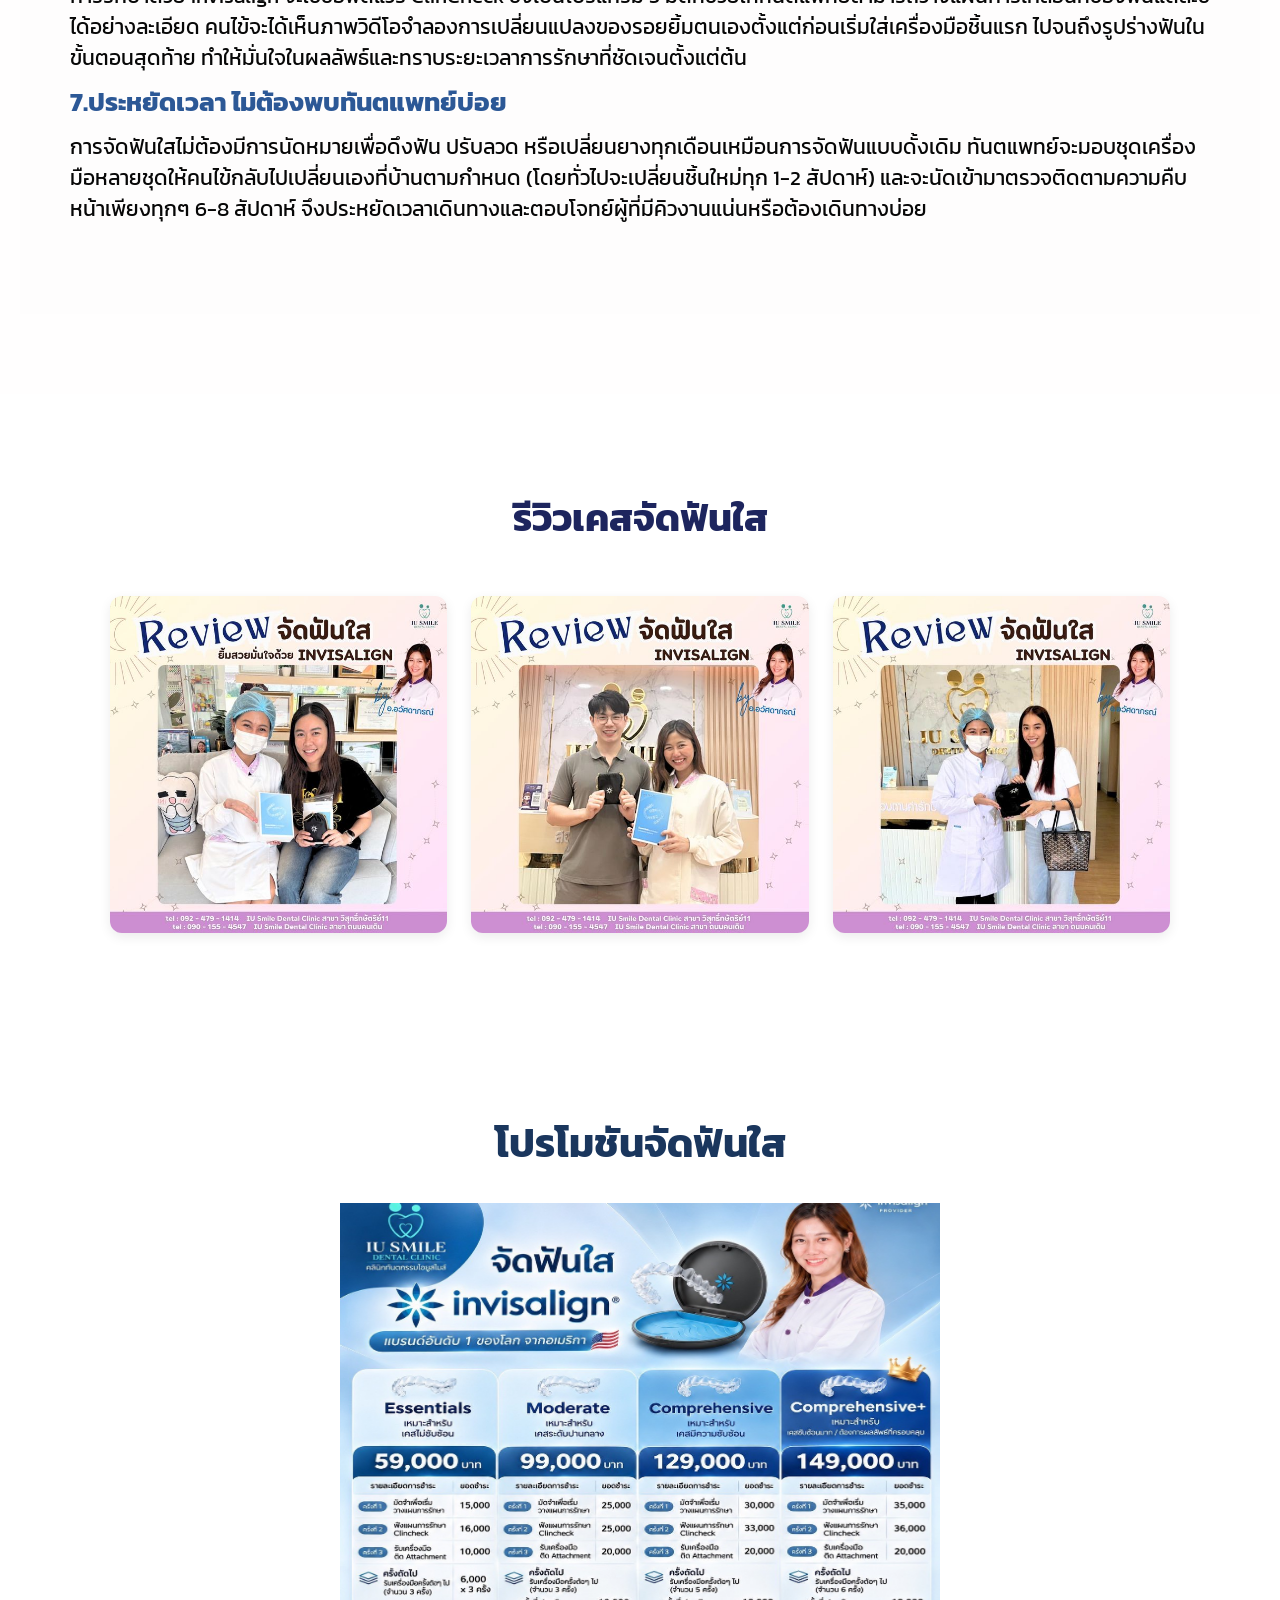
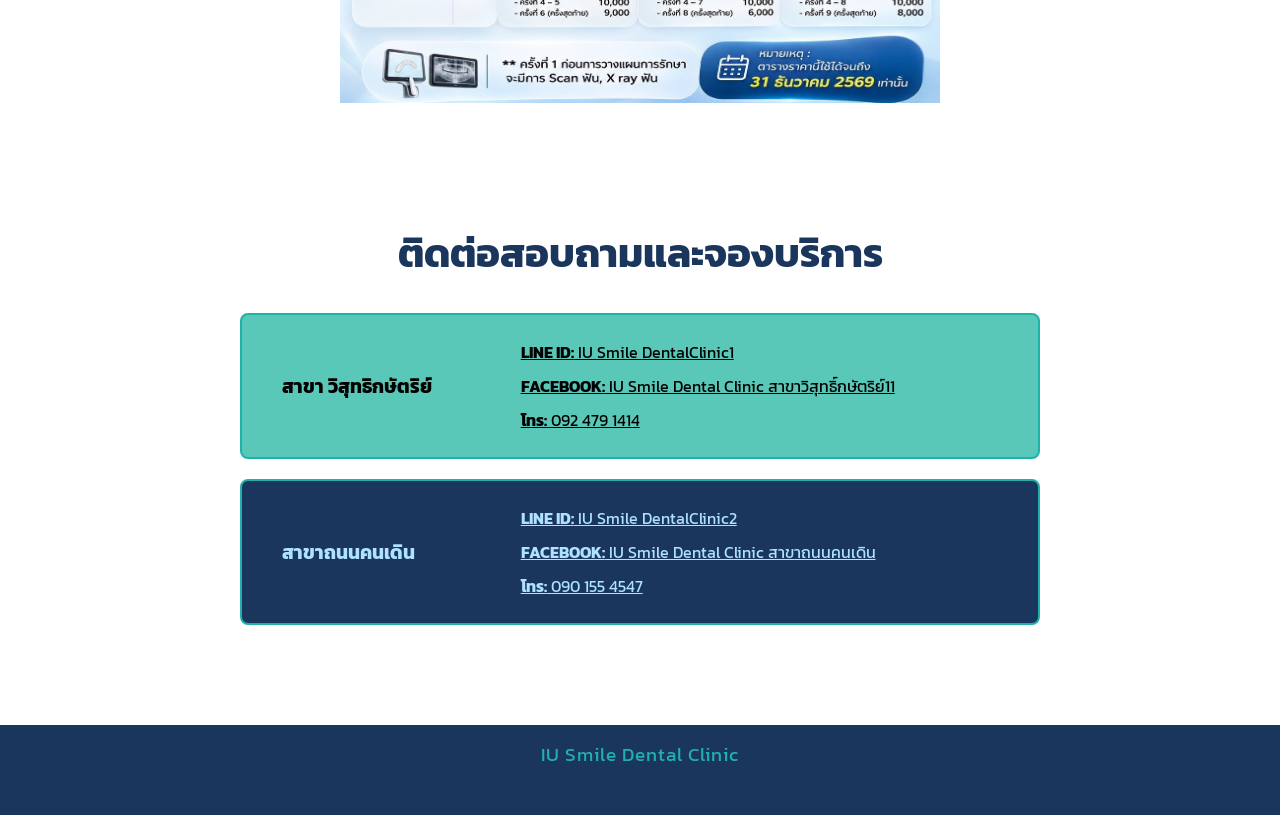
<file: service-invisalign.html>
<!DOCTYPE html>
<html lang="th">

<head>
    <meta charset="UTF-8">
    <meta name="viewport" content="width=device-width, initial-scale=1.0">
    <title>Document</title>
    <title>จัดฟันใส</title>
    <link rel="preconnect" href="https://fonts.googleapis.com">
    <link rel="preconnect" href="https://fonts.gstatic.com" crossorigin>
    <link href="https://fonts.googleapis.com/css2?family=Kanit:wght@300;400;500;600;700&display=swap" rel="stylesheet">
    <link rel="stylesheet" href="css/style.css">
</head>

<body>
    <header>
        <div class="logo">
            <img src="images/logo.png" alt="โลโก้ IU Smile">
        </div>
         <div class="menu-toggle" id="mobile-menu">
            <span class="bar"></span>
            <span class="bar"></span>
            <span class="bar"></span>
        </div>
        <nav>
            <ul class="nav-list">
                <li><a href="index.html">หน้าแรก</a></li>
                <li class="dropdown">
                    <a href="index.html#services">บริการของเรา</a>
                    <ul class="dropdown-menu">
                        <li><a href="service-implant.html">รากฟันเทียม</a></li>
                        <li><a href="service-denture.html">ฟันปลอม</a></li>
                        <li><a href="service-crown.html">ครอบฟันและวีเนียร์</a></li>
                        <li><a href="service-braces.html">จัดฟันโลหะ</a></li>
                        <li><a href="service-endo.html">รักษารากฟัน</a></li>
                        <li><a href="service-invisalign.html">จัดฟันใส</a></li>
                        <li><a href="service-pedo.html">ทันตกรรมเด็ก</a></li>
                        <li><a href="service-filling.html">อุดฟัน</a></li>
                        <li><a href="service-scaling.html">ขูดหินปูน</a></li>
                        <li><a href="service-sur.html">ถอนฟันผ่าฟันคุด</a></li>
                        <li><a href="service-occ.html">ทันตกรรมบดเคี้ยว</a></li>
                        <li><a href="service-white.html">ฟอกสีฟัน</a></li>
                    </ul>
                </li>
                <li><a href="iu dentist.html">ทีมทันตแพทย์</a></li>
                <li><a href="index.html#about">เกี่ยวกับเรา</a></li>
                <li><a href="iu price.html">อัตราค่าบริการ</a></li>
                <li><a href="index.html#contact" class="contact-btn">ติดต่อเรา</a></li>
            </ul>
        </nav>
    </header>
    <section class="hero-section">
        <div class="hero-left">
            <img src="images/banner.invis.png" alt="IU Smile Banner" class="banner-img">
            <a href="index.html#contact" class="cta-booking-btn"> นัดหมายปรึกษา</a>
        </div>
        <div class="hero-right">
            <img src="images/hero.invis.png" alt="Doctor" class="doctor-img">
        </div>
    </section>
    <section class="pocess-imp-section">
        <h2>ข้อดีของการจัดฟันใสinvisalign</h2>
        <div class="pocess-imp-container">
            <div class="pocess-imp-text">
                <h3>1.สวยงาม แนบเนียน และเสริมสร้างความมั่นใจ</h3>
                <p>เครื่องมือจัดฟันใสผลิตจากวัสดุ SmartTrack
                    ซึ่งเป็นพลาสติกโพลีเมอร์ใสชนิดพิเศษทางการแพทย์ที่ออกแบบมาให้สวมครอบพอดีกับรูปร่างฟันแต่ละซี่อย่างแนบสนิท
                    เมื่อสวมใส่แล้วจะมีความใสกลมกลืนไปกับฟันธรรมชาติ ทำให้คนรอบข้างแทบไม่สังเกตเห็นว่ากำลังจัดฟันอยู่
                    จึงเหมาะอย่างยิ่งสำหรับวัยทำงาน ผู้บริหาร
                    หรือผู้ที่มีอาชีพที่ต้องอาศัยภาพลักษณ์และการพบปะผู้คน</p>
            </div>

            <div class="pocess-imp-text">
                <h3>2.ดูแลสุขอนามัยช่องปากได้หมดจด ลดโอกาสฟันผุ</h3>
                <p>ข้อได้เปรียบที่สำคัญคือคนไข้สามารถถอดเครื่องมือออกได้เองทุกครั้งที่ต้องการแปรงฟันหรือใช้ไหมขัดฟัน
                    ต่างจากการจัดฟันแบบโลหะที่มักมีเศษอาหารติดสะสมตามซอกลวดและทำความสะอาดยาก
                    การจัดฟันใสทำให้สามารถแปรงฟันได้ตามปกติ 100% ซึ่งช่วยลดความเสี่ยงในการเกิดฟันผุ
                    คราบหินปูน รอยด่างขาวบนผิวฟัน และปัญหาเหงือกอักเสบในระหว่างการรักษา</p>
            </div>

            <div class="pocess-imp-text">
                <h3>4.สวมใส่สบาย หมดปัญหาระคายเคืองช่องปาก</h3>
                <p>ชิ้นงานแต่ละชิ้นจะถูกผลิตขึ้นรูปด้วยเทคโนโลยี 3 มิติ
                    และตัดแต่งขอบด้วยเลเซอร์ให้เรียบเนียนรับกับแนวเหงือกของคนไข้แต่ละรายแบบพอดีเป๊ะ
                    เนื่องจากไม่มีส่วนประกอบของโลหะ แบร็กเก็ต (เหล็กยึดฟัน) หรือลวด จึงช่วยลดความรู้สึกตึงเจ็บได้ดีกว่า
                    และหมดปัญหาเหล็กจัดฟันเกี่ยวริมฝีปาก กระพุ้งแก้ม หรือลวดยาวทิ่มจนเกิดแผลอักเสบในช่องปาก</p>
            </div>

            <div class="pocess-imp-text">
                <h3>5.รับประทานอาหารที่ชอบได้โดยไม่มีข้อจำกัด</h3>
                <p>เนื่องจากทันตแพทย์จะแนะนำให้ถอดเครื่องมือจัดฟันใสออกก่อนรับประทานอาหาร
                    คนไข้จึงสามารถเพลิดเพลินกับเมนูโปรดได้ทุกชนิดอย่างอิสระ
                    ไม่ต้องคอยหั่นอาหารเป็นชิ้นเล็กๆ หรือหลีกเลี่ยงอาหารที่มีความแข็ง
                    เหนียว กรอบ ซึ่งมักจะเป็นข้อห้ามสำหรับผู้ที่จัดฟันแบบโลหะเพราะเสี่ยงต่อการทำให้เครื่องมือหลุด</p>
            </div>
            <div class="pocess-imp-text">
                <h3>6.เห็นผลลัพธ์ล่วงหน้าและประเมินระยะเวลาได้แม่นยำ</h3>
                <p>การรักษาด้วย Invisalign จะใช้ซอฟต์แวร์ ClinCheck ซึ่งเป็นโปรแกรม 3
                    มิติที่ช่วยให้ทันตแพทย์สามารถวางแผนการเคลื่อนที่ของฟันแต่ละซี่ได้อย่างละเอียด
                    คนไข้จะได้เห็นภาพวิดีโอจำลองการเปลี่ยนแปลงของรอยยิ้มตนเองตั้งแต่ก่อนเริ่มใส่เครื่องมือชิ้นแรก
                    ไปจนถึงรูปร่างฟันในขั้นตอนสุดท้าย ทำให้มั่นใจในผลลัพธ์และทราบระยะเวลาการรักษาที่ชัดเจนตั้งแต่ต้น</p>
            </div>
            <div class="pocess-imp-text">
                <h3>7.ประหยัดเวลา ไม่ต้องพบทันตแพทย์บ่อย</h3>
                <p>การจัดฟันใสไม่ต้องมีการนัดหมายเพื่อดึงฟัน ปรับลวด หรือเปลี่ยนยางทุกเดือนเหมือนการจัดฟันแบบดั้งเดิม
                    ทันตแพทย์จะมอบชุดเครื่องมือหลายชุดให้คนไข้กลับไปเปลี่ยนเองที่บ้านตามกำหนด
                    (โดยทั่วไปจะเปลี่ยนชิ้นใหม่ทุก 1-2 สัปดาห์) และจะนัดเข้ามาตรวจติดตามความคืบหน้าเพียงทุกๆ 6-8 สัปดาห์
                    จึงประหยัดเวลาเดินทางและตอบโจทย์ผู้ที่มีคิวงานแน่นหรือต้องเดินทางบ่อย</p>
            </div>
        </div>
    </section>
    <section class="review2-section">
        <h2>รีวิวเคสจัดฟันใส</h2>
        <div class="review2-grid">
            <div class="review2-crad">
                <img src="images/invis.re.jpeg" alt="สิทธิบัตรทอง">
            </div>
            <div class="review2-crad">
                <img src="images/invis.re2.jpeg" alt="สิทธิประกันสังคม">
            </div>
            <div class="review2-crad">
                <img src="images/invis.re3.jpeg" alt="สิทธิประกันสังคม">
            </div>
        </div>
    </section>

    <section class="promotionimp-section">
        <h2>โปรโมชันจัดฟันใส</h2>
        <div class="promotionimp-card">
            <img src="images/invis.pro.jpg" alt="รูปชั่วคราว 1">
        </div>
    </section>

    <section class="booking-section">
        <h2>ติดต่อสอบถามและจองบริการ</h2>
        <div class="branch-card branch-light">
            <div class="branch-name">
                <h3>สาขา วิสุทธิกษัตริย์</h3>
            </div>
            <div class="branch-contact">
                <p><a href="https://line.me/R/ti/p/@611upybg" target="_blank"><strong>LINE ID:</strong> IU Smile
                        DentalClinic1</a></p>
                <p><a href="https://www.facebook.com/share/18nAfB6ELZ/?mibextid=wwXIfr"
                        target="_blank"><strong>FACEBOOK:</strong> IU Smile Dental Clinic สาขาวิสุทธิ์กษัตริย์11</a></p>
                <p><a href="tel:0924791414"><strong>โทร:</strong> 092 479 1414</a></p>
            </div>
        </div>

        <div class="branch-card branch-dark">
            <div class="branch-name">
                <h3>สาขาถนนคนเดิน</h3>
            </div>
            <div class="branch-contact">
                <p><a href="https://line.me/R/ti/p/@156kwmnh" target="_blank"><strong>LINE ID:</strong> IU Smile
                        DentalClinic2</a></p>
                <p><a href="https://www.facebook.com/share/1AUFNBjcYp/?mibextid=wwXIfr"
                        target="_blank"><strong>FACEBOOK:</strong> IU Smile Dental Clinic สาขาถนนคนเดิน</a></p>
                <p><a href="tel:0901554547"><strong>โทร:</strong> 090 155 4547</a></p>
            </div>
        </div>
        </div>
    </section>
    <section class="site-footer">
        <footer class="site-footer">
            <p>IU Smile Dental Clinic</p>
        </footer>
    </section>
    <script src="script.js"></script>
</body>

</html>
</file>
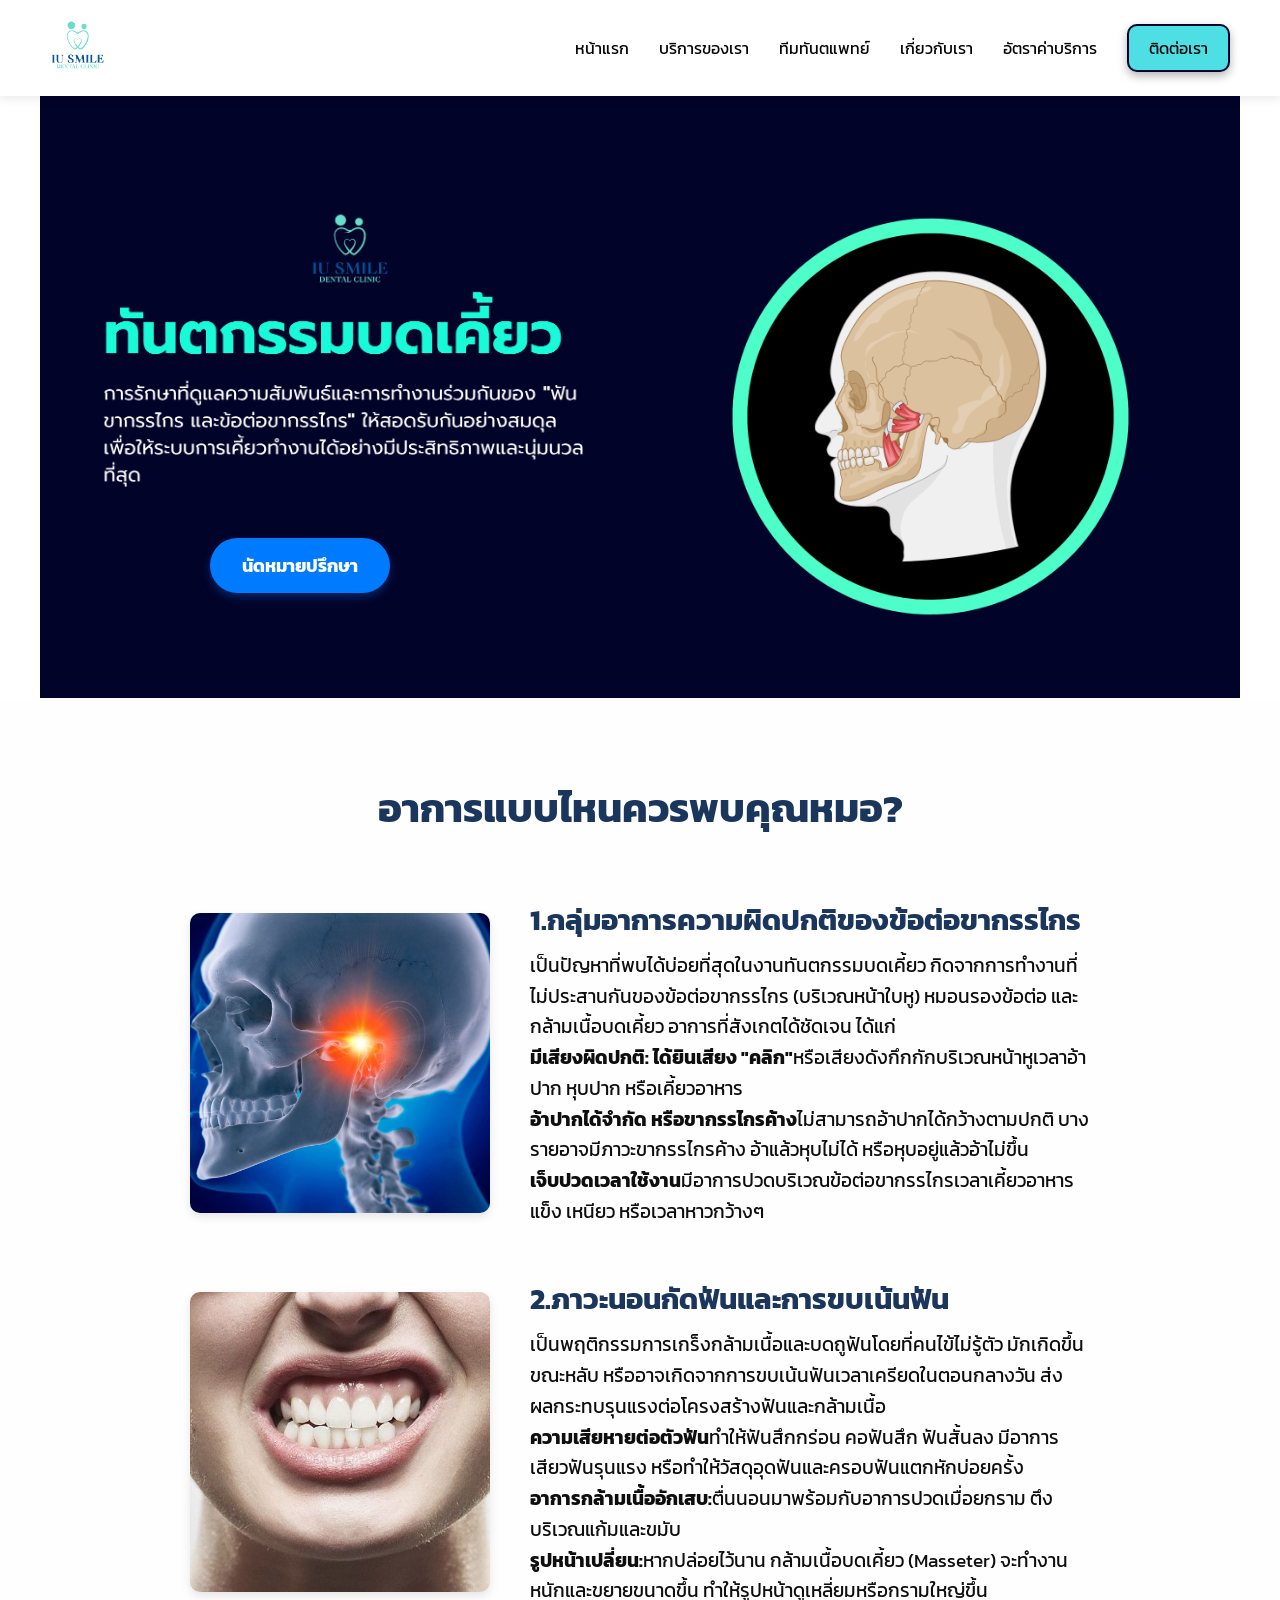
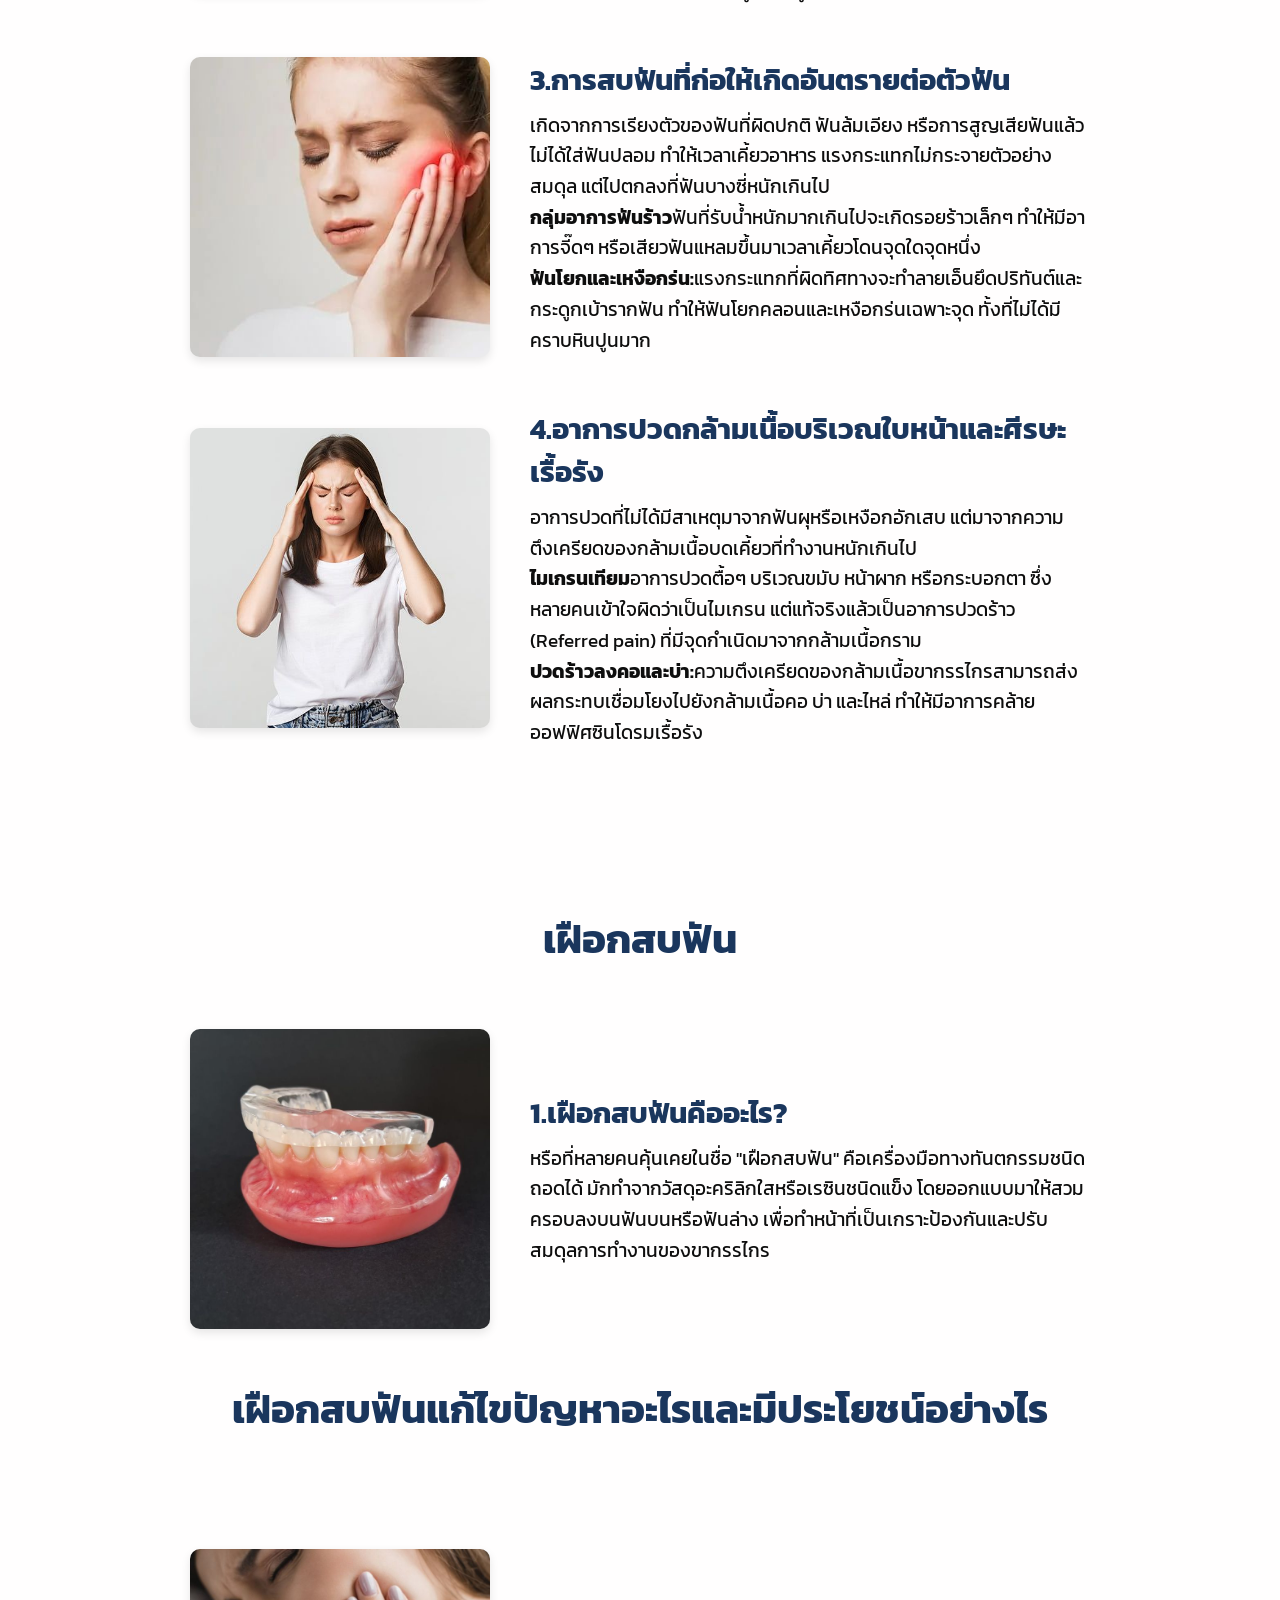
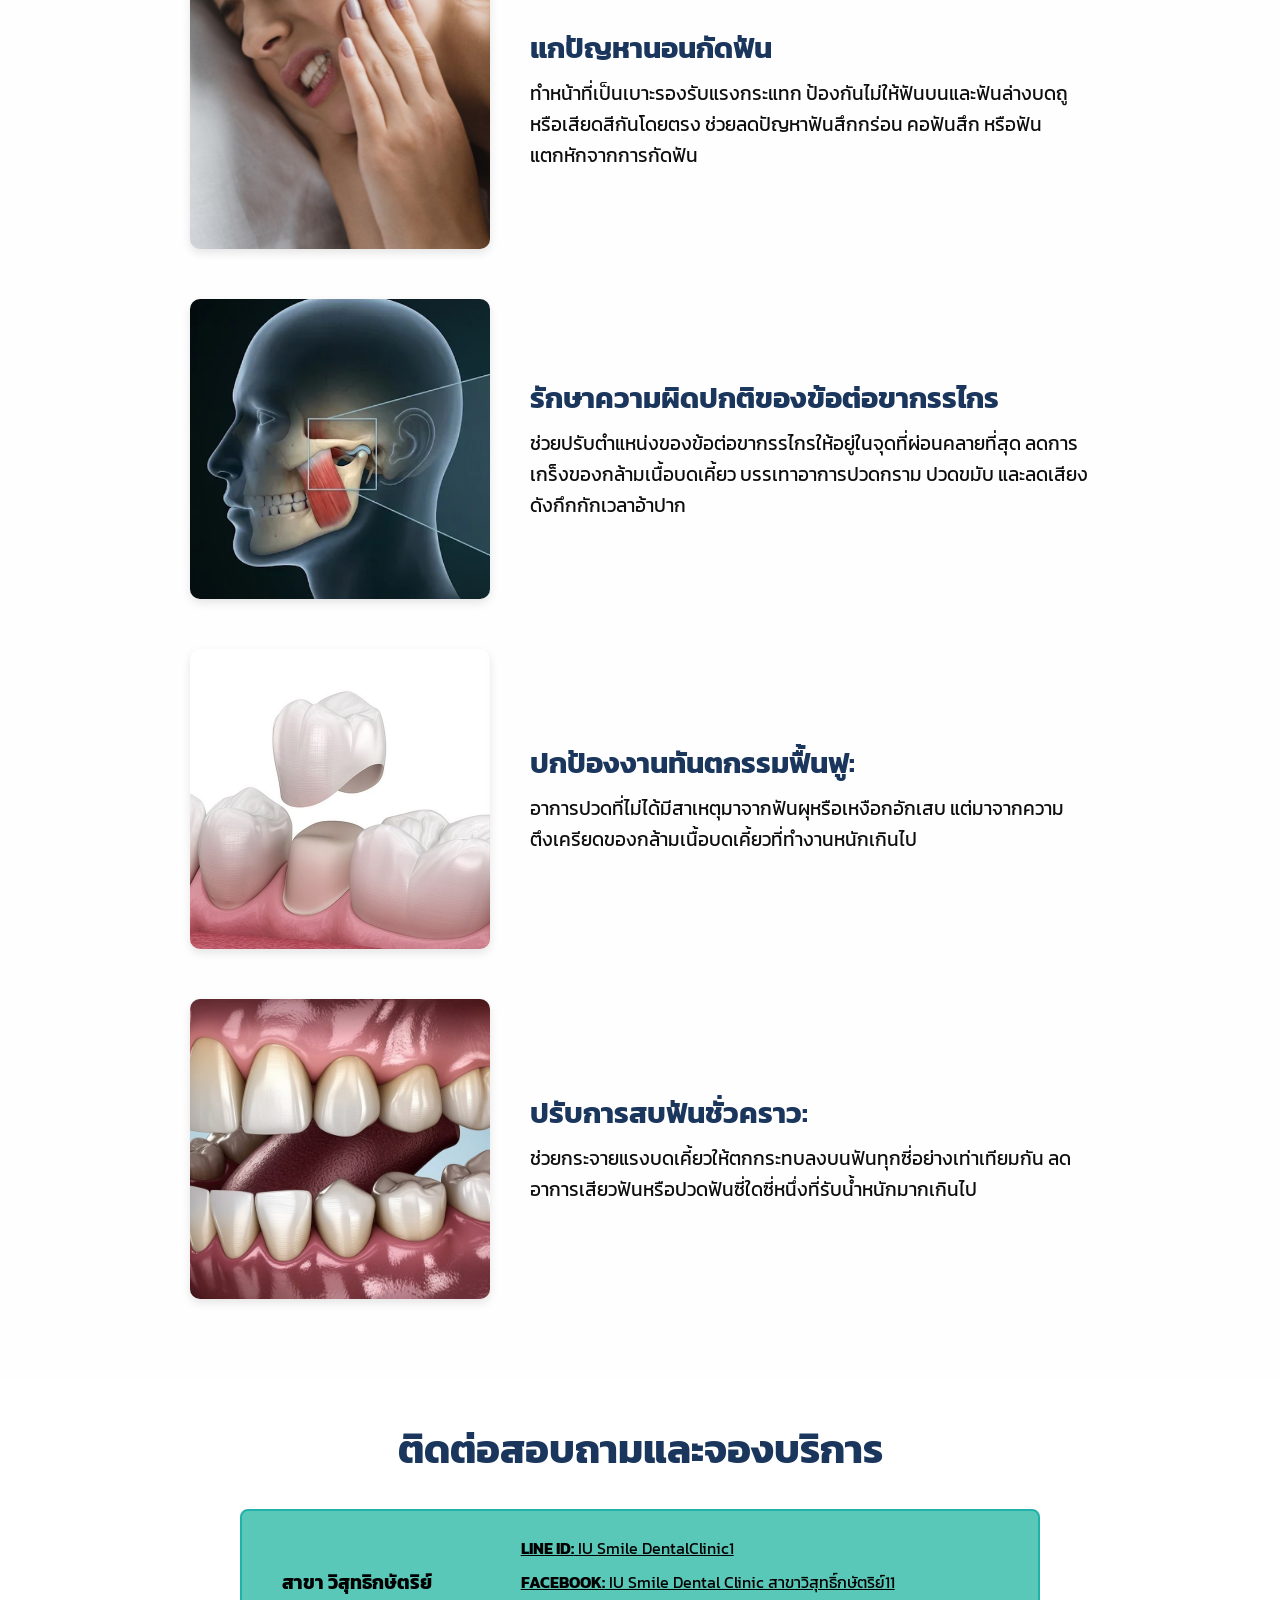
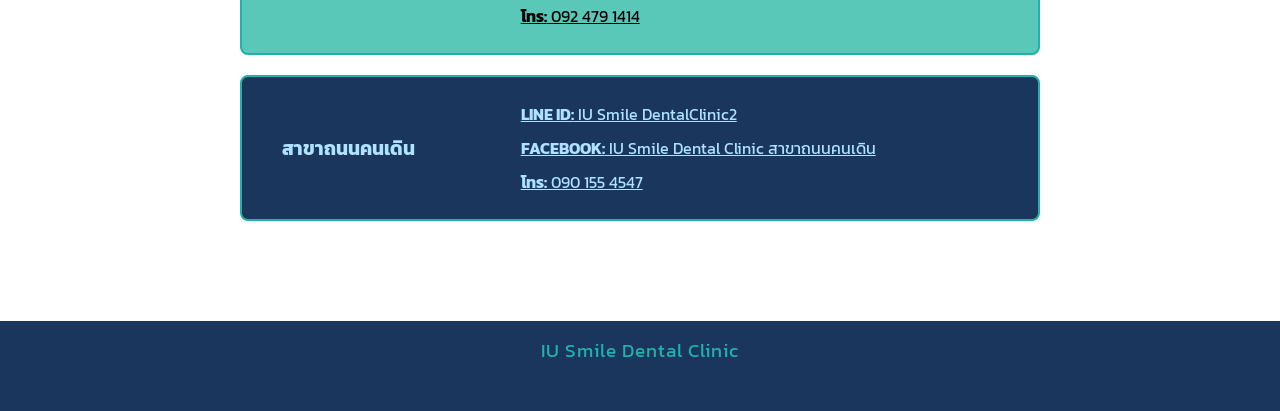
<file: service-occ.html>
<!DOCTYPE html>
<html lang="th">

<head>
    <meta charset="UTF-8">
    <meta name="viewport" content="width=device-width, initial-scale=1.0">
    <title>ทันตกรรมบดเคี้ยว</title>
    <link rel="preconnect" href="https://fonts.googleapis.com">
    <link rel="preconnect" href="https://fonts.gstatic.com" crossorigin>
    <link href="https://fonts.googleapis.com/css2?family=Kanit:wght@300;400;500;600;700&display=swap" rel="stylesheet">
    <link rel="stylesheet" href="css/style.css">
</head>

<body>
    <header>
        <div class="logo">
            <img src="images/logo.png" alt="โลโก้ IU Smile">
        </div>
         <div class="menu-toggle" id="mobile-menu">
            <span class="bar"></span>
            <span class="bar"></span>
            <span class="bar"></span>
        </div>
        <nav>
            <ul class="nav-list">
                <li><a href="index.html">หน้าแรก</a></li>
                <li class="dropdown">
                    <a href="index.html#services">บริการของเรา</a>
                    <ul class="dropdown-menu">
                        <li><a href="service-implant.html">รากฟันเทียม</a></li>
                        <li><a href="service-denture.html">ฟันปลอม</a></li>
                        <li><a href="service-crown.html">ครอบฟันและวีเนียร์</a></li>
                        <li><a href="service-braces.html">จัดฟันโลหะ</a></li>
                        <li><a href="service-endo.html">รักษารากฟัน</a></li>
                        <li><a href="service-invisalign.html">จัดฟันใส</a></li>
                        <li><a href="service-pedo.html">ทันตกรรมเด็ก</a></li>
                        <li><a href="service-filling.html">อุดฟัน</a></li>
                        <li><a href="service-scaling.html">ขูดหินปูน</a></li>
                        <li><a href="service-sur.html">ถอนฟันผ่าฟันคุด</a></li>
                        <li><a href="service-occ.html">ทันตกรรมบดเคี้ยว</a></li>
                        <li><a href="service-white.html">ฟอกสีฟัน</a></li>
                    </ul>
                </li>
                <li><a href="iu dentist.html">ทีมทันตแพทย์</a></li>
                <li><a href="index.html#about">เกี่ยวกับเรา</a></li>
                <li><a href="iu price.html">อัตราค่าบริการ</a></li>
                <li><a href="index.html#contact" class="contact-btn">ติดต่อเรา</a></li>
            </ul>
        </nav>
    </header>
    <section class="hero-section">
        <div class="hero-left">
            <img src="images/banner.occ.png" alt="IU Smile Banner" class="banner-img">
            <a href="index.html#contact" class="cta-booking-btn"> นัดหมายปรึกษา</a>
        </div>
        <div class="hero-right">
            <img src="images/hero.occ.png" alt="Doctor" class="doctor-img">
        </div>
    </section>
    <section class="feature-section">
        <h2>อาการแบบไหนควรพบคุณหมอ?</h2>
        <div class="feature-container">
            <div class="feature-card">
                <img src="images/tmj.jpg" alt="รูปชั่วคราว 1">
                <div class="feature-text">
                    <h3>1.กลุ่มอาการความผิดปกติของข้อต่อขากรรไกร</h3>
                    <p>เป็นปัญหาที่พบได้บ่อยที่สุดในงานทันตกรรมบดเคี้ยว
                        กิดจากการทำงานที่ไม่ประสานกันของข้อต่อขากรรไกร
                        (บริเวณหน้าใบหู) หมอนรองข้อต่อ และกล้ามเนื้อบดเคี้ยว อาการที่สังเกตได้ชัดเจน ได้แก่</p>
                    <p><strong>มีเสียงผิดปกติ: ได้ยินเสียง "คลิก"</strong>หรือเสียงดังกึกกักบริเวณหน้าหูเวลาอ้าปาก
                        หุบปาก หรือเคี้ยวอาหาร</p>
                    <p><strong>อ้าปากได้จำกัด หรือขากรรไกรค้าง</strong>ไม่สามารถอ้าปากได้กว้างตามปกติ
                        บางรายอาจมีภาวะขากรรไกรค้าง อ้าแล้วหุบไม่ได้ หรือหุบอยู่แล้วอ้าไม่ขึ้น</p>
                    <p><strong>เจ็บปวดเวลาใช้งาน</strong>มีอาการปวดบริเวณข้อต่อขากรรไกรเวลาเคี้ยวอาหารแข็ง เหนียว
                        หรือเวลาหาวกว้างๆ</p>
                </div>
            </div>

            <div class="feature-card">
                <img src="images/occ9.jpg" alt="รูปชั่วคราว 1">
                <div class="feature-text">
                    <h3>2.ภาวะนอนกัดฟันและการขบเน้นฟัน</h3>
                    <p>เป็นพฤติกรรมการเกร็งกล้ามเนื้อและบดถูฟันโดยที่คนไข้ไม่รู้ตัว มักเกิดขึ้นขณะหลับ
                        หรืออาจเกิดจากการขบเน้นฟันเวลาเครียดในตอนกลางวัน
                        ส่งผลกระทบรุนแรงต่อโครงสร้างฟันและกล้ามเนื้อ</p>
                    <p><strong>ความเสียหายต่อตัวฟัน</strong>ทำให้ฟันสึกกร่อน คอฟันสึก ฟันสั้นลง มีอาการเสียวฟันรุนแรง
                        หรือทำให้วัสดุอุดฟันและครอบฟันแตกหักบ่อยครั้ง</p>
                    <p><strong>อาการกล้ามเนื้ออักเสบ:</strong>ตื่นนอนมาพร้อมกับอาการปวดเมื่อยกราม ตึงบริเวณแก้มและขมับ
                    </p>
                    <p><strong>รูปหน้าเปลี่ยน:</strong>หากปล่อยไว้นาน กล้ามเนื้อบดเคี้ยว (Masseter)
                        จะทำงานหนักและขยายขนาดขึ้น ทำให้รูปหน้าดูเหลี่ยมหรือกรามใหญ่ขึ้น</p>
                </div>
            </div>
            <div class="feature-card">
                <img src="images/occ3.jpg" alt="รูปชั่วคราว 1">
                <div class="feature-text">
                    <h3>3.การสบฟันที่ก่อให้เกิดอันตรายต่อตัวฟัน</h3>
                    <p>เกิดจากการเรียงตัวของฟันที่ผิดปกติ ฟันล้มเอียง หรือการสูญเสียฟันแล้วไม่ได้ใส่ฟันปลอม
                        ทำให้เวลาเคี้ยวอาหาร
                        แรงกระแทกไม่กระจายตัวอย่างสมดุล แต่ไปตกลงที่ฟันบางซี่หนักเกินไป</p>
                    <p><strong>กลุ่มอาการฟันร้าว</strong>ฟันที่รับน้ำหนักมากเกินไปจะเกิดรอยร้าวเล็กๆ ทำให้มีอาการจี๊ดๆ
                        หรือเสียวฟันแหลมขึ้นมาเวลาเคี้ยวโดนจุดใดจุดหนึ่ง</p>
                    <p><strong>ฟันโยกและเหงือกร่น:</strong>แรงกระแทกที่ผิดทิศทางจะทำลายเอ็นยึดปริทันต์และกระดูกเบ้ารากฟัน
                        ทำให้ฟันโยกคลอนและเหงือกร่นเฉพาะจุด ทั้งที่ไม่ได้มีคราบหินปูนมาก</p>
                </div>
            </div>
            <div class="feature-card">
                <img src="images/occ4.jpg" alt="รูปชั่วคราว 1">
                <div class="feature-text">
                    <h3>4.อาการปวดกล้ามเนื้อบริเวณใบหน้าและศีรษะเรื้อรัง</h3>
                    <p>อาการปวดที่ไม่ได้มีสาเหตุมาจากฟันผุหรือเหงือกอักเสบ
                        แต่มาจากความตึงเครียดของกล้ามเนื้อบดเคี้ยวที่ทำงานหนักเกินไป</p>
                    <p><strong>ไมเกรนเทียม</strong>อาการปวดตื้อๆ บริเวณขมับ หน้าผาก หรือกระบอกตา
                        ซึ่งหลายคนเข้าใจผิดว่าเป็นไมเกรน แต่แท้จริงแล้วเป็นอาการปวดร้าว (Referred pain)
                        ที่มีจุดกำเนิดมาจากกล้ามเนื้อกราม</p>
                    <p><strong>ปวดร้าวลงคอและบ่า:</strong>ความตึงเครียดของกล้ามเนื้อขากรรไกรสามารถส่งผลกระทบเชื่อมโยงไปยังกล้ามเนื้อคอ
                        บ่า และไหล่ ทำให้มีอาการคล้ายออฟฟิศซินโดรมเรื้อรัง</p>
                </div>
            </div>
        </div>
    </section>


    <section class="feature-section">
        <h2>เฝือกสบฟัน</h2>
        <div class="feature-container">
            <div class="feature-card">
                <img src="images/occ.splint.jpg" alt="รูปชั่วคราว 1">
                <div class="feature-text">
                    <h3>1.เฝือกสบฟันคืออะไร?</h3>
                    <p>หรือที่หลายคนคุ้นเคยในชื่อ "เฝือกสบฟัน" คือเครื่องมือทางทันตกรรมชนิดถอดได้
                        มักทำจากวัสดุอะคริลิกใสหรือเรซินชนิดแข็ง
                        โดยออกแบบมาให้สวมครอบลงบนฟันบนหรือฟันล่าง
                        เพื่อทำหน้าที่เป็นเกราะป้องกันและปรับสมดุลการทำงานของขากรรไกร</p>
                </div>
            </div>
            <h2>เฝือกสบฟันแก้ไขปัญหาอะไรและมีประโยชน์อย่างไร</h2>
            <div class="feature-card">
                <img src="images/occ.5.jpg" alt="รูปชั่วคราว 1">
                <div class="feature-text">
                    <h3>แกปัญหานอนกัดฟัน</h3>
                    <p>ทำหน้าที่เป็นเบาะรองรับแรงกระแทก ป้องกันไม่ให้ฟันบนและฟันล่างบดถูหรือเสียดสีกันโดยตรง
                        ช่วยลดปัญหาฟันสึกกร่อน คอฟันสึก หรือฟันแตกหักจากการกัดฟัน</p>
                </div>
            </div>
            <div class="feature-card">
                <img src="images/tmj.png" alt="รูปชั่วคราว 1">
                <div class="feature-text">
                    <h3>รักษาความผิดปกติของข้อต่อขากรรไกร</h3>
                    <p>ช่วยปรับตำแหน่งของข้อต่อขากรรไกรให้อยู่ในจุดที่ผ่อนคลายที่สุด
                        ลดการเกร็งของกล้ามเนื้อบดเคี้ยว บรรเทาอาการปวดกราม ปวดขมับ และลดเสียงดังกึกกักเวลาอ้าปาก</p>
                </div>
            </div>
            <div class="feature-card">
                <img src="images/crownnn.jpg" alt="รูปชั่วคราว 1">
                <div class="feature-text">
                    <h3>ปกป้องงานทันตกรรมฟื้นฟู:</h3>
                    <p>อาการปวดที่ไม่ได้มีสาเหตุมาจากฟันผุหรือเหงือกอักเสบ
                        แต่มาจากความตึงเครียดของกล้ามเนื้อบดเคี้ยวที่ทำงานหนักเกินไป</p>
                </div>
            </div>
            <div class="feature-card">
                <img src="images/occ.8.jpg" alt="รูปชั่วคราว 1">
                <div class="feature-text">
                    <h3>ปรับการสบฟันชั่วคราว:</h3>
                    <p>ช่วยกระจายแรงบดเคี้ยวให้ตกกระทบลงบนฟันทุกซี่อย่างเท่าเทียมกัน
                        ลดอาการเสียวฟันหรือปวดฟันซี่ใดซี่หนึ่งที่รับน้ำหนักมากเกินไป</p>
                </div>
            </div>
        </div>
    </section>
    <section class="booking-section">
        <h2>ติดต่อสอบถามและจองบริการ</h2>
        <div class="branch-card branch-light">
            <div class="branch-name">
                <h3>สาขา วิสุทธิกษัตริย์</h3>
            </div>
            <div class="branch-contact">
                <p><a href="https://line.me/R/ti/p/@611upybg" target="_blank"><strong>LINE ID:</strong> IU Smile DentalClinic1</a></p>
                <p><a href="https://www.facebook.com/share/18nAfB6ELZ/?mibextid=wwXIfr" target="_blank"><strong>FACEBOOK:</strong> IU Smile Dental Clinic สาขาวิสุทธิ์กษัตริย์11</a></p>
                <p><a href="tel:0924791414"><strong>โทร:</strong> 092 479 1414</a></p>
            </div>
        </div>

        <div class="branch-card branch-dark">
            <div class="branch-name">
                <h3>สาขาถนนคนเดิน</h3>
            </div>
            <div class="branch-contact">
                <p><a href="https://line.me/R/ti/p/@156kwmnh" target="_blank"><strong>LINE ID:</strong> IU Smile DentalClinic2</a></p>
                <p><a href="https://www.facebook.com/share/1AUFNBjcYp/?mibextid=wwXIfr" target="_blank"><strong>FACEBOOK:</strong> IU Smile Dental Clinic สาขาถนนคนเดิน</a></p>
                <p><a href="tel:0901554547"><strong>โทร:</strong> 090 155 4547</a></p>
            </div>
        </div>
        </div>
    </section>
    <section class="site-footer">
        <footer class="site-footer">
            <p>IU Smile Dental Clinic</p>
        </footer>
    </section>
    <script src="script.js"></script>
</body>

</html>
</file>
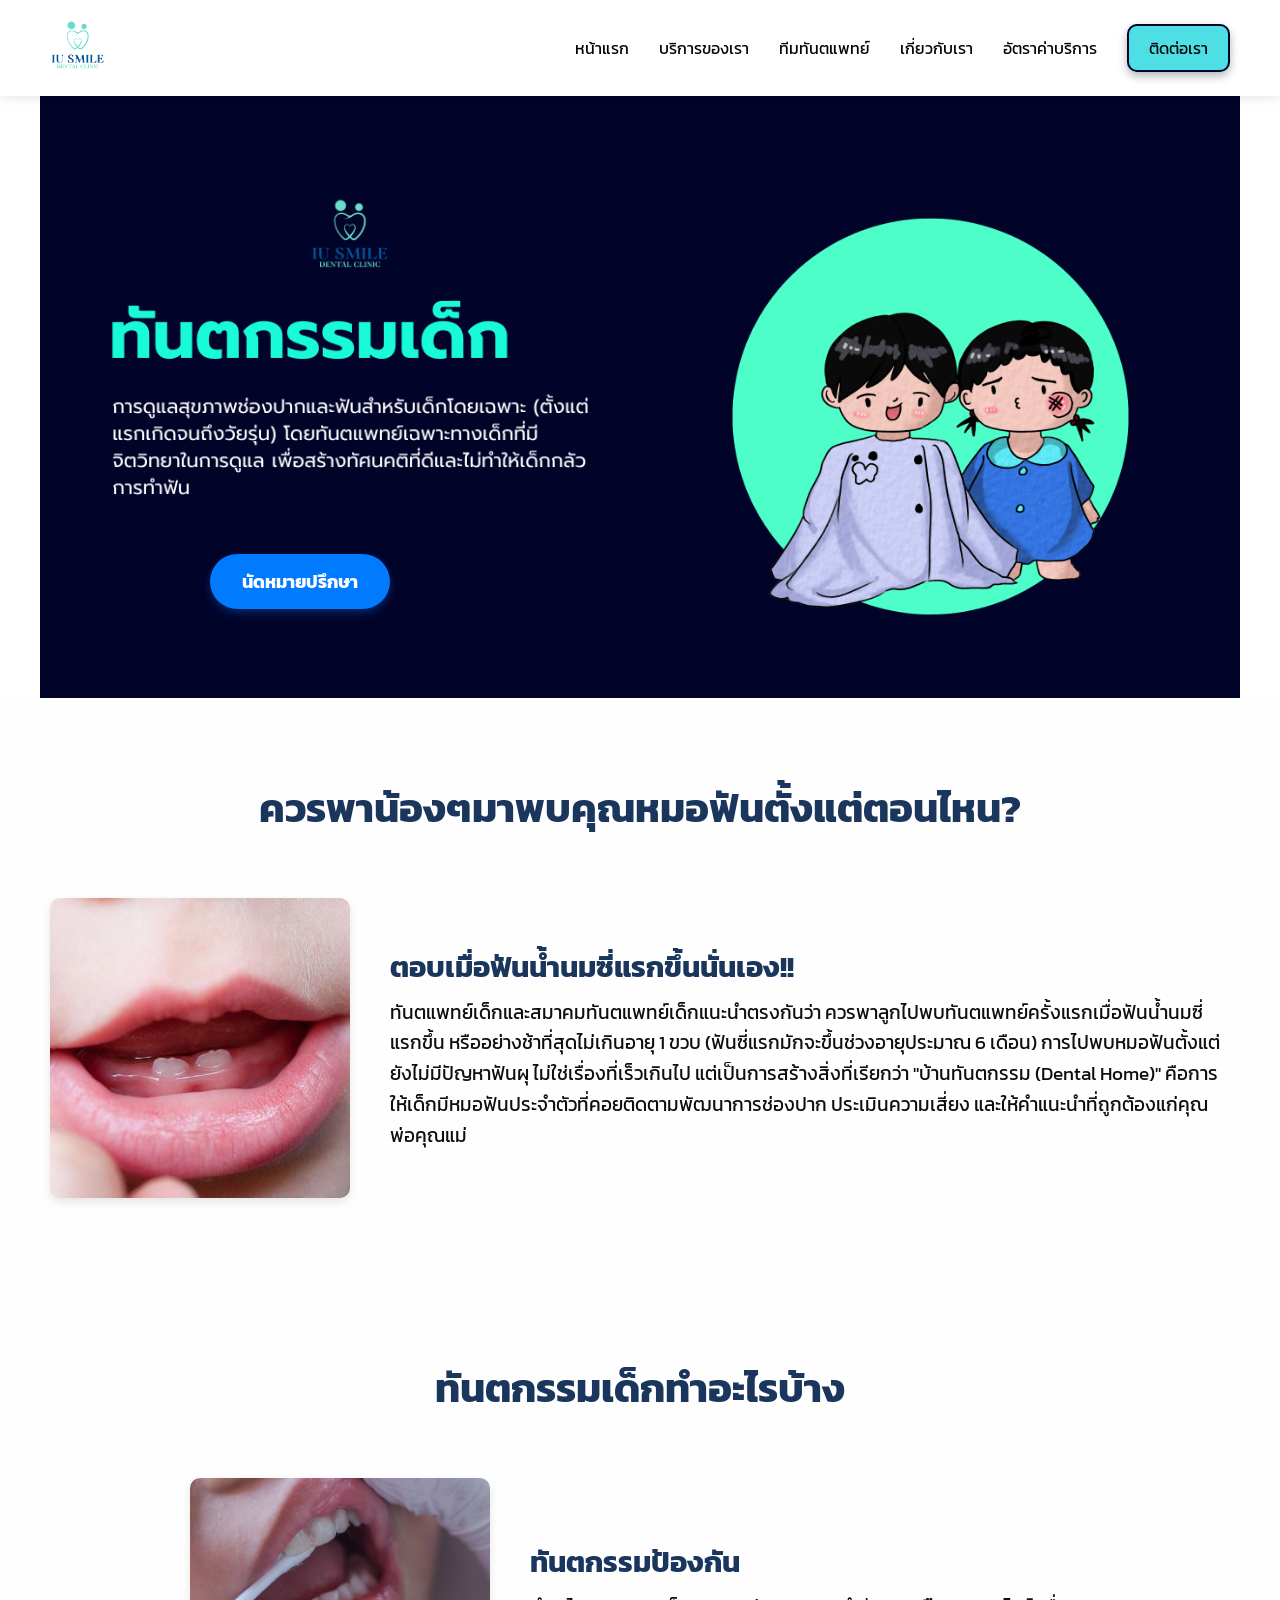
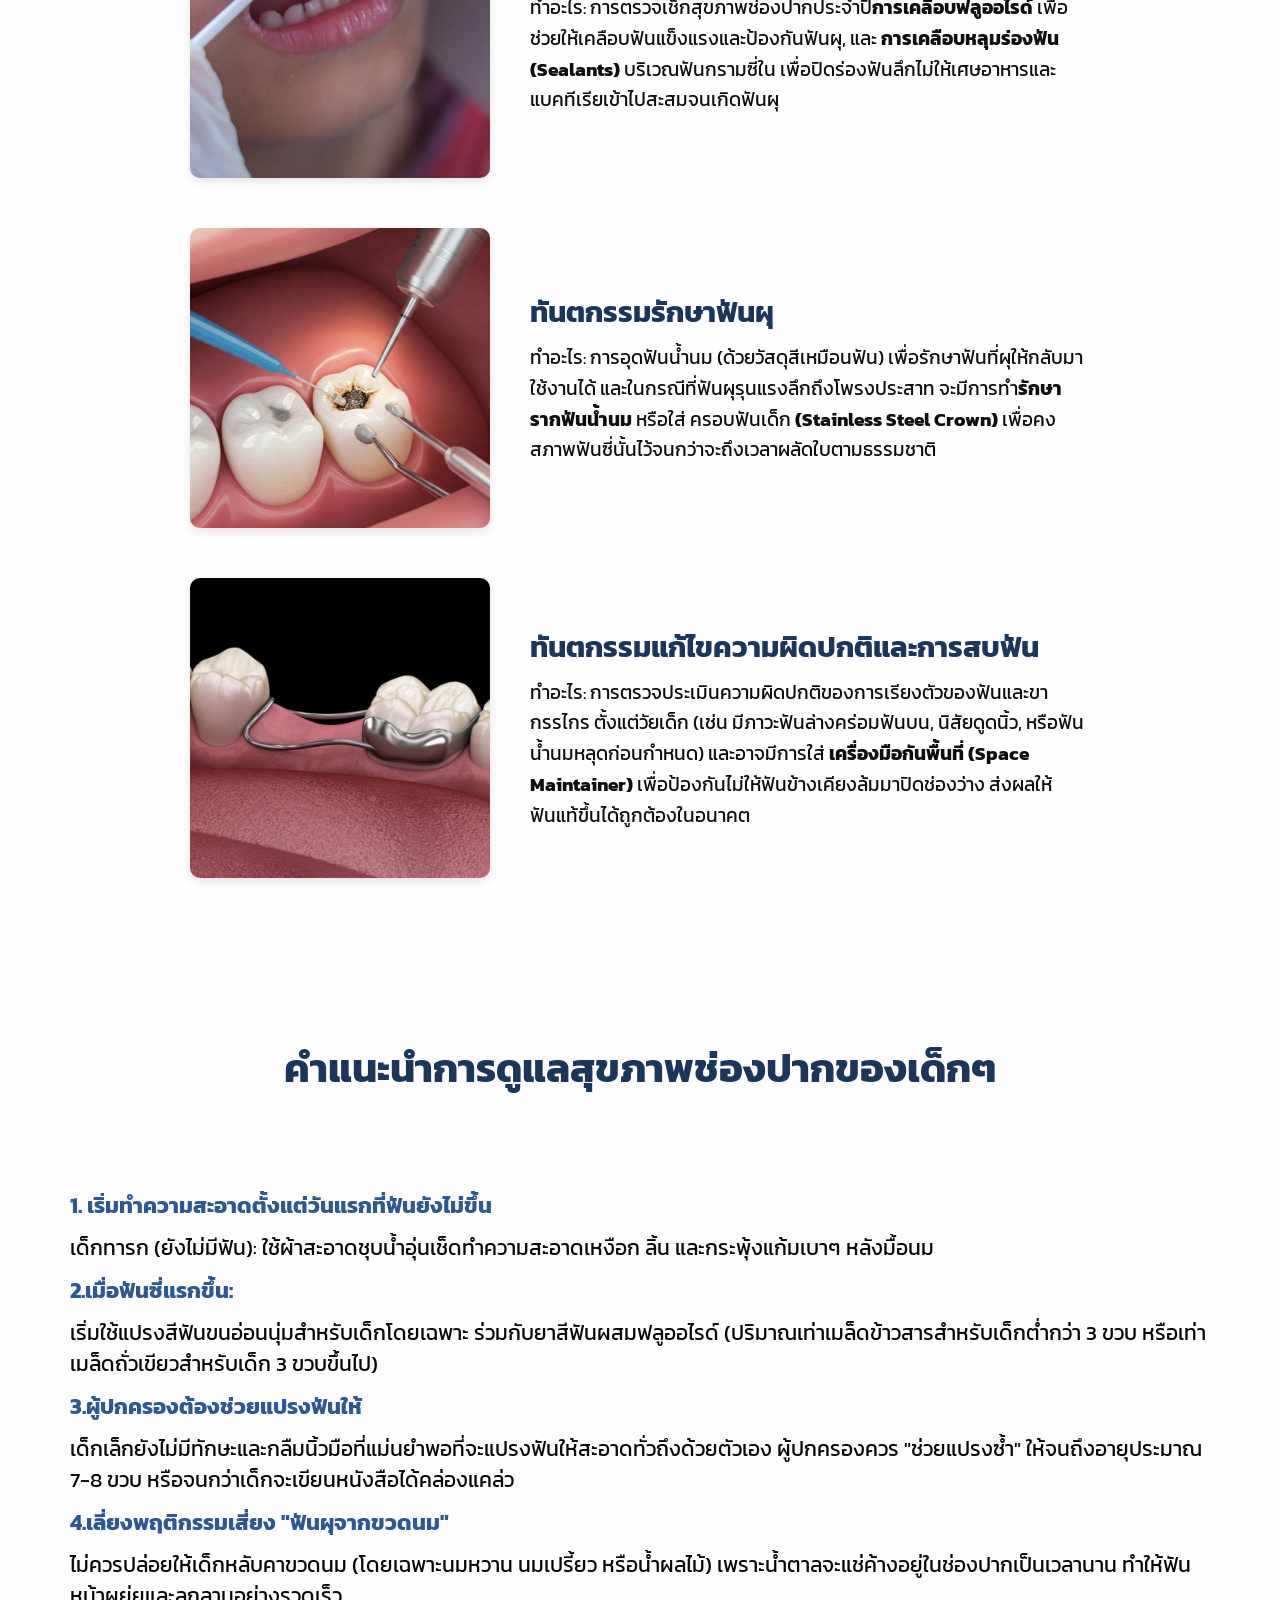
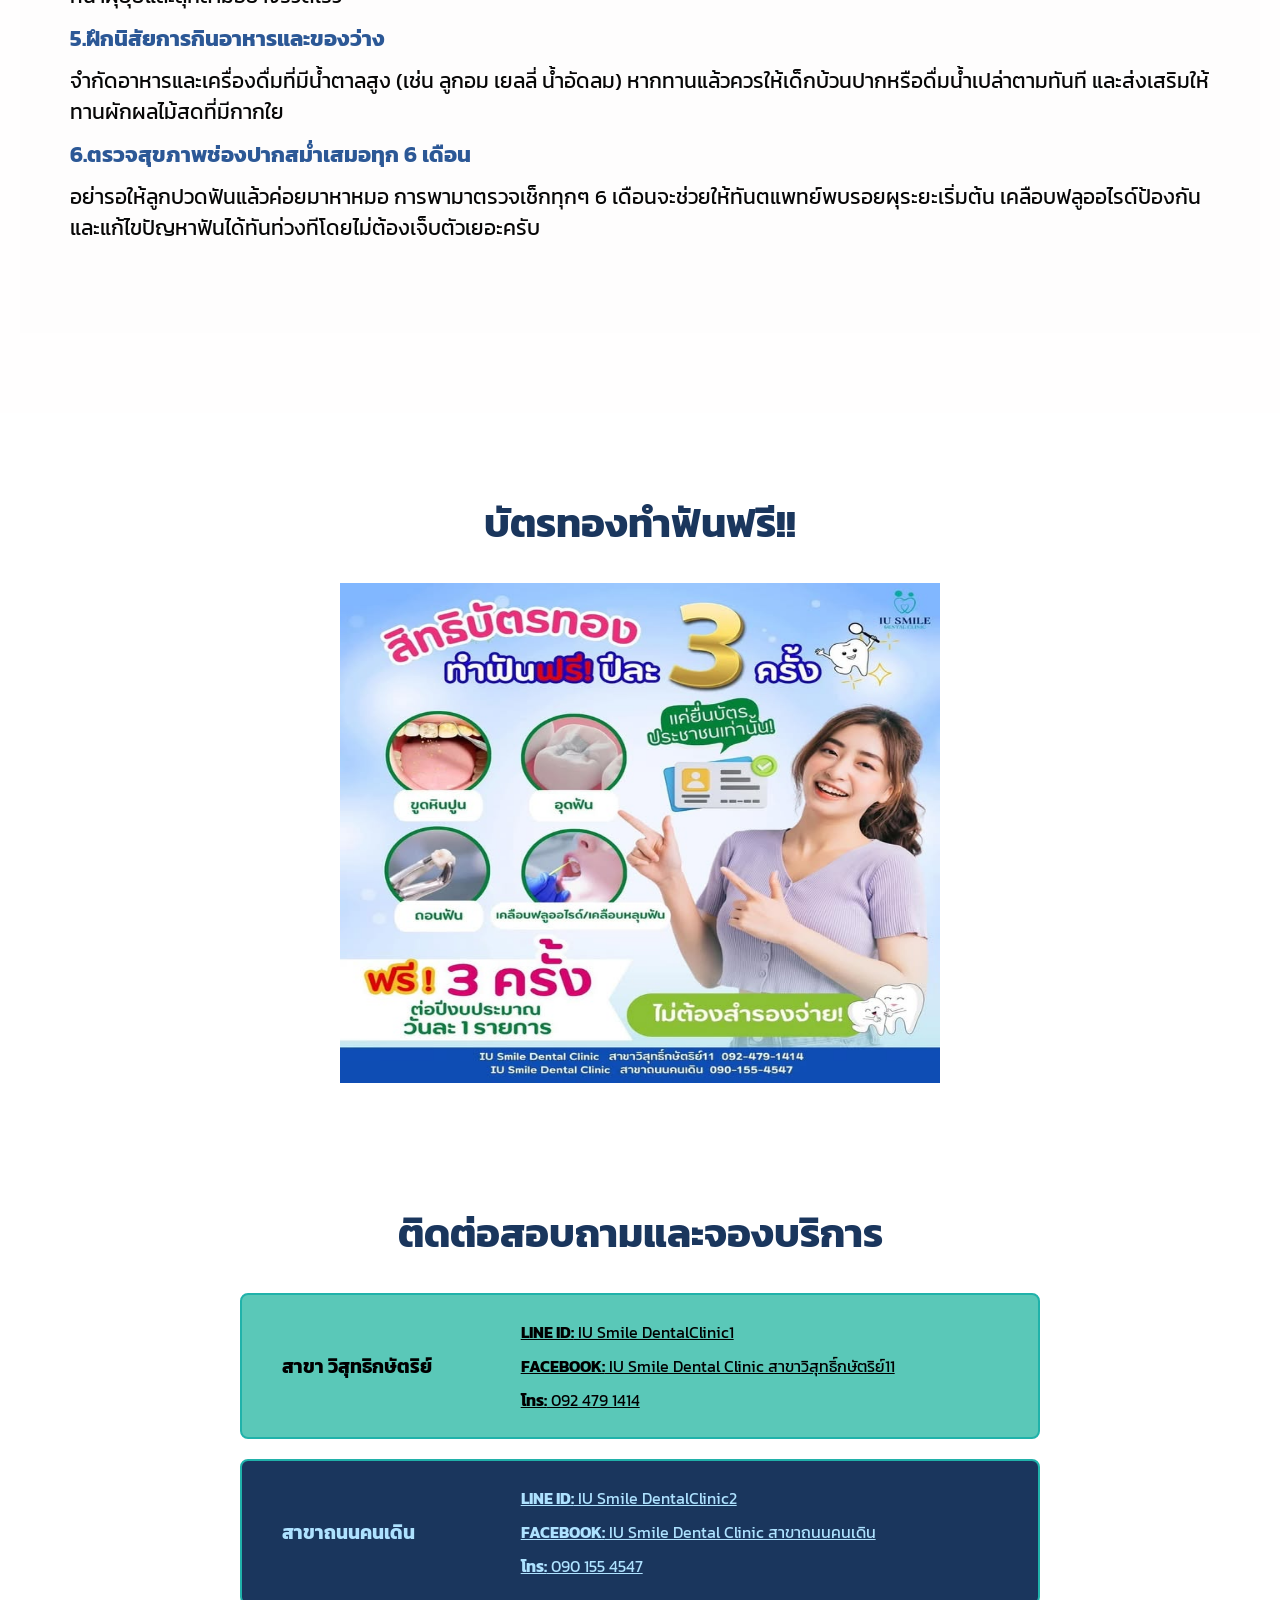
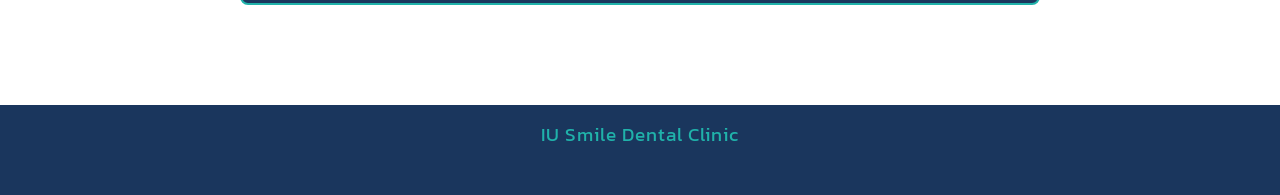
<file: service-pedo.html>
<!DOCTYPE html>
<html lang="th">

<head>
    <meta charset="UTF-8">
    <meta name="viewport" content="width=device-width, initial-scale=1.0">
    <title>ทันตกรรมเด็ก</title>
    <link rel="preconnect" href="https://fonts.googleapis.com">
    <link rel="preconnect" href="https://fonts.gstatic.com" crossorigin>
    <link href="https://fonts.googleapis.com/css2?family=Kanit:wght@300;400;500;600;700&display=swap" rel="stylesheet">
    <link rel="stylesheet" href="css/style.css">
</head>

<body>
    <header>
        <div class="logo">
            <img src="images/logo.png" alt="โลโก้ IU Smile">
        </div>
         <div class="menu-toggle" id="mobile-menu">
            <span class="bar"></span>
            <span class="bar"></span>
            <span class="bar"></span>
        </div>
        <nav>
           <ul class="nav-list">
                <li><a href="index.html">หน้าแรก</a></li>
                <li class="dropdown">
                    <a href="index.html#services">บริการของเรา</a>
                    <ul class="dropdown-menu">
                        <li><a href="service-implant.html">รากฟันเทียม</a></li>
                        <li><a href="service-denture.html">ฟันปลอม</a></li>
                        <li><a href="service-crown.html">ครอบฟันและวีเนียร์</a></li>
                        <li><a href="service-braces.html">จัดฟันโลหะ</a></li>
                        <li><a href="service-endo.html">รักษารากฟัน</a></li>
                        <li><a href="service-invisalign.html">จัดฟันใส</a></li>
                        <li><a href="service-pedo.html">ทันตกรรมเด็ก</a></li>
                        <li><a href="service-filling.html">อุดฟัน</a></li>
                        <li><a href="service-scaling.html">ขูดหินปูน</a></li>
                        <li><a href="service-sur.html">ถอนฟันผ่าฟันคุด</a></li>
                        <li><a href="service-occ.html">ทันตกรรมบดเคี้ยว</a></li>
                        <li><a href="service-white.html">ฟอกสีฟัน</a></li>
                    </ul>
                </li>
                <li><a href="iu dentist.html">ทีมทันตแพทย์</a></li>
                <li><a href="index.html#about">เกี่ยวกับเรา</a></li>
                <li><a href="iu price.html">อัตราค่าบริการ</a></li>
                <li><a href="index.html#contact" class="contact-btn">ติดต่อเรา</a></li>
            </ul>
        </nav>
    </header>
    <section class="hero-section">
        <div class="hero-left">
            <img src="images/banner.pedo.png" alt="IU Smile Banner" class="banner-img">
            <a href="index.html#contact" class="cta-booking-btn"> นัดหมายปรึกษา</a>
        </div>
        <div class="hero-right">
            <img src="images/hero.pedo.png" alt="Doctor" class="doctor-img">
        </div>
    </section>
    <section class="feature-section">
        <h2>ควรพาน้องๆมาพบคุณหมอฟันตั้งแต่ตอนไหน?</h2>
        <div class="feature-card">
            <img src="images/pedo1.jpg" alt="รูปชั่วคราว 1">
            <div class="feature-text">
                <h3>ตอบเมื่อฟันน้ำนมซี่แรกขึ้นนั่นเอง!!</h3>
                <p>ทันตแพทย์เด็กและสมาคมทันตแพทย์เด็กแนะนำตรงกันว่า ควรพาลูกไปพบทันตแพทย์ครั้งแรกเมื่อฟันน้ำนมซี่แรกขึ้น
                    หรืออย่างช้าที่สุดไม่เกินอายุ 1 ขวบ (ฟันซี่แรกมักจะขึ้นช่วงอายุประมาณ 6 เดือน)
                    การไปพบหมอฟันตั้งแต่ยังไม่มีปัญหาฟันผุ ไม่ใช่เรื่องที่เร็วเกินไป
                    แต่เป็นการสร้างสิ่งที่เรียกว่า "บ้านทันตกรรม (Dental Home)"
                    คือการให้เด็กมีหมอฟันประจำตัวที่คอยติดตามพัฒนาการช่องปาก
                    ประเมินความเสี่ยง และให้คำแนะนำที่ถูกต้องแก่คุณพ่อคุณแม่</p>
            </div>
        </div>
        </div>
    </section>

    <section class="feature-section">
        <h2>ทันตกรรมเด็กทำอะไรบ้าง</h2>
        <div class="feature-container">
            <div class="feature-card">
                <img src="images/pedo2.jpg" alt="รูปชั่วคราว 1">
                <div class="feature-text">
                    <h3>ทันตกรรมป้องกัน</h3>
                    <p>ทำอะไร: การตรวจเช็กสุขภาพช่องปากประจำปี<strong>การเคลือบฟลูออไรด์</strong>
                        เพื่อช่วยให้เคลือบฟันแข็งแรงและป้องกันฟันผุ,
                        และ <strong>การเคลือบหลุมร่องฟัน (Sealants)</strong> บริเวณฟันกรามซี่ใน
                        เพื่อปิดร่องฟันลึกไม่ให้เศษอาหารและแบคทีเรียเข้าไปสะสมจนเกิดฟันผุ</p>
                </div>
            </div>
            <div class="feature-card">
                <img src="images/fill1.jpg" alt="รูปชั่วคราว 1">
                <div class="feature-text">
                    <h3>ทันตกรรมรักษาฟันผุ </h3>
                    <p>ทำอะไร: <strong></strong>การอุดฟันน้ำนม (ด้วยวัสดุสีเหมือนฟัน)
                        เพื่อรักษาฟันที่ผุให้กลับมาใช้งานได้
                        และในกรณีที่ฟันผุรุนแรงลึกถึงโพรงประสาท จะมีการทำ<strong>รักษารากฟันน้ำนม </strong>
                        หรือใส่ ครอบฟันเด็ก <strong>(Stainless Steel Crown)</strong>
                        เพื่อคงสภาพฟันซี่นั้นไว้จนกว่าจะถึงเวลาผลัดใบตามธรรมชาติ</p>
                </div>
            </div>
            <div class="feature-card">
                <img src="images/pedo4.jpg" alt="รูปชั่วคราว 1">
                <div class="feature-text">
                    <h3>ทันตกรรมแก้ไขความผิดปกติและการสบฟัน</h3>
                    <p>ทำอะไร: การตรวจประเมินความผิดปกติของการเรียงตัวของฟันและขากรรไกร ตั้งแต่วัยเด็ก
                        (เช่น มีภาวะฟันล่างคร่อมฟันบน, นิสัยดูดนิ้ว, หรือฟันน้ำนมหลุดก่อนกำหนด)
                        และอาจมีการใส่ <strong>เครื่องมือกันพื้นที่ (Space Maintainer)</strong>
                        เพื่อป้องกันไม่ให้ฟันข้างเคียงล้มมาปิดช่องว่าง
                        ส่งผลให้ฟันแท้ขึ้นได้ถูกต้องในอนาคต</p>
                </div>
            </div>
        </div>
    </section>
    <section class="pocess-imp-section">
        <h2>คำแนะนำการดูแลสุขภาพช่องปากของเด็กๆ</h2>
        <div class="pocess-imp-container">
            <div class="pocess-imp-text">
                <h4>1. เริ่มทำความสะอาดตั้งแต่วันแรกที่ฟันยังไม่ขึ้น</h4>
                <p>เด็กทารก (ยังไม่มีฟัน): ใช้ผ้าสะอาดชุบน้ำอุ่นเช็ดทำความสะอาดเหงือก ลิ้น และกระพุ้งแก้มเบาๆ หลังมื้อนม
                </p>
            </div>

            <div class="pocess-imp-text">
                <h4>2.เมื่อฟันซี่แรกขึ้น:</h4>
                <p> เริ่มใช้แปรงสีฟันขนอ่อนนุ่มสำหรับเด็กโดยเฉพาะ ร่วมกับยาสีฟันผสมฟลูออไรด์
                    (ปริมาณเท่าเมล็ดข้าวสารสำหรับเด็กต่ำกว่า 3 ขวบ หรือเท่าเมล็ดถั่วเขียวสำหรับเด็ก 3 ขวบขึ้นไป)</p>
            </div>

            <div class="pocess-imp-text">
                <h4>3.ผู้ปกครองต้องช่วยแปรงฟันให้</h4>
                <p>เด็กเล็กยังไม่มีทักษะและกลืมนิ้วมือที่แม่นยำพอที่จะแปรงฟันให้สะอาดทั่วถึงด้วยตัวเอง
                    ผู้ปกครองควร "ช่วยแปรงซ้ำ" ให้จนถึงอายุประมาณ 7-8 ขวบ หรือจนกว่าเด็กจะเขียนหนังสือได้คล่องแคล่ว</p>
            </div>

            <div class="pocess-imp-text">
                <h4>4.เลี่ยงพฤติกรรมเสี่ยง "ฟันผุจากขวดนม"</h4>
                <p>ไม่ควรปล่อยให้เด็กหลับคาขวดนม (โดยเฉพาะนมหวาน นมเปรี้ยว หรือน้ำผลไม้)
                    เพราะน้ำตาลจะแช่ค้างอยู่ในช่องปากเป็นเวลานาน ทำให้ฟันหน้าผุยุ่ยและลุกลามอย่างรวดเร็ว</p>
            </div>

            <div class="pocess-imp-text">
                <h4>5.ฝึกนิสัยการกินอาหารและของว่าง</h4>
                <p>จำกัดอาหารและเครื่องดื่มที่มีน้ำตาลสูง (เช่น ลูกอม เยลลี่ น้ำอัดลม)
                    หากทานแล้วควรให้เด็กบ้วนปากหรือดื่มน้ำเปล่าตามทันที และส่งเสริมให้ทานผักผลไม้สดที่มีกากใย</p>
            </div>

            <div class="pocess-imp-text">
                <h4>6.ตรวจสุขภาพช่องปากสม่ำเสมอทุก 6 เดือน</h4>
                <p>อย่ารอให้ลูกปวดฟันแล้วค่อยมาหาหมอ การพามาตรวจเช็กทุกๆ 6 เดือนจะช่วยให้ทันตแพทย์พบรอยผุระยะเริ่มต้น
                    เคลือบฟลูออไรด์ป้องกัน และแก้ไขปัญหาฟันได้ทันท่วงทีโดยไม่ต้องเจ็บตัวเยอะครับ</p>
            </div>
        </div>
    </section>
    <section class="promotionimp-section">
        <h2>บัตรทองทำฟันฟรี!!</h2>
        <div class="promotionimp-card">
            <img src="images/nsso.jpg" alt="รูปชั่วคราว 1">
        </div>
    </section>

    <section class="booking-section">
        <h2>ติดต่อสอบถามและจองบริการ</h2>
        <div class="branch-card branch-light">
            <div class="branch-name">
                <h3>สาขา วิสุทธิกษัตริย์</h3>
            </div>
            <div class="branch-contact">
                <p><a href="https://line.me/R/ti/p/@611upybg" target="_blank"><strong>LINE ID:</strong> IU Smile
                        DentalClinic1</a></p>
                <p><a href="https://www.facebook.com/share/18nAfB6ELZ/?mibextid=wwXIfr"
                        target="_blank"><strong>FACEBOOK:</strong> IU Smile Dental Clinic สาขาวิสุทธิ์กษัตริย์11</a></p>
                <p><a href="tel:0924791414"><strong>โทร:</strong> 092 479 1414</a></p>
            </div>
        </div>

        <div class="branch-card branch-dark">
            <div class="branch-name">
                <h3>สาขาถนนคนเดิน</h3>
            </div>
            <div class="branch-contact">
                <p><a href="https://line.me/R/ti/p/@156kwmnh" target="_blank"><strong>LINE ID:</strong> IU Smile
                        DentalClinic2</a></p>
                <p><a href="https://www.facebook.com/share/1AUFNBjcYp/?mibextid=wwXIfr"
                        target="_blank"><strong>FACEBOOK:</strong> IU Smile Dental Clinic สาขาถนนคนเดิน</a></p>
                <p><a href="tel:0901554547"><strong>โทร:</strong> 090 155 4547</a></p>
            </div>
        </div>
        </div>
    </section>
    <section class="site-footer">
        <footer class="site-footer">
            <p>IU Smile Dental Clinic</p>
        </footer>
    </section>
    <script src="script.js"></script>
</body>

</html>
</file>
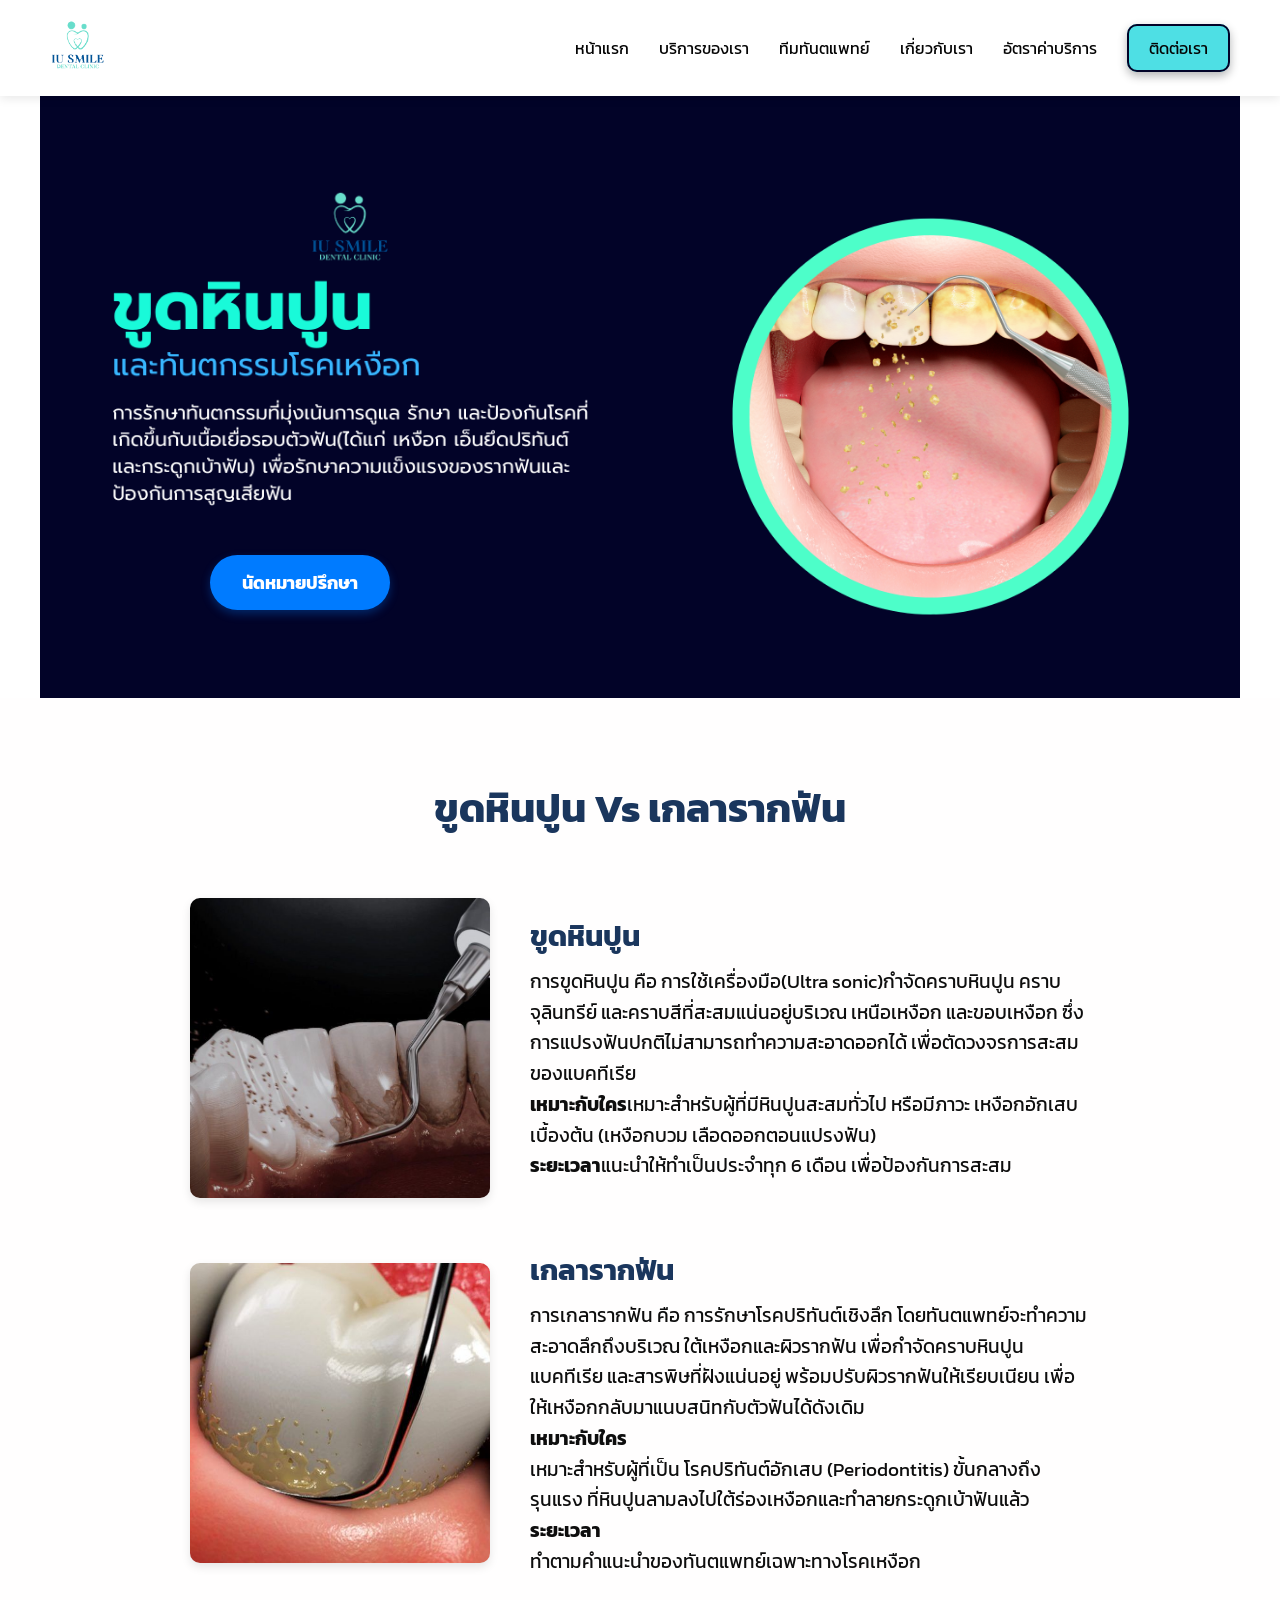
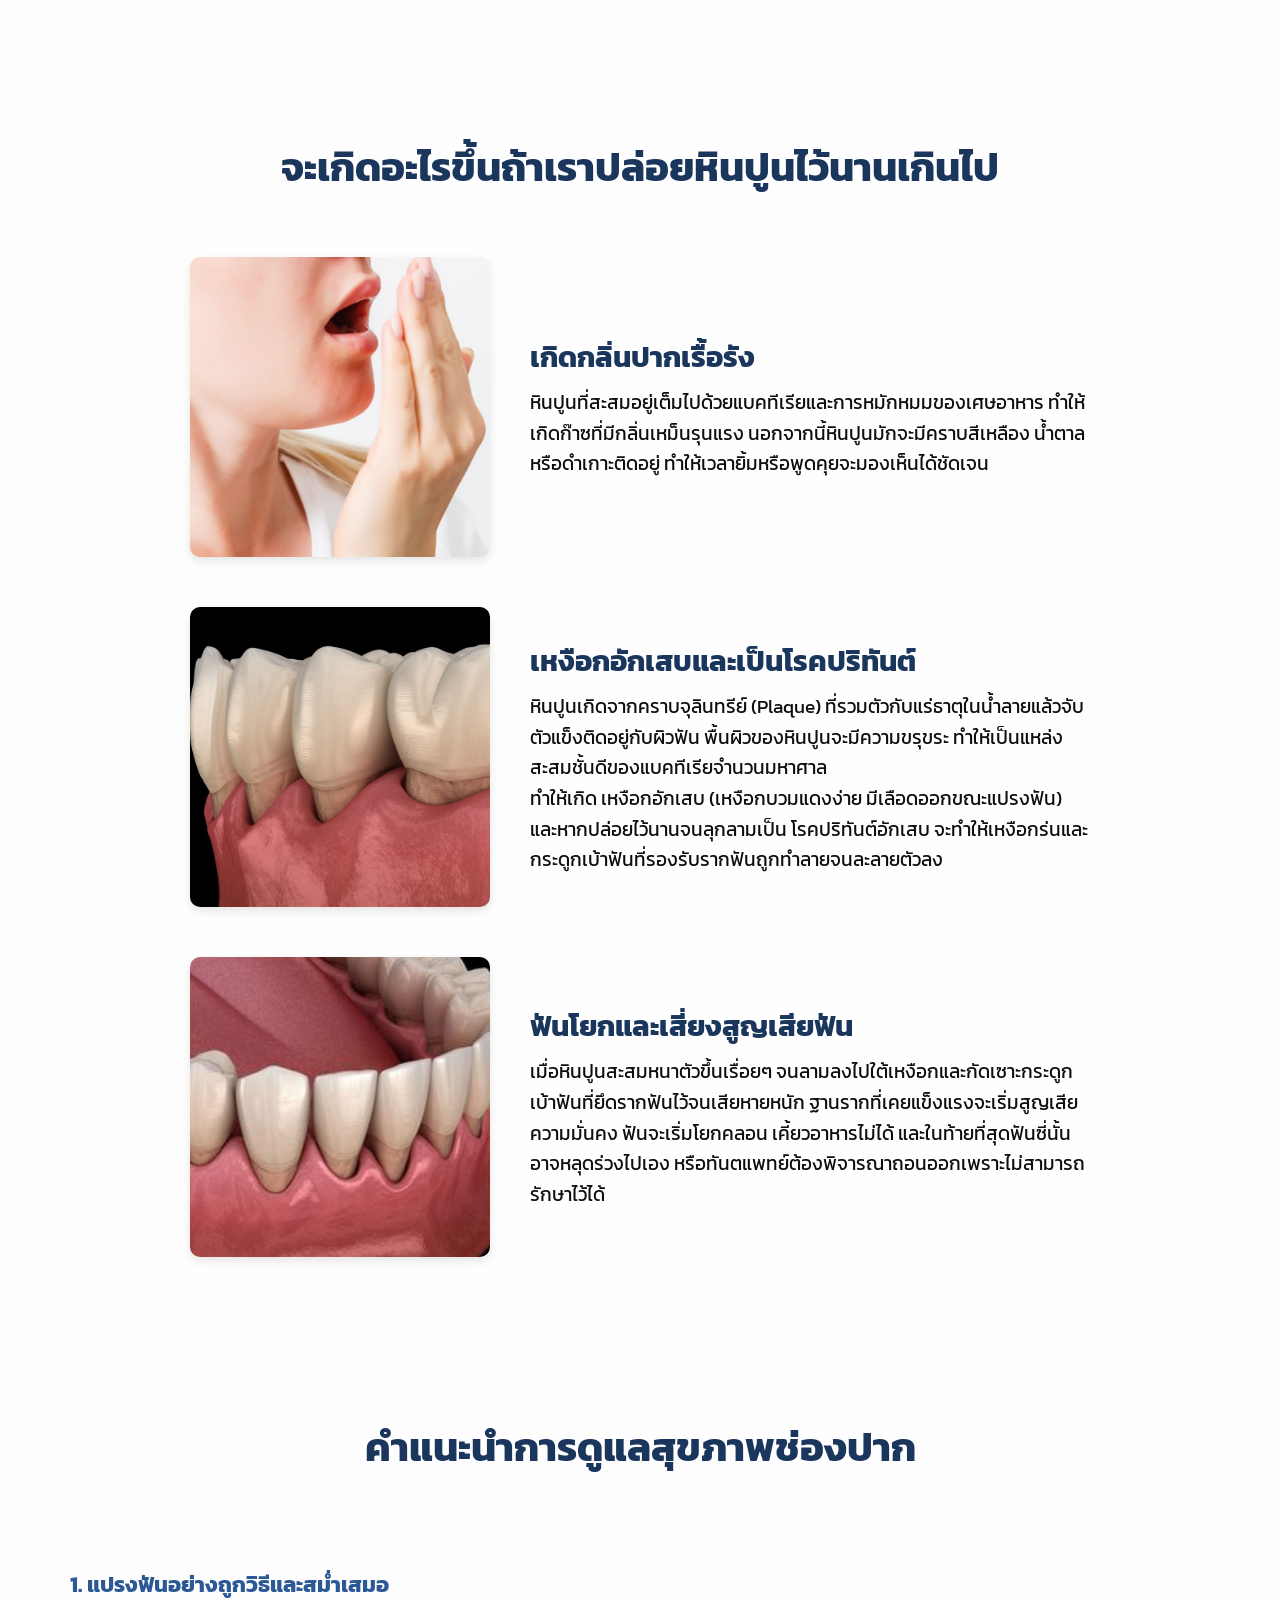
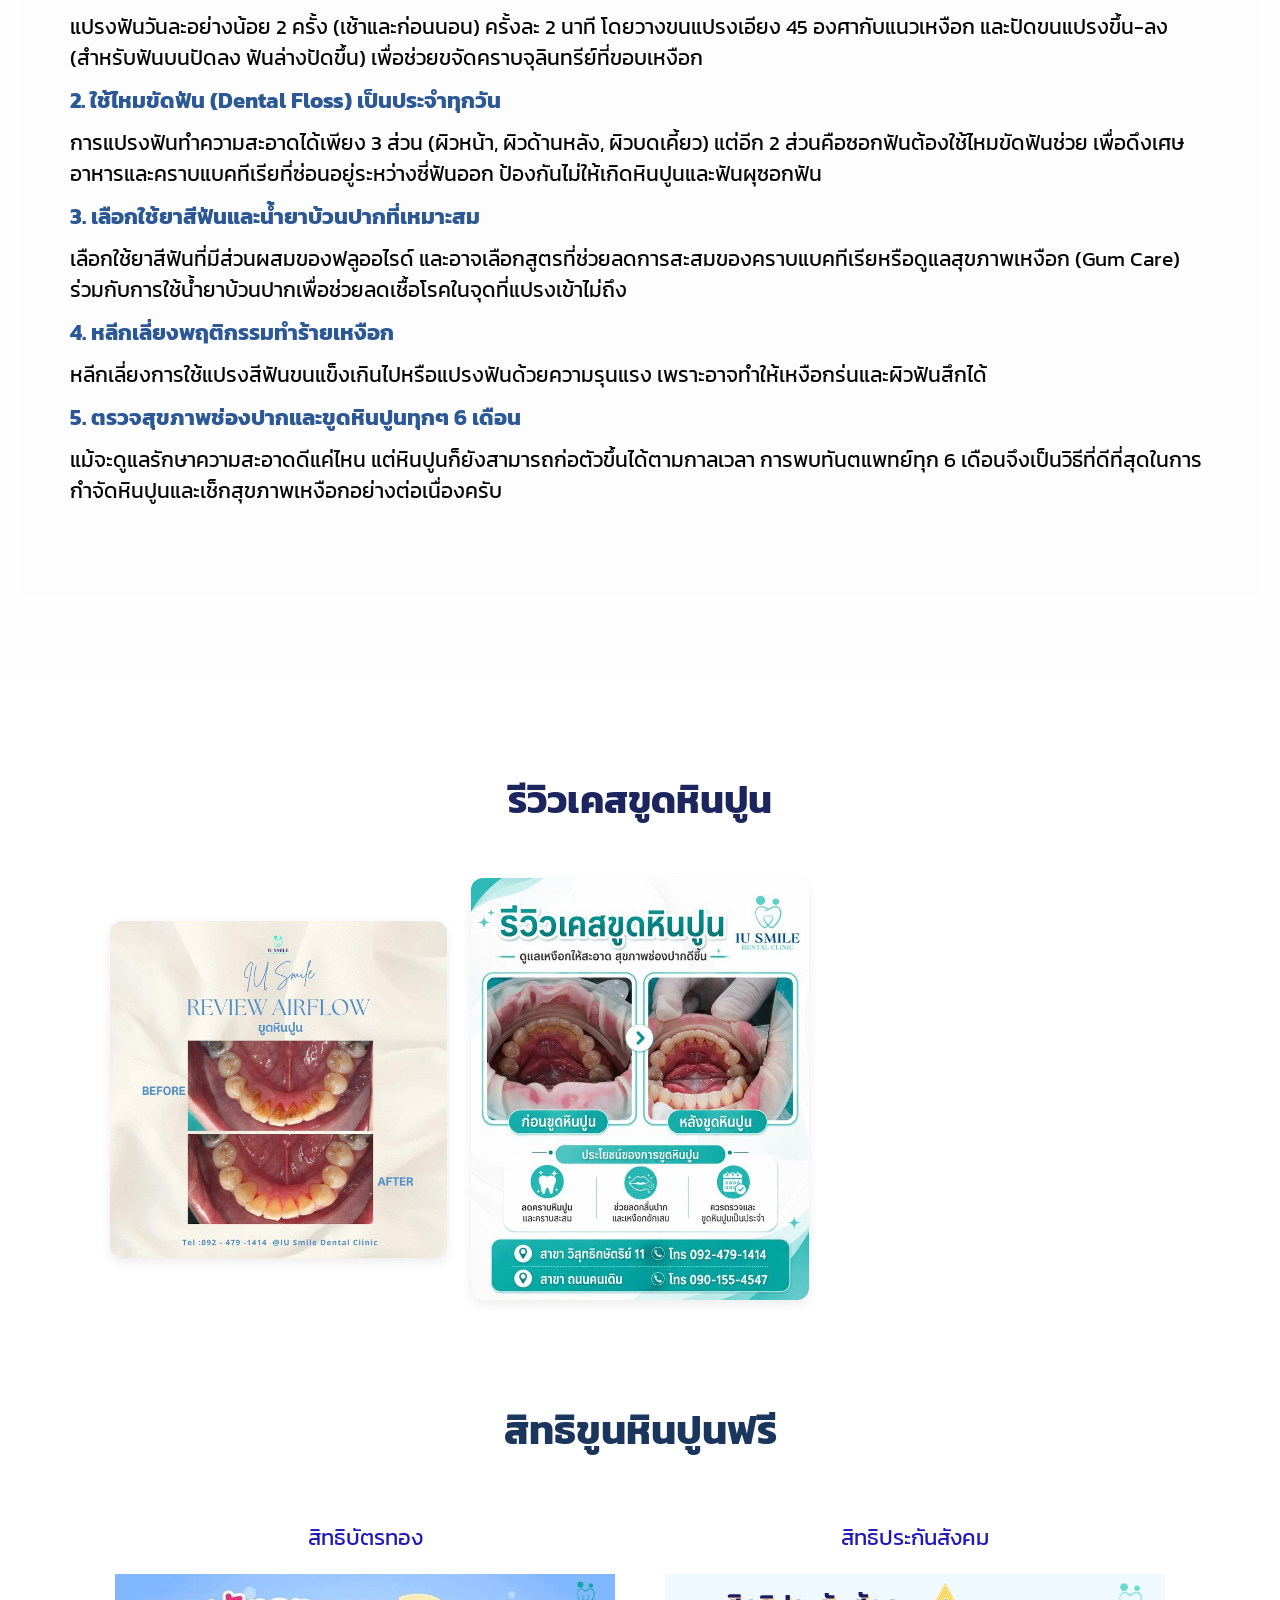
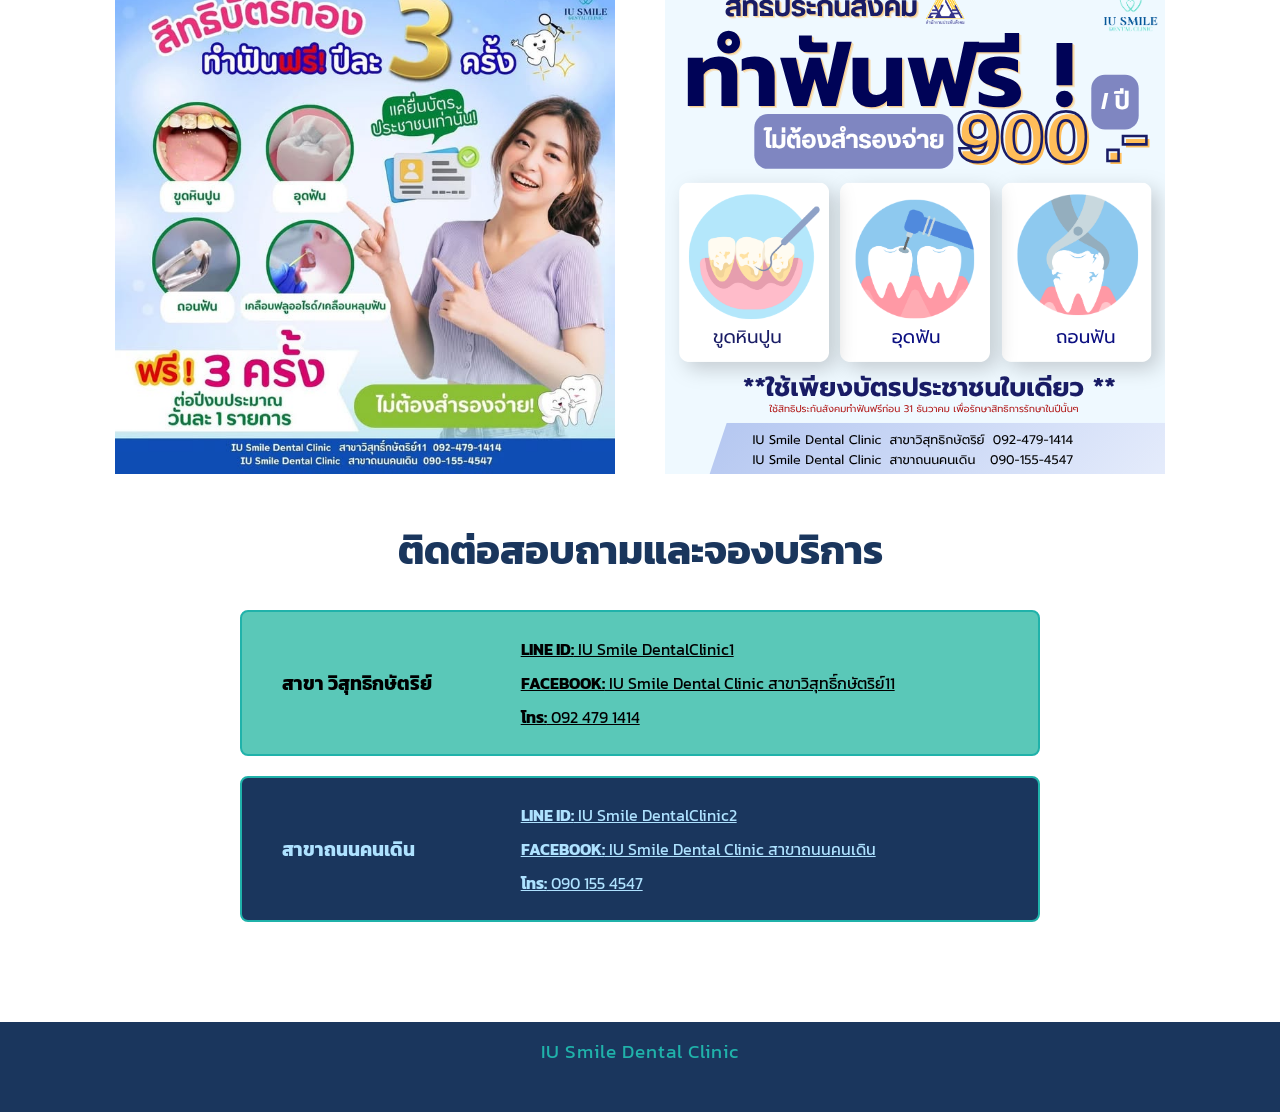
<file: service-scaling.html>
<!DOCTYPE html>
<html lang="th">

<head>
    <meta charset="UTF-8">
    <meta name="viewport" content="width=device-width, initial-scale=1.0">
    <title>ขูดหินปูน</title>
    <link rel="preconnect" href="https://fonts.googleapis.com">
    <link rel="preconnect" href="https://fonts.gstatic.com" crossorigin>
    <link href="https://fonts.googleapis.com/css2?family=Kanit:wght@300;400;500;600;700&display=swap" rel="stylesheet">
    <link rel="stylesheet" href="css/style.css">
</head>

<body>
    <header>
        <div class="logo">
            <img src="images/logo.png" alt="โลโก้ IU Smile">
        </div>
         <div class="menu-toggle" id="mobile-menu">
            <span class="bar"></span>
            <span class="bar"></span>
            <span class="bar"></span>
        </div>
        <nav>
            <ul class="nav-list">
                <li><a href="index.html">หน้าแรก</a></li>
                <li class="dropdown">
                    <a href="index.html#services">บริการของเรา</a>
                    <ul class="dropdown-menu">
                        <li><a href="service-implant.html">รากฟันเทียม</a></li>
                        <li><a href="service-denture.html">ฟันปลอม</a></li>
                        <li><a href="service-crown.html">ครอบฟันและวีเนียร์</a></li>
                        <li><a href="service-braces.html">จัดฟันโลหะ</a></li>
                        <li><a href="service-endo.html">รักษารากฟัน</a></li>
                        <li><a href="service-invisalign.html">จัดฟันใส</a></li>
                        <li><a href="service-pedo.html">ทันตกรรมเด็ก</a></li>
                        <li><a href="service-filling.html">อุดฟัน</a></li>
                        <li><a href="service-scaling.html">ขูดหินปูน</a></li>
                        <li><a href="service-sur.html">ถอนฟันผ่าฟันคุด</a></li>
                        <li><a href="service-occ.html">ทันตกรรมบดเคี้ยว</a></li>
                        <li><a href="service-white.html">ฟอกสีฟัน</a></li>
                    </ul>
                </li>
                <li><a href="iu dentist.html">ทีมทันตแพทย์</a></li>
                <li><a href="index.html#about">เกี่ยวกับเรา</a></li>
                <li><a href="iu price.html">อัตราค่าบริการ</a></li>
                <li><a href="index.html#contact" class="contact-btn">ติดต่อเรา</a></li>
            </ul>
        </nav>
    </header>

    <section class="hero-section">
        <div class="hero-left">
            <img src="images/banner.scalling.png" alt="IU Smile Banner" class="banner-img">
            <a href="index.html#contact" class="cta-booking-btn"> นัดหมายปรึกษา</a>
        </div>
        <div class="hero-right">
            <img src="images/hero.scaling.png" alt="Doctor" class="doctor-img">
        </div>
    </section>
     <section class="feature-section">
        <h2>ขูดหินปูน Vs เกลารากฟัน</h2>
        <div class="feature-container">
            <div class="feature-card">
                <img src="images/sc.1.1.jpg" alt="รูปชั่วคราว 1">
                <div class="feature-text">
                    <h3>ขูดหินปูน</h3>
                        <p>การขูดหินปูน คือ การใช้เครื่องมือ(Ultra sonic)กำจัดคราบหินปูน คราบจุลินทรีย์
                            และคราบสีที่สะสมแน่นอยู่บริเวณ เหนือเหงือก และขอบเหงือก
                            ซึ่งการแปรงฟันปกติไม่สามารถทำความสะอาดออกได้ เพื่อตัดวงจรการสะสมของแบคทีเรีย
                        <br><strong>เหมาะกับใคร</strong>เหมาะสำหรับผู้ที่มีหินปูนสะสมทั่วไป หรือมีภาวะ เหงือกอักเสบเบื้องต้น (เหงือกบวม เลือดออกตอนแปรงฟัน)
                        <br><strong>ระยะเวลา</strong>แนะนำให้ทำเป็นประจำทุก 6 เดือน เพื่อป้องกันการสะสม</p>
                </div>
            </div>
             <div class="feature-card">
                <img src="images/sc.1.2.jpg" alt="รูปชั่วคราว 1">
                <div class="feature-text">
                    <h3>เกลารากฟัน</h3>
                        <p>การเกลารากฟัน คือ การรักษาโรคปริทันต์เชิงลึก โดยทันตแพทย์จะทำความสะอาดลึกถึงบริเวณ
                            ใต้เหงือกและผิวรากฟัน เพื่อกำจัดคราบหินปูน แบคทีเรีย และสารพิษที่ฝังแน่นอยู่
                            พร้อมปรับผิวรากฟันให้เรียบเนียน เพื่อให้เหงือกกลับมาแนบสนิทกับตัวฟันได้ดังเดิม
                        <br><strong>เหมาะกับใคร</strong><br>เหมาะสำหรับผู้ที่เป็น โรคปริทันต์อักเสบ (Periodontitis) ขั้นกลางถึงรุนแรง ที่หินปูนลามลงไปใต้ร่องเหงือกและทำลายกระดูกเบ้าฟันแล้ว
                        <br><strong>ระยะเวลา</strong><br>ทำตามคำแนะนำของทันตแพทย์เฉพาะทางโรคเหงือก </p>
                </div>
            </div>
        </div>
     </section>
    <section class="feature-section">
        <h2>จะเกิดอะไรขึ้นถ้าเราปล่อยหินปูนไว้นานเกินไป</h2>
        <div class="feature-container">
            <div class="feature-card">
                <img src="images/sc1.jpg" alt="รูปชั่วคราว 1">
                <div class="feature-text">
                    <h3>เกิดกลิ่นปากเรื้อรัง</h3>
                        <p>หินปูนที่สะสมอยู่เต็มไปด้วยแบคทีเรียและการหมักหมมของเศษอาหาร ทำให้เกิดก๊าซที่มีกลิ่นเหม็นรุนแรง 
                            นอกจากนี้หินปูนมักจะมีคราบสีเหลือง น้ำตาล หรือดำเกาะติดอยู่
                             ทำให้เวลายิ้มหรือพูดคุยจะมองเห็นได้ชัดเจน</p>
                </div>
            </div>
            <div class="feature-card">
                <img src="images/sc2.jpg" alt="รูปชั่วคราว 1">
                <div class="feature-text">
                    <h3>เหงือกอักเสบและเป็นโรคปริทันต์</h3>
                    <p>หินปูนเกิดจากคราบจุลินทรีย์ (Plaque) ที่รวมตัวกับแร่ธาตุในน้ำลายแล้วจับตัวแข็งติดอยู่กับผิวฟัน พื้นผิวของหินปูนจะมีความขรุขระ 
                        ทำให้เป็นแหล่งสะสมชั้นดีของแบคทีเรียจำนวนมหาศาล 
                      <br>ทำให้เกิด เหงือกอักเสบ (เหงือกบวมแดงง่าย มีเลือดออกขณะแปรงฟัน)
                       และหากปล่อยไว้นานจนลุกลามเป็น โรคปริทันต์อักเสบ 
                       จะทำให้เหงือกร่นและกระดูกเบ้าฟันที่รองรับรากฟันถูกทำลายจนละลายตัวลง</p>
                </div>
            </div>
            <div class="feature-card">
                <img src="images/sc3.jpg" alt="รูปชั่วคราว 1">
                <div class="feature-text">
                    <h3>ฟันโยกและเสี่ยงสูญเสียฟัน</h3>
                    <p>เมื่อหินปูนสะสมหนาตัวขึ้นเรื่อยๆ จนลามลงไปใต้เหงือกและกัดเซาะกระดูกเบ้าฟันที่ยึดรากฟันไว้จนเสียหายหนัก 
                        ฐานรากที่เคยแข็งแรงจะเริ่มสูญเสียความมั่นคง ฟันจะเริ่มโยกคลอน เคี้ยวอาหารไม่ได้ และในท้ายที่สุดฟันซี่นั้นอาจหลุดร่วงไปเอง
                         หรือทันตแพทย์ต้องพิจารณาถอนออกเพราะไม่สามารถรักษาไว้ได้</p>
                </div>
            </div>
        </div>
    </section>
    <section class="pocess-imp-section">
        <h2>คำแนะนำการดูแลสุขภาพช่องปาก</h2>
        <div class="pocess-imp-container">
            <div class="pocess-imp-text">
                <h4>1. แปรงฟันอย่างถูกวิธีและสม่ำเสมอ</h4>
                <p>แปรงฟันวันละอย่างน้อย 2 ครั้ง (เช้าและก่อนนอน) ครั้งละ 2 นาที โดยวางขนแปรงเอียง 45 องศากับแนวเหงือก
                    และปัดขนแปรงขึ้น-ลง (สำหรับฟันบนปัดลง ฟันล่างปัดขึ้น) เพื่อช่วยขจัดคราบจุลินทรีย์ที่ขอบเหงือก</p>
            </div>

            <div class="pocess-imp-text">
                <h4>2. ใช้ไหมขัดฟัน (Dental Floss) เป็นประจำทุกวัน</h4>
                <p> การแปรงฟันทำความสะอาดได้เพียง 3 ส่วน (ผิวหน้า, ผิวด้านหลัง, ผิวบดเคี้ยว) แต่อีก 2
                    ส่วนคือซอกฟันต้องใช้ไหมขัดฟันช่วย เพื่อดึงเศษอาหารและคราบแบคทีเรียที่ซ่อนอยู่ระหว่างซี่ฟันออก
                    ป้องกันไม่ให้เกิดหินปูนและฟันผุซอกฟัน</p>
            </div>

            <div class="pocess-imp-text">
                <h4>3. เลือกใช้ยาสีฟันและน้ำยาบ้วนปากที่เหมาะสม</h4>
                <p>เลือกใช้ยาสีฟันที่มีส่วนผสมของฟลูออไรด์
                    และอาจเลือกสูตรที่ช่วยลดการสะสมของคราบแบคทีเรียหรือดูแลสุขภาพเหงือก
                    (Gum Care) ร่วมกับการใช้น้ำยาบ้วนปากเพื่อช่วยลดเชื้อโรคในจุดที่แปรงเข้าไม่ถึง</p>
            </div>

            <div class="pocess-imp-text">
                <h4>4. หลีกเลี่ยงพฤติกรรมทำร้ายเหงือก</h4>
                <p>หลีกเลี่ยงการใช้แปรงสีฟันขนแข็งเกินไปหรือแปรงฟันด้วยความรุนแรง
                    เพราะอาจทำให้เหงือกร่นและผิวฟันสึกได้</p>
            </div>

            <div class="pocess-imp-text">
                <h4>5. ตรวจสุขภาพช่องปากและขูดหินปูนทุกๆ 6 เดือน</h4>
                <p>แม้จะดูแลรักษาความสะอาดดีแค่ไหน แต่หินปูนก็ยังสามารถก่อตัวขึ้นได้ตามกาลเวลา การพบทันตแพทย์ทุก 6
                    เดือนจึงเป็นวิธีที่ดีที่สุดในการกำจัดหินปูนและเช็กสุขภาพเหงือกอย่างต่อเนื่องครับ</p>
            </div>
        </div>
    </section>
    <section class="review2-section">
        <h2>รีวิวเคสขูดหินปูน</h2>
        <div class="review2-grid">
            <div class="review2-crad">
                <img src="images/sc.re.jpeg" alt="สิทธิบัตรทอง">
            </div>
            <div class="review2-crad">
                <img src="images/sc.re2.jpeg" alt="สิทธิประกันสังคม">
            </div>
        </div>
    </section>

    <section class="free-dental">
        <h2>สิทธิขูนหินปูนฟรี</h2>
        <div class="free-dental-grid">
            <div class="free-dental-card">
                <p>สิทธิบัตรทอง</p>
                <img src="images/nsso.jpg" alt="สิทธิบัตรทอง">
            </div>
            <div class="free-dental-card">
                <p>สิทธิประกันสังคม</p>
                <img src="images/sos.png" alt="สิทธิประกันสังคม">
            </div>
        </div>
    </section>
    <section class="booking-section">
        <h2>ติดต่อสอบถามและจองบริการ</h2>
        <div class="branch-card branch-light">
            <div class="branch-name">
                <h3>สาขา วิสุทธิกษัตริย์</h3>
            </div>
            <div class="branch-contact">
                <p><a href="https://line.me/R/ti/p/@611upybg" target="_blank"><strong>LINE ID:</strong> IU Smile
                        DentalClinic1</a></p>
                <p><a href="https://www.facebook.com/share/18nAfB6ELZ/?mibextid=wwXIfr"
                        target="_blank"><strong>FACEBOOK:</strong> IU Smile Dental Clinic สาขาวิสุทธิ์กษัตริย์11</a></p>
                <p><a href="tel:0924791414"><strong>โทร:</strong> 092 479 1414</a></p>
            </div>
        </div>

        <div class="branch-card branch-dark">
            <div class="branch-name">
                <h3>สาขาถนนคนเดิน</h3>
            </div>
            <div class="branch-contact">
                <p><a href="https://line.me/R/ti/p/@156kwmnh" target="_blank"><strong>LINE ID:</strong> IU Smile
                        DentalClinic2</a></p>
                <p><a href="https://www.facebook.com/share/1AUFNBjcYp/?mibextid=wwXIfr"
                        target="_blank"><strong>FACEBOOK:</strong> IU Smile Dental Clinic สาขาถนนคนเดิน</a></p>
                <p><a href="tel:0901554547"><strong>โทร:</strong> 090 155 4547</a></p>
            </div>
        </div>
        </div>
    </section>

    <section class="site-footer">
        <footer class="site-footer">
            <p>IU Smile Dental Clinic</p>
        </footer>
    </section>
    <script src="script.js"></script>
</body>

</html>
</file>
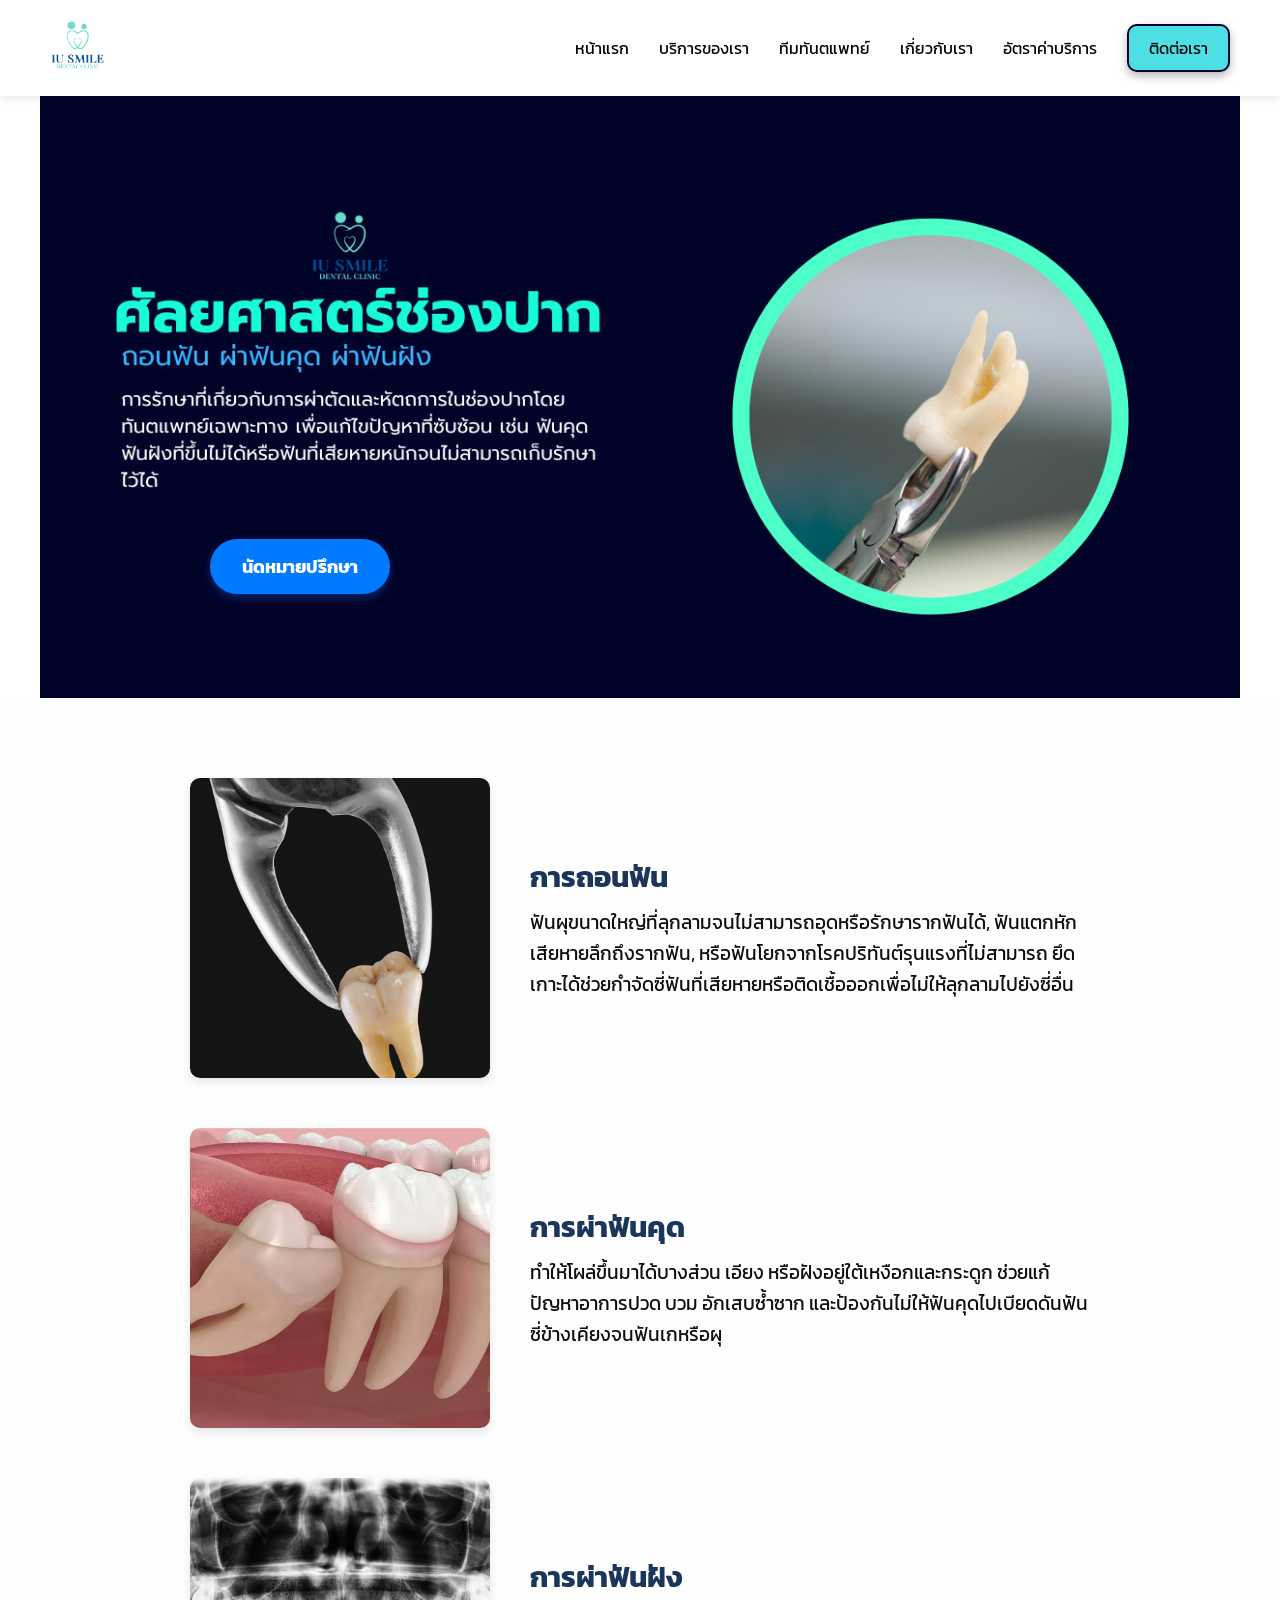
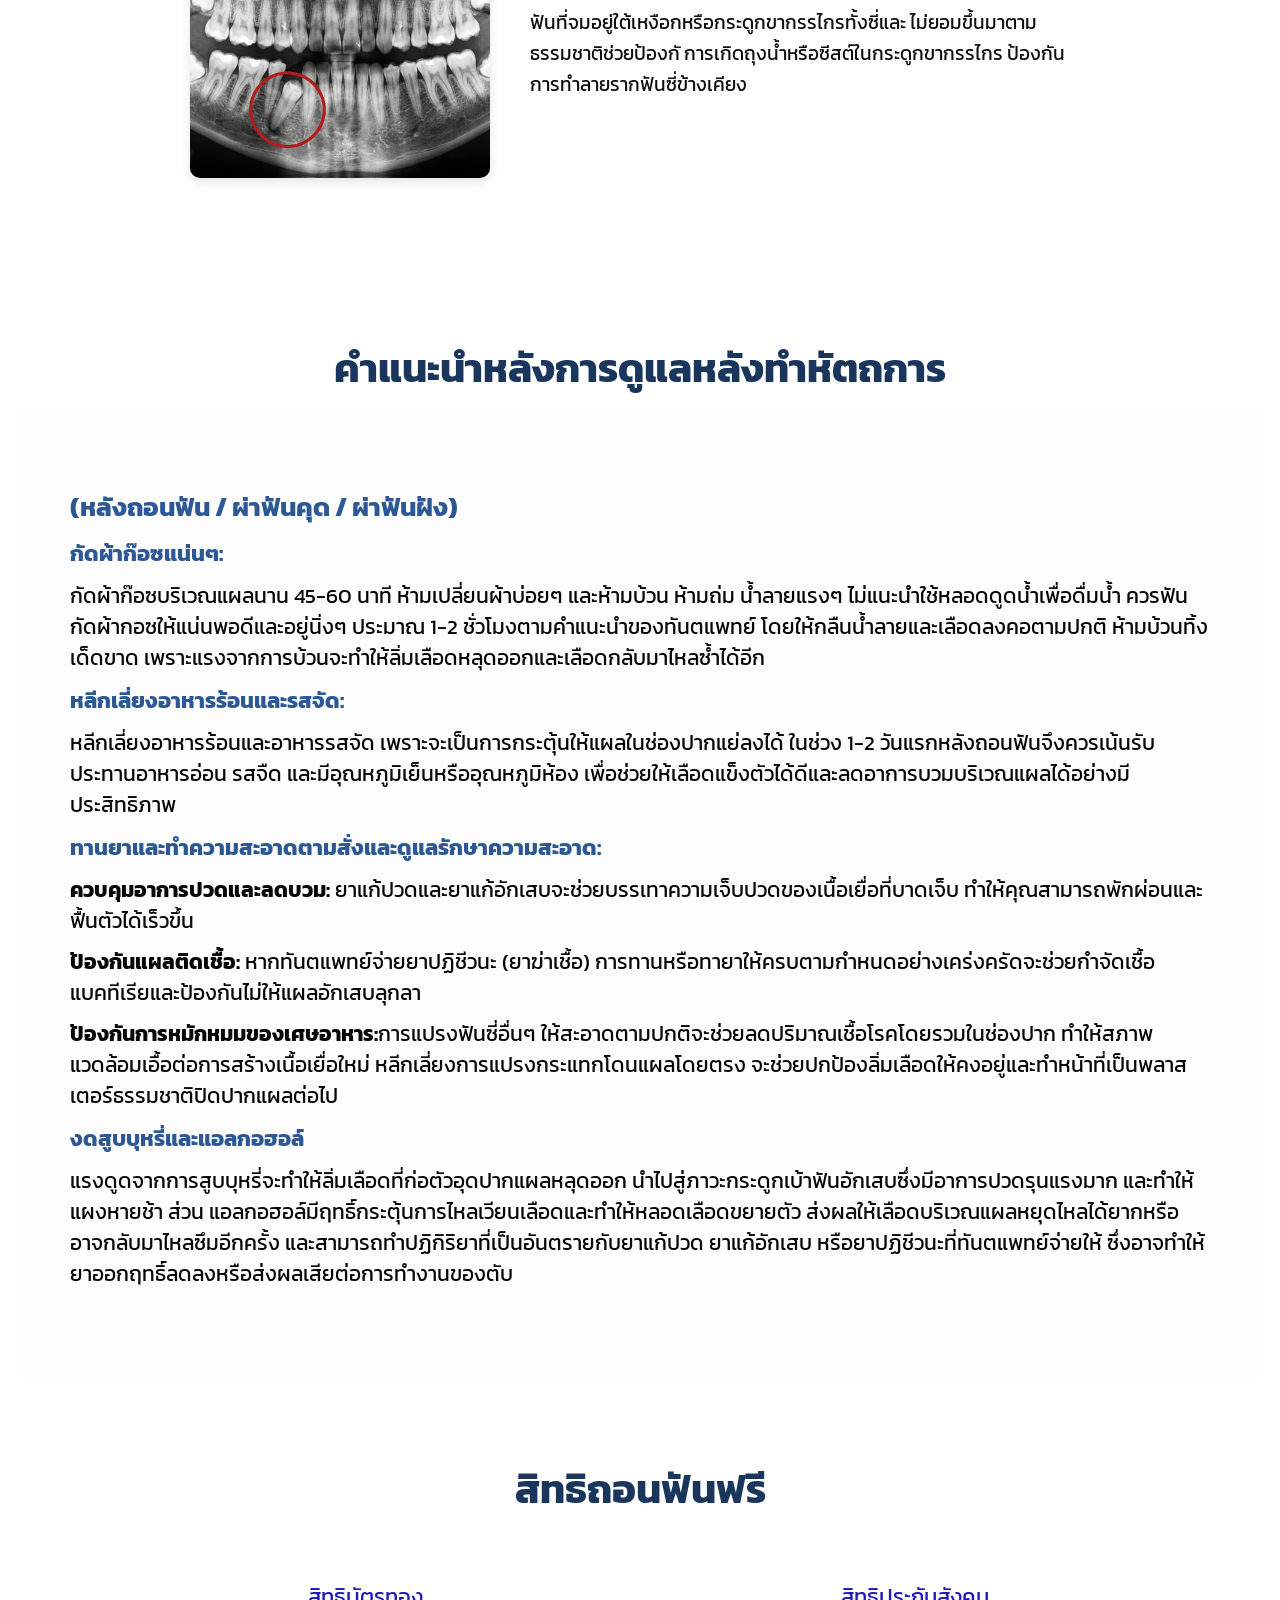
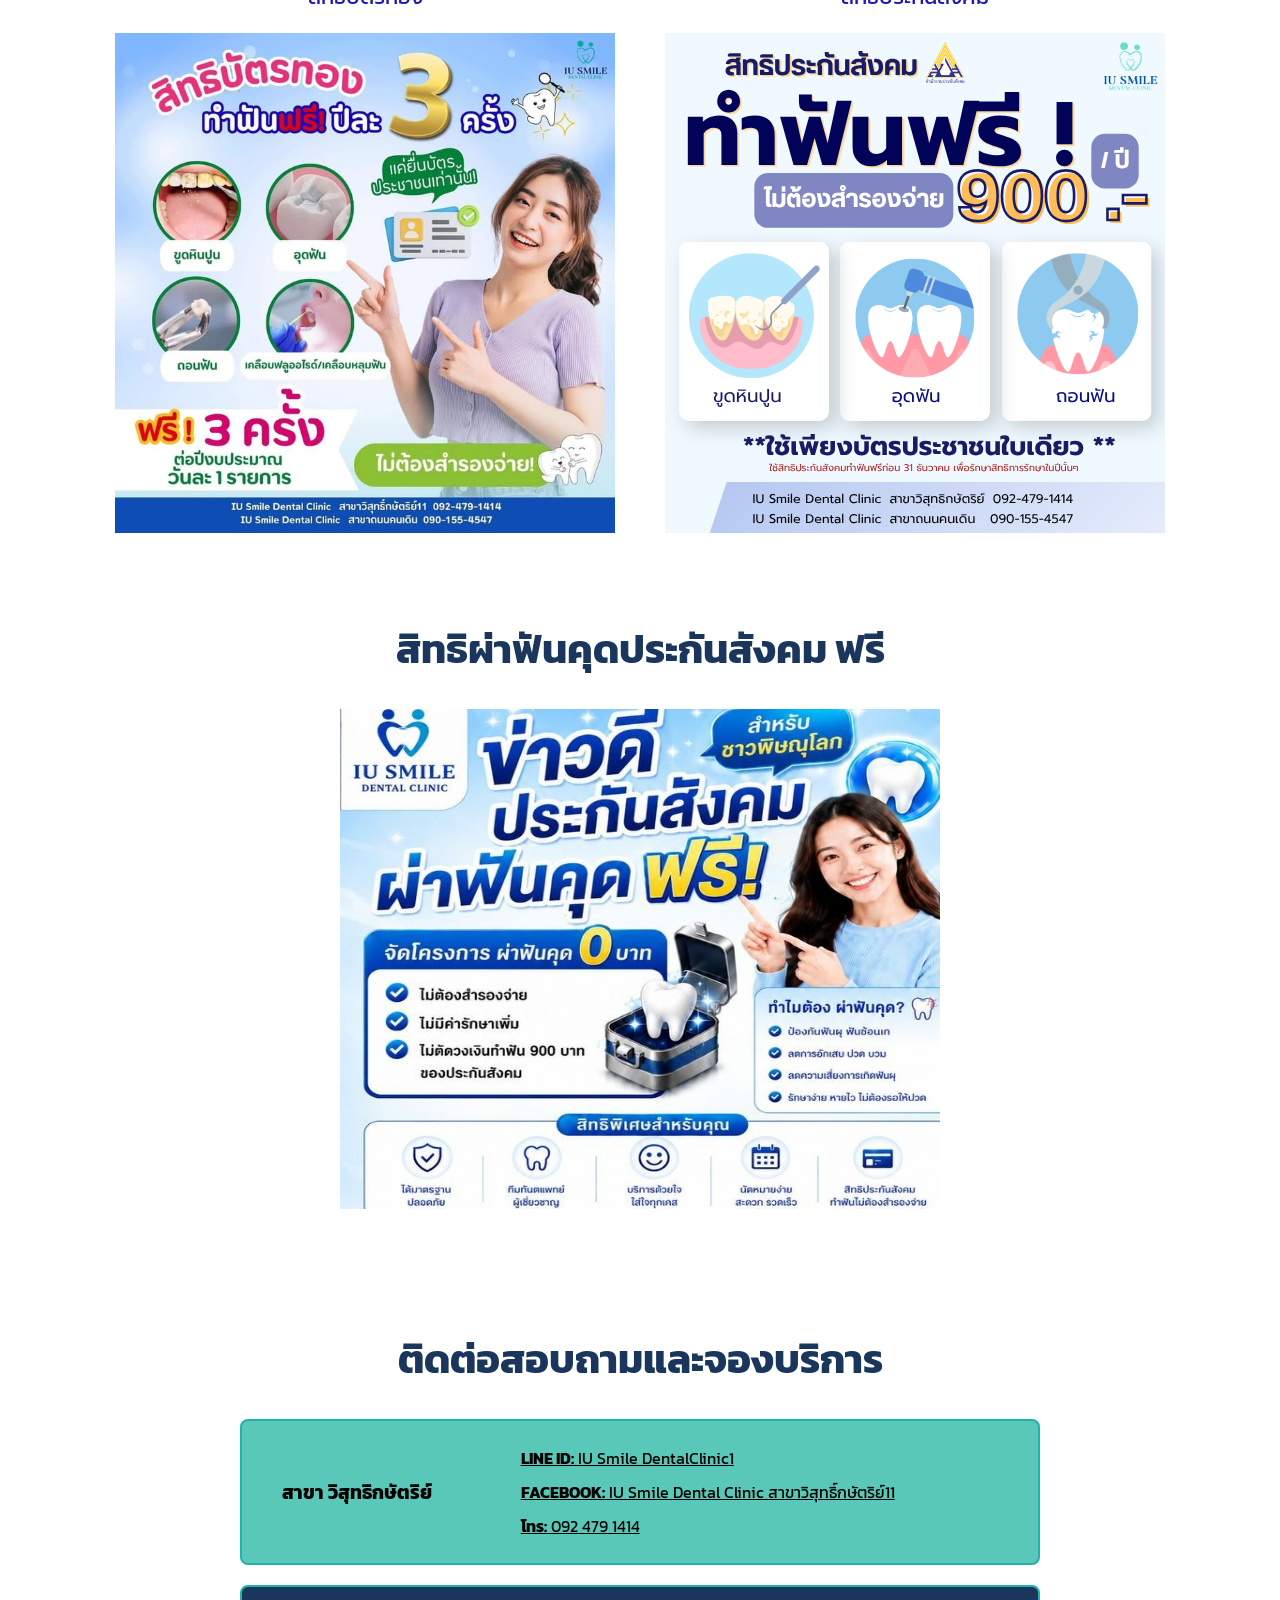
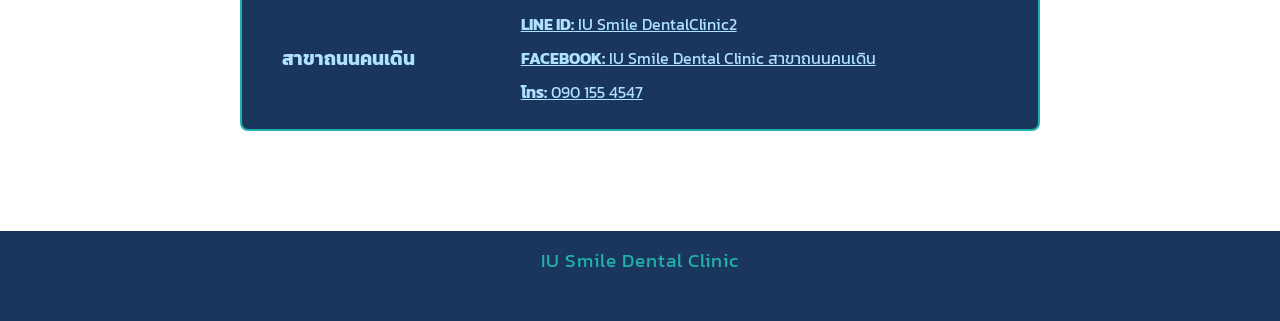
<file: service-sur.html>
<!DOCTYPE html>
<html lang="th">

<head>
    <meta charset="UTF-8">
    <meta name="viewport" content="width=device-width, initial-scale=1.0">
    <title>ศัลยศาตร์ช่องปาก</title>
    <link rel="preconnect" href="https://fonts.googleapis.com">
    <link rel="preconnect" href="https://fonts.gstatic.com" crossorigin>
    <link href="https://fonts.googleapis.com/css2?family=Kanit:wght@300;400;500;600;700&display=swap" rel="stylesheet">
    <link rel="stylesheet" href="css/style.css">
</head>

<body>
    <header>
        <div class="logo">
            <img src="images/logo.png" alt="โลโก้ IU Smile">
        </div>
         <div class="menu-toggle" id="mobile-menu">
            <span class="bar"></span>
            <span class="bar"></span>
            <span class="bar"></span>
        </div>
        <nav>
            <ul class="nav-list">
                <li><a href="index.html">หน้าแรก</a></li>
                <li class="dropdown">
                    <a href="index.html#services">บริการของเรา</a>
                    <ul class="dropdown-menu">
                        <li><a href="service-implant.html">รากฟันเทียม</a></li>
                        <li><a href="service-denture.html">ฟันปลอม</a></li>
                        <li><a href="service-crown.html">ครอบฟันและวีเนียร์</a></li>
                        <li><a href="service-braces.html">จัดฟันโลหะ</a></li>
                        <li><a href="service-endo.html">รักษารากฟัน</a></li>
                        <li><a href="service-invisalign.html">จัดฟันใส</a></li>
                        <li><a href="service-pedo.html">ทันตกรรมเด็ก</a></li>
                        <li><a href="service-filling.html">อุดฟัน</a></li>
                        <li><a href="service-scaling.html">ขูดหินปูน</a></li>
                        <li><a href="service-sur.html">ถอนฟันผ่าฟันคุด</a></li>
                        <li><a href="service-occ.html">ทันตกรรมบดเคี้ยว</a></li>
                        <li><a href="service-white.html">ฟอกสีฟัน</a></li>
                    </ul>
                </li>
                <li><a href="iu dentist.html">ทีมทันตแพทย์</a></li>
                <li><a href="index.html#about">เกี่ยวกับเรา</a></li>
                <li><a href="iu price.html">อัตราค่าบริการ</a></li>
                <li><a href="index.html#contact" class="contact-btn">ติดต่อเรา</a></li>
            </ul>
        </nav>
    </header>
    <section class="hero-section">
        <div class="hero-left">
            <img src="images/banner.sur.png" alt="IU Smile Banner" class="banner-img">
            <a href="index.html#contact" class="cta-booking-btn"> นัดหมายปรึกษา</a>
        </div>
        <div class="hero-right">
            <img src="images/hero.ext.png" alt="Doctor" class="doctor-img">
        </div>
    </section>
    <section class="feature-section">
        <div class="feature-container">
            <div class="feature-card">
                <img src="images/ext.jpg" alt="รูปชั่วคราว 1">
                <div class="feature-text">
                    <h3>การถอนฟัน </h3>
                    <p>ฟันผุขนาดใหญ่ที่ลุกลามจนไม่สามารถอุดหรือรักษารากฟันได้, ฟันแตกหักเสียหายลึกถึงรากฟัน,
                        หรือฟันโยกจากโรคปริทันต์รุนแรงที่ไม่สามารถ
                        ยึดเกาะได้ช่วยกำจัดซี่ฟันที่เสียหายหรือติดเชื้อออกเพื่อไม่ให้ลุกลามไปยังซี่อื่น</p>
                </div>
            </div>
            <div class="feature-card">
                <img src="images/wisdom.jpg" alt="รูปชั่วคราว 1">
                <div class="feature-text">
                    <h3>การผ่าฟันคุด</h3>
                    <p>ทำให้โผล่ขึ้นมาได้บางส่วน เอียง หรือฝังอยู่ใต้เหงือกและกระดูก
                        ช่วยแก้ปัญหาอาการปวด บวม อักเสบซ้ำซาก
                        และป้องกันไม่ให้ฟันคุดไปเบียดดันฟันซี่ข้างเคียงจนฟันเกหรือผุ</p>
                </div>
            </div>
            <div class="feature-card">
                <img src="images/em.png" alt="รูปชั่วคราว 1">
                <div class="feature-text">
                    <h3>การผ่าฟันฝัง</h3>
                    <p>ฟันที่จมอยู่ใต้เหงือกหรือกระดูกขากรรไกรทั้งซี่และ
                        ไม่ยอมขึ้นมาตามธรรมชาติช่วยป้องกั การเกิดถุงน้ำหรือซีสต์ในกระดูกขากรรไกร
                        ป้องกันการทำลายรากฟันซี่ข้างเคียง </p>
                </div>
            </div>
        </div>
    </section>
    <section class="pocess-imp-section">
        <h2>คำแนะนำหลังการดูแลหลังทำหัตถการ</h2>
        <div class="pocess-imp-container">
            <div class="pocess-imp-text">
                <h3>(หลังถอนฟัน / ผ่าฟันคุด / ผ่าฟันฝัง)</h3>
                <h4>กัดผ้าก๊อซแน่นๆ: </h4>
                <p> กัดผ้าก๊อซบริเวณแผลนาน 45-60 นาที ห้ามเปลี่ยนผ้าบ่อยๆ และห้ามบ้วน ห้ามถ่ม น้ำลายแรงๆ
                    ไม่แนะนำใช้หลอดดูดน้ำเพื่อดื่มน้ำ
                    ควรฟันกัดผ้ากอซให้แน่นพอดีและอยู่นิ่งๆ ประมาณ 1-2 ชั่วโมงตามคำแนะนำของทันตแพทย์
                    โดยให้กลืนน้ำลายและเลือดลงคอตามปกติ ห้ามบ้วนทิ้งเด็ดขาด
                    เพราะแรงจากการบ้วนจะทำให้ลิ่มเลือดหลุดออกและเลือดกลับมาไหลซ้ำได้อีก</p>
            </div>


            <div class="pocess-imp-text">
                <h4>หลีกเลี่ยงอาหารร้อนและรสจัด:</h4>
                <p> หลีกเลี่ยงอาหารร้อนและอาหารรสจัด เพราะจะเป็นการกระตุ้นให้แผลในช่องปากแย่ลงได้
                    ในช่วง 1-2 วันแรกหลังถอนฟันจึงควรเน้นรับประทานอาหารอ่อน รสจืด
                    และมีอุณหภูมิเย็นหรืออุณหภูมิห้อง
                    เพื่อช่วยให้เลือดแข็งตัวได้ดีและลดอาการบวมบริเวณแผลได้อย่างมีประสิทธิภาพ</p>
            </div>

            <div class="pocess-imp-text">
                <h4>ทานยาและทำความสะอาดตามสั่งและดูแลรักษาความสะอาด:</h4>
                <p><strong>ควบคุมอาการปวดและลดบวม:</strong>
                    ยาแก้ปวดและยาแก้อักเสบจะช่วยบรรเทาความเจ็บปวดของเนื้อเยื่อที่บาดเจ็บ
                    ทำให้คุณสามารถพักผ่อนและฟื้นตัวได้เร็วขึ้น </p>
                <p><strong>ป้องกันแผลติดเชื้อ:</strong> หากทันตแพทย์จ่ายยาปฏิชีวนะ (ยาฆ่าเชื้อ)
                    การทานหรือทายาให้ครบตามกำหนดอย่างเคร่งครัดจะช่วยกำจัดเชื้อแบคทีเรียและป้องกันไม่ให้แผลอักเสบลุกลา
                </p>
                <p><strong>ป้องกันการหมักหมมของเศษอาหาร:</strong>การแปรงฟันซี่อื่นๆ
                    ให้สะอาดตามปกติจะช่วยลดปริมาณเชื้อโรคโดยรวมในช่องปาก ทำให้สภาพแวดล้อมเอื้อต่อการสร้างเนื้อเยื่อใหม่
                    หลีกเลี่ยงการแปรงกระแทกโดนแผลโดยตรง
                    จะช่วยปกป้องลิ่มเลือดให้คงอยู่และทำหน้าที่เป็นพลาสเตอร์ธรรมชาติปิดปากแผลต่อไป</p>
            </div>

            <div class="pocess-imp-text">
                <h4>งดสูบบุหรี่และแอลกอฮอล์</h4>
                <p>แรงดูดจากการสูบบุหรี่จะทำให้ลิ่มเลือดที่ก่อตัวอุดปากแผลหลุดออก
                    นำไปสู่ภาวะกระดูกเบ้าฟันอักเสบซึ่งมีอาการปวดรุนแรงมาก และทำให้แผงหายช้า
                    ส่วน แอลกอฮอล์มีฤทธิ์กระตุ้นการไหลเวียนเลือดและทำให้หลอดเลือดขยายตัว
                    ส่งผลให้เลือดบริเวณแผลหยุดไหลได้ยากหรืออาจกลับมาไหลซึมอีกครั้ง
                    และสามารถทำปฏิกิริยาที่เป็นอันตรายกับยาแก้ปวด
                    ยาแก้อักเสบ หรือยาปฏิชีวนะที่ทันตแพทย์จ่ายให้
                    ซึ่งอาจทำให้ยาออกฤทธิ์ลดลงหรือส่งผลเสียต่อการทำงานของตับ</p>
            </div>
        </div>
    </section>
    <section class="free-dental">
        <h2>สิทธิถอนฟันฟรี</h2>
        <div class="free-dental-grid">
            <div class="free-dental-card">
                <p>สิทธิบัตรทอง</p>
                <img src="images/nsso.jpg" alt="สิทธิบัตรทอง">
            </div>
            <div class="free-dental-card">
                <p>สิทธิประกันสังคม</p>
                <img src="images/sos.png" alt="สิทธิประกันสังคม">
            </div>
        </div>
    </section>
    <section class="promotionimp-section">
        <h2>สิทธิผ่าฟันคุดประกันสังคม ฟรี</h2>
        <div class="promotionimp-card">
            <img src="images/sos.impact.jpeg" alt="รูปชั่วคราว 1">
        </div>
    </section>
    <section class="booking-section">
        <h2>ติดต่อสอบถามและจองบริการ</h2>
        <div class="branch-card branch-light">
            <div class="branch-name">
                <h3>สาขา วิสุทธิกษัตริย์</h3>
            </div>
            <div class="branch-contact">
                <p><a href="https://line.me/R/ti/p/@611upybg" target="_blank"><strong>LINE ID:</strong> IU Smile
                        DentalClinic1</a></p>
                <p><a href="https://www.facebook.com/share/18nAfB6ELZ/?mibextid=wwXIfr"
                        target="_blank"><strong>FACEBOOK:</strong> IU Smile Dental Clinic สาขาวิสุทธิ์กษัตริย์11</a></p>
                <p><a href="tel:0924791414"><strong>โทร:</strong> 092 479 1414</a></p>
            </div>
        </div>

        <div class="branch-card branch-dark">
            <div class="branch-name">
                <h3>สาขาถนนคนเดิน</h3>
            </div>
            <div class="branch-contact">
                <p><a href="https://line.me/R/ti/p/@156kwmnh" target="_blank"><strong>LINE ID:</strong> IU Smile
                        DentalClinic2</a></p>
                <p><a href="https://www.facebook.com/share/1AUFNBjcYp/?mibextid=wwXIfr"
                        target="_blank"><strong>FACEBOOK:</strong> IU Smile Dental Clinic สาขาถนนคนเดิน</a></p>
                <p><a href="tel:0901554547"><strong>โทร:</strong> 090 155 4547</a></p>
            </div>
        </div>
        </div>
    </section>

    <section class="site-footer">
        <footer class="site-footer">
            <p>IU Smile Dental Clinic</p>
        </footer>
    </section>
    <script src="script.js"></script>
</body>

</html>
</file>
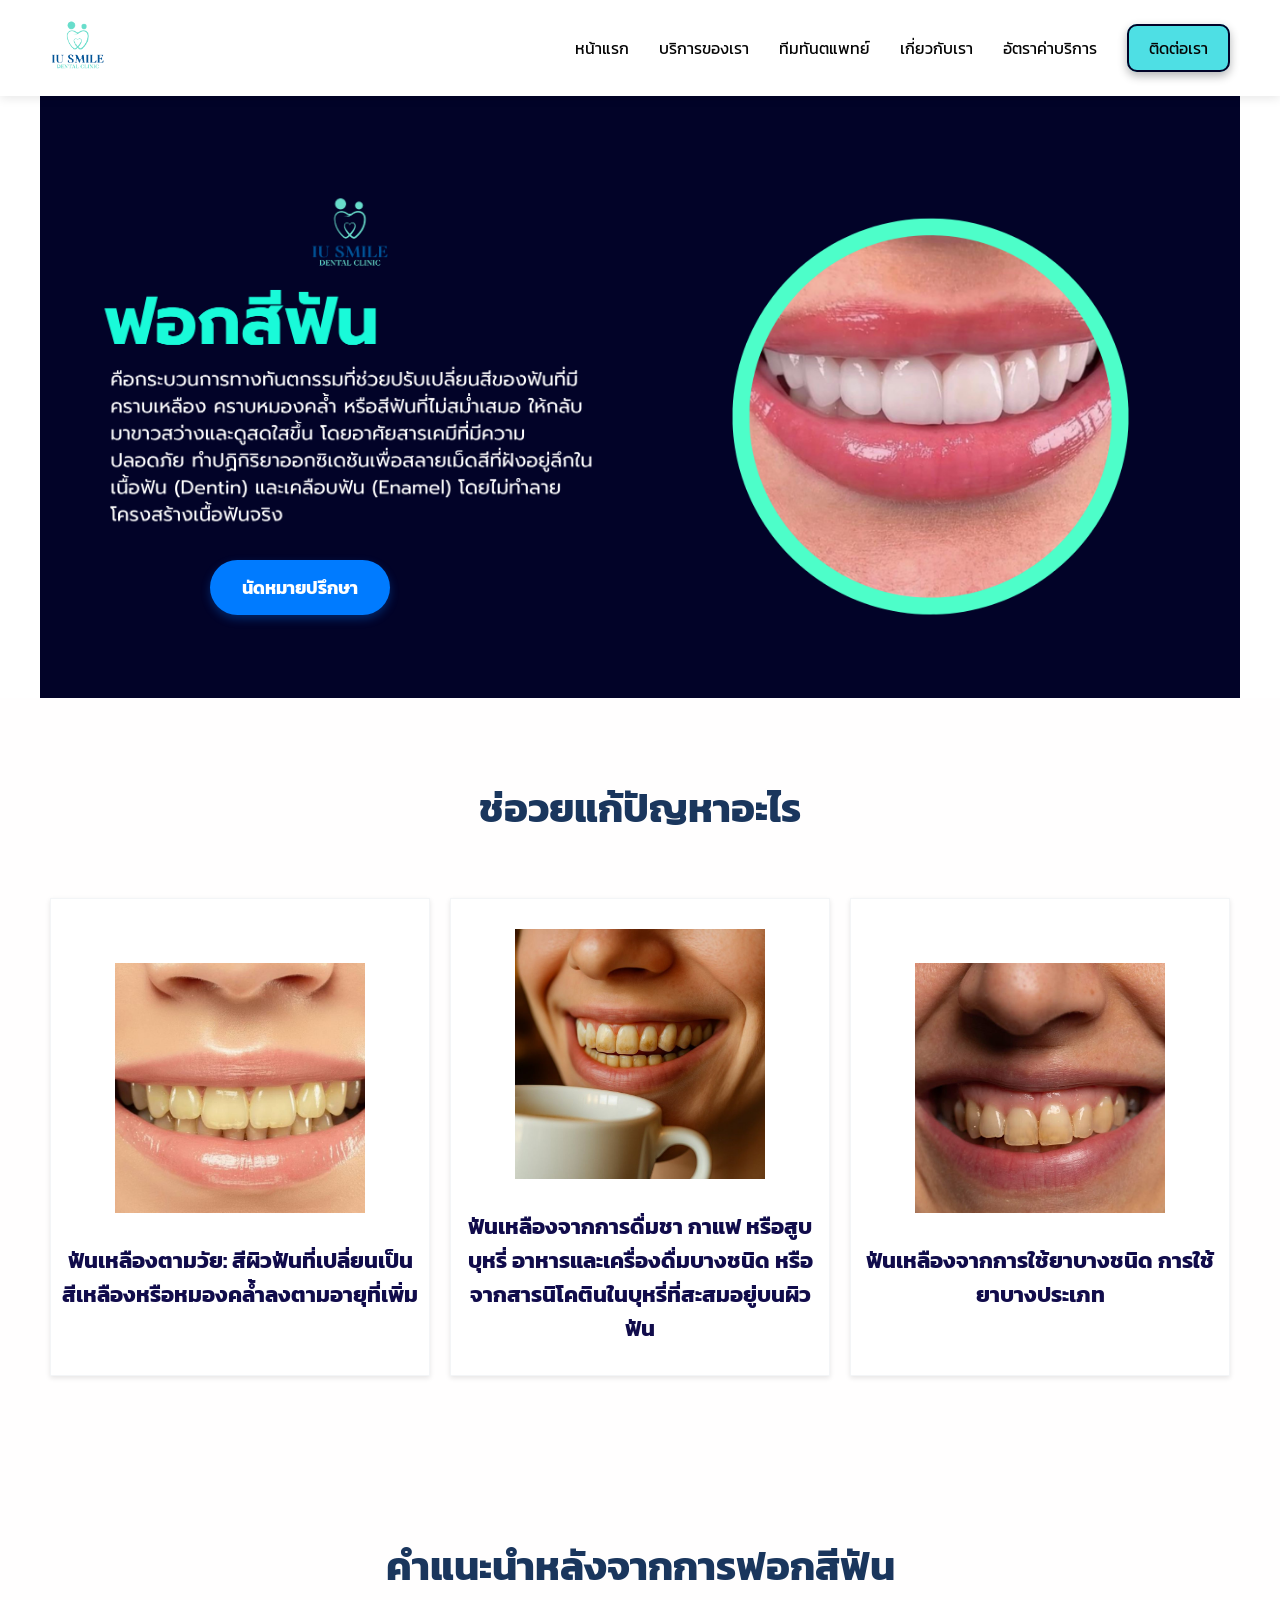
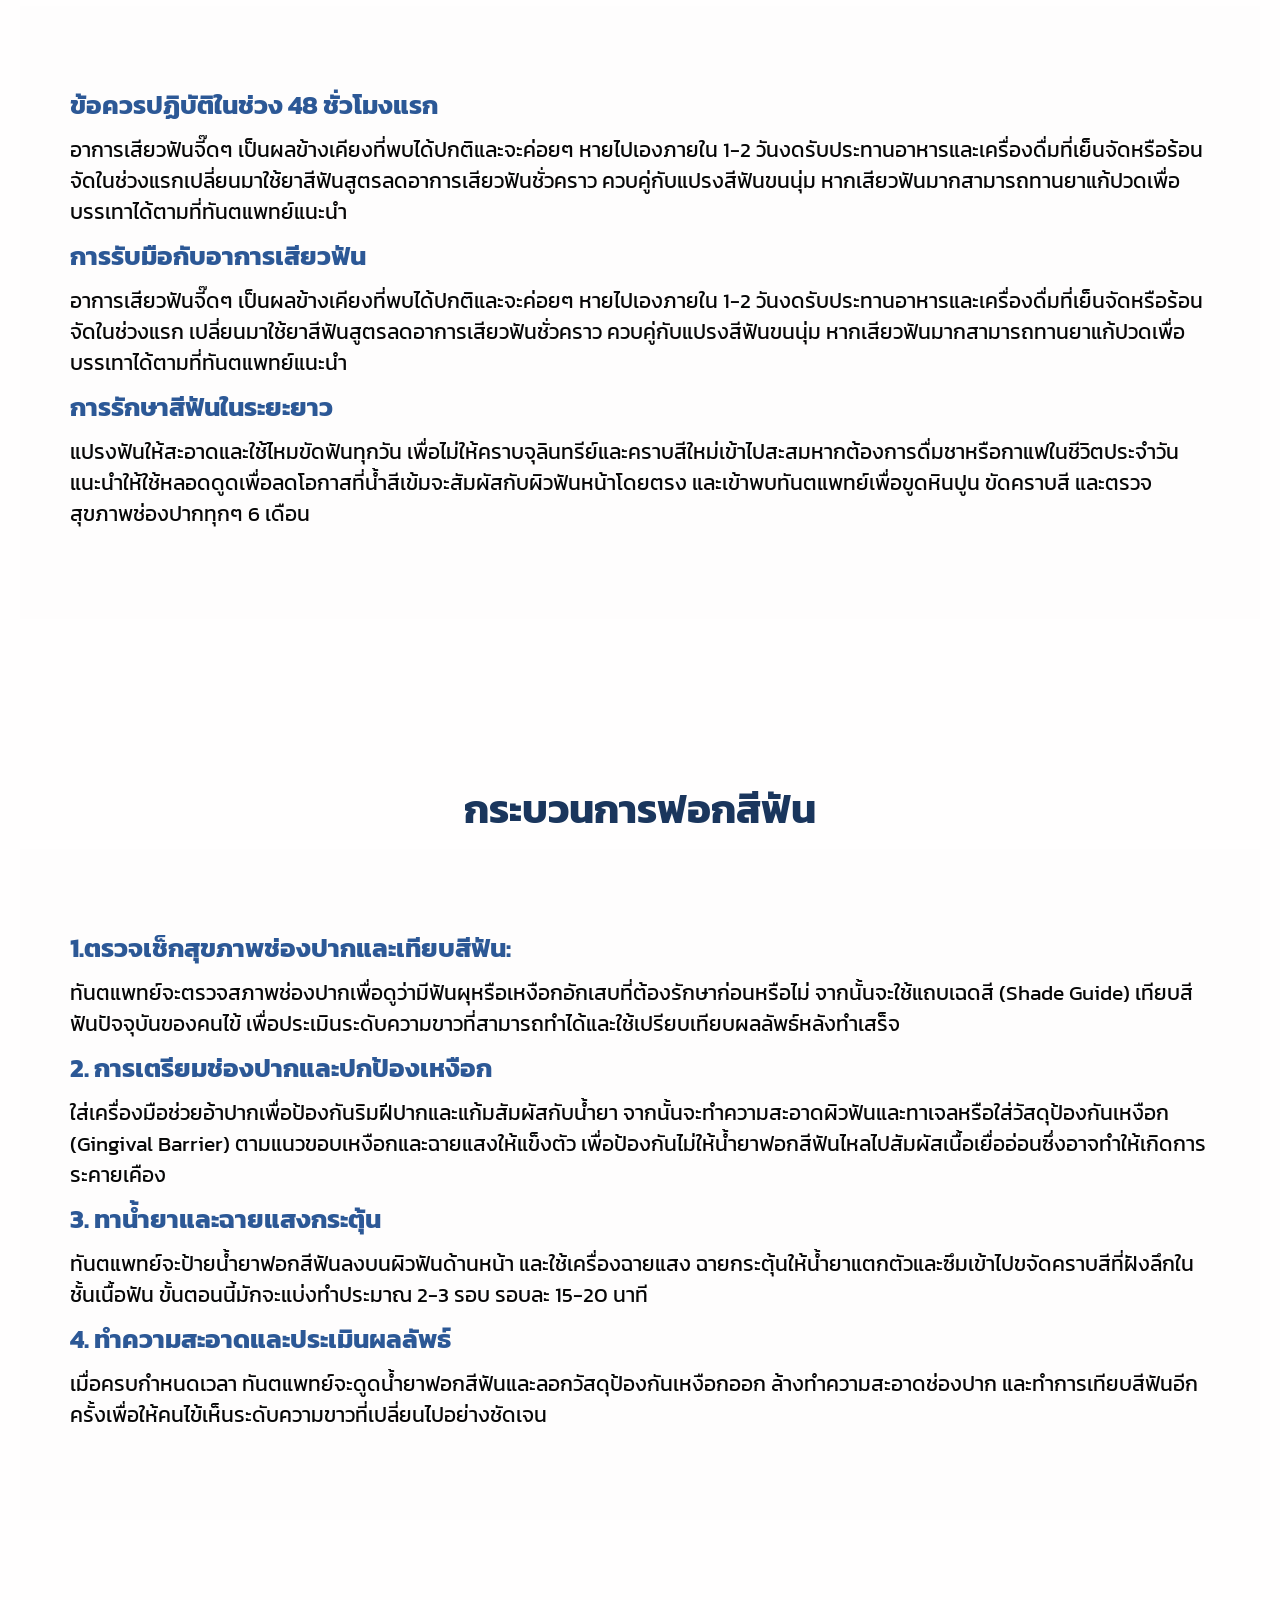
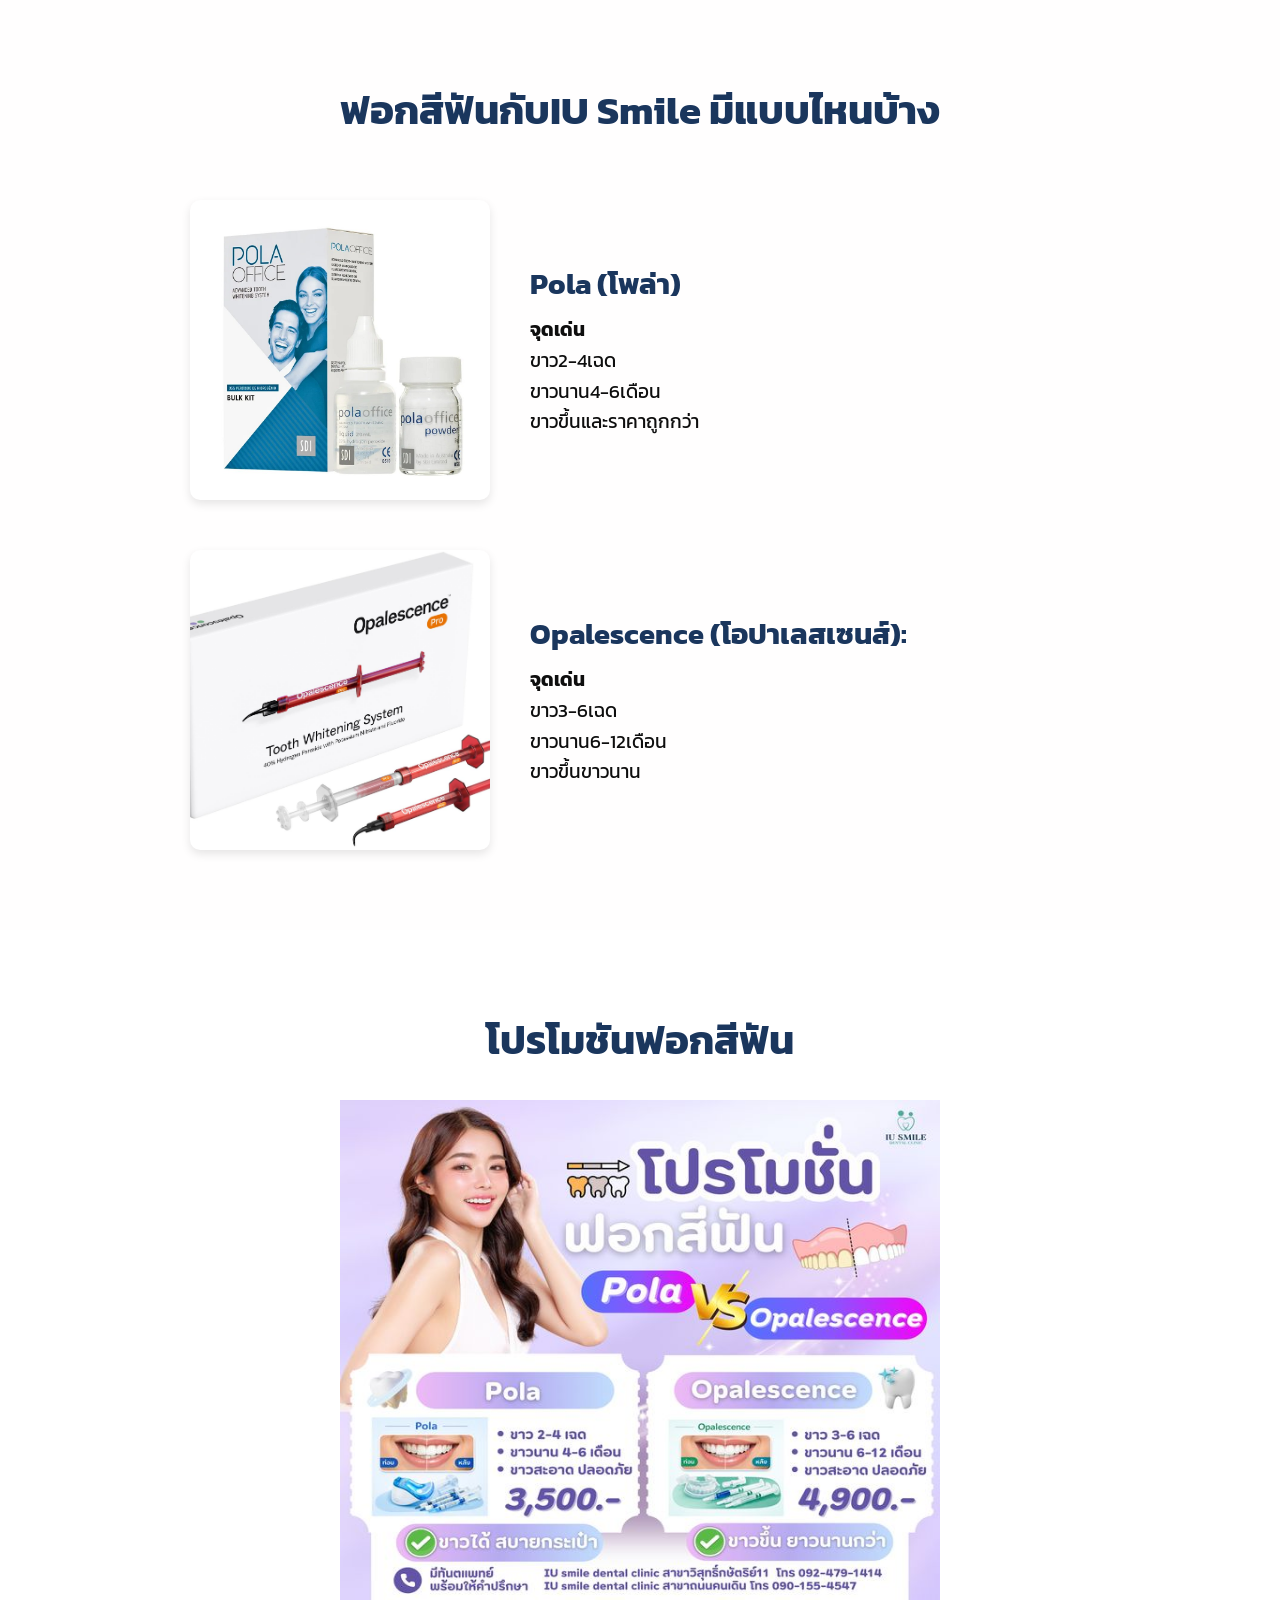
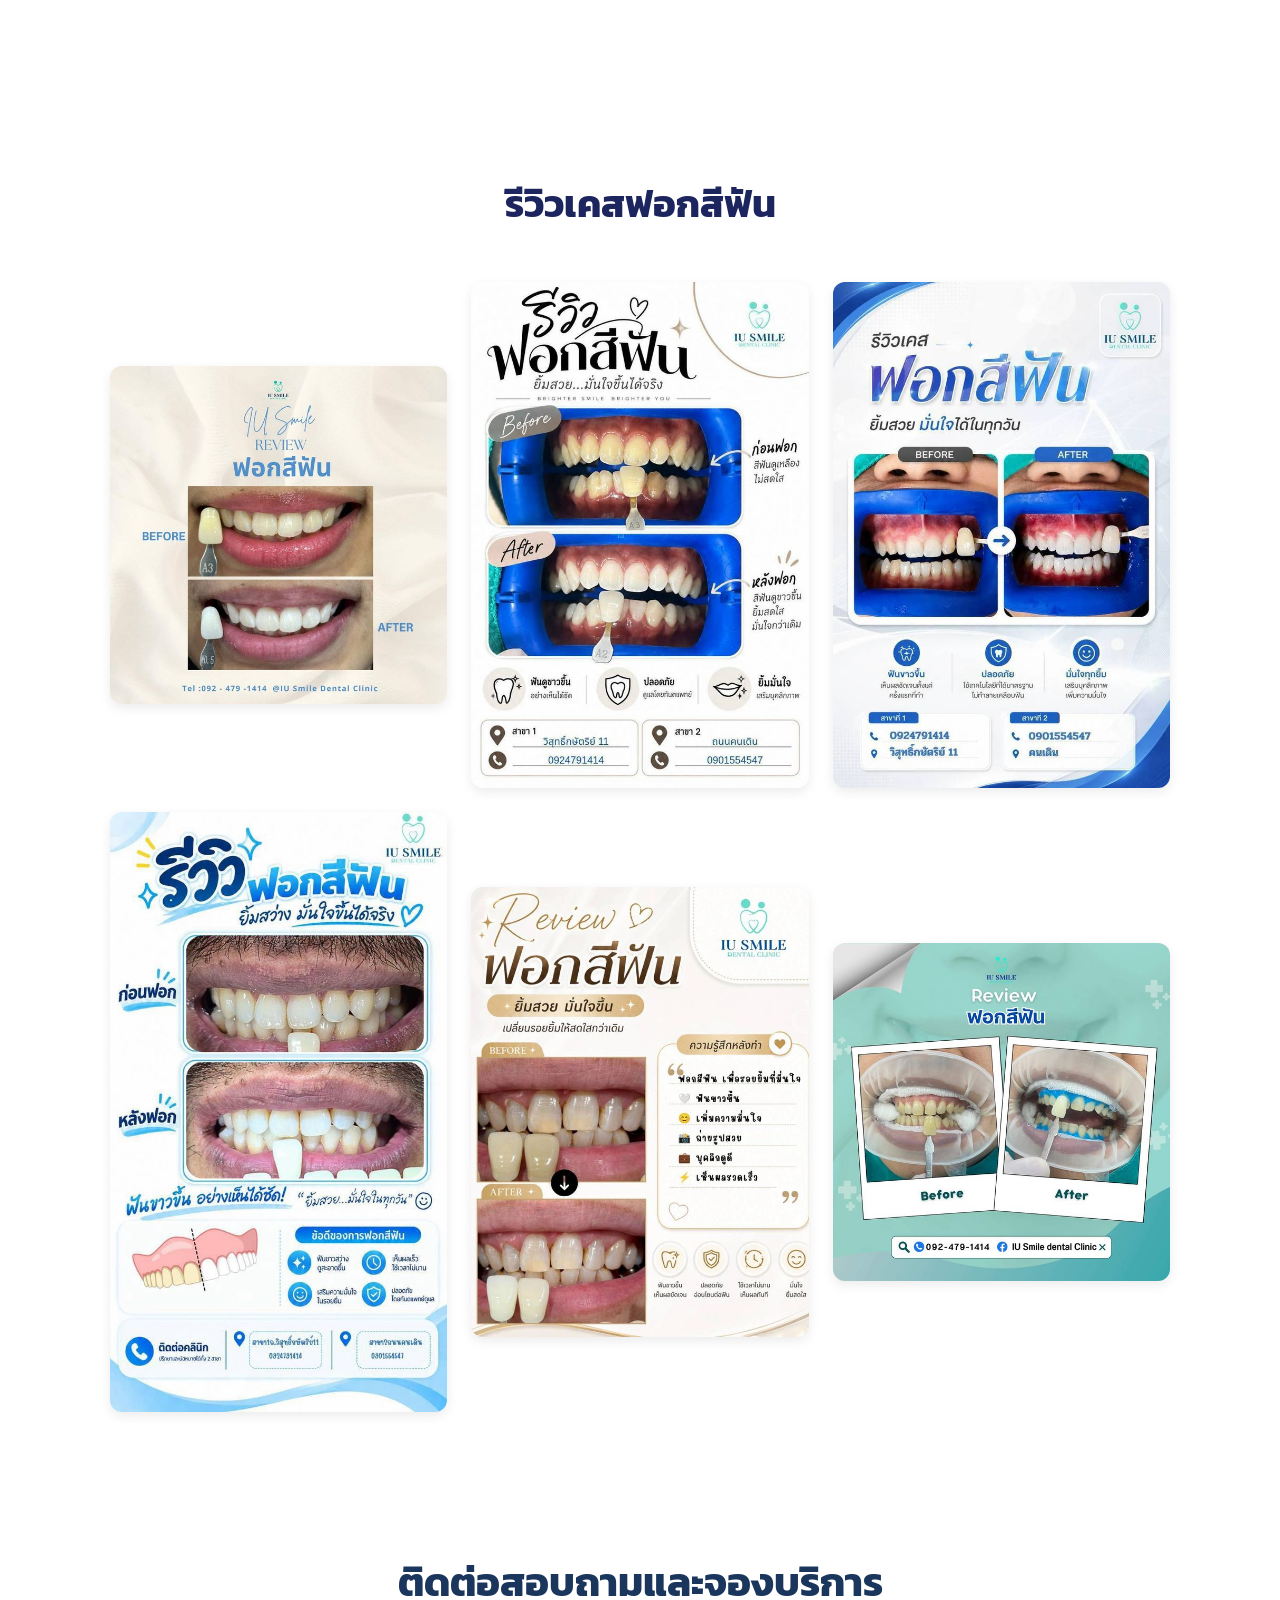
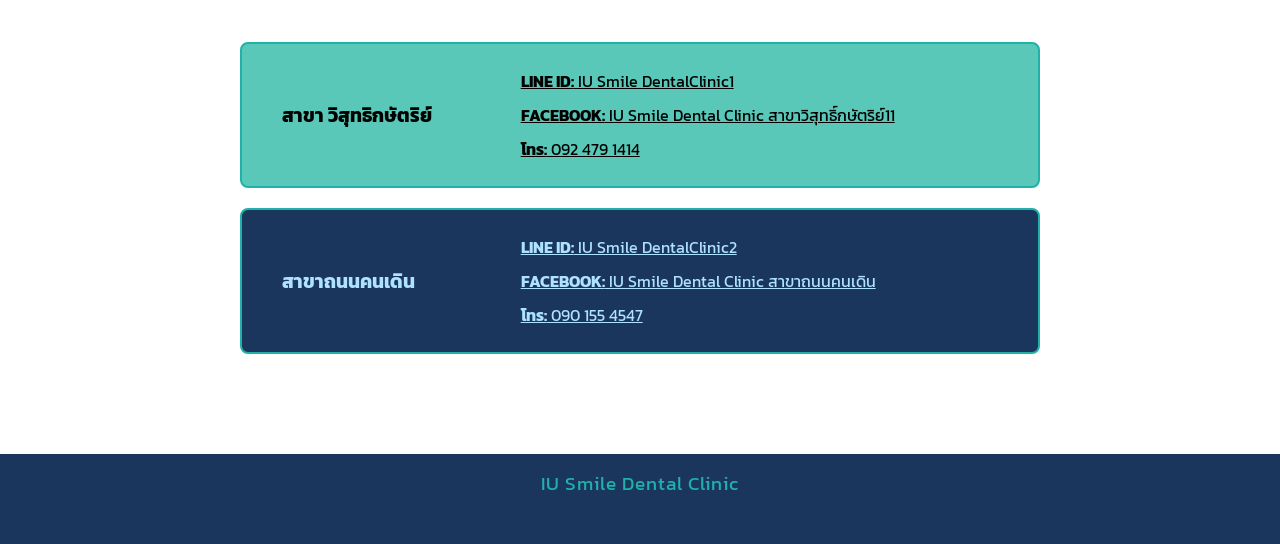
<file: service-white.html>
<!DOCTYPE html>
<html lang="th">

<head>
    <meta charset="UTF-8">
    <meta name="viewport" content="width=device-width, initial-scale=1.0">
    <title>ฟอกสีฟัน</title>
    <link rel="preconnect" href="https://fonts.googleapis.com">
    <link rel="preconnect" href="https://fonts.gstatic.com" crossorigin>
    <link href="https://fonts.googleapis.com/css2?family=Kanit:wght@300;400;500;600;700&display=swap" rel="stylesheet">
    <link rel="stylesheet" href="css/style.css">
</head>

<body>
    <header>
        <div class="logo">
            <img src="images/logo.png" alt="โลโก้ IU Smile">
        </div>
         <div class="menu-toggle" id="mobile-menu">
            <span class="bar"></span>
            <span class="bar"></span>
            <span class="bar"></span>
        </div>
        <nav>
            <ul class="nav-list">
                <li><a href="index.html">หน้าแรก</a></li>
                <li class="dropdown">
                    <a href="index.html#services">บริการของเรา</a>
                    <ul class="dropdown-menu">
                        <li><a href="service-implant.html">รากฟันเทียม</a></li>
                        <li><a href="service-denture.html">ฟันปลอม</a></li>
                        <li><a href="service-crown.html">ครอบฟันและวีเนียร์</a></li>
                        <li><a href="service-braces.html">จัดฟันโลหะ</a></li>
                        <li><a href="service-endo.html">รักษารากฟัน</a></li>
                        <li><a href="service-invisalign.html">จัดฟันใส</a></li>
                        <li><a href="service-pedo.html">ทันตกรรมเด็ก</a></li>
                        <li><a href="service-filling.html">อุดฟัน</a></li>
                        <li><a href="service-scaling.html">ขูดหินปูน</a></li>
                        <li><a href="service-sur.html">ถอนฟันผ่าฟันคุด</a></li>
                        <li><a href="service-occ.html">ทันตกรรมบดเคี้ยว</a></li>
                        <li><a href="service-white.html">ฟอกสีฟัน</a></li>
                    </ul>
                </li>
                <li><a href="iu dentist.html">ทีมทันตแพทย์</a></li>
                <li><a href="index.html#about">เกี่ยวกับเรา</a></li>
                <li><a href="iu price.html">อัตราค่าบริการ</a></li>
                <li><a href="index.html#contact" class="contact-btn">ติดต่อเรา</a></li>
            </ul>
        </nav>
    </header>
    <section class="hero-section">
        <div class="hero-left">
            <img src="images/banner.white.png" alt="IU Smile Banner" class="banner-img">
            <a href="index.html#contact" class="cta-booking-btn"> นัดหมายปรึกษา</a>
        </div>
        <div class="hero-right">
            <img src="images/hero.white.png" alt="Doctor" class="doctor-img">
        </div>
    </section>
    <section class="function-section">
        <h2>ช่อวยแก้ปัญหาอะไร</h2>
        <div grid class="function-grid">
            <div class="function-card">
                <img src="images/yellowtheet.jpg" alt="รูปชั่วคราว 1">
                <div class="function-text">
                    <h3>ฟันเหลืองตามวัย: สีผิวฟันที่เปลี่ยนเป็นสีเหลืองหรือหมองคล้ำลงตามอายุที่เพิ่ม</h3>
                </div>
            </div>

            <div class="function-card">
                <img src="images/white3.jpg" alt="รูปชั่วคราว 2">
                <div class="function-text">
                    <h3>ฟันเหลืองจากการดื่มชา กาแฟ หรือสูบบุหรี่ อาหารและเครื่องดื่มบางชนิด
                        หรือจากสารนิโคตินในบุหรี่ที่สะสมอยู่บนผิวฟัน</h3>
                </div>
            </div>

            <div class="function-card">
                <img src="images/white2.jpg" alt="รูปชั่วคราว 3">
                <div class="function-text">
                    <h3>ฟันเหลืองจากการใช้ยาบางชนิด การใช้ยาบางประเภท</h3>
                </div>
            </div>
        </div>
    </section>
    <section class="pocess-imp-section">
        <h2>คำแนะนำหลังจากการฟอกสีฟัน</h2>
        <div class="pocess-imp-container">
            <div class="pocess-imp-text">
                <h3>ข้อควรปฏิบัติในช่วง 48 ชั่วโมงแรก</h3>
                <p>อาการเสียวฟันจี๊ดๆ เป็นผลข้างเคียงที่พบได้ปกติและจะค่อยๆ หายไปเองภายใน 1-2
                    วันงดรับประทานอาหารและเครื่องดื่มที่เย็นจัดหรือร้อนจัดในช่วงแรกเปลี่ยนมาใช้ยาสีฟันสูตรลดอาการเสียวฟันชั่วคราว
                    ควบคู่กับแปรงสีฟันขนนุ่ม หากเสียวฟันมากสามารถทานยาแก้ปวดเพื่อบรรเทาได้ตามที่ทันตแพทย์แนะนำ</p>
            </div>
            <div class="pocess-imp-text">
                <h3>การรับมือกับอาการเสียวฟัน</h3>
                <p>อาการเสียวฟันจี๊ดๆ เป็นผลข้างเคียงที่พบได้ปกติและจะค่อยๆ หายไปเองภายใน 1-2
                    วันงดรับประทานอาหารและเครื่องดื่มที่เย็นจัดหรือร้อนจัดในช่วงแรก
                    เปลี่ยนมาใช้ยาสีฟันสูตรลดอาการเสียวฟันชั่วคราว ควบคู่กับแปรงสีฟันขนนุ่ม
                    หากเสียวฟันมากสามารถทานยาแก้ปวดเพื่อบรรเทาได้ตามที่ทันตแพทย์แนะนำ</p>
            </div>
            <div class="pocess-imp-text">
                <h3>การรักษาสีฟันในระยะยาว</h3>
                <p>แปรงฟันให้สะอาดและใช้ไหมขัดฟันทุกวัน
                    เพื่อไม่ให้คราบจุลินทรีย์และคราบสีใหม่เข้าไปสะสมหากต้องการดื่มชาหรือกาแฟในชีวิตประจำวัน
                    แนะนำให้ใช้หลอดดูดเพื่อลดโอกาสที่น้ำสีเข้มจะสัมผัสกับผิวฟันหน้าโดยตรง
                    และเข้าพบทันตแพทย์เพื่อขูดหินปูน
                    ขัดคราบสี และตรวจสุขภาพช่องปากทุกๆ 6 เดือน</p>
            </div>
        </div>
    </section>
    <section class="pocess-imp-section">
        <h2>กระบวนการฟอกสีฟัน</h2>
        <div class="pocess-imp-container">
            <div class="pocess-imp-text">
                <h3>1.ตรวจเช็กสุขภาพช่องปากและเทียบสีฟัน: </h3>
                <p>ทันตแพทย์จะตรวจสภาพช่องปากเพื่อดูว่ามีฟันผุหรือเหงือกอักเสบที่ต้องรักษาก่อนหรือไม่
                    จากนั้นจะใช้แถบเฉดสี (Shade Guide) เทียบสีฟันปัจจุบันของคนไข้
                    เพื่อประเมินระดับความขาวที่สามารถทำได้และใช้เปรียบเทียบผลลัพธ์หลังทำเสร็จ</p>
            </div>
            <div class="pocess-imp-text">
                <h3>2. การเตรียมช่องปากและปกป้องเหงือก</h3>
                <p> ใส่เครื่องมือช่วยอ้าปากเพื่อป้องกันริมฝีปากและแก้มสัมผัสกับน้ำยา
                    จากนั้นจะทำความสะอาดผิวฟันและทาเจลหรือใส่วัสดุป้องกันเหงือก
                    (Gingival Barrier) ตามแนวขอบเหงือกและฉายแสงให้แข็งตัว
                    เพื่อป้องกันไม่ให้น้ำยาฟอกสีฟันไหลไปสัมผัสเนื้อเยื่ออ่อนซึ่งอาจทำให้เกิดการระคายเคือง</p>
            </div>
            <div class="pocess-imp-text">
                <h3>3. ทาน้ำยาและฉายแสงกระตุ้น</h3>
                <p>ทันตแพทย์จะป้ายน้ำยาฟอกสีฟันลงบนผิวฟันด้านหน้า และใช้เครื่องฉายแสง
                    ฉายกระตุ้นให้น้ำยาแตกตัวและซึมเข้าไปขจัดคราบสีที่ฝังลึกในชั้นเนื้อฟัน
                    ขั้นตอนนี้มักจะแบ่งทำประมาณ 2-3 รอบ รอบละ 15-20 นาที </p>
            </div>
            <div class="pocess-imp-text">
                <h3>4. ทำความสะอาดและประเมินผลลัพธ์</h3>
                <p> เมื่อครบกำหนดเวลา ทันตแพทย์จะดูดน้ำยาฟอกสีฟันและลอกวัสดุป้องกันเหงือกออก
                    ล้างทำความสะอาดช่องปาก
                    และทำการเทียบสีฟันอีกครั้งเพื่อให้คนไข้เห็นระดับความขาวที่เปลี่ยนไปอย่างชัดเจน</p>
            </div>
        </div>
    </section>

    <section class="feature-section">
        <h2>ฟอกสีฟันกับIU Smile มีแบบไหนบ้าง</h2>
        <div class="feature-container">
            <div class="feature-card">
                <img src="images/pola.jpg">
                <div class="feature-text">
                    <h3>Pola (โพล่า)</h3>
                    <p><strong>จุดเด่น</strong></p>
                    <p>ขาว2-4เฉด<br>ขาวนาน4-6เดือน<br>ขาวขึ้นและราคาถูกกว่า</p>
                </div>
            </div>
            <div class="feature-card">
                <img src="images/opalesence.jpg">
                <div class="feature-text">
                    <h3>Opalescence (โอปาเลสเซนส์):</h3>
                    <p><strong>จุดเด่น</strong></p>
                    <p>ขาว3-6เฉด<br>ขาวนาน6-12เดือน<br>ขาวขึ้นขาวนาน</p>
                </div>
            </div>
        </div>
    </section>
    <section class="promotionimp-section">
        <h2>โปรโมชันฟอกสีฟัน</h2>
        <div class="promotionimp-card">
            <img src="images/pm.white.jpeg">
        </div>
    </section>
    <section class="review2-section">
        <h2>รีวิวเคสฟอกสีฟัน</h2>
        <div class="review2-grid">
            <div class="review2-crad">
                <img src="images/wh.re.jpeg" alt="สิทธิบัตรทอง">
            </div>
            <div class="review2-crad">
                <img src="images/wh.re2.jpeg" alt="สิทธิประกันสังคม">
            </div>
            <div class="review2-crad">
                <img src="images/wh.re3.jpeg" alt="สิทธิประกันสังคม">
            </div>
            <div class="review2-crad">
                <img src="images/wh.re4.jpeg" alt="สิทธิประกันสังคม">
            </div>
            <div class="review2-crad">
                <img src="images/wh.re5.jpeg" alt="สิทธิประกันสังคม">
            </div>
            <div class="review2-crad">
                <img src="images/wh.re6.jpeg" alt="สิทธิประกันสังคม">
            </div>
        </div>
    </section>
    <section class="booking-section">
        <h2>ติดต่อสอบถามและจองบริการ</h2>
        <div class="branch-card branch-light">
            <div class="branch-name">
                <h3>สาขา วิสุทธิกษัตริย์</h3>
            </div>
            <div class="branch-contact">
                <p><a href="https://line.me/R/ti/p/@611upybg" target="_blank"><strong>LINE ID:</strong> IU Smile
                        DentalClinic1</a></p>
                <p><a href="https://www.facebook.com/share/18nAfB6ELZ/?mibextid=wwXIfr"
                        target="_blank"><strong>FACEBOOK:</strong> IU Smile Dental Clinic สาขาวิสุทธิ์กษัตริย์11</a></p>
                <p><a href="tel:0924791414"><strong>โทร:</strong> 092 479 1414</a></p>
            </div>
        </div>

        <div class="branch-card branch-dark">
            <div class="branch-name">
                <h3>สาขาถนนคนเดิน</h3>
            </div>
            <div class="branch-contact">
                <p><a href="https://line.me/R/ti/p/@156kwmnh" target="_blank"><strong>LINE ID:</strong> IU Smile
                        DentalClinic2</a></p>
                <p><a href="https://www.facebook.com/share/1AUFNBjcYp/?mibextid=wwXIfr"
                        target="_blank"><strong>FACEBOOK:</strong> IU Smile Dental Clinic สาขาถนนคนเดิน</a></p>
                <p><a href="tel:0901554547"><strong>โทร:</strong> 090 155 4547</a></p>
            </div>
        </div>
        </div>
    </section>
    <section class="site-footer">
        <footer class="site-footer">
            <p>IU Smile Dental Clinic</p>
        </footer>
    </section>
    <script src="script.js"></script>
</body>

</html>
</file>
<file: css/style.css>
* {
     margin: 0;
     padding: 0;
     box-sizing: border-box;
     font-family: 'Kanit', sans-serif;
 }

 header {
     display: flex;
     justify-content: space-between;
     align-items: center;
     padding: 20px 50px;
     background-color: #ffffff;
     box-shadow: 0 2px 10px rgba(0, 0, 0, 0.1);
     position: sticky;
     top: 0;
     z-index: 100;
 }

 .logo img {
     height: 50px;
     width: auto;
 }

 .menu-toggle {
     display: none;
     cursor: pointer;
     flex-direction: column;
     gap: 5px;
 }

 .menu-toggle .bar {
     width: 25px;
     height: 3px;
     background-color: #05085a;
     transition: 0.3s ease;
 }

 nav ul {
     list-style: none;
     display: flex;
     gap: 30px;
 }

 nav a {
     text-decoration: none;
     color: #040404;
     font-weight: light;
 }

 nav a:hover {
     color: hsl(250, 84%, 27%);
 }

 .dropdown {
     position: relative;
 }

 .dropdown-menu {
     display: none;
     position: absolute;
     top: 100%;
     left: 0;
     background-color: #ffffff;
     box-shadow: 0 4px 8px rgba(0, 0, 0, 0.1);
     min-width: 150px;
     padding: 10px 0;
     border-radius: 8px;
     max-height: 70vh;
     overflow-y: auto;
 }

 .dropdown-menu li {
     list-style: none;
 }

 .dropdown-menu li a {
     padding: 10px 20px;
     display: block;
     color: #005662;
 }

 .dropdown:hover .dropdown-menu {
     display: block;
 }

 .contact-btn {
     border: 2px solid #020328;
     background-color: #4edfe4;
     box-shadow: 0 4px 10px rgba(8, 10, 12, 0.3);
     padding: 10px 20px;
     border-radius: 10px;
     transition: all 0.3s ease;
 }

 .contact-btn:hover {
     background-color: #c6e1ff;
     color: #000000;
 }

 .hero-section {
     background-color: #020328;
     display: flex;
     align-items: center;
     justify-content: space-between;
     position: relative;
     max-width: 1200px;
     margin: 0 auto;
     padding: 40px 20px;
     min-height: 60vh;
 }

 .hero-left {
     flex: 1;
     background-color: #020328;
     display: flex;
     flex-direction: column;
     align-items: flex-start;
     gap: 20px;
 }

 .banner-img {
     width: 100%;
     height: auto;
     display: block;
     margin-top: 2px;
 }

 .cta-booking-btn {
     display: inline-block;
     background-color: #007bff;
     color: #ffffff;
     padding: 14px 32px;
     font-size: 18px;
     font-weight: bold;
     margin-top: 10px;
     margin-left: 150px;
     text-decoration: none;
     border-radius: 30px;
     box-shadow: 0 4px 10px rgba(0, 123, 255, 0.3);
     transition: background-color 0.3s ease, transform 0.2s ease;
 }

 .cta-booking-btn:hover {
     background-color: #00b0b3;
     transform: translateY(-2px);
 }

 .hero-right {
     flex: 1;
     position: relative;
     display: flex;
     justify-content: center;
     background-color: #020328;
 }

 .doctor-img {
     width: 75%;
     height: auto;
     display: block;
 }


 .floating-card {
     position: absolute;
     width: 160px;
     box-shadow: 0 10px 20px rgba(0, 0, 0, 0.15);
     border-radius: 12px;
     z-index: 10;
 }

 .card-1 {
     top: 6%;
     left: 48%;
 }

 .card-2 {
     top: 38%;
     left: 45%;

 }

 .card-3 {
     bottom: 7%;
     left: 47%;
 }

 .function-section {
     padding: 80px 50px;
     background-color: #fffefe;
     text-align: center;
 }

 .function-section h2 {
     font-size: 2.5rem;
     color: #1A365D;
     margin-bottom: 60px;
 }

 .function-grid {
     display: grid;
     grid-template-columns: repeat(3, 1fr);
     gap: 20px;
     max-width: 1200px;
     margin: 0 auto;
 }

 .function-card {
     background-color: #ffffff;
     border: 1px solid #f3f5f7;
     box-shadow: 0 2px 5px rgba(0, 0, 0, 0.1);
     padding: 30px 10px;
     display: flex;
     flex-direction: column;
     align-items: center;
     justify-content: center;
     transition: 0.3s;
 }

 .function-card h3 {
     color: #110c4b;
     font-size: 1.4rem;
     font-weight: bold;
     text-align: center;
     margin-top: 20px;


 }

 .function-card:hover {
     transform: scale(1.05);
     box-shadow: 0 5px 15px rgba(207, 152, 152, 0.1);
 }

 .function-card img {
     width: 250px;
     height: 250px;
     object-fit: cover;
     background-color: #D6D2D6;
 }

 .function-text {
     text-align: left;
     font-size: 1.0rem;
     margin-top: 10px;
 }

 .dentist-team-section {
     max-width: 1100px;
     margin: 0 auto;
     padding: 40px 16px;
 }

 .dentist-team-section h2 {
     text-align: center;
     font-size: 2.5rem;
     color: #04074a;
 }

 .specialty-group {
     margin-bottom: 40px;
 }

 .specialty-title {
     color: #0d9488;
     margin-bottom: 12px;
     font-size: 1.25rem;
 }


 .accordion-gallery {
     display: flex;
     gap: 2px;
     height: 420px;
     width: 100%;
     overflow: hidden;
     border-radius: 12px;
 }


 .doctor-card {
     position: relative;
     flex: 1;
     cursor: pointer;
     overflow: hidden;
     transition: flex 0.5s cubic-bezier(0.25, 1, 0.5, 1);
 }

 .doctor-card img {
     width: 100%;
     height: 100%;
     object-fit: cover;
     object-position: top center;
     filter: brightness(0.8);
     transition: filter 0.4s ease, transform 0.5s ease;
 }


 .doctor-card.active {
     flex: 4;
     cursor: default;
 }

 .doctor-card.active img {
     filter: brightness(1);
 }

 .doctor-info {
     position: absolute;
     bottom: 0;
     left: 0;
     right: 0;
     padding: 20px;
     background: linear-gradient(transparent, rgba(0, 0, 0, 0.75));
     color: #fff;
     opacity: 0;
     transform: translateY(15px);
     transition: opacity 0.3s ease, transform 0.3s ease;
     pointer-events: none;
 }

 .doctor-card.active .doctor-info {
     opacity: 1;
     transform: translateY(0);
     transition-delay: 0.15s;
 }

 .feature-section {
     padding: 80px 50px;
     background-color: #fffefe;
     text-align: center;
 }

 .feature-section h2 {
     font-size: 2.5rem;
     color: #1A365D;
     margin-bottom: 60px;
 }

 .feature-container {
     display: flex;
     flex-direction: column;
     align-items: center;
     gap: 50px;
     max-width: 900px;
     margin: 0 auto;
 }

 .feature-card {
     display: flex;
     flex-direction: row;
     align-items: center;
     gap: 40px;
     width: 100%;
 }

 .feature-card img {
     width: 300px;
     height: 300px;
     object-fit: cover;
     background-color: #D6D2D6;
     box-shadow: 0 4px 10px rgba(0, 0, 0, 0.1);
     border-radius: 10px;
 }

 .feature-text {
     text-align: left;
     flex: 1;
 }

 .feature-text h3 {
     color: #1A365D;
     font-size: 1.8rem;
     margin-bottom: 10px;
     font-weight: bold;
 }

 .feature-text h4 {
     color: #365d92;
     font-size: 1.6rem;
     margin-bottom: 10px;
 }

 .feature-text p {
     color: #0e0e0e;
     font-size: 1.2rem;
     line-height: 1.6;
 }

 .services-section {
     padding: 80px 50px;
     background-color: #ffffff;
     text-align: center;
 }

 .services-section h2 {
     font-size: 2.5rem;
     color: #1A365D;
     margin-bottom: 50px;
 }

 .services-grid {
     display: grid;
     grid-template-columns: repeat(6, 1fr);
     gap: 20px;
     max-width: 1200px;
     margin: 0 auto;
 }

 .service-card {
     background-color: #ffffff;
     border: 1px solid #ecf4fe;
     box-shadow: 0 2px 5px rgba(0, 0, 0, 0.1);
     padding: 30px 10px;
     display: flex;
     flex-direction: column;
     align-items: center;
     justify-content: center;
     transition: 0.3s;
 }


 .service-card:hover {
     transform: scale(1.05);
     box-shadow: 0 5px 15px rgba(0, 0, 0, 0.1);
     border-color: #00838F;
 }

 .service-card img {
     width: 90px;
     height: 90px;
     object-fit: contain;
     margin-bottom: 20px;
 }

 .service-card h3 {
     color: #000000;
     font-size: 1.1rem;
     font-weight: 500;
 }

 .service-card a {
     text-decoration: none;
     color: #000000;
 }

 .free-dental-grid {
     display: flex;
     flex-direction: row;
     grid-template-columns: repeat(2, 1fr);
     justify-content: center;
     text-align: center;
     gap: 50px;
     max-width: 1200px;
     margin: 0 auto;
 }

 .free-dental h2 {
     font-size: 2.5rem;
     text-align: center;
     color: #1A365D;
     margin-bottom: 60px;
 }

 .free-dental-card p {
     font-size: 1.4rem;
     color: #2017bd;
     font-weight: light;
     margin-bottom: 20px;
 }

 .free-dental-card img {
     width: 500px;
     height: 500px;
     object-fit: cover;
     background-color: #D6D2D6;
 }

 .free-dental-card:hover {
     transform: scale(1.05);
     box-shadow: 0 5px 15px rgba(0, 0, 0, 0.1);
     border-color: #00838F;
 }

 .about-section {
     padding: 80px 50px;
     background-color: #fffefe;
     text-align: center;
 }

 .about-section h2 {
     font-size: 2.5rem;
     color: #1A365D;
     margin-bottom: 60px;
 }

 .about-section h3 {
     font-size: 2.5rem;
     color: #1A365D;
     margin-bottom: 60px;
 }

 .about-container {
     display: flex;
     flex-direction: column;
     align-items: center;
     gap: 50px;
     max-width: 900px;
     margin: 0 auto;
 }

 .about-card {
     display: flex;
     flex-direction: row;
     align-items: center;
     gap: 40px;
     width: 100%;
 }

 .about-card img {
     width: 250px;
     height: 250px;
     object-fit: cover;
     background-color: #D6D2D6;
 }

 .about-text {
     text-align: left;
     flex: 1;
 }

 .about-text h3 {
     color: #1A365D;
     font-size: 1.8rem;
     margin-bottom: 10px;
 }

 .about-text p {
     color: #333333;
     font-size: 1.1rem;
     line-height: 1.6;
 }

 .about-card:nth-child(even) {
     flex-direction: row-reverse;
 }

 .about-gallery {
     max-width: 1200px;
     margin: 40px auto;
     padding: 0 20px;
 }

 .gallery-row {
     display: flex;
     gap: 20px;
     margin-bottom: 20px;
 }

 .top-row .gallery-item {
     flex: 1;
 }

 .bottom-row .gallery-item:nth-child(1) {
     flex: 4;
 }

 .bottom-row .gallery-item:nth-child(2) {
     flex: 6;
 }

 .about-gallery h2 {
     font-size: 2.5rem;
     color: #1A365D;
     margin-bottom: 30px;
     text-align: center;
 }

 .gallery-item img {
     width: 100%;
     height: 300px;
     object-fit: cover;
     border-radius: 8px;
 }

 .gallery-item img:hover {
     transform: scale(1.05);
     transition: transform 0.3s ease;
 }

 .reviews-section {
     padding: 50px 30px;
     background-color: #ffffff;
     text-align: center;
 }

 .reviews-section h2 {
     font-size: 2.5rem;
     color: #1A365D;
     margin-bottom: 50px;
 }

 .branch-review-container {
     background-color: #c9fffb;
     max-width: 1100px;
     margin: 0 auto 40px auto;
     padding: 40px;
     border-radius: 10px;
 }

 .branch-header {
     text-align: center;
     margin-bottom: 30px;
 }

 .branch-header h3 {
     font-size: 1.5rem;
     color: #333;
     margin-bottom: 10px;
 }

 .branch-header p {
     color: #16075c;
     margin-bottom: 15px;
 }

 .rating-info {
     font-size: 1.2rem;
     font-weight: bold;
     color: #333;
 }

 .rating-stars {
     margin: 0 10px;
 }

 .rating-source {
     font-weight: normal;
     font-size: 1rem;
     color: #555;
     margin-left: 20px;
 }

 .review-images {
     display: flex;
     justify-content: space-around;
     gap: 20px;
 }

 .review-images img {
     width: 100%;
     height: auto;
     border-radius: 8px;
     box-shadow: 0 4px 10px rgba(0, 0, 0, 0.1);
     object-fit: cover;
 }

 .review-images img:hover {
     transform: scale(1.05);
     transition: transform 0.3s ease;
 }

 .contract-section {
     padding: 80px 50px;
     background-color: #ffffff;
     text-align: center;
 }

 .contact-section h2 {
     font-size: 2.5rem;
     color: #1A365D;
     font-weight: bold;
     padding-bottom: 80px;
     margin-bottom: 50px;
     text-align: center;
 }

 .contact-grid {
     display: flex;
     flex-direction: row;
     justify-content: center;
     gap: 50px;
     max-width: 1200px;
     margin: 0 auto;
 }

 .contact-branch-p {
     font-size: 1.4rem;
     color: #070530;
     font-weight: light;
     margin-bottom: 25px;
 }

 .contact-branch {
     background-color: #dbf2f2;
     padding: 30px;
     border-radius: 10px;
     width: 600px;
     text-align: center;
 }

 .contact-info ul {
     list-style: none;
     padding: 0;
 }

 .contact-info li {
     margin-bottom: 10px;
 }

 .contact-branch h3 {
     font-size: 1.7rem;
     color: #1A365D;
     margin-bottom: 20px;
 }

 .contact-branch a {
     text-decoration: none;
     color: #032629;
     font-weight: bold;
 }

 .contact-branch a:hover {
     color: #28a3b3;
 }

 .map-image {
     width: 100%;
     height: auto;
     border-radius: 8px;
     box-shadow: 0 4px 10px rgba(0, 0, 0, 0.1);
 }

 .map-image:hover {
     transform: scale(1.02);
     transition: transform 0.3s ease;
 }

 .site-footer {
     background-color: #1A365D;
     text-align: center;
     margin-top: 100px;
     height: 10vh;
     width: 100%;

 }

 .site-footer p {
     color: #20B2AA;
     font-size: 1.2rem;
     margin: 80px;
     letter-spacing: 1px;
     margin-top: 100px;
     padding-top: 15px;
 }

 .pocess-imp-section {
     padding: 80px 20px;
     align-items: center;
     background-color: #fffefe;
     text-align: center;
 }

 .pocess-imp-section h2 {
     font-size: 2.5rem;
     color: #1A365D;
     margin-bottom: 10px;
 }

 .pocess-imp-container {
     padding: 80px 50px;
     align-items: center;
     background-color: #fefdfd;
     text-align: left;
 }

 .pocess-imp-text h3 {
     font-size: 1.6rem;
     color: #2c5896;
     margin-bottom: 10px;
 }

 .pocess-imp-text h4 {
     font-size: 1.4rem;
     color: #2c5896;
     margin-bottom: 10px;
 }

 .pocess-imp-text p {
     font-size: 1.3rem;
     color: #070707;
     margin-bottom: 10px;
 }

 .review2-section {
     padding: 80px 50px;
     align-items: center;
     background-color: #ffffff;
 }

 .review2-section h2 {
     text-align: center;
     color: #1d255e;
     font-size: 2.4rem;
     margin-top: 15px;
 }

 .review2-grid {
     display: grid;
     grid-template-columns: repeat(3, 1fr);
     /* แบ่ง 3 คอลัมน์เท่าๆ กัน */
     align-items: center;
     /* จัดให้รูปที่สูงไม่เท่ากันอยู่กึ่งกลางแนวตั้งสวยงาม (หรือเปลี่ยนเป็น start ถ้าอยากให้ขอบบนเท่ากันเป๊ะ) */
     gap: 24px;
     max-width: 1100px;
     margin: 50px auto 20px auto;
     /* จัดกล่องทั้งชุดให้อยู่กึ่งกลางหน้าจออัตโนมัติ */
     padding: 0 20px;
     box-sizing: border-box;
 }

 .review2-crad {
     display: flex;
     flex-direction: column;
     align-items: center;
 }

 .review2-crad p {
     font-size: 1.4rem;
     color: #2017bd;
     font-weight: light;
     margin-bottom: 20px;
 }

 .review2-crad img {
     width: 100%;
     height: auto;
     display: block;
     border-radius: 12px;
     box-shadow: 0 4px 12px rgba(0, 0, 0, 0.08);
     background-color: #ffffff;
 }

 .review2-crad:hover {
     transform: scale(1.05);
     box-shadow: 0 5px 15px rgba(0, 0, 0, 0.1);
     border-color: #00838F;
 }

 .promotionimp-section {
     padding: 80px 50px;
     align-items: center;
     background-color: #ffffff;
 }

 .promotionimp-section h2 {
     font-size: 2.5rem;
     color: #1A365D;
     margin-bottom: 30px;
     text-align: center;
     margin-top: 0%;
 }

 .promotionimp-card img {
     width: 600px;
     height: 500px;
     margin: 0 auto;
     display: flex;
     flex-direction: column;
     align-items: center;
 }

 .promotionimp-card img:hover {
     transform: scale(1.05);
     box-shadow: 0 5px 15px rgba(0, 0, 0, 0.1);
     border-color: #00838F;
 }

 .booking-section {
     max-width: 800px;
     margin: 40px auto;
     text-align: center;
 }

 .booking-section h2 {
     font-size: 2.5rem;
     color: #1A365D;
     margin-bottom: 30px;
     text-align: center;
     margin-top: 0%;
 }

 .branch-card {
     display: flex;
     align-items: center;
     border: 2px solid #20B2AA;
     border-radius: 8px;
     margin-bottom: 20px;
     padding: 20px 40px;
 }

 .branch-light {
     background-color: #5AC8B8;
     color: #000;
 }

 .branch-dark {
     background-color: #1A365D;
     color: #AEE2FF;
 }

 .branch-name {
     flex: 1;
     text-align: left;
 }

 .branch-contact {
     flex: 2;
     text-align: left;
 }

 .branch-contact a {
     color: inherit;
     text-decoration: underline;
     display: inline-block;
     margin: 5px 0;
 }

 .branch-contact a:hover {
     color: #FFD700;
 }

 .dentist-section {
     padding: 80px 50px;
     align-items: center;
     background-color: #ffffff;
 }

 .dentist-section h2 {
     text-align: center;
     color: #161970;
     font-size: 2.4rem;
     margin-top: 15px;
 }

 .dentist-grid {
     display: grid;
     grid-template-columns: repeat(4, 1fr);
     gap: 20px;
     max-width: 1200px;
     margin: 0 auto;
     margin-top: 50px;
 }

 .dentist-card {
     border: 1px solid #ccc;
     border-radius: 8px;
     padding: 15px;
 }

 .dentist-image {
     position: relative;
     width: 100%;
 }

 .dentist-image img {
     position: relative;
     width: 100%;
     height: 350px;
     object-fit: cover;
     display: block;
     border-radius: 4px;
 }

 .image-label {
     position: absolute;
     bottom: 10px;
     right: 10px;
     text-align: right;
     font-size: 12px;
     color: #ffffff;
     background-color: rgba(0, 0, 0, 0.6);
     padding: 4px 8px;
     border-radius: 4px;
     line-height: 1.4;
 }

 .dentist-name {
     color: #080b51;
     font-size: 1.4rem;
     margin-top: 15px;
 }

 .dentist-in {
     color: #0a6c79;
     font-size: 1.2rem;
     margin-top: 10px;
 }

 .dent-in {
     color: #000000;
     font-size: 1.0rem;
     margin-top: 0.5px;
 }

 .toggle-dentist-btn {
     display: none;
 }

 .price-table-section {
     padding: 80px 50px;
     align-items: center;
     background-color: #ffffff;
 }

 .price-h2 {
     text-align: center;
     color: #161970;
     font-size: 2.4rem;
     margin-top: 15px;
 }

 .price-h3 {
     text-align: left;
     color: #020202;
     font-size: 1.5rem;
     margin-top: 15px;
     margin-left: 200px;
 }

 .price-table {
     width: 100%;
     max-width: 800px;
     margin: 0 auto;
     border-collapse: collapse;
     margin-top: 20px;
 }

 .price-table td {
     border: 1px solid #98cbeb;
     padding: 15px;
     text-align: left;
 }

 .price-table th {
     background-color: #18367b;
     color: #ffffff;
     font-size: 18px;
 }

 .price-table tbody tr:hover {
     background-color: #ceecdd;
 }

 .o-ring-section {
     padding: 80px 50px;
     align-items: center;
     background-color: #ffffff;
 }

 .o-ring-section h2 {
     text-align: center;
     color: #1d255e;
     font-size: 2.4rem;
     margin-top: 15px;
 }

 .o-ring-grid {
     display: grid;
     flex-direction: row;
     grid-template-columns: repeat(3, 1fr);
     justify-content: center;
     text-align: center;
     gap: 50px;
     max-width: 1200px;
     margin: 0 auto;
 }

 .o-ring-crad p {
     font-size: 1.4rem;
     color: #2017bd;
     font-weight: light;
     margin-bottom: 20px;
 }

 .o-ring-crad img {
     width: 350px;
     height: 550px;
     object-fit: cover;
     margin: 2px;
     background-color: #D6D2D6;
 }

 .crown-section {
     padding: 80px 50px;
     align-items: center;
     background-color: #ffffff;
 }

 .crown-section h2 {
     text-align: center;
     color: #1d255e;
     font-size: 2.4rem;
     margin-top: 15px;
 }

 .crown-section p {
     text-align: start;
     font-size: 1.4rem;
 }

 .crown-grid {
     display: grid;
     flex-direction: row;
     grid-template-columns: repeat(3, 1fr);
     align-items: center;
     margin: 1px;
     margin-top: 50px;
     margin-left: 100px;
     gap: 10px;
     max-width: 1000px;
 }

 .crown-grid img {
     width: 300px;
     height: 300px;
 }

 @media screen and (max-width: 768px) {

     html,
     body {
         overflow-x: hidden !important;
         max-width: 100% !important;
         padding-top: 70px !important;
     }

     header {
         display: flex !important;
         justify-content: space-between !important;
         align-items: center !important;
         padding: 15px 20px !important;
         position: fixed !important;
         top: 0 !important;
         left: 0 !important;
         width: 100% !important;
         z-index: 9999 !important;
         background-color: #ffffff !important;
         box-shadow: 0 2px 10px rgba(0, 0, 0, 0.08) !important;
         box-sizing: border-box;
     }

     .menu-toggle {
         display: flex !important;
         margin-left: auto !important;
         margin-right: 10px !important;
     }

     .nav-list {
         display: none;
         flex-direction: column;
         position: absolute;
         top: 100%;
         left: 0;
         width: 100%;
         background-color: #ffffff;
         box-shadow: 0 4px 10px rgba(0, 0, 0, 0.1);
         padding: 20px 0;
         text-align: center;
         gap: 15px;
         z-index: 1000;
     }

     .nav-list.active {
         display: flex !important;
     }

     .nav-list {
         max-height: 85vh !important;
         overflow-y: auto !important;
     }

     nav ul {
         display: none;
     }

     .hero-section {
         display: flex !important;
         flex-direction: column !important;
         padding: 24px 16px !important;
         justify-content: center !important;
         align-items: center !important;
     }

     .hero-left {
         width: 100% !important;
         max-width: 100% !important;
         flex: none !important;
         padding-right: 0 !important;
         display: flex !important;
         flex-direction: column !important;
         align-items: center !important;
         gap: 12px !important;
     }

     .hero-left img {
         width: 100% !important;
         max-width: 100% !important;
         height: auto !important;
     }

     .hero-right {
         display: none !important;
     }

     .cta-booking-btn {
         margin-left: 0 !important;
         margin-top: 6px !important;
         font-size: 13px !important;
         padding: 8px 18px !important;
         width: 90%;
         text-align: center;
     }

     .hero-cards-group {
         width: 100%;
         display: grid;
         grid-template-columns: repeat(3, 1fr);
         gap: 6px;
         margin-top: 10px;
     }

     .floating-card {
         position: static !important;
         width: 100% !important;
         height: auto;
         border-radius: 8px;
     }

     .function-section {
         align-items: center;
     }

     .function-section h2 {
         font-size: 1.8rem !important;
         text-align: center !important;
     }

     .function-grid {
         grid-template-columns: repeat(1, 1fr);
         margin: 0 auto;
     }

     .function-card img {
         width: 200px !important;
         height: 200px !important;
     }

     .function-card h3 {
         font-size: 1.4rem !important;
     }

     .accordion-gallery {
         height: 260px;
     }

     .doctor-card.active {
         flex: 5;
     }

     .doctor-info {
         padding: 12px;
     }

     .doctor-info h4 {
         font-size: 0.95rem;
     }

     .doctor-info p {
         font-size: 0.75rem;
     }

     .features-container {
         flex-direction: column;
     }

     .feature-card {
         flex-direction: column;
         text-align: center;
     }

     .feature-card img {
         width: 200px !important;
         height: 200px !important;
     }

     .services-section {
         padding: 20px 12px !important;
         width: 100% !important;
         box-sizing: border-box;
     }

     .services-grid {
         display: grid;
         grid-template-columns: repeat(3, 1fr);
         gap: 10px;
         width: 100%;
         max-width: 100%;
         padding: 0 16px;
         margin: 0 auto !important;
         box-sizing: border-box;
     }

     .service-card {
         width: 100% !important;
         height: 100% !important;
         min-height: 115px;
         padding: 12px 4px !important;
         margin: 0 !important;
         padding: 16px 8px;
         display: flex;
         flex-direction: column;
         align-items: center;
         justify-content: center;
         text-align: center;
         box-sizing: border-box;
     }

     .service-card img {
         width: 65%;
         max-width: 60px;
         height: auto;
         margin: 0 auto 10px auto !important;
         display: block;
     }

     .service-card h3 {
         font-size: 13px !important;
         line-height: 1.3 !important;
         margin: 0 !important;
         word-break: keep-all;
     }

     .free-dental {
         padding: 28px 20px !important;
         width: 100% !important;
         box-sizing: border-box;
     }

     .free-dental h2 {
         font-size: 1.5rem !important;
         line-height: 1.3 !important;
         margin-bottom: 20px !important;
         text-align: center !important;
     }

     .free-dental-grid {
         display: flex !important;
         flex-direction: column !important;
         gap: 20px !important;
         width: 100% !important;
         max-width: 100% !important;
         padding: 0 !important;
         margin: 0 auto !important;
         box-sizing: border-box;
     }

     .free-dental-card {
         width: 100% !important;
         max-width: 100% !important;
         height: auto !important;
         margin: 0 auto !important;
         padding: 0 !important;
         border-radius: 18px !important;
         overflow: hidden !important;
         box-shadow: 0 6px 18px rgba(0, 0, 0, 0.08) !important;
         box-sizing: border-box;
     }

     .free-dental-card img {
         width: 100% !important;
         max-width: 100% !important;
         height: auto !important;
         display: block !important;
         border-radius: 18px !important;
     }

     .about-section {
         padding: 24px 16px !important;
         width: 100% !important;
         box-sizing: border-box;
     }

     .about-container {
         display: flex !important;
         flex-direction: column !important;
         gap: 24px !important;
         width: 100% !important;
     }

     .about-card {
         display: flex !important;
         flex-direction: column !important;
         align-items: center !important;
         gap: 14px !important;
         width: 100% !important;
         padding: 16px !important;
         margin: 0 !important;
         box-sizing: border-box;
     }

     .about-card img {
         width: 100% !important;
         max-width: 100% !important;
         height: auto !important;
         margin: 0 !important;
         border-radius: 12px;
         display: block;
     }

     .about-text {
         width: 100% !important;
         max-width: 100% !important;
         margin: 0 !important;
         padding: 0 !important;
         text-align: left !important;
         box-sizing: border-box;
     }

     .about-text h3 {
         font-size: 1.25rem !important;
         line-height: 1.4 !important;
         margin-bottom: 8px !important;
     }

     .about-text p {
         font-size: 0.95rem !important;
         line-height: 1.6 !important;
         margin: 0 !important;
     }

     .about-gallery {
         padding: 28px 18px !important;
         width: 100% !important;
         box-sizing: border-box;
     }

     .about-gallery h2 {
         font-size: 1.5rem !important;
         text-align: center !important;
         margin-bottom: 20px !important;
     }

     .gallery-row,
     .top-row,
     .bottom-row {
         display: flex !important;
         flex-direction: column !important;
         gap: 16px !important;
         width: 100% !important;
         margin-bottom: 16px !important;
         box-sizing: border-box;
     }

     .gallery-item {
         width: 100% !important;
         max-width: 100% !important;
         height: auto !important;
         flex: none !important;
         border-radius: 16px !important;
         overflow: hidden !important;
         box-shadow: 0 4px 14px rgba(0, 0, 0, 0.08) !important;
     }

     .gallery-item img {
         width: 100% !important;
         height: auto !important;
         object-fit: cover !important;
         display: block !important;
     }

     .reviews-section {
         padding: 40px 20px;
     }

     .branch-review-container {
         padding: 20px;
     }

     .review-images {
         flex-direction: row;
         display: flex;
         gap: 10px;
     }

     .review-images img {
         width: 100%;
         height: auto;
     }

     .contact-section {
         padding: 24px 16px !important;
         width: 100% !important;
         box-sizing: border-box;
     }

     .contact-grid {
         display: grid !important;
         grid-template-columns: 1fr !important;
         gap: 20px !important;
         width: 100% !important;
         margin: 0 auto !important;
         padding: 0 !important;
         box-sizing: border-box;
     }

     .contact-branch {
         width: 100% !important;
         max-width: 100% !important;
         min-width: 0 !important;
         padding: 18px 14px !important;
         margin: 0 !important;
         box-sizing: border-box;
         overflow: hidden;
     }

     .contact-branch h3 {
         font-size: 1.5rem !important;
         line-height: 1.4 !important;
         margin-left: 0 !important;
         margin-bottom: 12px !important;
         text-align: center !important;
         word-wrap: break-word;
     }

     .map-image {
         width: 100% !important;
         max-width: 100% !important;
         height: auto !important;
         display: block;
         margin: 0 auto 14px auto !important;
         border-radius: 10px;
     }

     .contact-info {
         width: 100% !important;
         font-size: 0.9rem !important;
         line-height: 1.5 !important;
         text-align: left !important;
     }

     .contact-info p {
         margin-bottom: 6px !important;
         word-wrap: break-word;
     }

     .pocess-imp-section {
         padding: 24px 16px !important;
         width: 100% !important;
         box-sizing: border-box;
     }

     .pocess-imp-section h2 {
         font-size: 1.5rem !important;
         /* ปรับขนาดให้กำลังสวย อ่านง่าย */
         line-height: 1.3 !important;
         margin-bottom: 16px !important;
         text-align: center !important;
     }

     .pocess-imp-container {
         display: flex !important;
         flex-direction: column !important;
         gap: 16px !important;
         width: 100% !important;
         padding: 0 !important;
         margin: 0 auto !important;
         box-sizing: border-box;
     }

     .pocess-imp-text {
         width: 100% !important;
         max-width: 100% !important;
         padding: 18px 16px !important;
         margin: 0 !important;
         box-sizing: border-box;
     }

     .pocess-imp-text h3 {
         font-size: 1.15rem !important;
         line-height: 1.4 !important;
         margin-bottom: 8px !important;
     }

     .pocess-imp-text p {
         font-size: 0.9rem !important;
         line-height: 1.6 !important;
         margin: 0 !important;
     }

     .review2-section {
         padding: 24px 16px !important;
         width: 100% !important;
         box-sizing: border-box;
     }

     .review2-section h2 {
         font-size: 1.5rem !important;
         line-height: 1.3 !important;
         margin-bottom: 16px !important;
         text-align: center !important;
     }

     .review2-grid {
         display: grid !important;
         grid-template-columns: repeat(2, minmax(0, 1fr)) !important;
         align-items: center !important;
         gap: 12px !important;
         width: 100% !important;
         padding: 0 16px !important;
         margin: 20px auto !important;
         box-sizing: border-box;
     }

     .review2-crad {
         width: 100% !important;
         max-width: 100% !important;
         height: auto !important;
         margin: 0 !important;
         padding: 0 !important;
         overflow: hidden;
         border-radius: 12px;
         box-shadow: 0 4px 10px rgba(0, 0, 0, 0.08);
         box-sizing: border-box;
     }

     .review2-crad img {
         width: 100% !important;
         max-width: 100% !important;
         height: auto !important;
         display: block;
     }

     .promotionimp-section {
         padding: 24px 16px !important;
         width: 100% !important;
         box-sizing: border-box;
     }


     .promotionimp-section h2 {
         font-size: 1.5rem !important;
         line-height: 1.3 !important;
         margin-bottom: 16px !important;
         text-align: center !important;
     }

     .promotionimp-card {
         width: 100% !important;
         max-width: 100% !important;
         height: auto !important;
         margin: 0 auto !important;
         padding: 0 !important;
         overflow: hidden;
         border-radius: 12px;
         box-sizing: border-box;
     }

     .promotionimp-card img {
         width: 100% !important;
         max-width: 100% !important;
         height: auto !important;
         display: block;
         margin: 0 auto !important;
     }

     .booking-section {
         padding: 24px 12px !important;
         width: 100% !important;
         box-sizing: border-box;
     }

     .booking-section h2 {
         font-size: 1.4rem !important;
         line-height: 1.3 !important;
         margin-bottom: 16px !important;
         text-align: center !important;
     }

     .branch-card {
         display: flex !important;
         flex-direction: row !important;
         /* คงการจัดวางซ้าย-ขวาเหมือน Desktop */
         align-items: center !important;
         justify-content: space-between !important;
         gap: 10px !important;
         width: 100% !important;
         max-width: 100% !important;
         padding: 14px 12px !important;
         margin-bottom: 12px !important;
         border-radius: 10px !important;
         box-sizing: border-box;
     }

     .branch-name {
         flex: 1 !important;
         min-width: 0;
         margin: 0 !important;
         padding: 0 !important;
     }

     .branch-name h3 {
         font-size: 0.9rem !important;
         line-height: 1.3 !important;
         margin: 0 !important;
         word-break: keep-all;
     }

     .branch-contact {
         flex: 1.8 !important;
         min-width: 0;
         margin: 0 !important;
         padding: 0 !important;
     }

     .branch-contact p {
         font-size: 0.75rem !important;
         line-height: 1.45 !important;
         margin-bottom: 4px !important;
         word-wrap: break-word;
     }

     .branch-contact p:last-child {
         margin-bottom: 0 !important;
     }

     .dentist-section {
         padding: 24px 12px !important;
         width: 100% !important;
         box-sizing: border-box;
     }

     .dentist-section h2 {
         font-size: 1.5rem !important;
         line-height: 1.3 !important;
         margin-bottom: 16px !important;
         text-align: center !important;
     }

     .dentist-grid {
         display: grid !important;
         grid-template-columns: repeat(2, minmax(0, 1fr)) !important;
         align-items: start !important;
         gap: 10px !important;
         width: 100% !important;
         padding: 0 !important;
         margin: 0 auto !important;
         box-sizing: border-box;
     }

     .dentist-card {
         width: 100% !important;
         max-width: 100% !important;
         min-width: 0 !important;
         height: auto !important;
         min-height: 0 !important;
         padding: 10px !important;
         margin: 0 !important;
         display: flex !important;
         flex-direction: column !important;
         justify-content: flex-start !important;
         box-sizing: border-box;
     }

     .dentist-image {
         width: 100% !important;
         position: relative;
     }

     .dentist-image img {
         width: 100% !important;
         height: auto !important;
         display: block;
     }

     .image-label {
         font-size: 0.65rem !important;
         line-height: 1.2 !important;
         padding: 4px 6px !important;
         right: 4px !important;
         bottom: 4px !important;
         max-width: 90%;
     }

     .dentist-name {
         display: block !important;
         position: static !important;
         font-size: 0.85rem !important;
         line-height: 1.35 !important;
         color: #020328 !important;
         margin: 4px 0 8px 0 !important;
         text-align: center !important;
     }

     .dentist-info {
         width: 100% !important;
         height: auto !important;
         padding: 8px 0 0 0 !important;
         margin: 0 !important;
         display: flex !important;
         flex-direction: column !important;
         align-items: center !important;
     }

     .dentist-details {
         display: none !important;
         text-align: left;
         margin-top: 6px;
         border-top: 1px solid #eee;
         padding-top: 6px;
         width: 100%;
     }

     .dentist-details.show {
         display: block !important;
     }

     .dentist-in {
         font-size: 0.78rem !important;
         margin: 4px 0 2px 0 !important;
     }

     .dent-in {
         font-size: 0.72rem !important;
         line-height: 1.4 !important;
         margin: 0 0 6px 0 !important;
     }

     .toggle-dentist-btn {
         display: block !important;
         width: 100%;
         margin-top: 8px;
         padding: 6px 8px;
         background-color: #007bff;
         color: #ffffff;
         border: none;
         border-radius: 20px;
         font-size: 0.75rem;
         font-weight: bold;
         cursor: pointer;
     }

     .o-ring-grid {
         grid-template-columns: repeat(1, 1fr);
         gap: 20px;
         max-width: 1200px;
         margin: 0 auto;
     }

     .crown-section {
         padding: 24px 16px !important;
         width: 100% !important;
         box-sizing: border-box;
     }

     .crown-section h2 {
         font-size: 1.5rem !important;
         line-height: 1.3 !important;
         margin-bottom: 12px !important;
         text-align: center !important;
     }

     .crown-section p {
         font-size: 0.9rem !important;
         line-height: 1.6 !important;
         width: 100% !important;
         max-width: 100% !important;
         margin: 0 auto 16px auto !important;
         padding: 0 !important;
         box-sizing: border-box;
     }

     .crown-grid {
         display: grid !important;
         grid-template-columns: repeat(3, minmax(0, 1fr)) !important;
         /* แบ่ง 3 ช่องเท่ากันพอดีจอมือถือ */
         gap: 8px !important;
         width: 100% !important;
         max-width: 100% !important;
         margin: 0 auto !important;
         padding: 0 !important;
         box-sizing: border-box;
     }

     .crown-grid img {
         width: 100% !important;
         max-width: 100% !important;
         height: auto !important;
         aspect-ratio: 1 / 1;
         object-fit: cover !important;
         display: block;
         margin: 0 !important;
         border-radius: 8px;
     }

     .feature-section {
         padding: 24px 16px !important;
         width: 100% !important;
         box-sizing: border-box;
     }

     .feature-section h2 {
         font-size: 1.5rem !important;
         line-height: 1.3 !important;
         margin-bottom: 20px !important;
         text-align: center !important;
     }

     .feature-container {
         display: flex !important;
         flex-direction: column !important;
         gap: 24px !important;
         width: 100% !important;
         padding: 0 !important;
         margin: 0 auto !important;
         box-sizing: border-box;
     }

     .feature-card {
         display: flex !important;
         flex-direction: column !important;
         align-items: center !important;
         gap: 12px !important;
         width: 100% !important;
         max-width: 100% !important;
         margin: 0 !important;
         padding: 0 !important;
         box-sizing: border-box;
     }

     .feature-card img {
         width: 100% !important;
         max-width: 100% !important;
         height: auto !important;
         border-radius: 12px !important;
         display: block;
         margin: 0 !important;
     }

     .feature-text {
         width: 100% !important;
         max-width: 100% !important;
         padding: 0 4px !important;
         margin: 0 !important;
         text-align: left !important;
         box-sizing: border-box;
     }

     .feature-text h3 {
         font-size: 1.15rem !important;
         line-height: 1.4 !important;
         margin-bottom: 6px !important;
     }

     .feature-text p {
         font-size: 0.9rem !important;
         line-height: 1.6 !important;
         margin: 0 !important;
     }

     .price-table-section {
         padding: 24px 16px !important;
         width: 100% !important;
         box-sizing: border-box;
     }

     .price-h2 {
         font-size: 1.5rem !important;
         line-height: 1.3 !important;
         margin: 0 0 16px 0 !important;
         text-align: center !important;
     }

     .price-h3 {
         font-size: 1.15rem !important;
         line-height: 1.4 !important;
         width: 100% !important;
         max-width: 100% !important;
         margin: 20px 0 10px 0 !important;
         padding: 0 !important;
         text-align: left !important;
         box-sizing: border-box;
     }

     .price-table {
         width: 100% !important;
         max-width: 100% !important;
         margin: 0 auto 24px auto !important;
         border-collapse: collapse;
         box-sizing: border-box;
     }

     .price-table th,
     .price-table td {
         font-size: 0.85rem !important;
         line-height: 1.4 !important;
         padding: 10px 8px !important;
     }

     .price-table th:last-child,
     .price-table td:last-child {
         width: 30% !important;
         text-align: center !important;
         white-space: nowrap;
     }
 }
</file>
